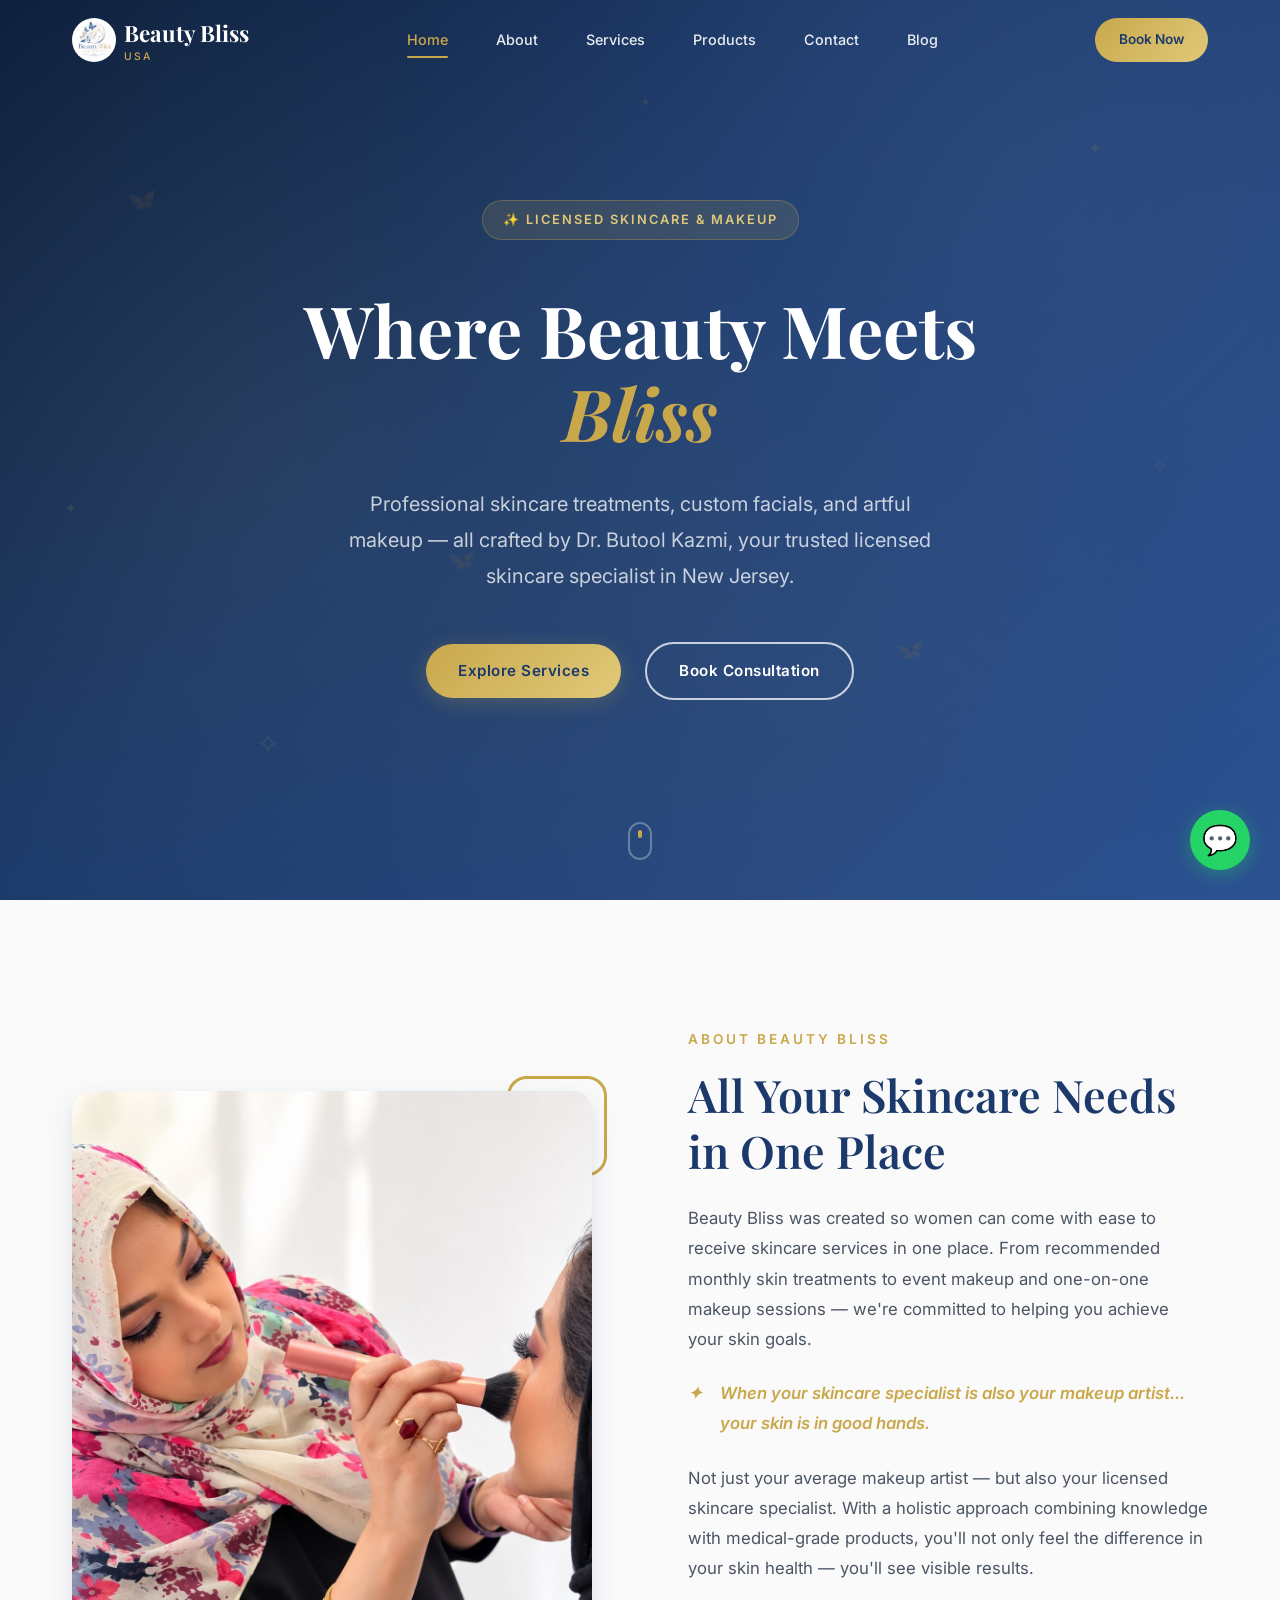
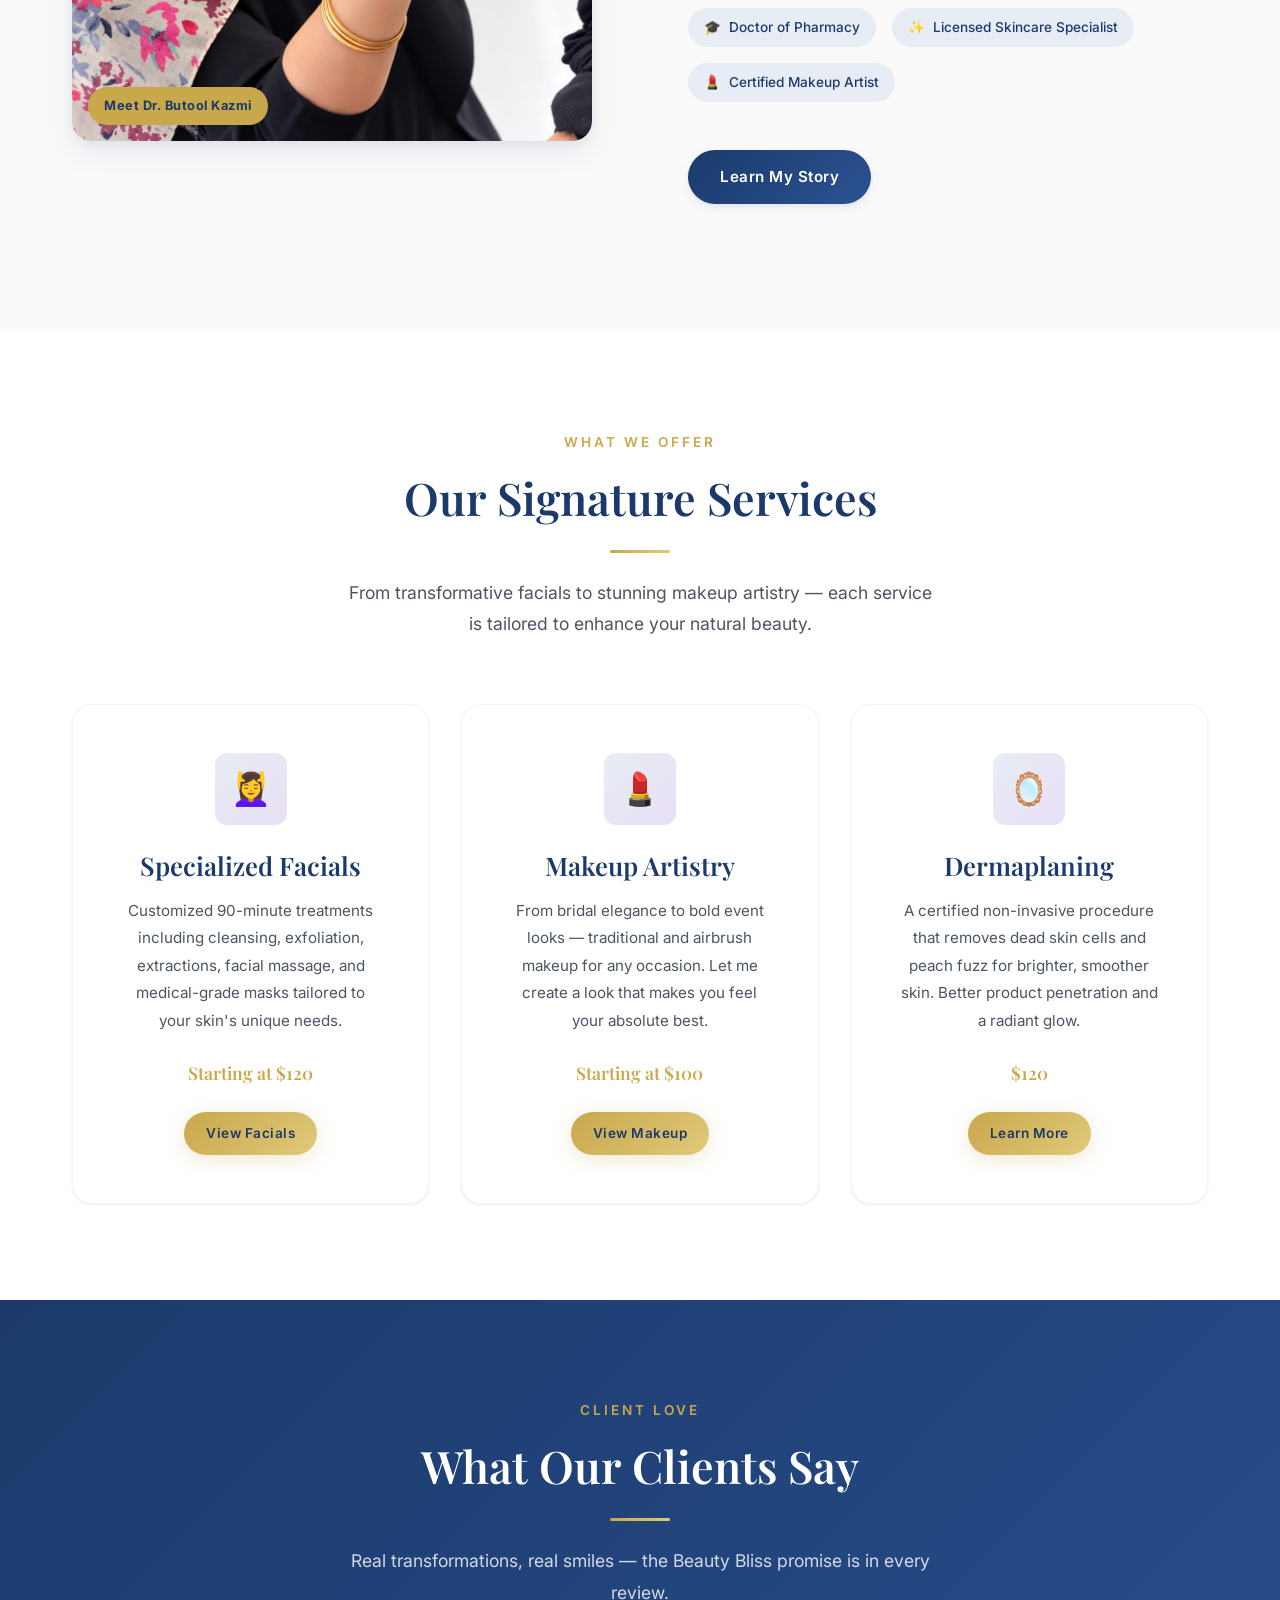
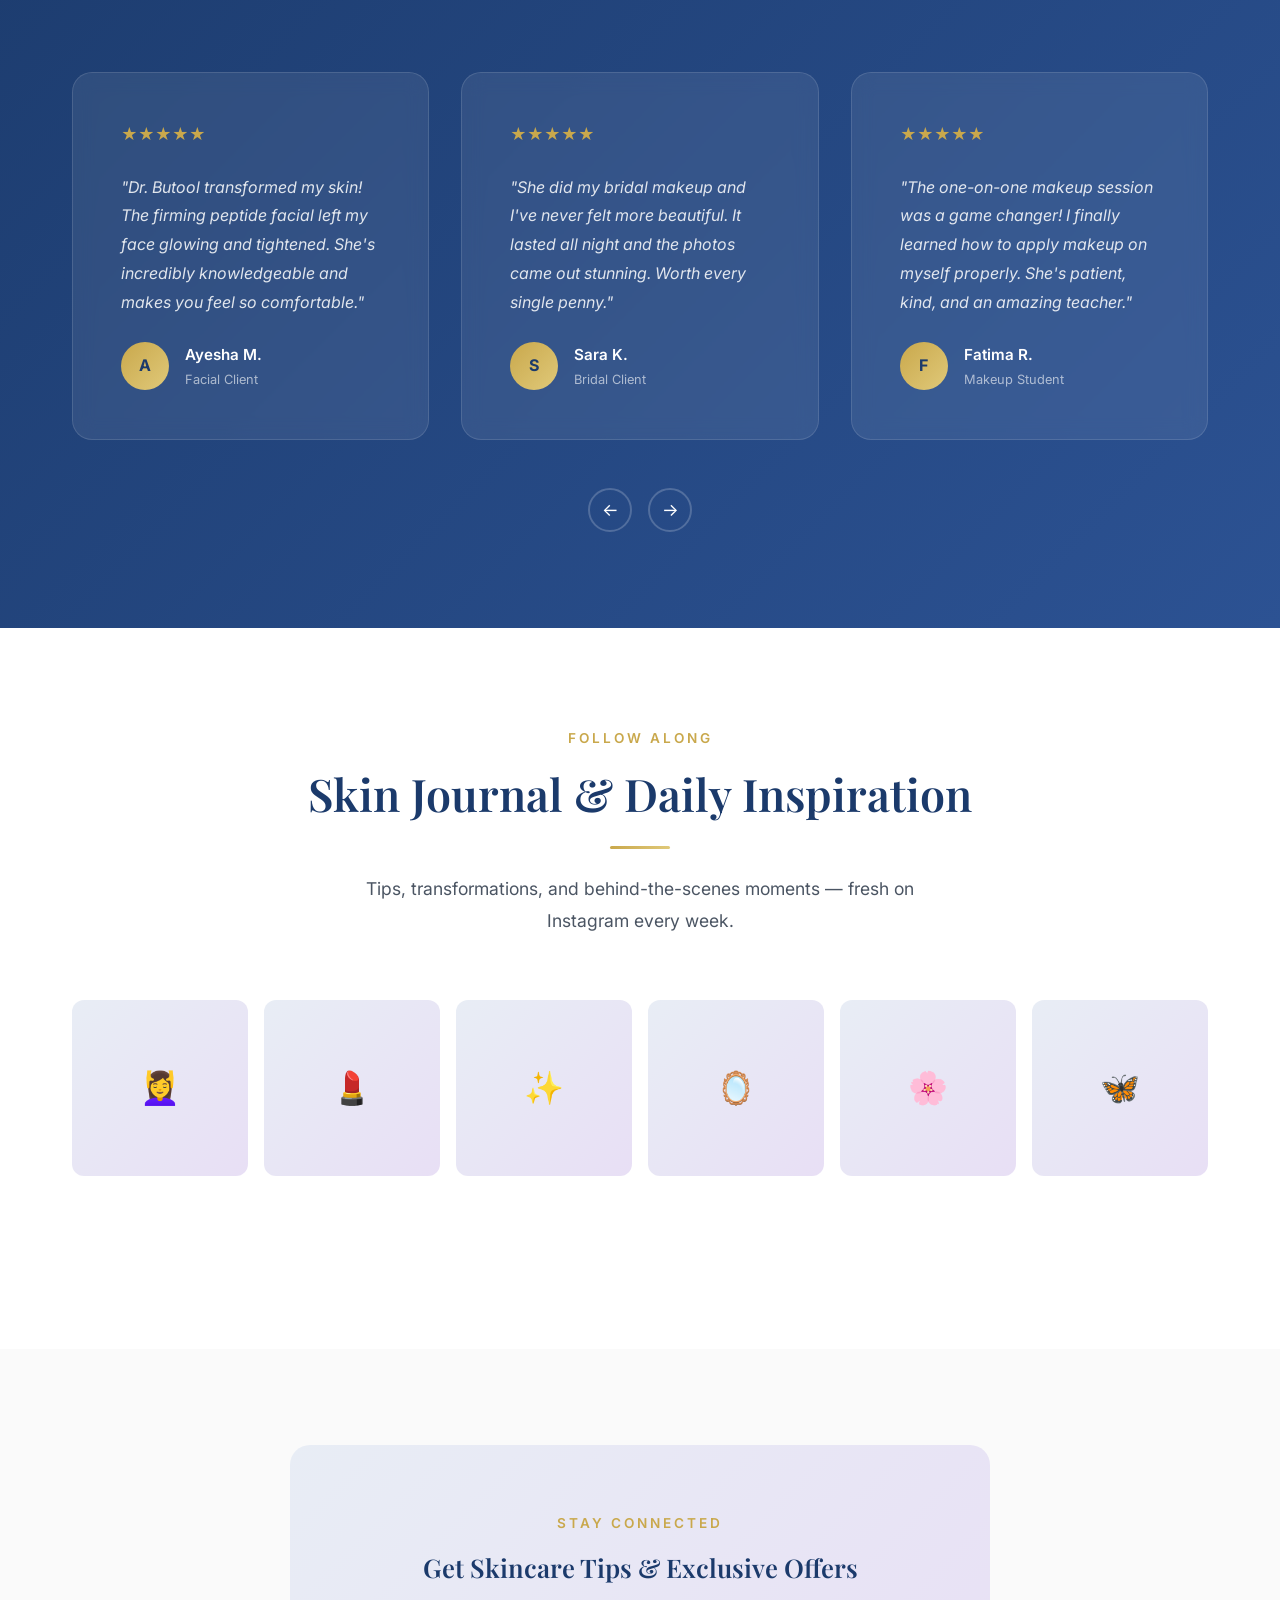
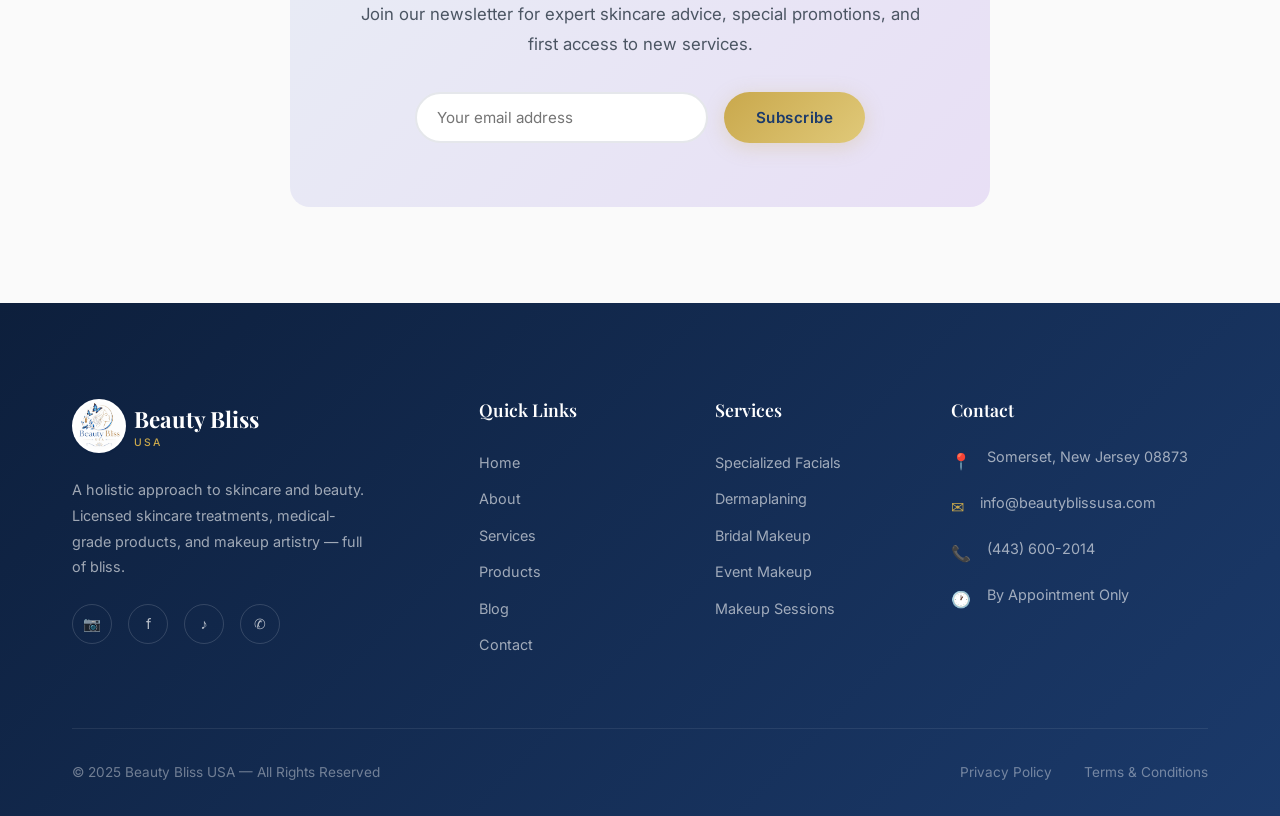
<file: index.html>
<!DOCTYPE html>
<html lang="en">
<head>
  <meta charset="UTF-8">
  <meta name="viewport" content="width=device-width, initial-scale=1.0">
  <title>Beauty Bliss USA — Skincare & Makeup Services in New Jersey</title>
  <meta name="description" content="Beauty Bliss USA offers professional skincare treatments, facials, dermaplaning, bridal makeup, and one-on-one makeup sessions in Somerset, New Jersey.">
  <link rel="stylesheet" href="css/style.css">
  <link rel="icon" href="images/logo.jpeg">
</head>
<body>

  <!-- ========== NAVIGATION ========== -->
  <nav class="nav" id="nav">
    <div class="nav__container">
      <a href="index.html" class="nav__logo">
        <img src="images/logo.jpeg" alt="Beauty Bliss USA logo" class="nav__logo-img">
        <div>
          <span class="nav__logo-text">Beauty Bliss</span>
          <span class="nav__logo-sub">USA</span>
        </div>
      </a>
      <div class="nav__links">
        <a href="index.html" class="nav__link active">Home</a>
        <a href="about.html" class="nav__link">About</a>
        <a href="services.html" class="nav__link">Services</a>
        <a href="products.html" class="nav__link">Products</a>
        <a href="contact.html" class="nav__link">Contact</a>
        <a href="blog.html" class="nav__link">Blog</a>
      </div>
      <a href="contact.html" class="nav__cta">Book Now</a>
      <button class="nav__toggle" aria-label="Menu">
        <span></span><span></span><span></span>
      </button>
    </div>
  </nav>

  <!-- Mobile Menu -->
  <div class="nav__mobile-menu">
    <a href="index.html" class="nav__mobile-link">Home</a>
    <a href="about.html" class="nav__mobile-link">About</a>
    <a href="services.html" class="nav__mobile-link">Services</a>
    <a href="products.html" class="nav__mobile-link">Products</a>
    <a href="contact.html" class="nav__mobile-link">Contact</a>
    <a href="blog.html" class="nav__mobile-link">Blog</a>
    <a href="contact.html" class="btn btn--primary">Book Now</a>
  </div>

  <!-- ========== HERO ========== -->
  <section class="hero" id="home">
    <div class="hero__bg-pattern"></div>
    <div class="hero__particles">
      <span class="hero__particle">🦋</span>
      <span class="hero__particle">✦</span>
      <span class="hero__particle">🦋</span>
      <span class="hero__particle">✧</span>
      <span class="hero__particle">✦</span>
      <span class="hero__particle">🦋</span>
      <span class="hero__particle">✧</span>
      <span class="hero__particle">✦</span>
    </div>
    <div class="hero__content">
      <div class="hero__badge">✨ Licensed Skincare & Makeup</div>
      <h1 class="hero__title">Where Beauty Meets <em>Bliss</em></h1>
      <p class="hero__subtitle">Professional skincare treatments, custom facials, and artful makeup — all crafted by Dr. Butool Kazmi, your trusted licensed skincare specialist in New Jersey.</p>
      <div class="hero__actions">
        <a href="services.html" class="btn btn--primary">Explore Services</a>
        <a href="contact.html" class="btn btn--outline">Book Consultation</a>
      </div>
    </div>
    <div class="hero__scroll-indicator"><span></span></div>
  </section>

  <!-- ========== ABOUT PREVIEW ========== -->
  <section class="section" id="about-preview">
    <div class="container">
      <div class="about-preview">
        <div class="about-preview__image-wrapper reveal reveal--left">
          <div class="about-preview__image">
            <img src="images/owner-makeup.jpeg" alt="Dr. Butool Kazmi, founder of Beauty Bliss USA, giving a client her signature glow">
            <span class="about-preview__image-badge">Meet Dr. Butool Kazmi</span>
          </div>
          <div class="about-preview__image-accent"></div>
        </div>
        <div class="about-preview__content reveal reveal--right">
          <div class="about-preview__label">About Beauty Bliss</div>
          <h2>All Your Skincare Needs in One Place</h2>
          <p>Beauty Bliss was created so women can come with ease to receive skincare services in one place. From recommended monthly skin treatments to event makeup and one-on-one makeup sessions — we're committed to helping you achieve your skin goals.</p>
          <p class="about-preview__tagline">When your skincare specialist is also your makeup artist... your skin is in good hands.</p>
          <p>Not just your average makeup artist — but also your licensed skincare specialist. With a holistic approach combining knowledge with medical-grade products, you'll not only feel the difference in your skin health — you'll see visible results.</p>
          <div class="about-preview__credentials">
            <span class="about-preview__credential"><span class="icon">🎓</span> Doctor of Pharmacy</span>
            <span class="about-preview__credential"><span class="icon">✨</span> Licensed Skincare Specialist</span>
            <span class="about-preview__credential"><span class="icon">💄</span> Certified Makeup Artist</span>
          </div>
          <a href="about.html" class="btn btn--blue">Learn My Story</a>
        </div>
      </div>
    </div>
  </section>

  <!-- ========== SERVICES PREVIEW ========== -->
  <section class="section section--alt" id="services-preview">
    <div class="container">
      <div class="section-header reveal">
        <span class="section-header__label">What We Offer</span>
        <h2>Our Signature Services</h2>
        <span class="accent-line"></span>
        <p>From transformative facials to stunning makeup artistry — each service is tailored to enhance your natural beauty.</p>
      </div>
      <div class="services-grid">
        <div class="service-card reveal delay-1">
          <div class="service-card__icon">💆‍♀️</div>
          <h3>Specialized Facials</h3>
          <p>Customized 90-minute treatments including cleansing, exfoliation, extractions, facial massage, and medical-grade masks tailored to your skin's unique needs.</p>
          <div class="service-card__price">Starting at $120</div>
          <a href="services.html" class="btn btn--primary btn--sm">View Facials</a>
        </div>
        <div class="service-card reveal delay-2">
          <div class="service-card__icon">💄</div>
          <h3>Makeup Artistry</h3>
          <p>From bridal elegance to bold event looks — traditional and airbrush makeup for any occasion. Let me create a look that makes you feel your absolute best.</p>
          <div class="service-card__price">Starting at $100</div>
          <a href="services.html" class="btn btn--primary btn--sm">View Makeup</a>
        </div>
        <div class="service-card reveal delay-3">
          <div class="service-card__icon">🪞</div>
          <h3>Dermaplaning</h3>
          <p>A certified non-invasive procedure that removes dead skin cells and peach fuzz for brighter, smoother skin. Better product penetration and a radiant glow.</p>
          <div class="service-card__price">$120</div>
          <a href="services.html" class="btn btn--primary btn--sm">Learn More</a>
        </div>
      </div>
    </div>
  </section>

  <!-- ========== TESTIMONIALS ========== -->
  <section class="section section--blue" id="testimonials">
    <div class="container">
      <div class="section-header reveal">
        <span class="section-header__label">Client Love</span>
        <h2>What Our Clients Say</h2>
        <span class="accent-line"></span>
        <p>Real transformations, real smiles — the Beauty Bliss promise is in every review.</p>
      </div>
      <div class="testimonials__wrapper reveal">
        <div class="testimonials__track">
          <div class="testimonial-card">
            <div class="testimonial-card__stars">★★★★★</div>
            <p class="testimonial-card__text">"Dr. Butool transformed my skin! The firming peptide facial left my face glowing and tightened. She's incredibly knowledgeable and makes you feel so comfortable."</p>
            <div class="testimonial-card__author">
              <div class="testimonial-card__avatar">A</div>
              <div>
                <p class="testimonial-card__name">Ayesha M.</p>
                <p class="testimonial-card__role">Facial Client</p>
              </div>
            </div>
          </div>
          <div class="testimonial-card">
            <div class="testimonial-card__stars">★★★★★</div>
            <p class="testimonial-card__text">"She did my bridal makeup and I've never felt more beautiful. It lasted all night and the photos came out stunning. Worth every single penny."</p>
            <div class="testimonial-card__author">
              <div class="testimonial-card__avatar">S</div>
              <div>
                <p class="testimonial-card__name">Sara K.</p>
                <p class="testimonial-card__role">Bridal Client</p>
              </div>
            </div>
          </div>
          <div class="testimonial-card">
            <div class="testimonial-card__stars">★★★★★</div>
            <p class="testimonial-card__text">"The one-on-one makeup session was a game changer! I finally learned how to apply makeup on myself properly. She's patient, kind, and an amazing teacher."</p>
            <div class="testimonial-card__author">
              <div class="testimonial-card__avatar">F</div>
              <div>
                <p class="testimonial-card__name">Fatima R.</p>
                <p class="testimonial-card__role">Makeup Student</p>
              </div>
            </div>
          </div>
          <div class="testimonial-card">
            <div class="testimonial-card__stars">★★★★★</div>
            <p class="testimonial-card__text">"I've struggled with acne-prone skin for years. Her oxygenated Rx facial is the only thing that's actually worked. My confidence is back!"</p>
            <div class="testimonial-card__author">
              <div class="testimonial-card__avatar">H</div>
              <div>
                <p class="testimonial-card__name">Hina B.</p>
                <p class="testimonial-card__role">Skincare Client</p>
              </div>
            </div>
          </div>
          <div class="testimonial-card">
            <div class="testimonial-card__stars">★★★★★</div>
            <p class="testimonial-card__text">"Absolute professional. From the consultation to the final look, everything was perfection. She listens to what you want and delivers beyond expectations."</p>
            <div class="testimonial-card__author">
              <div class="testimonial-card__avatar">N</div>
              <div>
                <p class="testimonial-card__name">Nadia T.</p>
                <p class="testimonial-card__role">Event Makeup Client</p>
              </div>
            </div>
          </div>
          <div class="testimonial-card">
            <div class="testimonial-card__stars">★★★★★</div>
            <p class="testimonial-card__text">"Dermaplaning was gentle and effective. My skin has never looked smoother and makeup applies like a dream now. Highly recommend!"</p>
            <div class="testimonial-card__author">
              <div class="testimonial-card__avatar">M</div>
              <div>
                <p class="testimonial-card__name">Mariam J.</p>
                <p class="testimonial-card__role">Dermaplaning Client</p>
              </div>
            </div>
          </div>
        </div>
      </div>
      <div class="testimonials__nav reveal">
        <button class="testimonials__nav-btn testimonials__prev" aria-label="Previous">←</button>
        <button class="testimonials__nav-btn testimonials__next" aria-label="Next">→</button>
      </div>
    </div>
  </section>
<!-- ========== INSTAGRAM FEED ========== -->
  <section class="section section--alt" id="instagram">
    <div class="container">
      <div class="section-header reveal">
        <span class="section-header__label">Follow Along</span>
        <h2>Skin Journal & Daily Inspiration</h2>
        <span class="accent-line"></span>
        <p>Tips, transformations, and behind-the-scenes moments — fresh on Instagram every week.</p>
      </div>
      <div class="instagram-grid">
        <a href="https://www.instagram.com/beauty_bliss_usa/" target="_blank" rel="noopener" class="instagram-item reveal delay-1">💆‍♀️</a>
        <a href="https://www.instagram.com/beauty_bliss_usa/" target="_blank" rel="noopener" class="instagram-item reveal delay-2">💄</a>
        <a href="https://www.instagram.com/beauty_bliss_usa/" target="_blank" rel="noopener" class="instagram-item reveal delay-3">✨</a>
        <a href="https://www.instagram.com/beauty_bliss_usa/" target="_blank" rel="noopener" class="instagram-item reveal delay-4">🪞</a>
        <a href="https://www.instagram.com/beauty_bliss_usa/" target="_blank" rel="noopener" class="instagram-item reveal delay-5">🌸</a>
        <a href="https://www.instagram.com/beauty_bliss_usa/" target="_blank" rel="noopener" class="instagram-item reveal delay-6">🦋</a>
      </div>
      <p class="instagram-handle reveal">Follow us on Instagram — <a href="https://www.instagram.com/beauty_bliss_usa/" target="_blank" rel="noopener">@beauty_bliss_usa</a></p>
    </div>
  </section>

  <!-- ========== NEWSLETTER ========== -->
  <section class="section" id="newsletter">
    <div class="container">
      <div class="newsletter reveal">
        <span class="section-header__label">Stay Connected</span>
        <h3>Get Skincare Tips & Exclusive Offers</h3>
        <p>Join our newsletter for expert skincare advice, special promotions, and first access to new services.</p>
        <form class="newsletter__form" action="#" method="post">
          <input type="email" class="newsletter__input" placeholder="Your email address" required aria-label="Email address">
          <button type="submit" class="btn btn--primary">Subscribe</button>
        </form>
      </div>
    </div>
  </section>

  <!-- ========== FOOTER ========== -->
  <footer class="footer">
    <div class="container">
      <div class="footer__grid">
        <div>
          <a href="index.html" class="nav__logo">
            <img src="images/logo.jpeg" alt="Beauty Bliss USA logo" class="nav__logo-img">
            <div>
              <span class="nav__logo-text">Beauty Bliss</span>
              <span class="nav__logo-sub">USA</span>
            </div>
          </a>
          <p class="footer__brand-text">A holistic approach to skincare and beauty. Licensed skincare treatments, medical-grade products, and makeup artistry — full of bliss.</p>
          <div class="footer__social">
            <a href="https://www.instagram.com/beauty_bliss_usa/" target="_blank" rel="noopener" class="footer__social-link" aria-label="Instagram">📷</a>
            <a href="https://www.facebook.com/" target="_blank" rel="noopener" class="footer__social-link" aria-label="Facebook">f</a>
            <a href="https://www.tiktok.com/" target="_blank" rel="noopener" class="footer__social-link" aria-label="TikTok">♪</a>
            <a href="https://wa.me/14436002014" target="_blank" rel="noopener" class="footer__social-link" aria-label="WhatsApp">✆</a>
          </div>
        </div>
        <div>
          <h4 class="footer__heading">Quick Links</h4>
          <a href="index.html" class="footer__link">Home</a>
          <a href="about.html" class="footer__link">About</a>
          <a href="services.html" class="footer__link">Services</a>
          <a href="products.html" class="footer__link">Products</a>
          <a href="blog.html" class="footer__link">Blog</a>
          <a href="contact.html" class="footer__link">Contact</a>
        </div>
        <div>
          <h4 class="footer__heading">Services</h4>
          <a href="services.html" class="footer__link">Specialized Facials</a>
          <a href="services.html" class="footer__link">Dermaplaning</a>
          <a href="services.html" class="footer__link">Bridal Makeup</a>
          <a href="services.html" class="footer__link">Event Makeup</a>
          <a href="services.html" class="footer__link">Makeup Sessions</a>
        </div>
        <div>
          <h4 class="footer__heading">Contact</h4>
          <div class="footer__contact-item">
            <span class="icon">📍</span>
            <span>Somerset, New Jersey 08873</span>
          </div>
          <div class="footer__contact-item">
            <span class="icon">✉</span>
            <span>info@beautyblissusa.com</span>
          </div>
          <div class="footer__contact-item">
            <span class="icon">📞</span>
            <span>(443) 600-2014</span>
          </div>
          <div class="footer__contact-item">
            <span class="icon">🕐</span>
            <span>By Appointment Only</span>
          </div>
        </div>
      </div>
      <div class="footer__bottom">
        <span>© 2025 Beauty Bliss USA — All Rights Reserved</span>
        <div class="footer__bottom-links">
          <a href="#">Privacy Policy</a>
          <a href="#">Terms & Conditions</a>
        </div>
      </div>
    </div>
  </footer>

  <!-- ========== WHATSAPP FLOAT ========== -->
  <a href="https://wa.me/14436002014" target="_blank" rel="noopener" class="whatsapp-float" aria-label="Chat on WhatsApp">💬</a>

  <script src="js/main.js"></script>
</body>
</html>
</file>
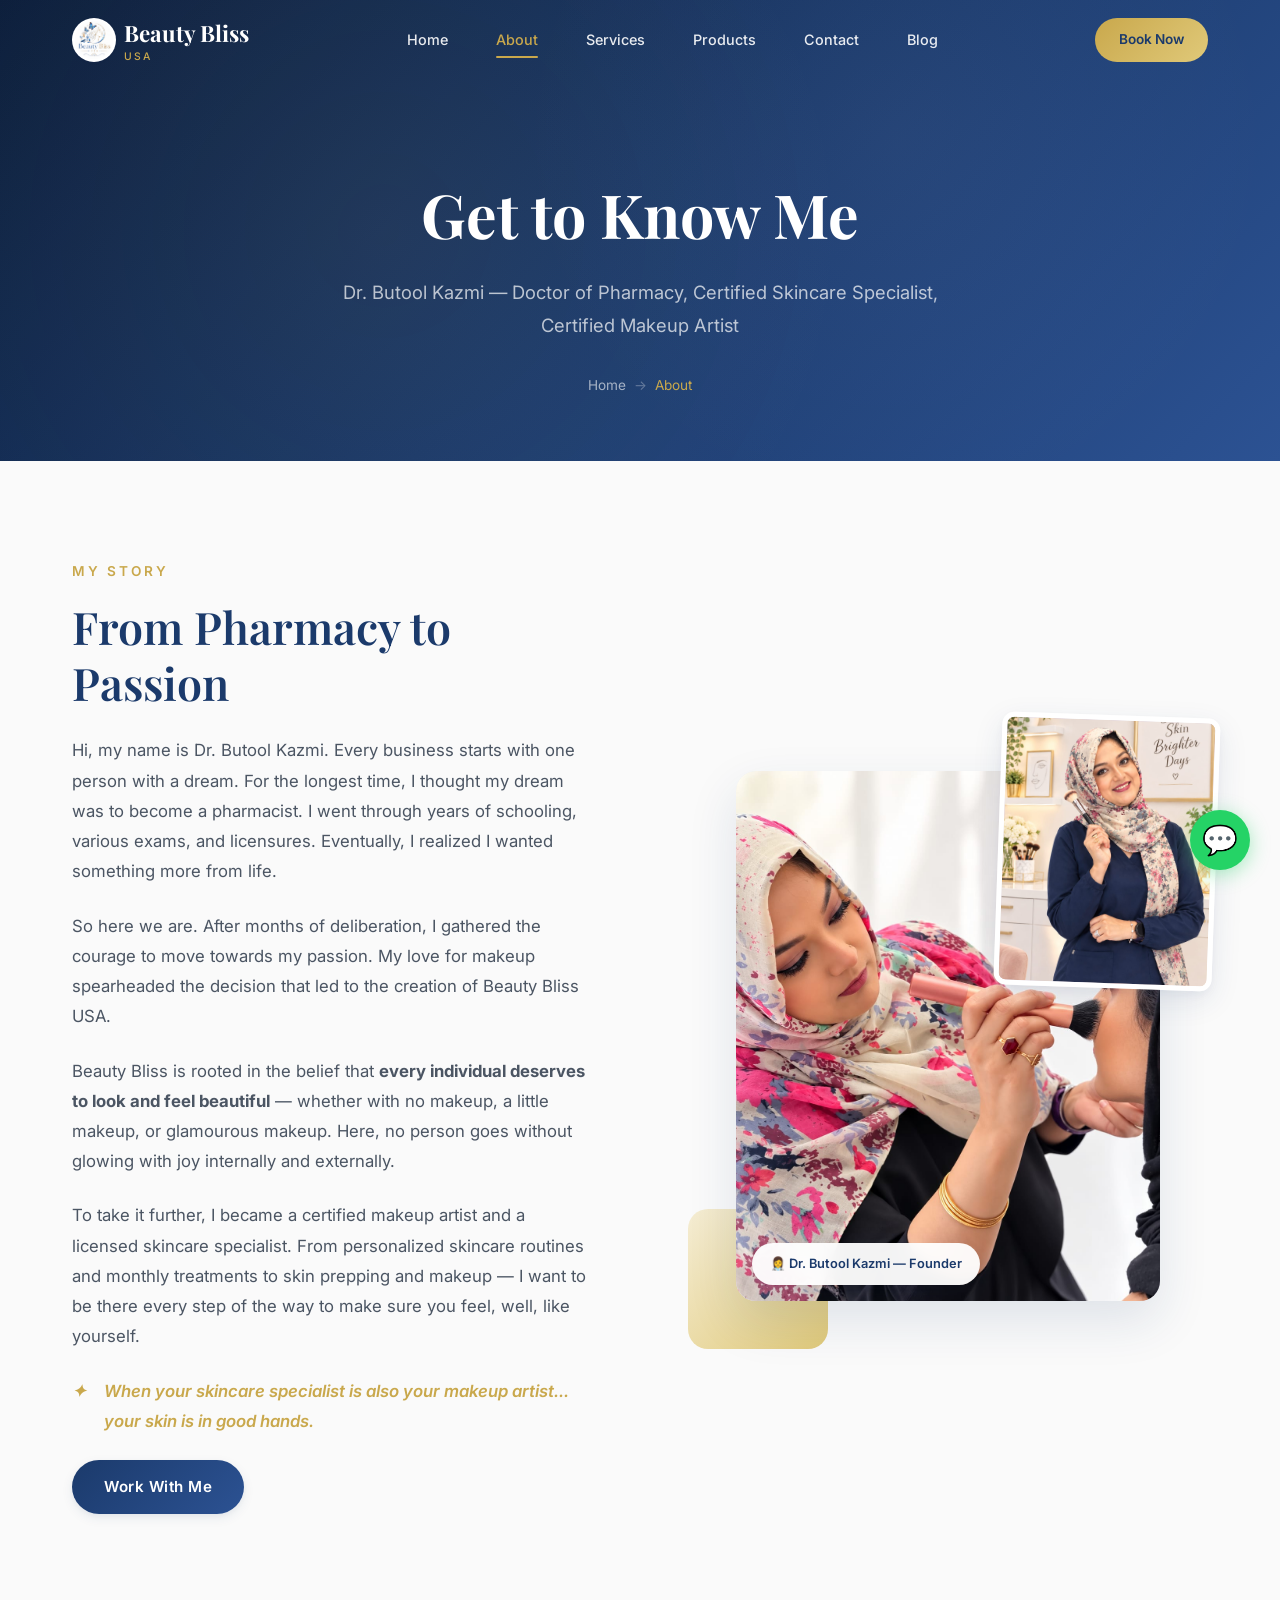
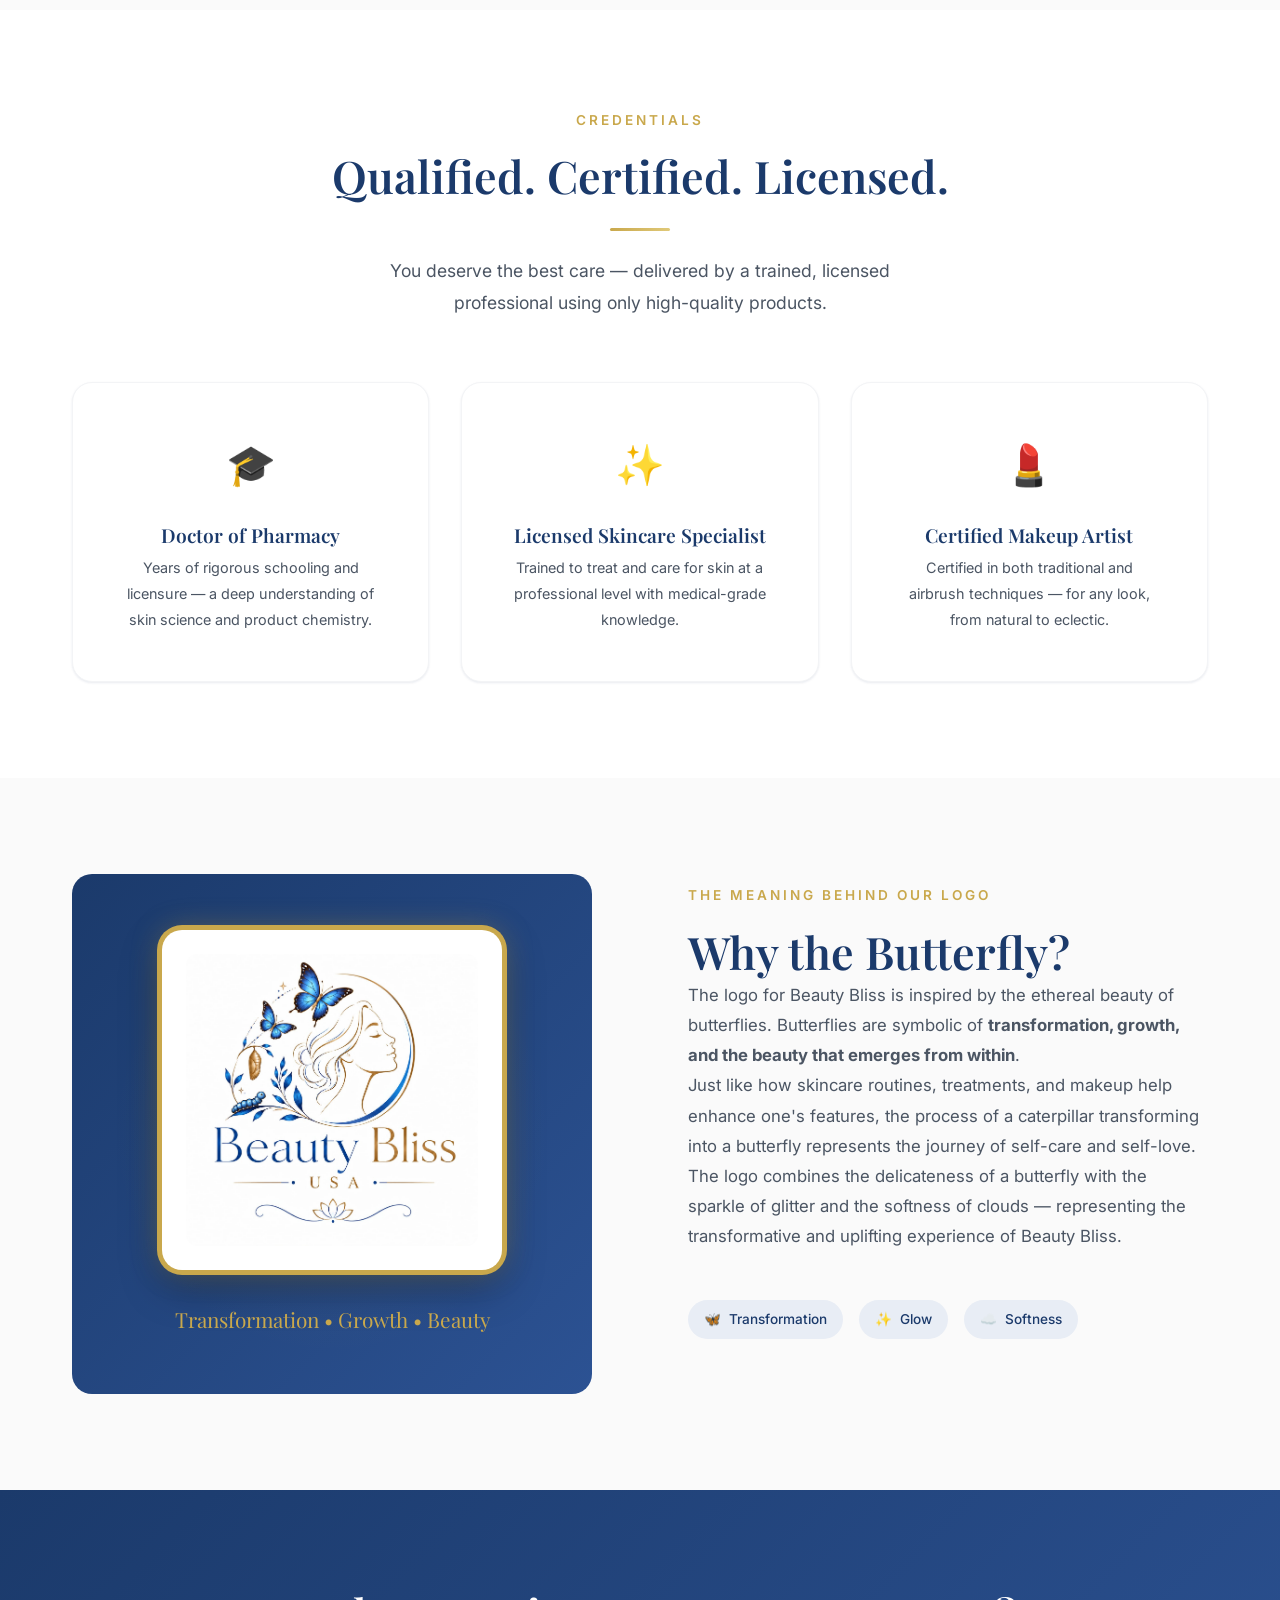
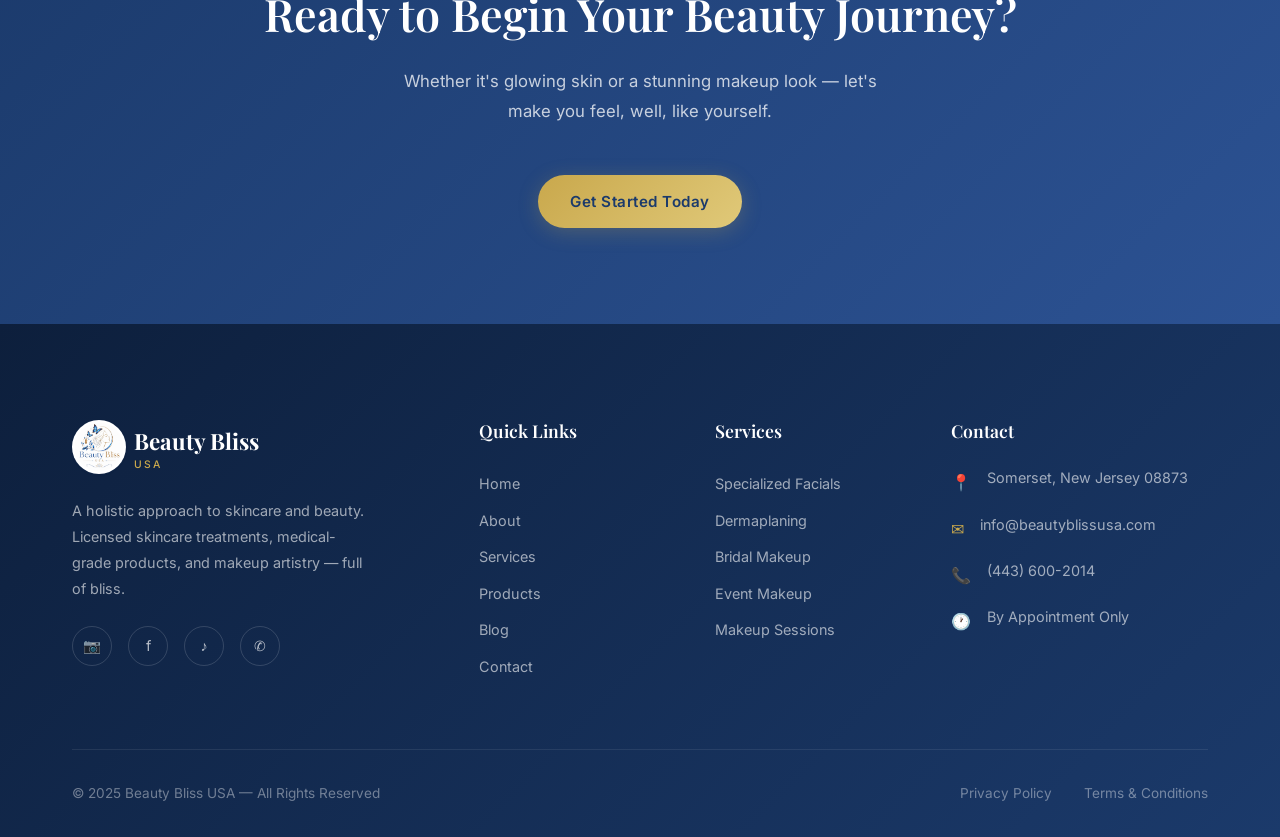
<file: about.html>
<!DOCTYPE html>
<html lang="en">
<head>
  <meta charset="UTF-8">
  <meta name="viewport" content="width=device-width, initial-scale=1.0">
  <title>About — Beauty Bliss USA | Dr. Butool Kazmi</title>
  <meta name="description" content="Meet Dr. Butool Kazmi, PharmD — licensed skincare specialist and certified makeup artist, founder of Beauty Bliss USA in Somerset, New Jersey.">
  <link rel="stylesheet" href="css/style.css">
  <link rel="icon" href="images/logo.jpeg">
</head>
<body>

  <!-- ========== NAVIGATION ========== -->
  <nav class="nav">
    <div class="nav__container">
      <a href="index.html" class="nav__logo">
        <img src="images/logo.jpeg" alt="Beauty Bliss USA logo" class="nav__logo-img">
        <div>
          <span class="nav__logo-text">Beauty Bliss</span>
          <span class="nav__logo-sub">USA</span>
        </div>
      </a>
      <div class="nav__links">
        <a href="index.html" class="nav__link">Home</a>
        <a href="about.html" class="nav__link active">About</a>
        <a href="services.html" class="nav__link">Services</a>
        <a href="products.html" class="nav__link">Products</a>
        <a href="contact.html" class="nav__link">Contact</a>
        <a href="blog.html" class="nav__link">Blog</a>
      </div>
      <a href="contact.html" class="nav__cta">Book Now</a>
      <button class="nav__toggle" aria-label="Menu">
        <span></span><span></span><span></span>
      </button>
    </div>
  </nav>

  <!-- Mobile Menu -->
  <div class="nav__mobile-menu">
    <a href="index.html" class="nav__mobile-link">Home</a>
    <a href="about.html" class="nav__mobile-link">About</a>
    <a href="services.html" class="nav__mobile-link">Services</a>
    <a href="products.html" class="nav__mobile-link">Products</a>
    <a href="contact.html" class="nav__mobile-link">Contact</a>
    <a href="blog.html" class="nav__mobile-link">Blog</a>
    <a href="contact.html" class="btn btn--primary">Book Now</a>
  </div>

  <!-- ========== PAGE HERO ========== -->
  <section class="page-hero">
    <div class="page-hero__bg"></div>
    <h1>Get to Know Me</h1>
    <p>Dr. Butool Kazmi — Doctor of Pharmacy, Certified Skincare Specialist, Certified Makeup Artist</p>
    <div class="breadcrumb">
      <a href="index.html">Home</a>
      <span class="sep">→</span>
      <span class="current">About</span>
    </div>
  </section>

  <!-- ========== ABOUT STORY ========== -->
  <section class="section" id="story">
    <div class="container">
      <div class="about-story">
        <div class="about-story__content reveal reveal--left">
          <div class="section-header__label">My Story</div>
          <h2>From Pharmacy to Passion</h2>
          <p>Hi, my name is Dr. Butool Kazmi. Every business starts with one person with a dream. For the longest time, I thought my dream was to become a pharmacist. I went through years of schooling, various exams, and licensures. Eventually, I realized I wanted something more from life.</p>
          <p>So here we are. After months of deliberation, I gathered the courage to move towards my passion. My love for makeup spearheaded the decision that led to the creation of Beauty Bliss USA.</p>
          <p>Beauty Bliss is rooted in the belief that <strong>every individual deserves to look and feel beautiful</strong> — whether with no makeup, a little makeup, or glamourous makeup. Here, no person goes without glowing with joy internally and externally.</p>
          <p>To take it further, I became a certified makeup artist and a licensed skincare specialist. From personalized skincare routines and monthly treatments to skin prepping and makeup — I want to be there every step of the way to make sure you feel, well, like yourself.</p>
          <p class="about-preview__tagline">When your skincare specialist is also your makeup artist... your skin is in good hands.</p>
          <a href="contact.html" class="btn btn--blue">Work With Me</a>
        </div>
        <div class="about-story__media reveal reveal--right">
          <div class="about-story__image-main">
            <img src="images/owner-makeup.jpeg" alt="Dr. Butool Kazmi, owner of Beauty Bliss USA, applying makeup to a client">
            <span class="about-story__badge">👩‍⚕️ Dr. Butool Kazmi — Founder</span>
          </div>
          <div class="about-story__image-second">
            <img src="images/owner-portrait.jpeg" alt="Dr. Butool Kazmi, founder of Beauty Bliss USA — a signature beauty look">
          </div>
        </div>
      </div>
    </div>
  </section>

  <!-- ========== CREDENTIALS ========== -->
  <section class="section section--alt" id="credentials">
    <div class="container">
      <div class="section-header reveal">
        <span class="section-header__label">Credentials</span>
        <h2>Qualified. Certified. Licensed.</h2>
        <span class="accent-line"></span>
        <p>You deserve the best care — delivered by a trained, licensed professional using only high-quality products.</p>
      </div>
      <div class="credentials-grid">
        <div class="credential-card reveal delay-1">
          <div class="credential-card__icon">🎓</div>
          <h4>Doctor of Pharmacy</h4>
          <p>Years of rigorous schooling and licensure — a deep understanding of skin science and product chemistry.</p>
        </div>
        <div class="credential-card reveal delay-2">
          <div class="credential-card__icon">✨</div>
          <h4>Licensed Skincare Specialist</h4>
          <p>Trained to treat and care for skin at a professional level with medical-grade knowledge.</p>
        </div>
        <div class="credential-card reveal delay-3">
          <div class="credential-card__icon">💄</div>
          <h4>Certified Makeup Artist</h4>
          <p>Certified in both traditional and airbrush techniques — for any look, from natural to eclectic.</p>
        </div>
      </div>
    </div>
  </section>

  <!-- ========== BRAND STORY ========== -->
  <section class="section" id="brand-story">
    <div class="container">
      <div class="brand-story">
        <div class="brand-story__visual reveal reveal--left">
          <div class="brand-story__logo">
            <img src="images/logo.jpeg" alt="Beauty Bliss USA butterfly logo">
          </div>
          <div class="brand-story__visual-text">Transformation • Growth • Beauty</div>
        </div>
        <div class="reveal reveal--right">
          <div class="section-header__label">The Meaning Behind Our Logo</div>
          <h2>Why the Butterfly?</h2>
          <p>The logo for Beauty Bliss is inspired by the ethereal beauty of butterflies. Butterflies are symbolic of <strong>transformation, growth, and the beauty that emerges from within</strong>.</p>
          <p>Just like how skincare routines, treatments, and makeup help enhance one's features, the process of a caterpillar transforming into a butterfly represents the journey of self-care and self-love.</p>
          <p>The logo combines the delicateness of a butterfly with the sparkle of glitter and the softness of clouds — representing the transformative and uplifting experience of Beauty Bliss.</p>
          <div class="about-preview__credentials" style="margin-top: var(--space-2xl);">
            <span class="about-preview__credential"><span class="icon">🦋</span> Transformation</span>
            <span class="about-preview__credential"><span class="icon">✨</span> Glow</span>
            <span class="about-preview__credential"><span class="icon">☁️</span> Softness</span>
          </div>
        </div>
      </div>
    </div>
  </section>

  <!-- ========== CTA BANNER ========== -->
  <section class="section section--blue">
    <div class="container text-center">
      <div class="reveal">
        <h2 style="color: var(--white); margin-bottom: var(--space-lg);">Ready to Begin Your Beauty Journey?</h2>
        <p style="color: rgba(255,255,255,0.75); max-width: 500px; margin: 0 auto var(--space-2xl);">Whether it's glowing skin or a stunning makeup look — let's make you feel, well, like yourself.</p>
        <a href="contact.html" class="btn btn--primary">Get Started Today</a>
      </div>
    </div>
  </section>

  <!-- ========== FOOTER ========== -->
  <footer class="footer">
    <div class="container">
      <div class="footer__grid">
        <div>
          <a href="index.html" class="nav__logo">
            <img src="images/logo.jpeg" alt="Beauty Bliss USA logo" class="nav__logo-img">
            <div>
              <span class="nav__logo-text">Beauty Bliss</span>
              <span class="nav__logo-sub">USA</span>
            </div>
          </a>
          <p class="footer__brand-text">A holistic approach to skincare and beauty. Licensed skincare treatments, medical-grade products, and makeup artistry — full of bliss.</p>
          <div class="footer__social">
            <a href="https://www.instagram.com/beauty_bliss_usa/" target="_blank" rel="noopener" class="footer__social-link" aria-label="Instagram">📷</a>
            <a href="https://www.facebook.com/" target="_blank" rel="noopener" class="footer__social-link" aria-label="Facebook">f</a>
            <a href="https://www.tiktok.com/" target="_blank" rel="noopener" class="footer__social-link" aria-label="TikTok">♪</a>
            <a href="https://wa.me/14436002014" target="_blank" rel="noopener" class="footer__social-link" aria-label="WhatsApp">✆</a>
          </div>
        </div>
        <div>
          <h4 class="footer__heading">Quick Links</h4>
          <a href="index.html" class="footer__link">Home</a>
          <a href="about.html" class="footer__link">About</a>
          <a href="services.html" class="footer__link">Services</a>
          <a href="products.html" class="footer__link">Products</a>
          <a href="blog.html" class="footer__link">Blog</a>
          <a href="contact.html" class="footer__link">Contact</a>
        </div>
        <div>
          <h4 class="footer__heading">Services</h4>
          <a href="services.html" class="footer__link">Specialized Facials</a>
          <a href="services.html" class="footer__link">Dermaplaning</a>
          <a href="services.html" class="footer__link">Bridal Makeup</a>
          <a href="services.html" class="footer__link">Event Makeup</a>
          <a href="services.html" class="footer__link">Makeup Sessions</a>
        </div>
        <div>
          <h4 class="footer__heading">Contact</h4>
          <div class="footer__contact-item">
            <span class="icon">📍</span>
            <span>Somerset, New Jersey 08873</span>
          </div>
          <div class="footer__contact-item">
            <span class="icon">✉</span>
            <span>info@beautyblissusa.com</span>
          </div>
          <div class="footer__contact-item">
            <span class="icon">📞</span>
            <span>(443) 600-2014</span>
          </div>
          <div class="footer__contact-item">
            <span class="icon">🕐</span>
            <span>By Appointment Only</span>
          </div>
        </div>
      </div>
      <div class="footer__bottom">
        <span>© 2025 Beauty Bliss USA — All Rights Reserved</span>
        <div class="footer__bottom-links">
          <a href="#">Privacy Policy</a>
          <a href="#">Terms & Conditions</a>
        </div>
      </div>
    </div>
  </footer>

  <!-- ========== WHATSAPP FLOAT ========== -->
  <a href="https://wa.me/14436002014" target="_blank" rel="noopener" class="whatsapp-float" aria-label="Chat on WhatsApp">💬</a>

  <script src="js/main.js"></script>
</body>
</html>
</file>
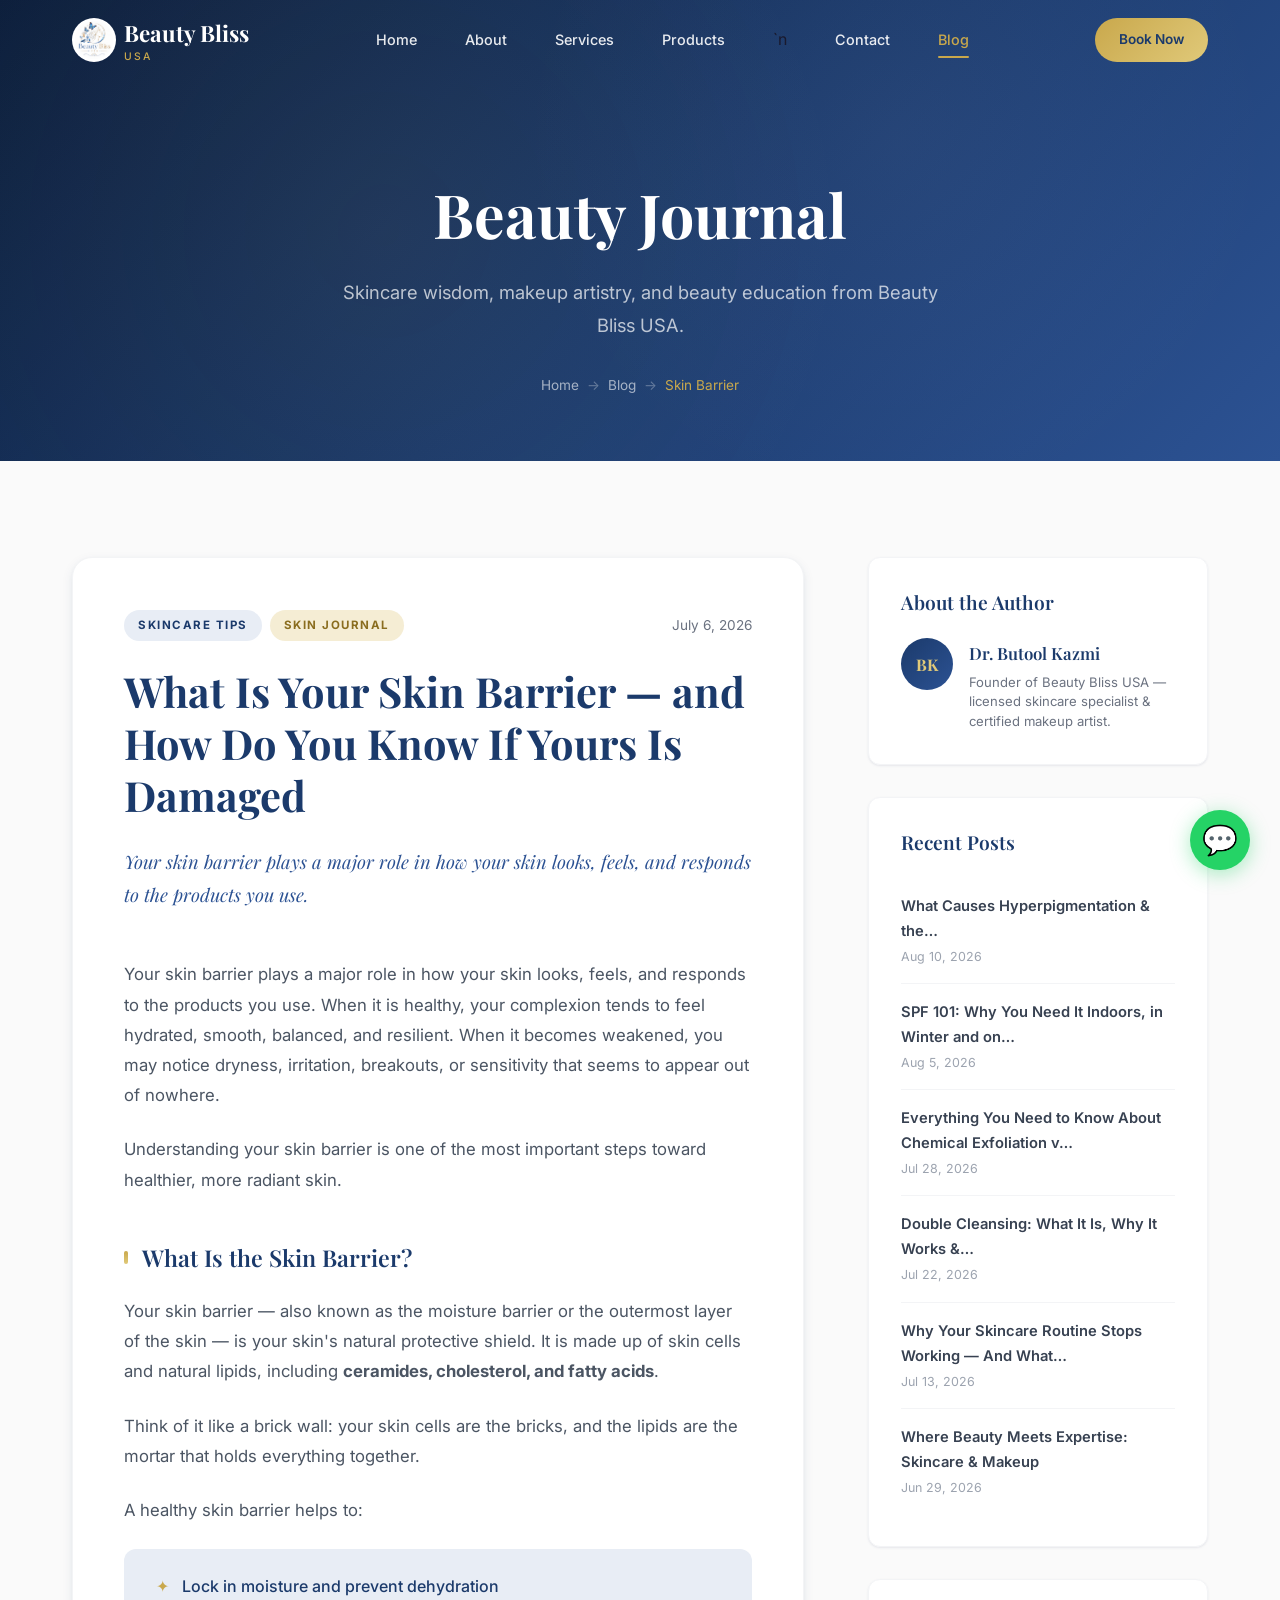
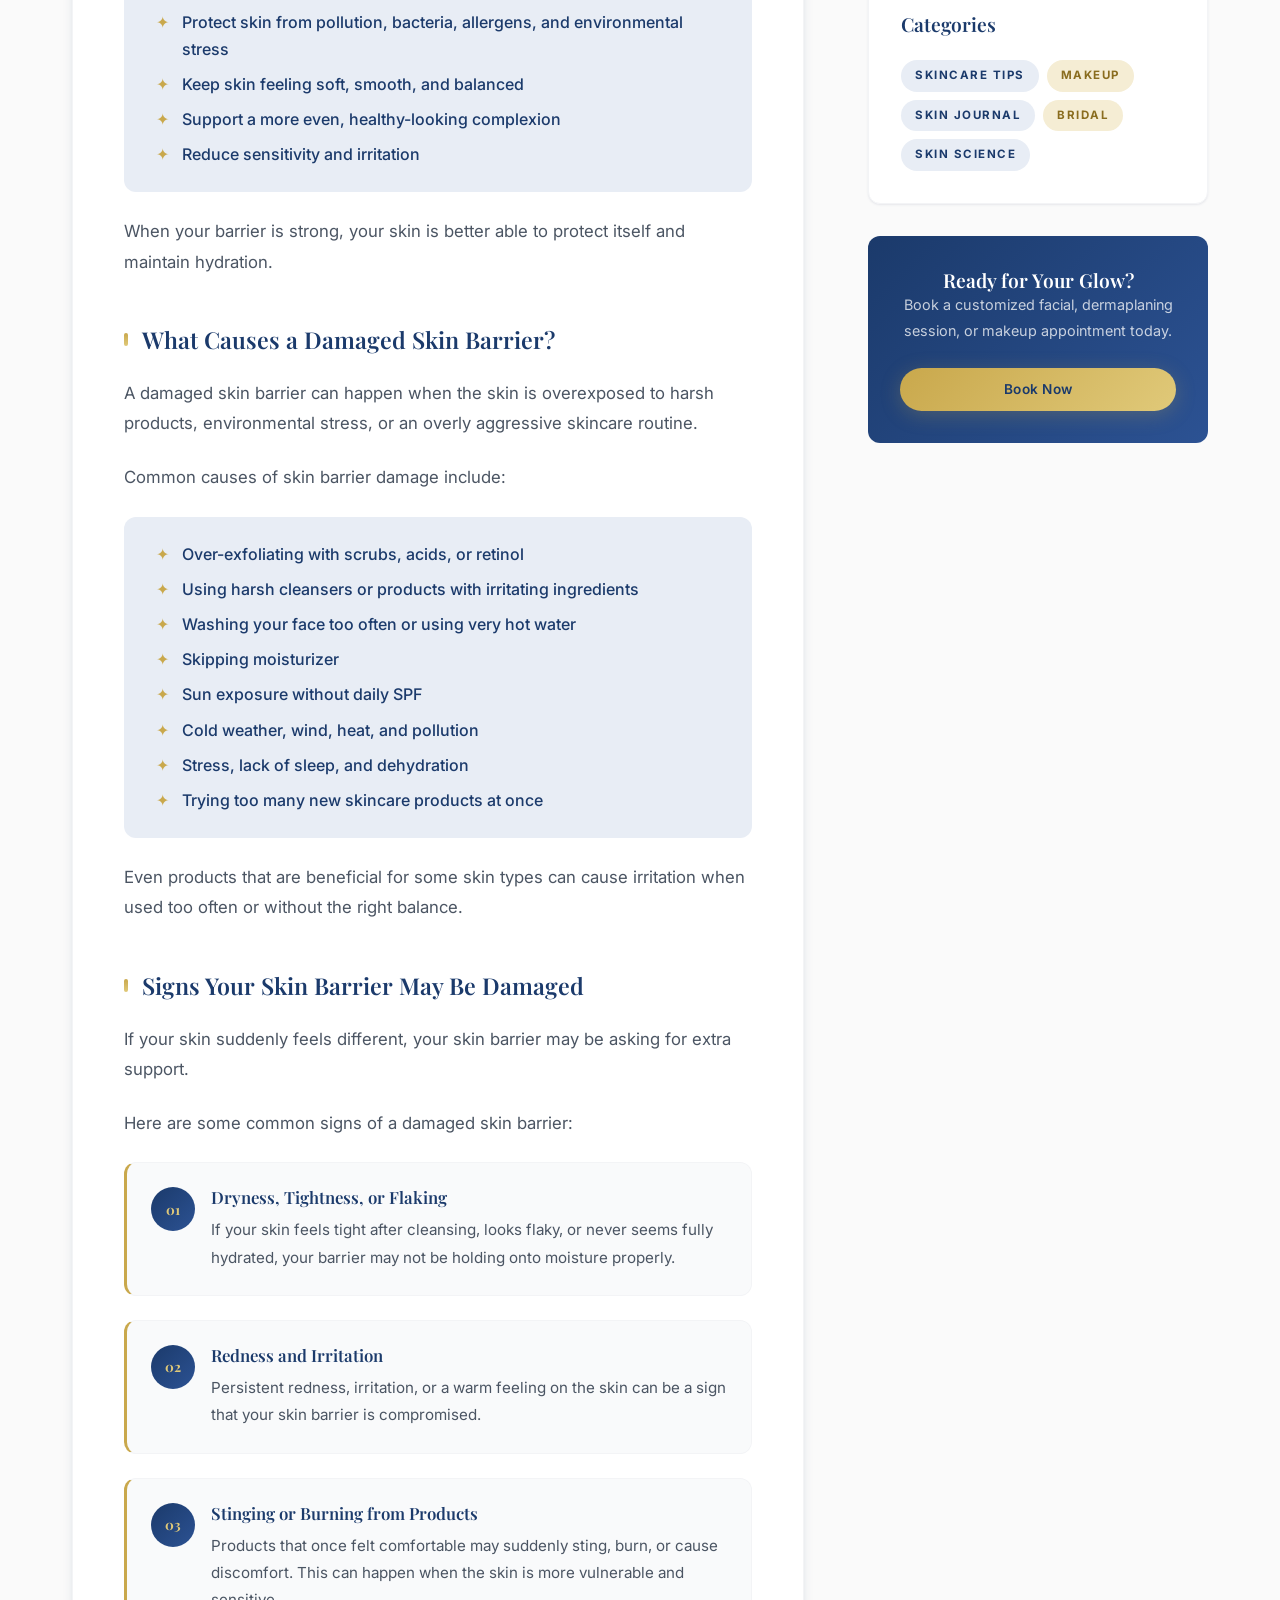
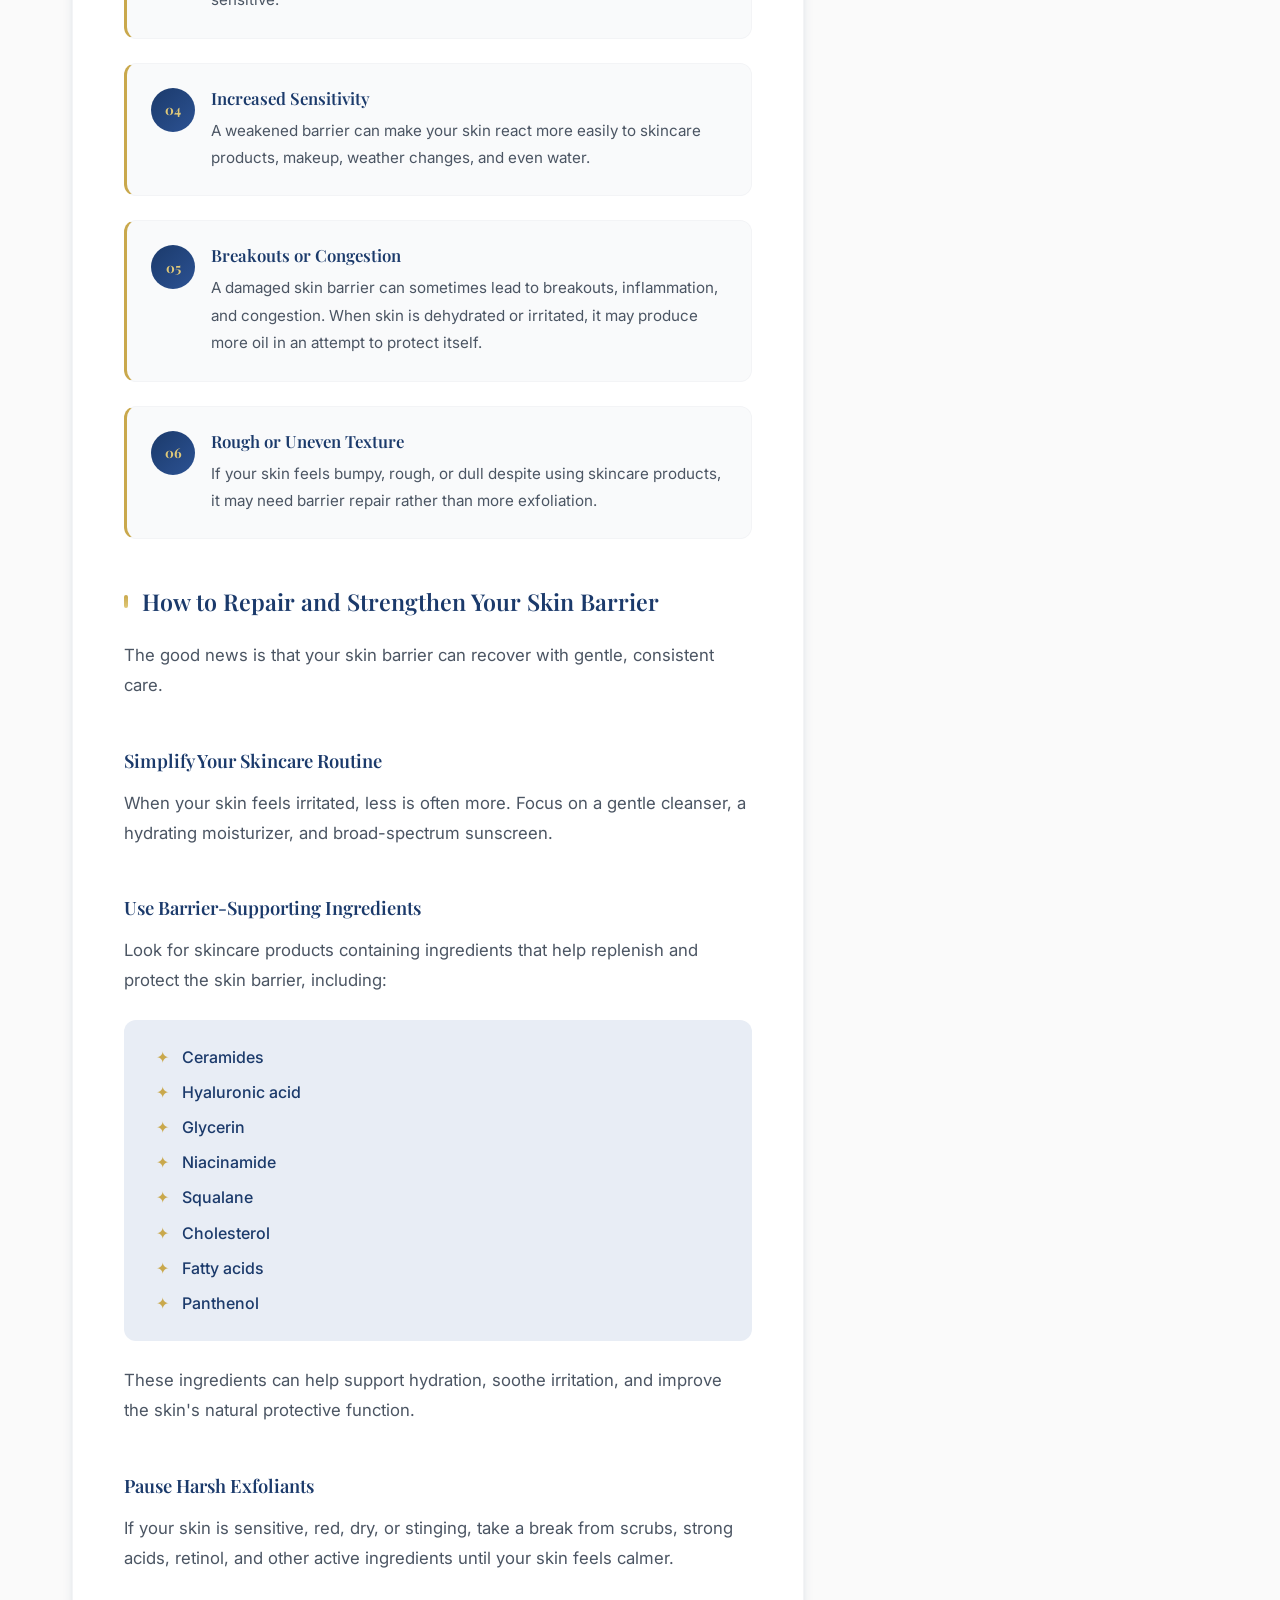
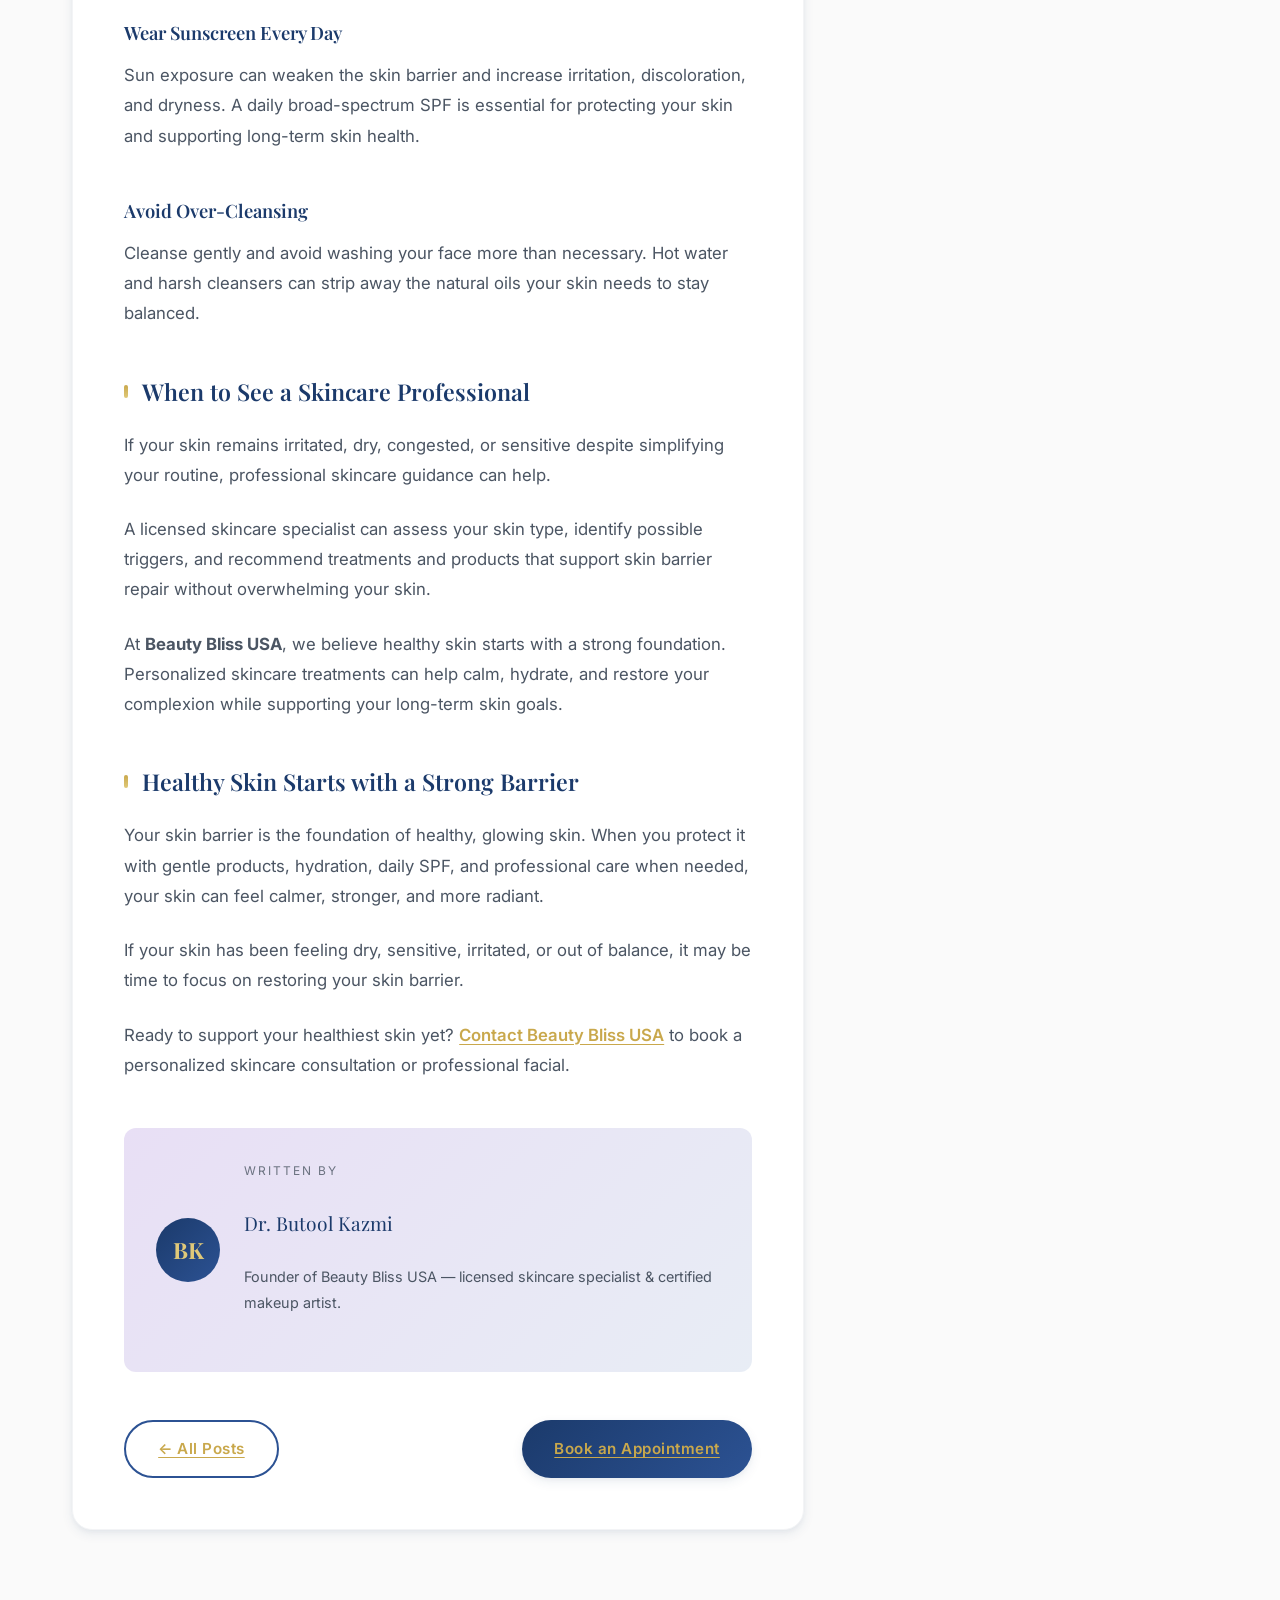
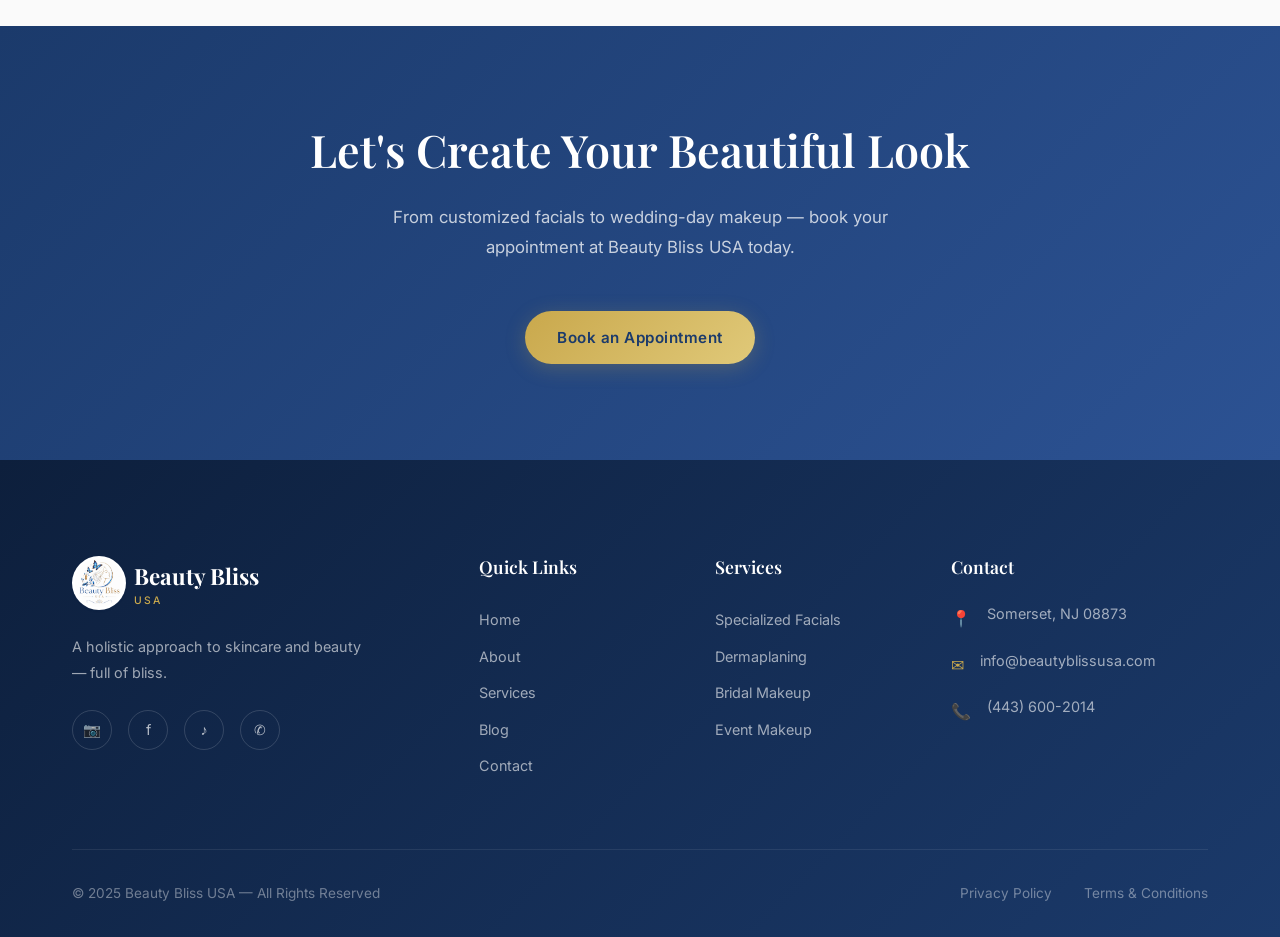
<file: blog-post-2.html>
<!DOCTYPE html>
<html lang="en">
<head>
  <meta charset="UTF-8">
  <meta name="viewport" content="width=device-width, initial-scale=1.0">
  <title>What Is Your Skin Barrier — and How Do You Know If Yours Is Damaged — Beauty Bliss USA Blog</title>
  <meta name="description" content="Your skin barrier plays a major role in how your skin looks, feels, and responds to the products you use. Learn what damages it, the warning signs, and how to repair it.">
  <link rel="stylesheet" href="css/style.css">
  <link rel="icon" href="images/logo.jpeg">
</head>
<body>

  <!-- NAVIGATION -->
  <nav class="nav">
    <div class="nav__container">
      <a href="index.html" class="nav__logo">
        <img src="images/logo.jpeg" alt="Beauty Bliss USA logo" class="nav__logo-img">
        <div>
          <span class="nav__logo-text">Beauty Bliss</span>
          <span class="nav__logo-sub">USA</span>
        </div>
      </a>
      <div class="nav__links">
        <a href="index.html" class="nav__link">Home</a>
        <a href="about.html" class="nav__link">About</a>
        <a href="services.html" class="nav__link">Services</a>
        <a href="products.html" class="nav__link">Products</a>`n        <a href="contact.html" class="nav__link">Contact</a>
        <a href="blog.html" class="nav__link active">Blog</a>
      </div>
      <a href="contact.html" class="nav__cta">Book Now</a>
      <button class="nav__toggle" aria-label="Menu"><span></span><span></span><span></span></button>
    </div>
  </nav>
  <div class="nav__mobile-menu">
    <a href="index.html" class="nav__mobile-link">Home</a>
    <a href="about.html" class="nav__mobile-link">About</a>
    <a href="services.html" class="nav__mobile-link">Services</a>`n        <a href="products.html" class="nav__mobile-link">Products</a>
    <a href="contact.html" class="nav__mobile-link">Contact</a>
    <a href="blog.html" class="nav__mobile-link">Blog</a>
    <a href="contact.html" class="btn btn--primary">Book Now</a>
  </div>

  <!-- PAGE HERO -->
  <section class="page-hero">
    <div class="page-hero__bg"></div>
    <h1>Beauty Journal</h1>
    <p>Skincare wisdom, makeup artistry, and beauty education from Beauty Bliss USA.</p>
    <div class="breadcrumb">
      <a href="index.html">Home</a>
      <span class="sep">→</span>
      <a href="blog.html">Blog</a>
      <span class="sep">→</span>
      <span class="current">Skin Barrier</span>
    </div>
  </section>

  <!-- ARTICLE -->
  <section class="section" id="article">
    <div class="container">
      <div class="blog-article-grid">
        <article class="blog-article reveal">
          <div class="blog-article__meta">
            <span class="blog-pill">Skincare Tips</span>
            <span class="blog-pill blog-pill--gold">Skin Journal</span>
            <span class="blog-article__date">July 6, 2026</span>
          </div>
          <h1 class="blog-article__title">What Is Your Skin Barrier — and How Do You Know If Yours Is Damaged</h1>
          <p class="blog-article__lead">Your skin barrier plays a major role in how your skin looks, feels, and responds to the products you use.</p>

          <div class="blog-article__body">
            <p>Your skin barrier plays a major role in how your skin looks, feels, and responds to the products you use. When it is healthy, your complexion tends to feel hydrated, smooth, balanced, and resilient. When it becomes weakened, you may notice dryness, irritation, breakouts, or sensitivity that seems to appear out of nowhere.</p>
            <p>Understanding your skin barrier is one of the most important steps toward healthier, more radiant skin.</p>

            <h2>What Is the Skin Barrier?</h2>
            <p>Your skin barrier — also known as the moisture barrier or the outermost layer of the skin — is your skin's natural protective shield. It is made up of skin cells and natural lipids, including <strong>ceramides, cholesterol, and fatty acids</strong>.</p>
            <p>Think of it like a brick wall: your skin cells are the bricks, and the lipids are the mortar that holds everything together.</p>
            <p>A healthy skin barrier helps to:</p>
            <ul class="article-list">
              <li>Lock in moisture and prevent dehydration</li>
              <li>Protect skin from pollution, bacteria, allergens, and environmental stress</li>
              <li>Keep skin feeling soft, smooth, and balanced</li>
              <li>Support a more even, healthy-looking complexion</li>
              <li>Reduce sensitivity and irritation</li>
            </ul>
            <p>When your barrier is strong, your skin is better able to protect itself and maintain hydration.</p>
            <h2>What Causes a Damaged Skin Barrier?</h2>
            <p>A damaged skin barrier can happen when the skin is overexposed to harsh products, environmental stress, or an overly aggressive skincare routine.</p>
            <p>Common causes of skin barrier damage include:</p>
            <ul class="article-list">
              <li>Over-exfoliating with scrubs, acids, or retinol</li>
              <li>Using harsh cleansers or products with irritating ingredients</li>
              <li>Washing your face too often or using very hot water</li>
              <li>Skipping moisturizer</li>
              <li>Sun exposure without daily SPF</li>
              <li>Cold weather, wind, heat, and pollution</li>
              <li>Stress, lack of sleep, and dehydration</li>
              <li>Trying too many new skincare products at once</li>
            </ul>
            <p>Even products that are beneficial for some skin types can cause irritation when used too often or without the right balance.</p>

            <h2>Signs Your Skin Barrier May Be Damaged</h2>
            <p>If your skin suddenly feels different, your skin barrier may be asking for extra support.</p>
            <p>Here are some common signs of a damaged skin barrier:</p>
            <ol class="sign-list">
              <li>
                <span class="sign-list__num" aria-hidden="true"></span>
                <div>
                  <h3>Dryness, Tightness, or Flaking</h3>
                  <p>If your skin feels tight after cleansing, looks flaky, or never seems fully hydrated, your barrier may not be holding onto moisture properly.</p>
                </div>
              </li>
              <li>
                <span class="sign-list__num" aria-hidden="true"></span>
                <div>
                  <h3>Redness and Irritation</h3>
                  <p>Persistent redness, irritation, or a warm feeling on the skin can be a sign that your skin barrier is compromised.</p>
                </div>
              </li>
              <li>
                <span class="sign-list__num" aria-hidden="true"></span>
                <div>
                  <h3>Stinging or Burning from Products</h3>
                  <p>Products that once felt comfortable may suddenly sting, burn, or cause discomfort. This can happen when the skin is more vulnerable and sensitive.</p>
                </div>
              </li>
              <li>
                <span class="sign-list__num" aria-hidden="true"></span>
                <div>
                  <h3>Increased Sensitivity</h3>
                  <p>A weakened barrier can make your skin react more easily to skincare products, makeup, weather changes, and even water.</p>
                </div>
              </li>
              <li>
                <span class="sign-list__num" aria-hidden="true"></span>
                <div>
                  <h3>Breakouts or Congestion</h3>
                  <p>A damaged skin barrier can sometimes lead to breakouts, inflammation, and congestion. When skin is dehydrated or irritated, it may produce more oil in an attempt to protect itself.</p>
                </div>
              </li>
              <li>
                <span class="sign-list__num" aria-hidden="true"></span>
                <div>
                  <h3>Rough or Uneven Texture</h3>
                  <p>If your skin feels bumpy, rough, or dull despite using skincare products, it may need barrier repair rather than more exfoliation.</p>
                </div>
              </li>
            </ol>
            <h2>How to Repair and Strengthen Your Skin Barrier</h2>
            <p>The good news is that your skin barrier can recover with gentle, consistent care.</p>

            <h3>Simplify Your Skincare Routine</h3>
            <p>When your skin feels irritated, less is often more. Focus on a gentle cleanser, a hydrating moisturizer, and broad-spectrum sunscreen.</p>

            <h3>Use Barrier-Supporting Ingredients</h3>
            <p>Look for skincare products containing ingredients that help replenish and protect the skin barrier, including:</p>
            <ul class="article-list">
              <li>Ceramides</li>
              <li>Hyaluronic acid</li>
              <li>Glycerin</li>
              <li>Niacinamide</li>
              <li>Squalane</li>
              <li>Cholesterol</li>
              <li>Fatty acids</li>
              <li>Panthenol</li>
            </ul>
            <p>These ingredients can help support hydration, soothe irritation, and improve the skin's natural protective function.</p>

            <h3>Pause Harsh Exfoliants</h3>
            <p>If your skin is sensitive, red, dry, or stinging, take a break from scrubs, strong acids, retinol, and other active ingredients until your skin feels calmer.</p>

            <h3>Wear Sunscreen Every Day</h3>
            <p>Sun exposure can weaken the skin barrier and increase irritation, discoloration, and dryness. A daily broad-spectrum SPF is essential for protecting your skin and supporting long-term skin health.</p>

            <h3>Avoid Over-Cleansing</h3>
            <p>Cleanse gently and avoid washing your face more than necessary. Hot water and harsh cleansers can strip away the natural oils your skin needs to stay balanced.</p>

            <h2>When to See a Skincare Professional</h2>
            <p>If your skin remains irritated, dry, congested, or sensitive despite simplifying your routine, professional skincare guidance can help.</p>
            <p>A licensed skincare specialist can assess your skin type, identify possible triggers, and recommend treatments and products that support skin barrier repair without overwhelming your skin.</p>
            <p>At <strong>Beauty Bliss USA</strong>, we believe healthy skin starts with a strong foundation. Personalized skincare treatments can help calm, hydrate, and restore your complexion while supporting your long-term skin goals.</p>

            <h2>Healthy Skin Starts with a Strong Barrier</h2>
            <p>Your skin barrier is the foundation of healthy, glowing skin. When you protect it with gentle products, hydration, daily SPF, and professional care when needed, your skin can feel calmer, stronger, and more radiant.</p>
            <p>If your skin has been feeling dry, sensitive, irritated, or out of balance, it may be time to focus on restoring your skin barrier.</p>
            <p>Ready to support your healthiest skin yet? <a href="contact.html">Contact Beauty Bliss USA</a> to book a personalized skincare consultation or professional facial.</p>

            <div class="author-box">
              <div class="author-box__avatar">BK</div>
              <div>
                <p class="author-box__label">Written by</p>
                <p class="author-box__name">Dr. Butool Kazmi</p>
                <p class="author-box__role">Founder of Beauty Bliss USA — licensed skincare specialist &amp; certified makeup artist.</p>
              </div>
            </div>

            <div class="article-nav">
              <a href="blog.html" class="btn btn--ghost">← All Posts</a>
              <a href="contact.html" class="btn btn--blue">Book an Appointment</a>
            </div>
          </div>
        </article>
        <aside class="blog-sidebar reveal reveal--right">
          <div class="sidebar-widget">
            <h4>About the Author</h4>
            <div class="author-mini">
              <div class="author-mini__avatar">BK</div>
              <div>
                <p class="author-mini__name">Dr. Butool Kazmi</p>
                <p class="author-mini__role">Founder of Beauty Bliss USA — licensed skincare specialist &amp; certified makeup artist.</p>
              </div>
            </div>
          </div>

          <div class="sidebar-widget">
            <h4>Recent Posts</h4>
            <a href="blog-post-7.html" class="recent-post">
              <span class="recent-post__title">What Causes Hyperpigmentation &amp; the…</span>
              <span class="recent-post__date">Aug 10, 2026</span>
            </a>
            <a href="blog-post-6.html" class="recent-post">
              <span class="recent-post__title">SPF 101: Why You Need It Indoors, in Winter and on…</span>
              <span class="recent-post__date">Aug 5, 2026</span>
            </a>
            <a href="blog-post-5.html" class="recent-post">
              <span class="recent-post__title">Everything You Need to Know About Chemical Exfoliation v…</span>
              <span class="recent-post__date">Jul 28, 2026</span>
            </a>
            <a href="blog-post-4.html" class="recent-post">
              <span class="recent-post__title">Double Cleansing: What It Is, Why It Works &amp;…</span>
              <span class="recent-post__date">Jul 22, 2026</span>
            </a>
            <a href="blog-post-3.html" class="recent-post">
              <span class="recent-post__title">Why Your Skincare Routine Stops Working — And What…</span>
              <span class="recent-post__date">Jul 13, 2026</span>
            </a>
            <a href="blog-post.html" class="recent-post">
              <span class="recent-post__title">Where Beauty Meets Expertise: Skincare &amp; Makeup</span>
              <span class="recent-post__date">Jun 29, 2026</span>
            </a>
          </div>

          <div class="sidebar-widget">
            <h4>Categories</h4>
            <div class="sidebar-tags">
              <a href="blog.html" class="blog-pill">Skincare Tips</a>
              <a href="blog.html" class="blog-pill blog-pill--gold">Makeup</a>
              <a href="blog.html" class="blog-pill">Skin Journal</a>
              <a href="blog.html" class="blog-pill blog-pill--gold">Bridal</a>
              <a href="blog.html" class="blog-pill">Skin Science</a>
            </div>
          </div>

          <div class="sidebar-cta">
            <h4>Ready for Your Glow?</h4>
            <p>Book a customized facial, dermaplaning session, or makeup appointment today.</p>
            <a href="contact.html" class="btn btn--primary btn--sm" style="width: 100%;">Book Now</a>
          </div>
        </aside>
      </div>
    </div>
  </section>
  <!-- CTA BANNER -->
  <section class="section section--blue">
    <div class="container text-center">
      <div class="reveal">
        <h2 style="color: var(--white); margin-bottom: var(--space-lg);">Let's Create Your Beautiful Look</h2>
        <p style="color: rgba(255,255,255,0.75); max-width: 520px; margin: 0 auto var(--space-2xl);">From customized facials to wedding-day makeup — book your appointment at Beauty Bliss USA today.</p>
        <a href="contact.html" class="btn btn--primary">Book an Appointment</a>
      </div>
    </div>
  </section>

  <!-- FOOTER -->
  <footer class="footer">
    <div class="container">
      <div class="footer__grid">
        <div>
          <a href="index.html" class="nav__logo">
            <img src="images/logo.jpeg" alt="Beauty Bliss USA logo" class="nav__logo-img">
            <div><span class="nav__logo-text">Beauty Bliss</span><span class="nav__logo-sub">USA</span></div>
          </a>
          <p class="footer__brand-text">A holistic approach to skincare and beauty — full of bliss.</p>
          <div class="footer__social">
            <a href="https://www.instagram.com/beauty_bliss_usa/" target="_blank" rel="noopener" class="footer__social-link">📷</a>
            <a href="https://www.facebook.com/" target="_blank" rel="noopener" class="footer__social-link">f</a>
            <a href="https://www.tiktok.com/" target="_blank" rel="noopener" class="footer__social-link">♪</a>
            <a href="https://wa.me/14436002014" target="_blank" rel="noopener" class="footer__social-link">✆</a>
          </div>
        </div>
        <div>
          <h4 class="footer__heading">Quick Links</h4>
          <a href="index.html" class="footer__link">Home</a>
          <a href="about.html" class="footer__link">About</a>
          <a href="services.html" class="footer__link">Services</a>
          <a href="blog.html" class="footer__link">Blog</a>
          <a href="contact.html" class="footer__link">Contact</a>
        </div>
        <div>
          <h4 class="footer__heading">Services</h4>
          <a href="services.html" class="footer__link">Specialized Facials</a>
          <a href="services.html" class="footer__link">Dermaplaning</a>
          <a href="services.html" class="footer__link">Bridal Makeup</a>
          <a href="services.html" class="footer__link">Event Makeup</a>
        </div>
        <div>
          <h4 class="footer__heading">Contact</h4>
          <div class="footer__contact-item"><span class="icon">📍</span><span>Somerset, NJ 08873</span></div>
          <div class="footer__contact-item"><span class="icon">✉</span><span>info@beautyblissusa.com</span></div>
          <div class="footer__contact-item"><span class="icon">📞</span><span>(443) 600-2014</span></div>
        </div>
      </div>
      <div class="footer__bottom">
        <span>© 2025 Beauty Bliss USA — All Rights Reserved</span>
        <div class="footer__bottom-links">
          <a href="#">Privacy Policy</a>
          <a href="#">Terms &amp; Conditions</a>
        </div>
      </div>
    </div>
  </footer>

  <a href="https://wa.me/14436002014" target="_blank" rel="noopener" class="whatsapp-float" aria-label="Chat on WhatsApp">💬</a>
  <script src="js/main.js"></script>
</body>
</html>
</file>
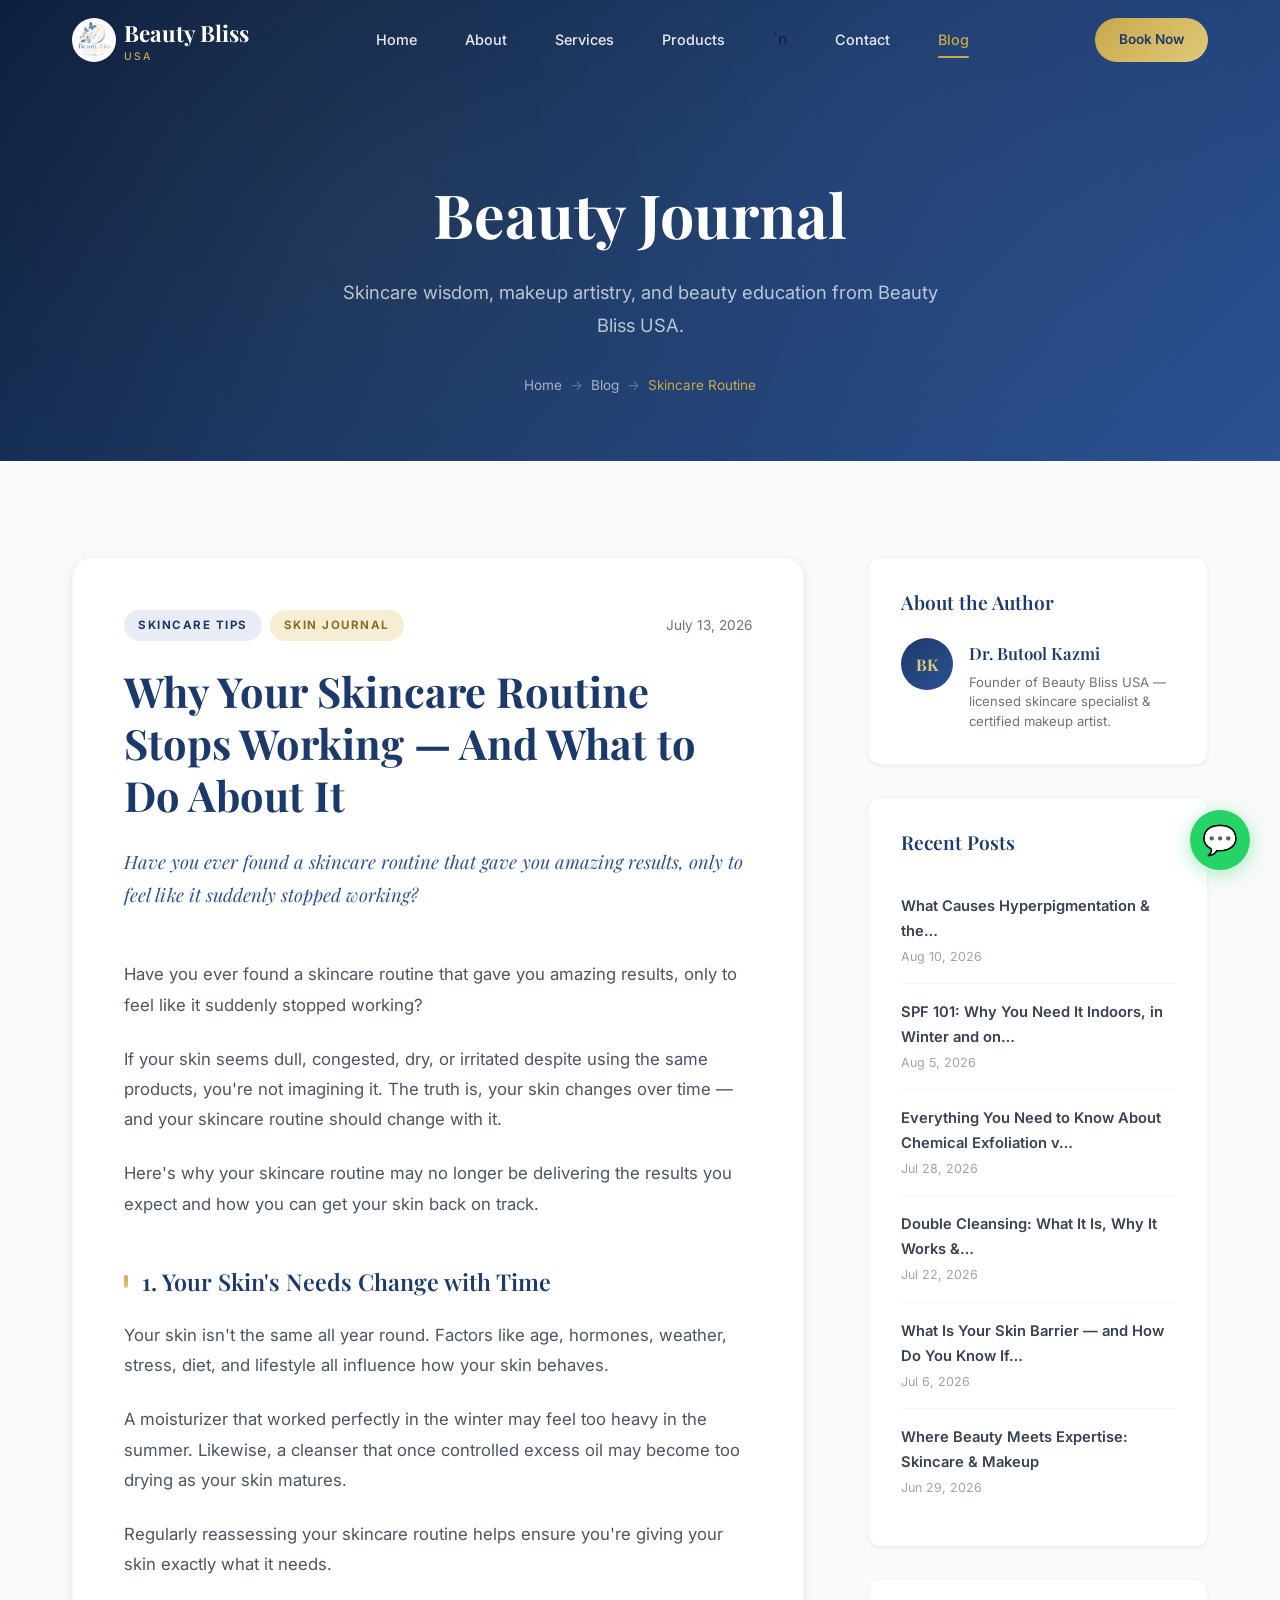
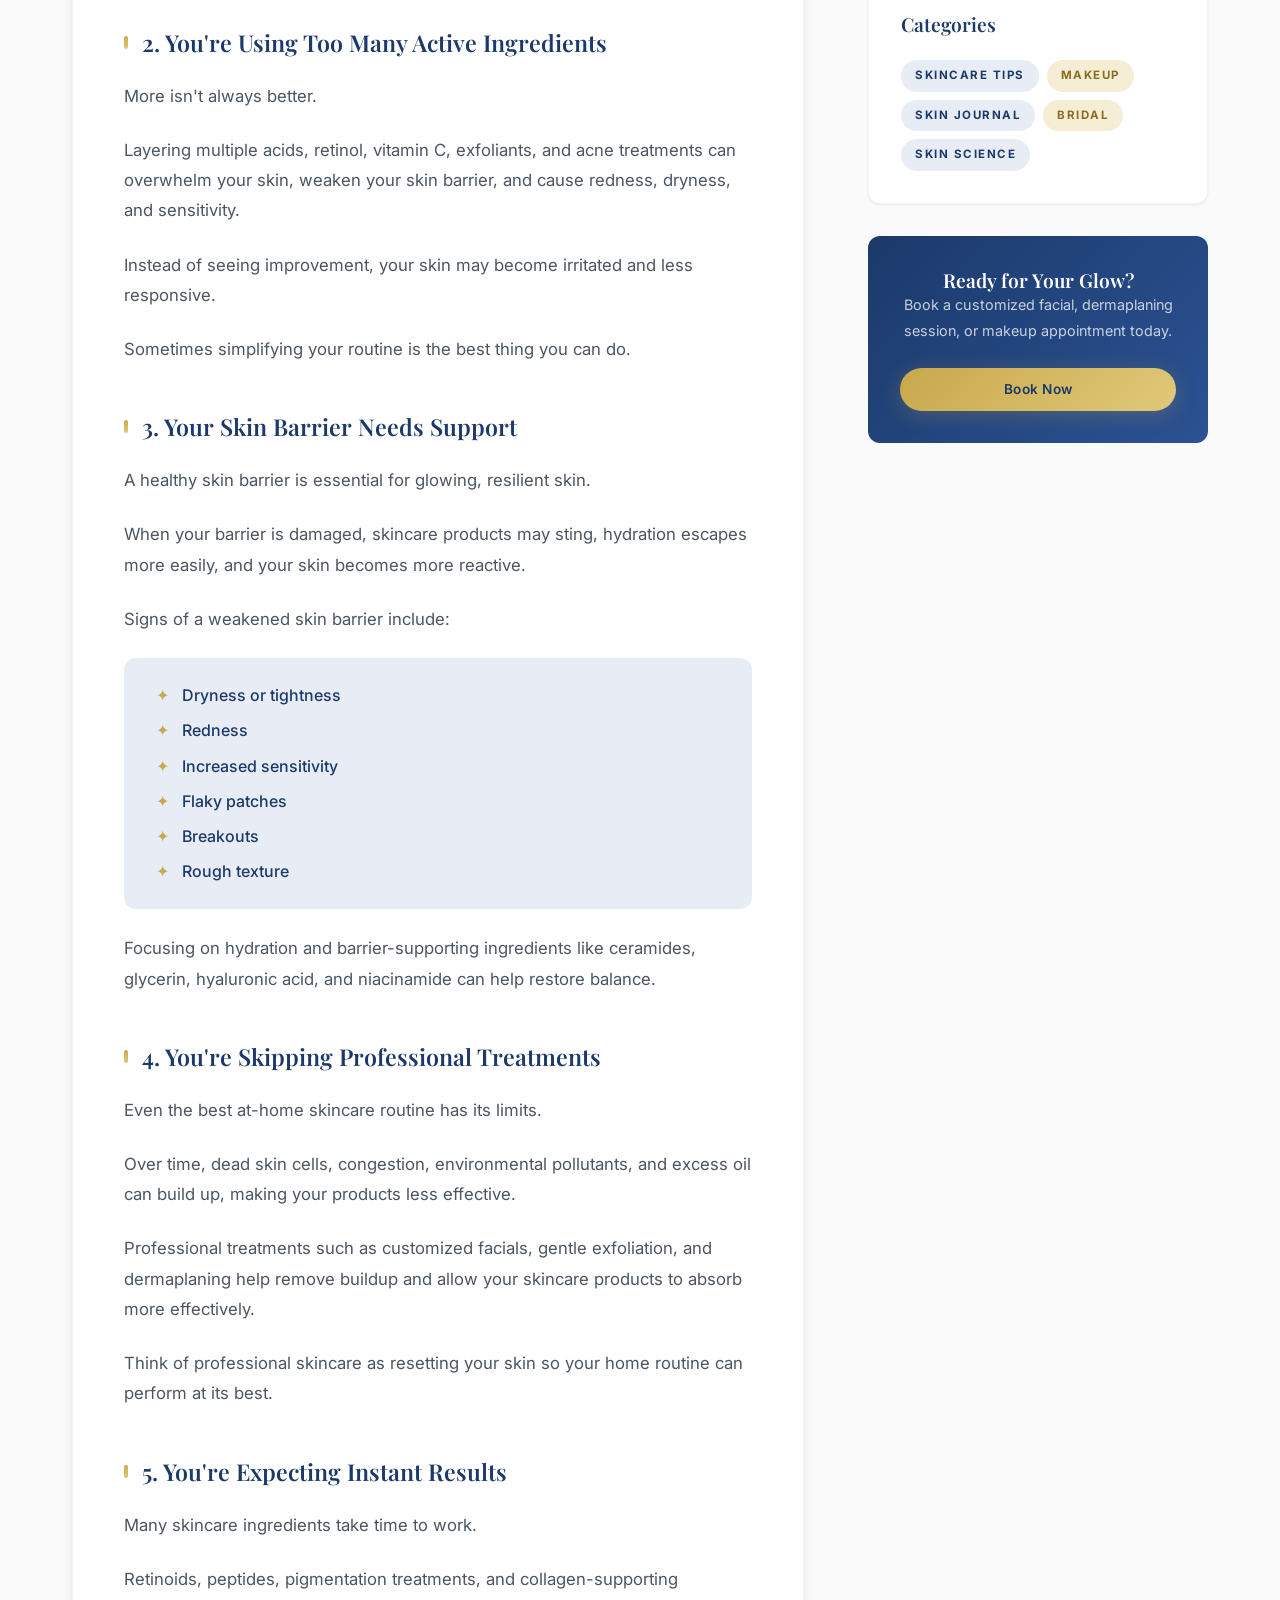
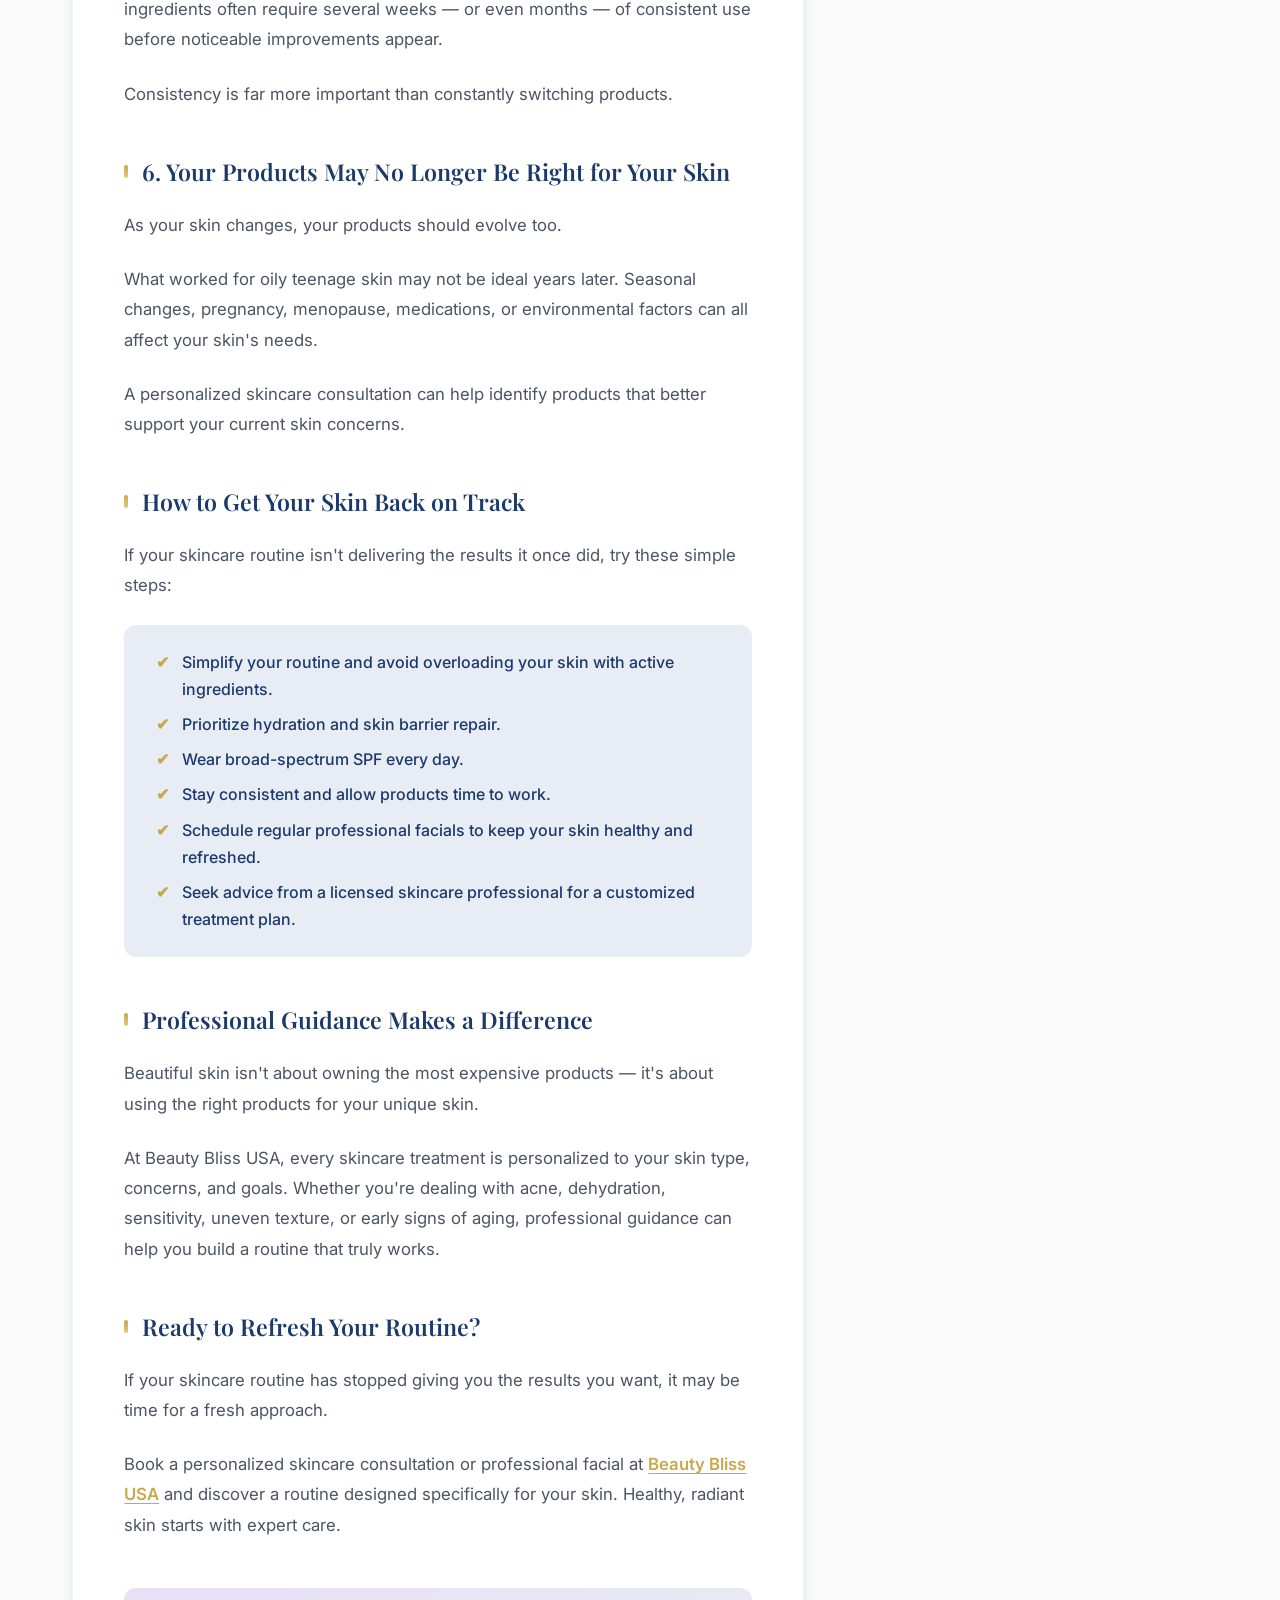
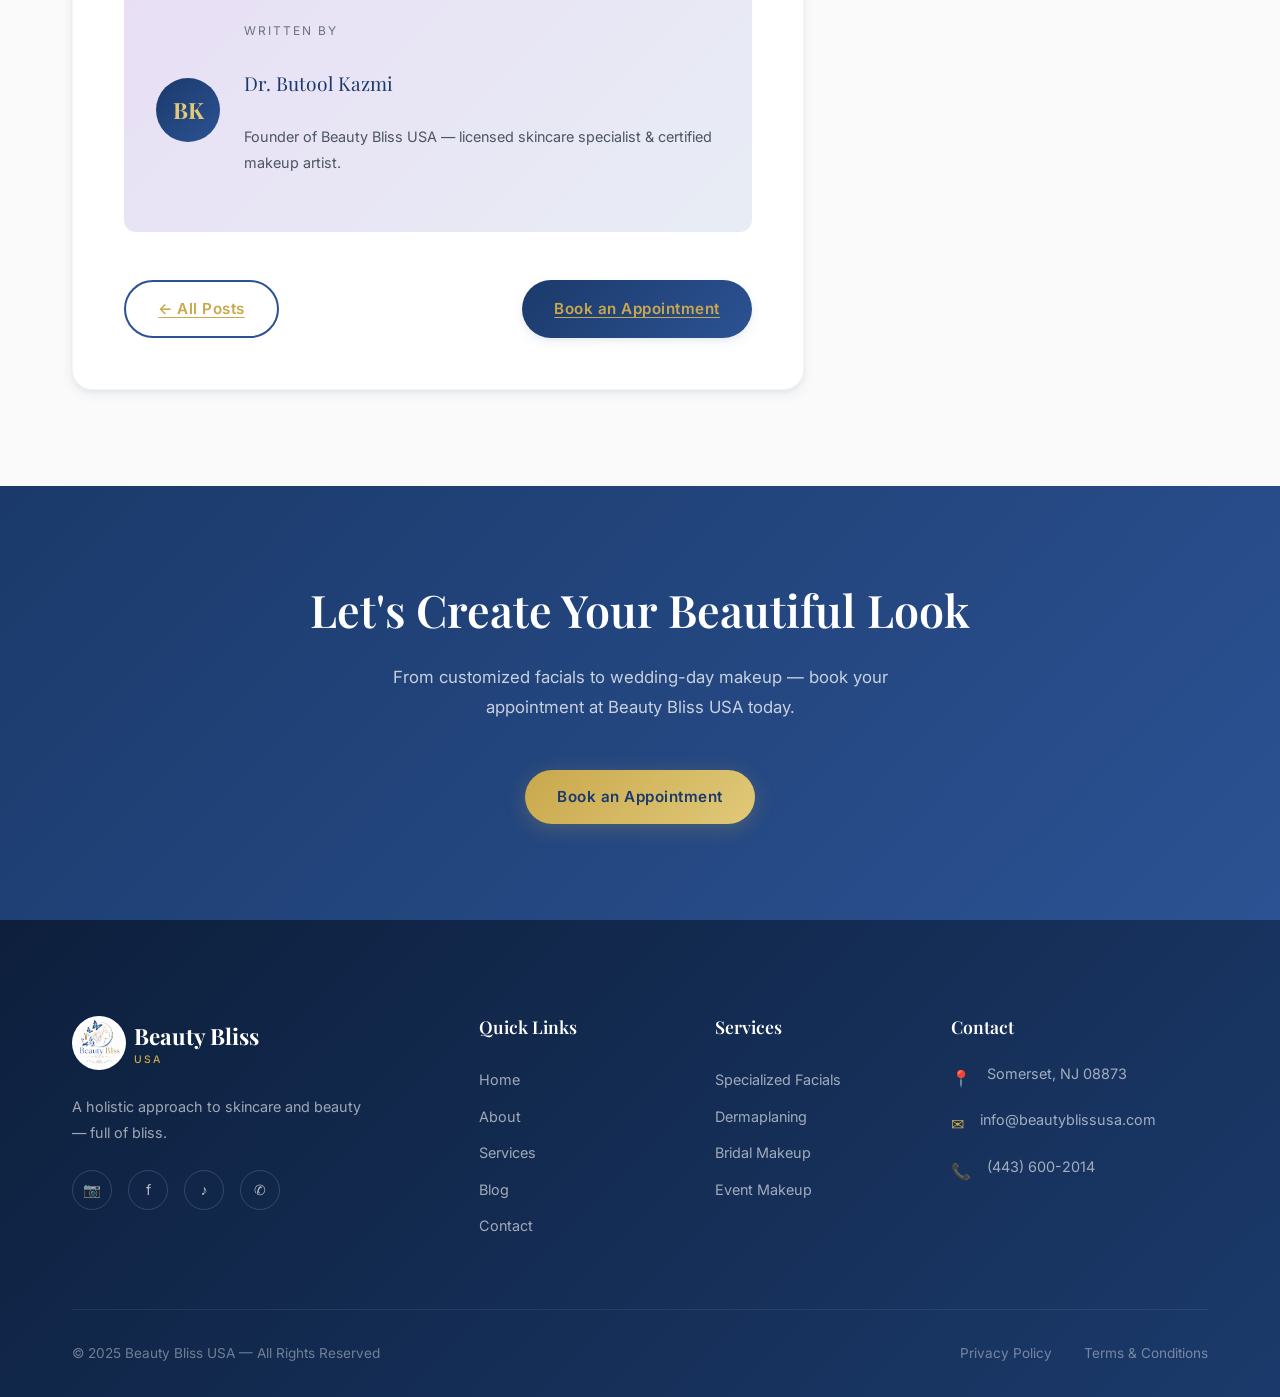
<file: blog-post-3.html>
<!DOCTYPE html>
<html lang="en">
<head>
  <meta charset="UTF-8">
  <meta name="viewport" content="width=device-width, initial-scale=1.0">
  <title>Why Your Skincare Routine Stops Working — And What to Do About It — Beauty Bliss USA Blog</title>
  <meta name="description" content="Your skin changes over time — and your skincare routine should change with it. Six reasons your products may have stopped working and how to get your skin back on track.">
  <link rel="stylesheet" href="css/style.css">
  <link rel="icon" href="images/logo.jpeg">
</head>
<body>

  <!-- NAVIGATION -->
  <nav class="nav">
    <div class="nav__container">
      <a href="index.html" class="nav__logo">
        <img src="images/logo.jpeg" alt="Beauty Bliss USA logo" class="nav__logo-img">
        <div>
          <span class="nav__logo-text">Beauty Bliss</span>
          <span class="nav__logo-sub">USA</span>
        </div>
      </a>
      <div class="nav__links">
        <a href="index.html" class="nav__link">Home</a>
        <a href="about.html" class="nav__link">About</a>
        <a href="services.html" class="nav__link">Services</a>
        <a href="products.html" class="nav__link">Products</a>`n        <a href="contact.html" class="nav__link">Contact</a>
        <a href="blog.html" class="nav__link active">Blog</a>
      </div>
      <a href="contact.html" class="nav__cta">Book Now</a>
      <button class="nav__toggle" aria-label="Menu"><span></span><span></span><span></span></button>
    </div>
  </nav>
  <div class="nav__mobile-menu">
    <a href="index.html" class="nav__mobile-link">Home</a>
    <a href="about.html" class="nav__mobile-link">About</a>
    <a href="services.html" class="nav__mobile-link">Services</a>`n        <a href="products.html" class="nav__mobile-link">Products</a>
    <a href="contact.html" class="nav__mobile-link">Contact</a>
    <a href="blog.html" class="nav__mobile-link">Blog</a>
    <a href="contact.html" class="btn btn--primary">Book Now</a>
  </div>

  <!-- PAGE HERO -->
  <section class="page-hero">
    <div class="page-hero__bg"></div>
    <h1>Beauty Journal</h1>
    <p>Skincare wisdom, makeup artistry, and beauty education from Beauty Bliss USA.</p>
    <div class="breadcrumb">
      <a href="index.html">Home</a>
      <span class="sep">→</span>
      <a href="blog.html">Blog</a>
      <span class="sep">→</span>
      <span class="current">Skincare Routine</span>
    </div>
  </section>

  <!-- ARTICLE -->
  <section class="section" id="article">
    <div class="container">
      <div class="blog-article-grid">
        <article class="blog-article reveal">
          <div class="blog-article__meta">
            <span class="blog-pill">Skincare Tips</span>
            <span class="blog-pill blog-pill--gold">Skin Journal</span>
            <span class="blog-article__date">July 13, 2026</span>
          </div>
          <h1 class="blog-article__title">Why Your Skincare Routine Stops Working — And What to Do About It</h1>
          <p class="blog-article__lead">Have you ever found a skincare routine that gave you amazing results, only to feel like it suddenly stopped working?</p>

          <div class="blog-article__body">
            <p>Have you ever found a skincare routine that gave you amazing results, only to feel like it suddenly stopped working?</p>
            <p>If your skin seems dull, congested, dry, or irritated despite using the same products, you're not imagining it. The truth is, your skin changes over time — and your skincare routine should change with it.</p>
            <p>Here's why your skincare routine may no longer be delivering the results you expect and how you can get your skin back on track.</p>

            <h2>1. Your Skin's Needs Change with Time</h2>
            <p>Your skin isn't the same all year round. Factors like age, hormones, weather, stress, diet, and lifestyle all influence how your skin behaves.</p>
            <p>A moisturizer that worked perfectly in the winter may feel too heavy in the summer. Likewise, a cleanser that once controlled excess oil may become too drying as your skin matures.</p>
            <p>Regularly reassessing your skincare routine helps ensure you're giving your skin exactly what it needs.</p>

            <h2>2. You're Using Too Many Active Ingredients</h2>
            <p>More isn't always better.</p>
            <p>Layering multiple acids, retinol, vitamin C, exfoliants, and acne treatments can overwhelm your skin, weaken your skin barrier, and cause redness, dryness, and sensitivity.</p>
            <p>Instead of seeing improvement, your skin may become irritated and less responsive.</p>
            <p>Sometimes simplifying your routine is the best thing you can do.</p>

            <h2>3. Your Skin Barrier Needs Support</h2>
            <p>A healthy skin barrier is essential for glowing, resilient skin.</p>
            <p>When your barrier is damaged, skincare products may sting, hydration escapes more easily, and your skin becomes more reactive.</p>
            <p>Signs of a weakened skin barrier include:</p>
            <ul class="article-list">
              <li>Dryness or tightness</li>
              <li>Redness</li>
              <li>Increased sensitivity</li>
              <li>Flaky patches</li>
              <li>Breakouts</li>
              <li>Rough texture</li>
            </ul>
            <p>Focusing on hydration and barrier-supporting ingredients like ceramides, glycerin, hyaluronic acid, and niacinamide can help restore balance.</p>

            <h2>4. You're Skipping Professional Treatments</h2>
            <p>Even the best at-home skincare routine has its limits.</p>
            <p>Over time, dead skin cells, congestion, environmental pollutants, and excess oil can build up, making your products less effective.</p>
            <p>Professional treatments such as customized facials, gentle exfoliation, and dermaplaning help remove buildup and allow your skincare products to absorb more effectively.</p>
            <p>Think of professional skincare as resetting your skin so your home routine can perform at its best.</p>

            <h2>5. You're Expecting Instant Results</h2>
            <p>Many skincare ingredients take time to work.</p>
            <p>Retinoids, peptides, pigmentation treatments, and collagen-supporting ingredients often require several weeks — or even months — of consistent use before noticeable improvements appear.</p>
            <p>Consistency is far more important than constantly switching products.</p>

            <h2>6. Your Products May No Longer Be Right for Your Skin</h2>
            <p>As your skin changes, your products should evolve too.</p>
            <p>What worked for oily teenage skin may not be ideal years later. Seasonal changes, pregnancy, menopause, medications, or environmental factors can all affect your skin's needs.</p>
            <p>A personalized skincare consultation can help identify products that better support your current skin concerns.</p>

            <h2>How to Get Your Skin Back on Track</h2>
            <p>If your skincare routine isn't delivering the results it once did, try these simple steps:</p>
            <ul class="article-list article-list--check">
              <li>Simplify your routine and avoid overloading your skin with active ingredients.</li>
              <li>Prioritize hydration and skin barrier repair.</li>
              <li>Wear broad-spectrum SPF every day.</li>
              <li>Stay consistent and allow products time to work.</li>
              <li>Schedule regular professional facials to keep your skin healthy and refreshed.</li>
              <li>Seek advice from a licensed skincare professional for a customized treatment plan.</li>
            </ul>

            <h2>Professional Guidance Makes a Difference</h2>
            <p>Beautiful skin isn't about owning the most expensive products — it's about using the right products for your unique skin.</p>
            <p>At Beauty Bliss USA, every skincare treatment is personalized to your skin type, concerns, and goals. Whether you're dealing with acne, dehydration, sensitivity, uneven texture, or early signs of aging, professional guidance can help you build a routine that truly works.</p>

            <h2>Ready to Refresh Your Routine?</h2>
            <p>If your skincare routine has stopped giving you the results you want, it may be time for a fresh approach.</p>
            <p>Book a personalized skincare consultation or professional facial at <a href="contact.html">Beauty Bliss USA</a> and discover a routine designed specifically for your skin. Healthy, radiant skin starts with expert care.</p>

            <div class="author-box">
              <div class="author-box__avatar">BK</div>
              <div>
                <p class="author-box__label">Written by</p>
                <p class="author-box__name">Dr. Butool Kazmi</p>
                <p class="author-box__role">Founder of Beauty Bliss USA — licensed skincare specialist &amp; certified makeup artist.</p>
              </div>
            </div>

            <div class="article-nav">
              <a href="blog.html" class="btn btn--ghost">← All Posts</a>
              <a href="contact.html" class="btn btn--blue">Book an Appointment</a>
            </div>
          </div>
        </article>
        <aside class="blog-sidebar reveal reveal--right">
          <div class="sidebar-widget">
            <h4>About the Author</h4>
            <div class="author-mini">
              <div class="author-mini__avatar">BK</div>
              <div>
                <p class="author-mini__name">Dr. Butool Kazmi</p>
                <p class="author-mini__role">Founder of Beauty Bliss USA — licensed skincare specialist &amp; certified makeup artist.</p>
              </div>
            </div>
          </div>

          <div class="sidebar-widget">
            <h4>Recent Posts</h4>
            <a href="blog-post-7.html" class="recent-post">
              <span class="recent-post__title">What Causes Hyperpigmentation &amp; the…</span>
              <span class="recent-post__date">Aug 10, 2026</span>
            </a>
            <a href="blog-post-6.html" class="recent-post">
              <span class="recent-post__title">SPF 101: Why You Need It Indoors, in Winter and on…</span>
              <span class="recent-post__date">Aug 5, 2026</span>
            </a>
            <a href="blog-post-5.html" class="recent-post">
              <span class="recent-post__title">Everything You Need to Know About Chemical Exfoliation v…</span>
              <span class="recent-post__date">Jul 28, 2026</span>
            </a>
            <a href="blog-post-4.html" class="recent-post">
              <span class="recent-post__title">Double Cleansing: What It Is, Why It Works &amp;…</span>
              <span class="recent-post__date">Jul 22, 2026</span>
            </a>
            <a href="blog-post-2.html" class="recent-post">
              <span class="recent-post__title">What Is Your Skin Barrier — and How Do You Know If…</span>
              <span class="recent-post__date">Jul 6, 2026</span>
            </a>
            <a href="blog-post.html" class="recent-post">
              <span class="recent-post__title">Where Beauty Meets Expertise: Skincare &amp; Makeup</span>
              <span class="recent-post__date">Jun 29, 2026</span>
            </a>
          </div>

          <div class="sidebar-widget">
            <h4>Categories</h4>
            <div class="sidebar-tags">
              <a href="blog.html" class="blog-pill">Skincare Tips</a>
              <a href="blog.html" class="blog-pill blog-pill--gold">Makeup</a>
              <a href="blog.html" class="blog-pill">Skin Journal</a>
              <a href="blog.html" class="blog-pill blog-pill--gold">Bridal</a>
              <a href="blog.html" class="blog-pill">Skin Science</a>
            </div>
          </div>

          <div class="sidebar-cta">
            <h4>Ready for Your Glow?</h4>
            <p>Book a customized facial, dermaplaning session, or makeup appointment today.</p>
            <a href="contact.html" class="btn btn--primary btn--sm" style="width: 100%;">Book Now</a>
          </div>
        </aside>
      </div>
    </div>
  </section>
  <!-- CTA BANNER -->
  <section class="section section--blue">
    <div class="container text-center">
      <div class="reveal">
        <h2 style="color: var(--white); margin-bottom: var(--space-lg);">Let's Create Your Beautiful Look</h2>
        <p style="color: rgba(255,255,255,0.75); max-width: 520px; margin: 0 auto var(--space-2xl);">From customized facials to wedding-day makeup — book your appointment at Beauty Bliss USA today.</p>
        <a href="contact.html" class="btn btn--primary">Book an Appointment</a>
      </div>
    </div>
  </section>

  <!-- FOOTER -->
  <footer class="footer">
    <div class="container">
      <div class="footer__grid">
        <div>
          <a href="index.html" class="nav__logo">
            <img src="images/logo.jpeg" alt="Beauty Bliss USA logo" class="nav__logo-img">
            <div><span class="nav__logo-text">Beauty Bliss</span><span class="nav__logo-sub">USA</span></div>
          </a>
          <p class="footer__brand-text">A holistic approach to skincare and beauty — full of bliss.</p>
          <div class="footer__social">
            <a href="https://www.instagram.com/beauty_bliss_usa/" target="_blank" rel="noopener" class="footer__social-link">📷</a>
            <a href="https://www.facebook.com/" target="_blank" rel="noopener" class="footer__social-link">f</a>
            <a href="https://www.tiktok.com/" target="_blank" rel="noopener" class="footer__social-link">♪</a>
            <a href="https://wa.me/14436002014" target="_blank" rel="noopener" class="footer__social-link">✆</a>
          </div>
        </div>
        <div>
          <h4 class="footer__heading">Quick Links</h4>
          <a href="index.html" class="footer__link">Home</a>
          <a href="about.html" class="footer__link">About</a>
          <a href="services.html" class="footer__link">Services</a>
          <a href="blog.html" class="footer__link">Blog</a>
          <a href="contact.html" class="footer__link">Contact</a>
        </div>
        <div>
          <h4 class="footer__heading">Services</h4>
          <a href="services.html" class="footer__link">Specialized Facials</a>
          <a href="services.html" class="footer__link">Dermaplaning</a>
          <a href="services.html" class="footer__link">Bridal Makeup</a>
          <a href="services.html" class="footer__link">Event Makeup</a>
        </div>
        <div>
          <h4 class="footer__heading">Contact</h4>
          <div class="footer__contact-item"><span class="icon">📍</span><span>Somerset, NJ 08873</span></div>
          <div class="footer__contact-item"><span class="icon">✉</span><span>info@beautyblissusa.com</span></div>
          <div class="footer__contact-item"><span class="icon">📞</span><span>(443) 600-2014</span></div>
        </div>
      </div>
      <div class="footer__bottom">
        <span>© 2025 Beauty Bliss USA — All Rights Reserved</span>
        <div class="footer__bottom-links">
          <a href="#">Privacy Policy</a>
          <a href="#">Terms &amp; Conditions</a>
        </div>
      </div>
    </div>
  </footer>

  <a href="https://wa.me/14436002014" target="_blank" rel="noopener" class="whatsapp-float" aria-label="Chat on WhatsApp">💬</a>

  <script src="js/main.js"></script>
</body>
</html>
</file>
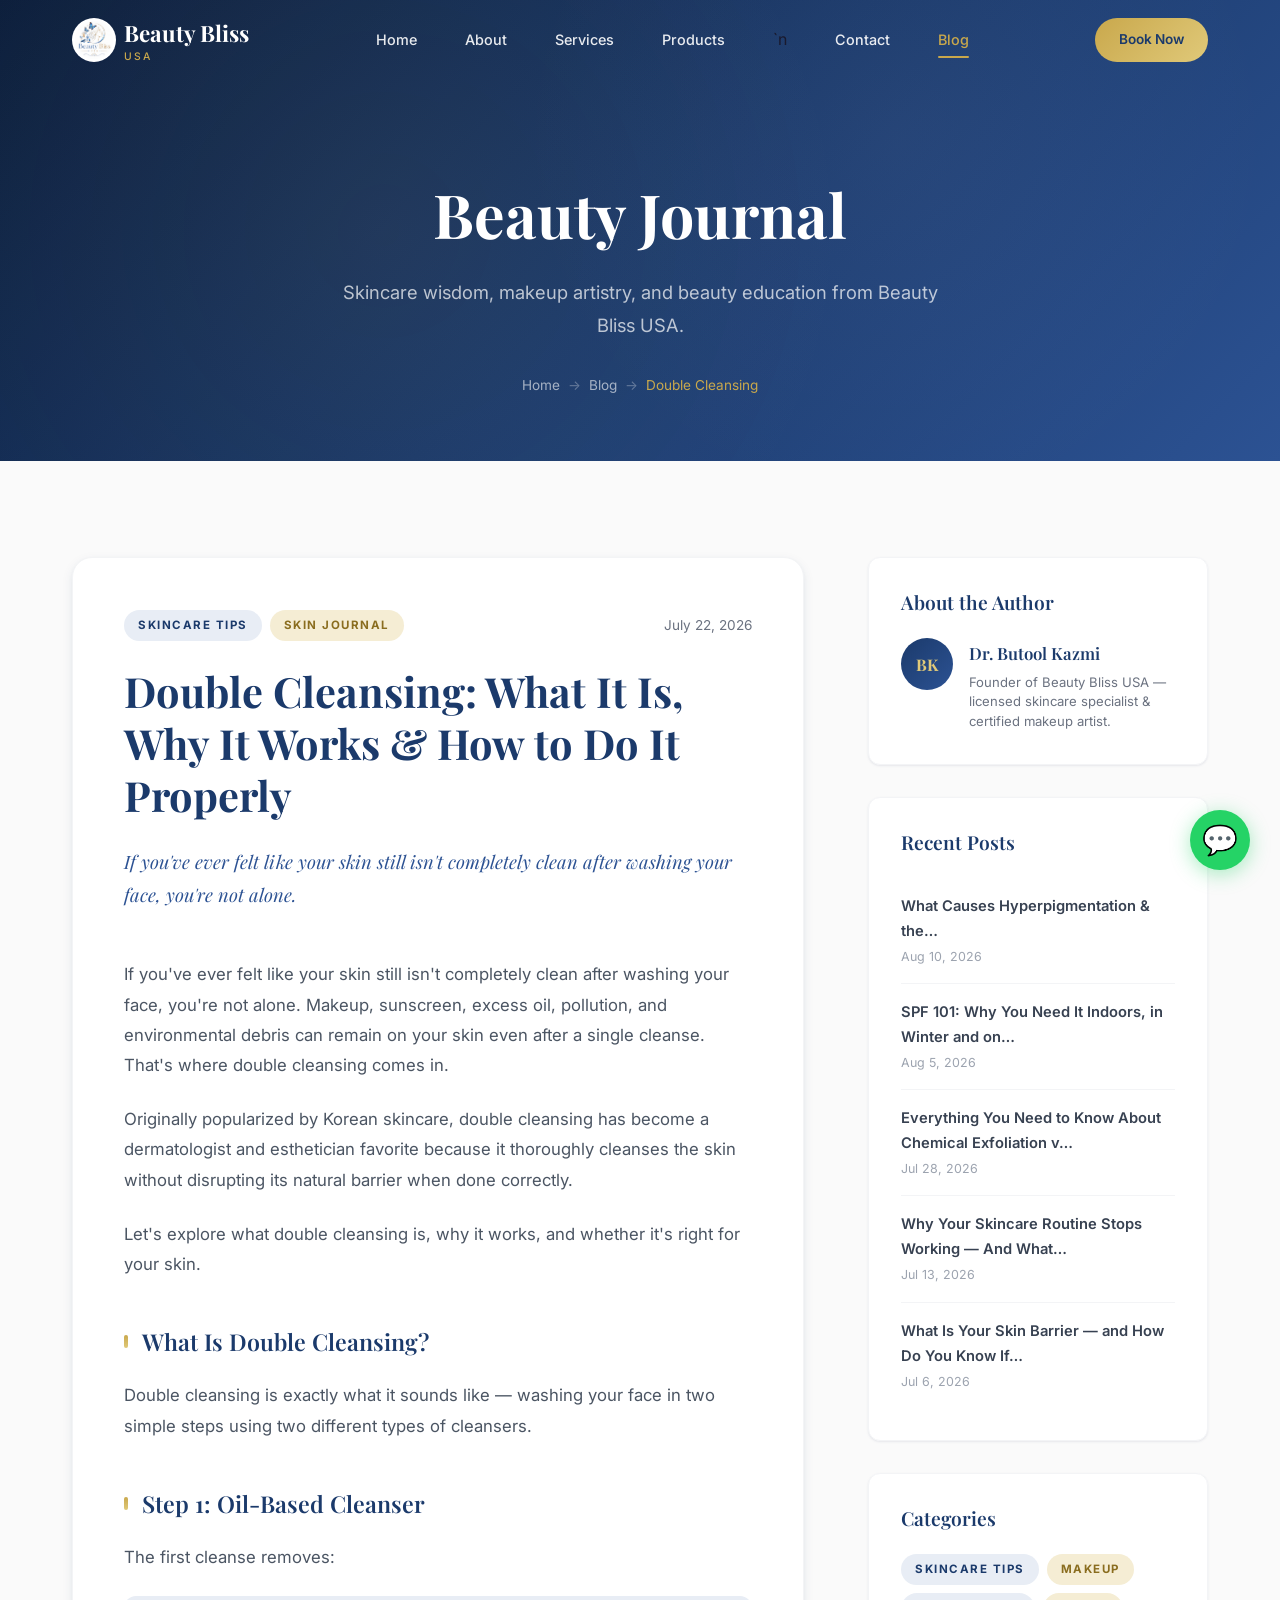
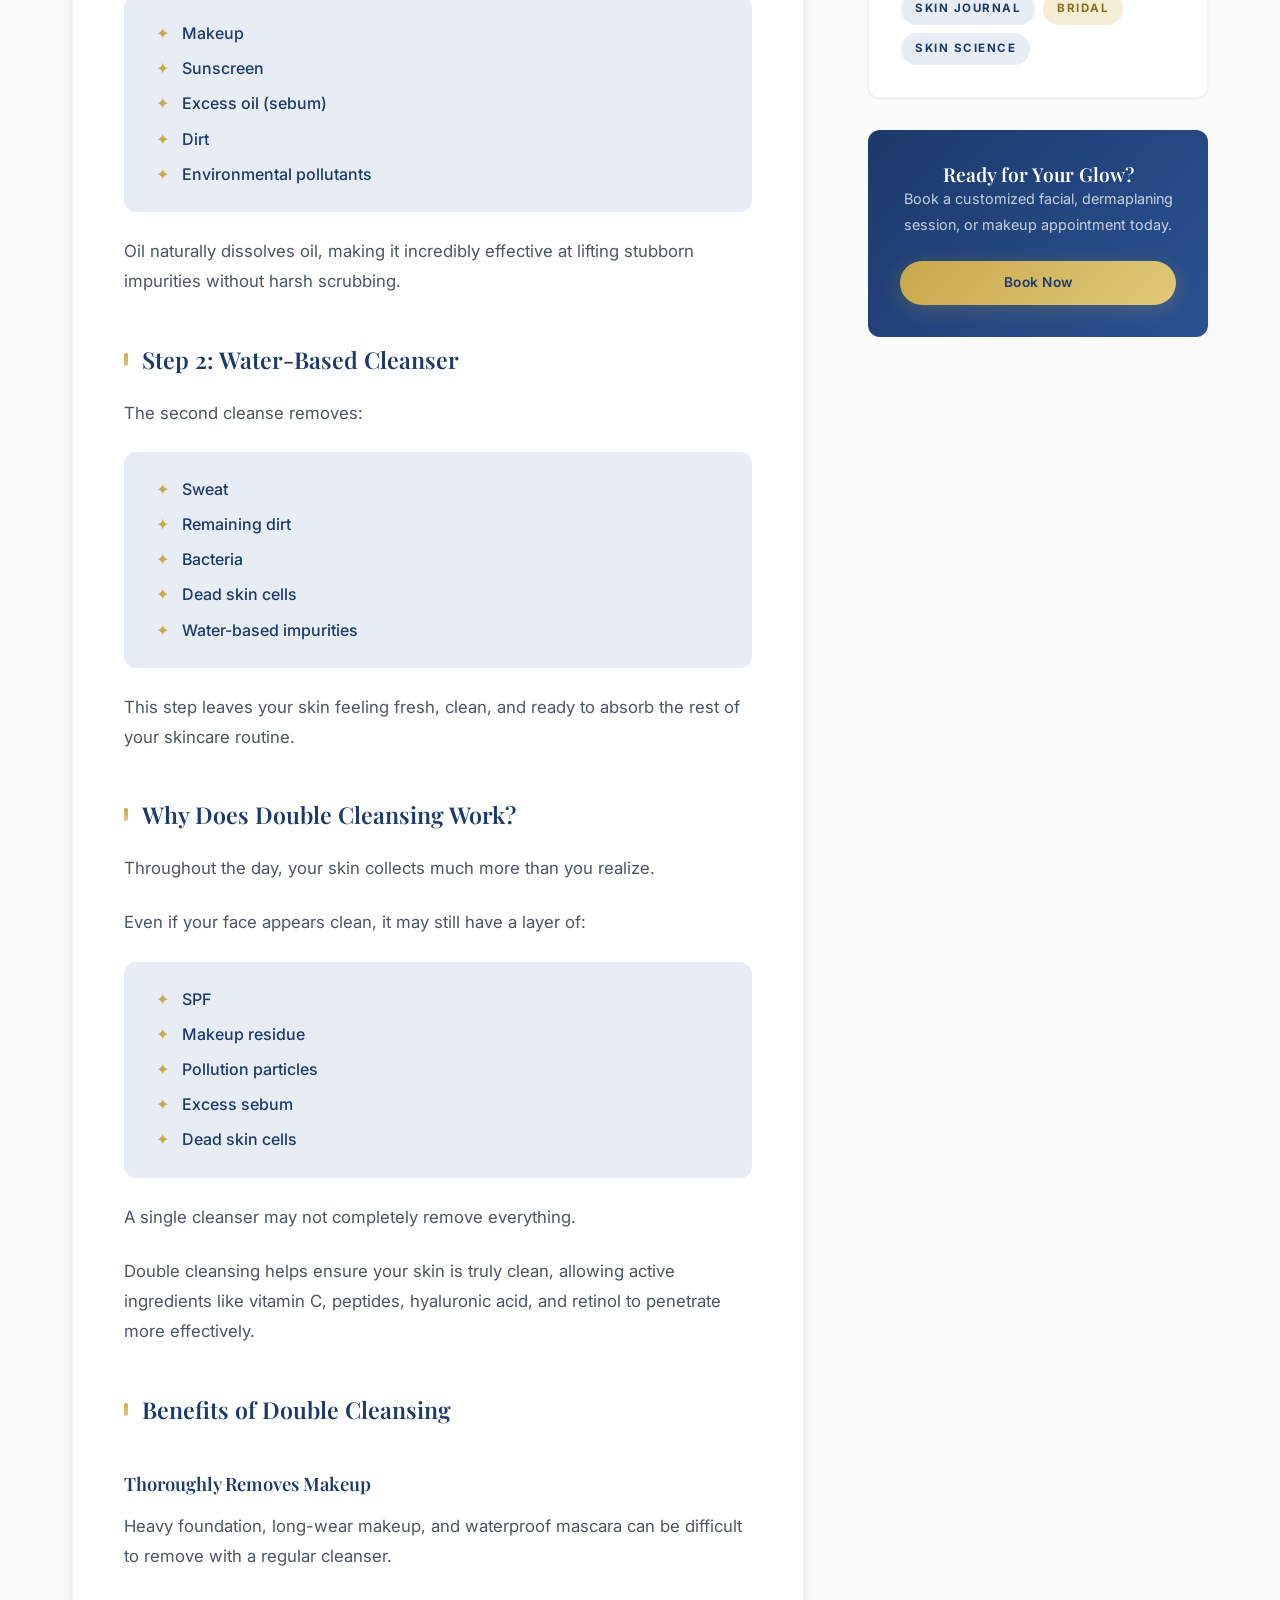
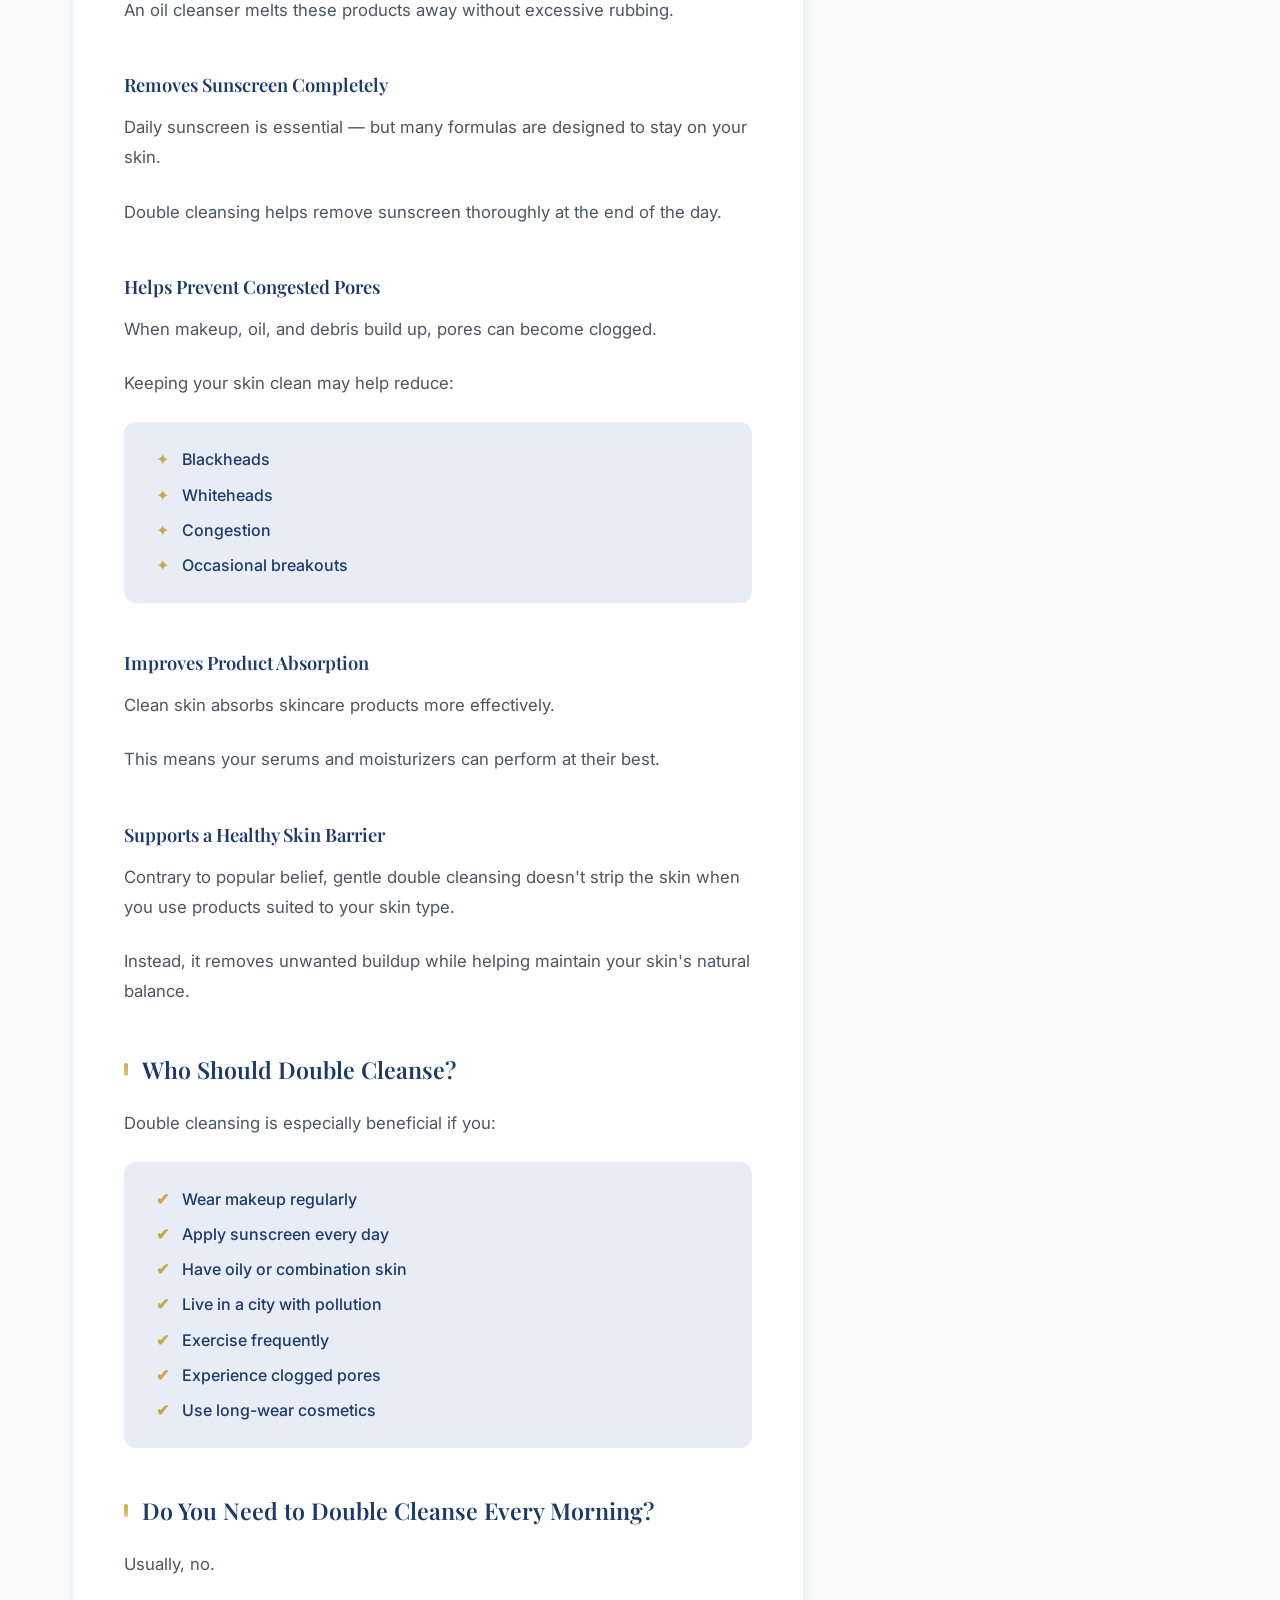
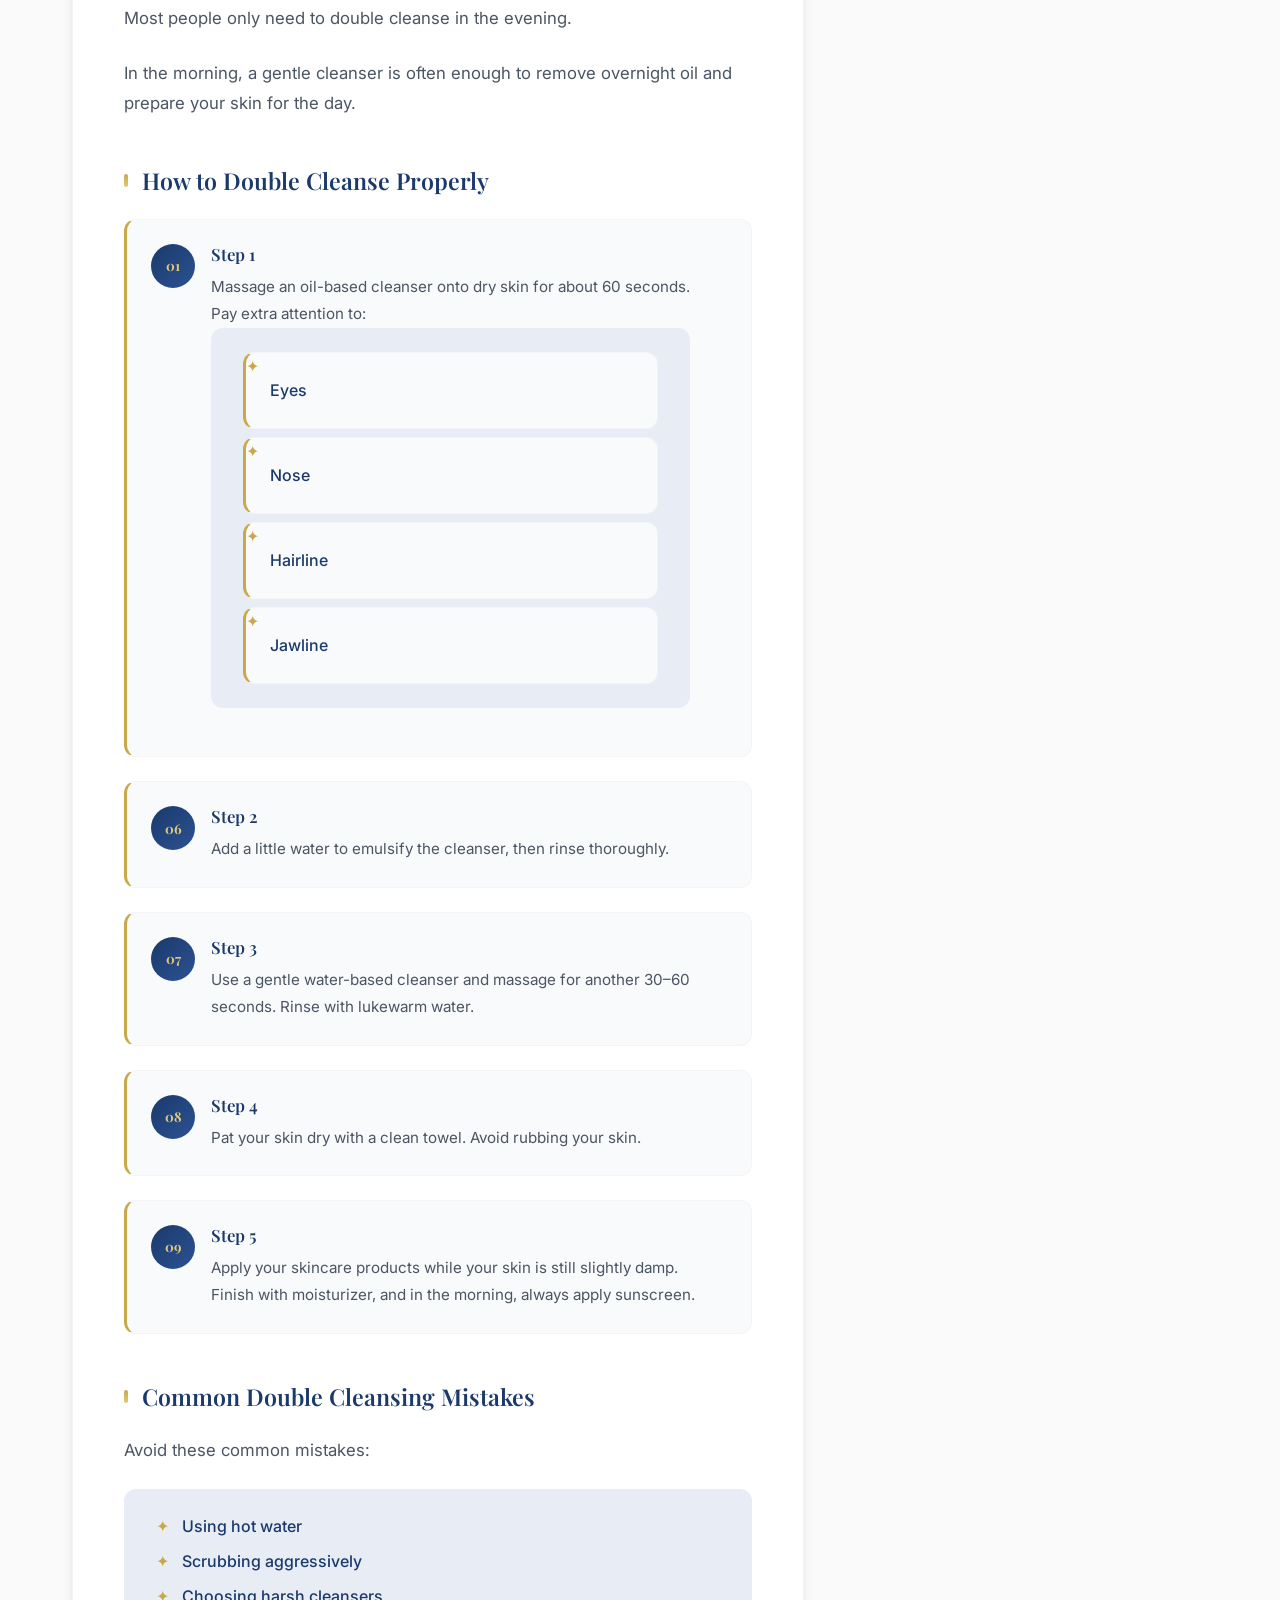
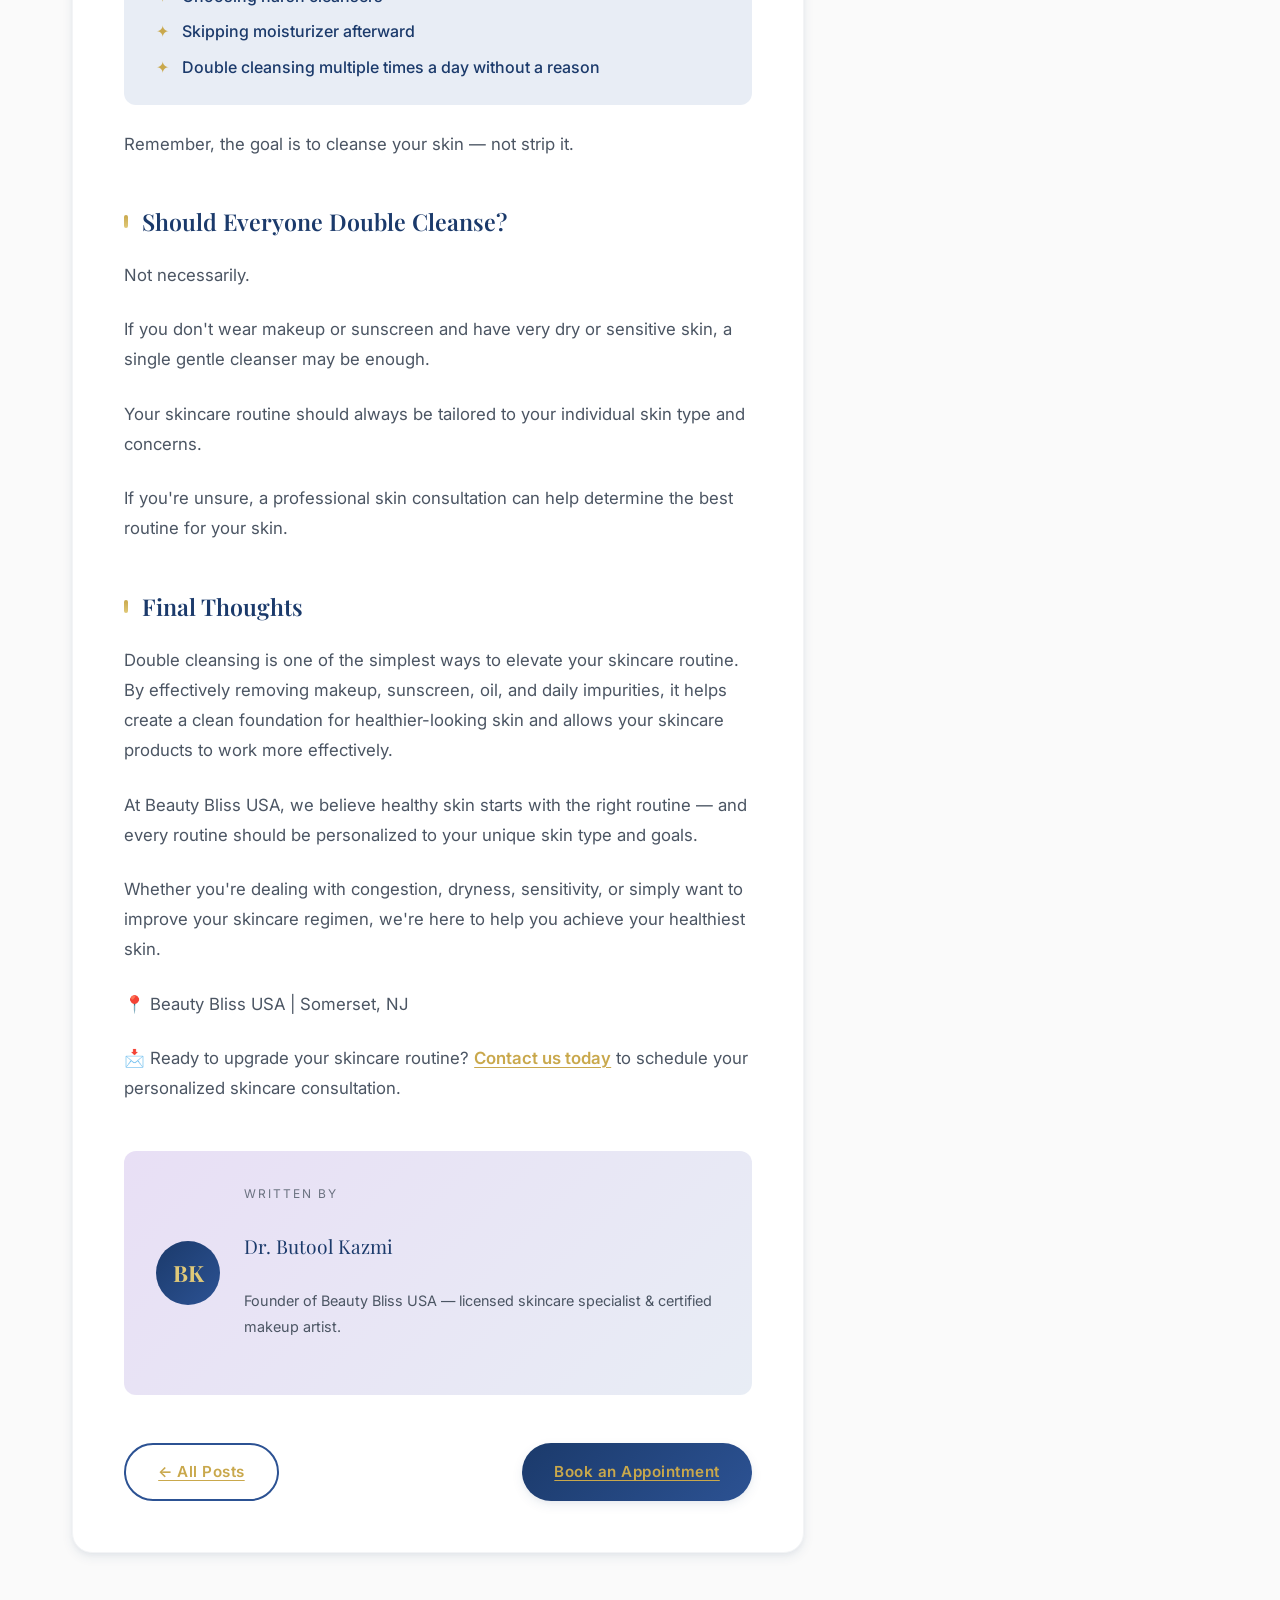
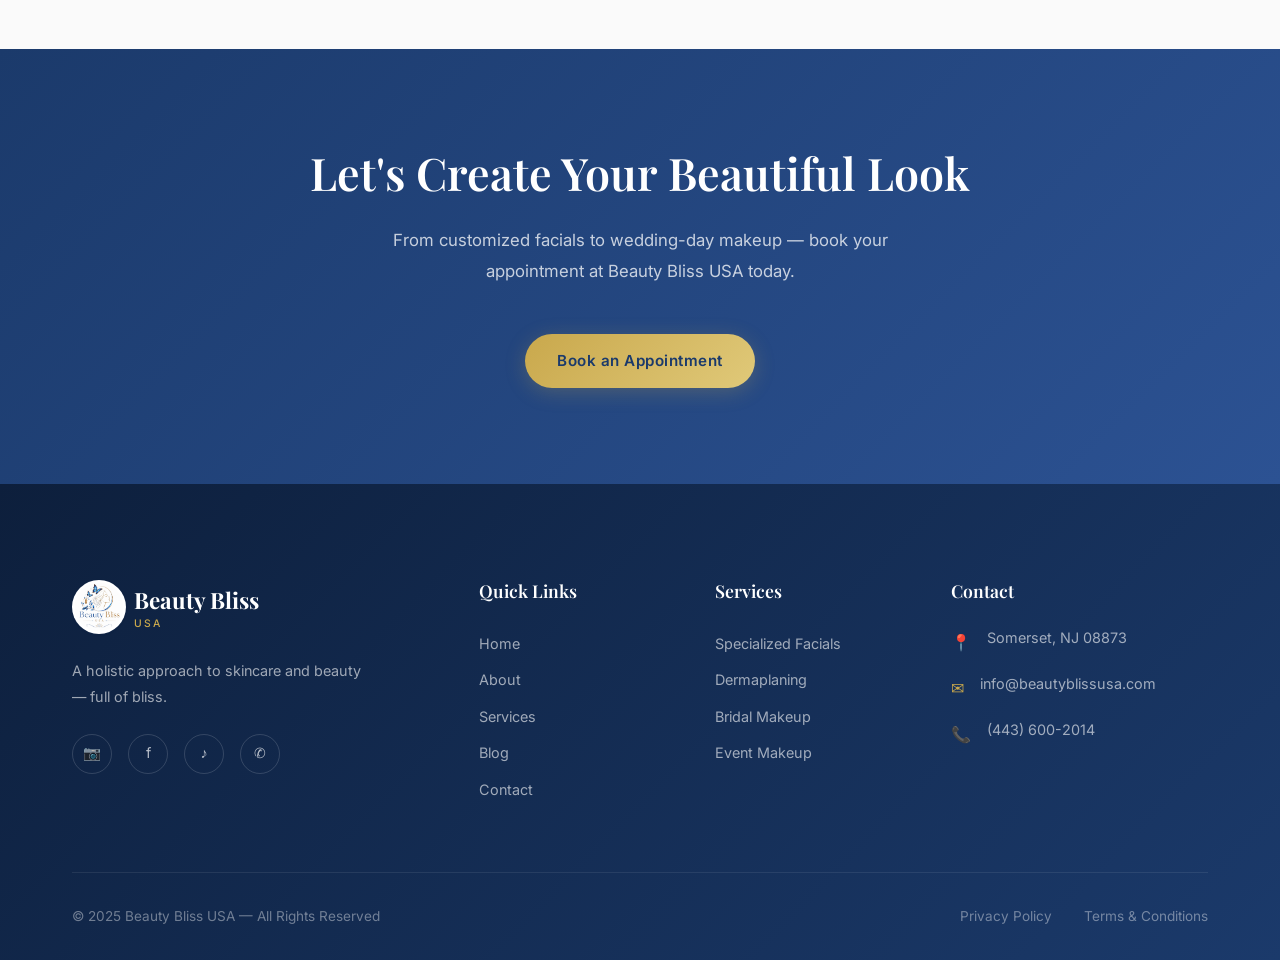
<file: blog-post-4.html>
<!DOCTYPE html>
<html lang="en">
<head>
  <meta charset="UTF-8">
  <meta name="viewport" content="width=device-width, initial-scale=1.0">
  <title>Double Cleansing: What It Is, Why It Works &amp; How to Do It Properly — Beauty Bliss USA Blog</title>
  <meta name="description" content="Makeup, sunscreen, oil, and pollution can remain on your skin even after a single cleanse. Learn what double cleansing is, why it works, and how to do it properly.">
  <link rel="stylesheet" href="css/style.css">
  <link rel="icon" href="images/logo.jpeg">
</head>
<body>

  <!-- NAVIGATION -->
  <nav class="nav">
    <div class="nav__container">
      <a href="index.html" class="nav__logo">
        <img src="images/logo.jpeg" alt="Beauty Bliss USA logo" class="nav__logo-img">
        <div>
          <span class="nav__logo-text">Beauty Bliss</span>
          <span class="nav__logo-sub">USA</span>
        </div>
      </a>
      <div class="nav__links">
        <a href="index.html" class="nav__link">Home</a>
        <a href="about.html" class="nav__link">About</a>
        <a href="services.html" class="nav__link">Services</a>
        <a href="products.html" class="nav__link">Products</a>`n        <a href="contact.html" class="nav__link">Contact</a>
        <a href="blog.html" class="nav__link active">Blog</a>
      </div>
      <a href="contact.html" class="nav__cta">Book Now</a>
      <button class="nav__toggle" aria-label="Menu"><span></span><span></span><span></span></button>
    </div>
  </nav>
  <div class="nav__mobile-menu">
    <a href="index.html" class="nav__mobile-link">Home</a>
    <a href="about.html" class="nav__mobile-link">About</a>
    <a href="services.html" class="nav__mobile-link">Services</a>`n        <a href="products.html" class="nav__mobile-link">Products</a>
    <a href="contact.html" class="nav__mobile-link">Contact</a>
    <a href="blog.html" class="nav__mobile-link">Blog</a>
    <a href="contact.html" class="btn btn--primary">Book Now</a>
  </div>

  <!-- PAGE HERO -->
  <section class="page-hero">
    <div class="page-hero__bg"></div>
    <h1>Beauty Journal</h1>
    <p>Skincare wisdom, makeup artistry, and beauty education from Beauty Bliss USA.</p>
    <div class="breadcrumb">
      <a href="index.html">Home</a>
      <span class="sep">→</span>
      <a href="blog.html">Blog</a>
      <span class="sep">→</span>
      <span class="current">Double Cleansing</span>
    </div>
  </section>

  <!-- ARTICLE -->
  <section class="section" id="article">
    <div class="container">
      <div class="blog-article-grid">
        <article class="blog-article reveal">
          <div class="blog-article__meta">
            <span class="blog-pill">Skincare Tips</span>
            <span class="blog-pill blog-pill--gold">Skin Journal</span>
            <span class="blog-article__date">July 22, 2026</span>
          </div>
          <h1 class="blog-article__title">Double Cleansing: What It Is, Why It Works &amp; How to Do It Properly</h1>
          <p class="blog-article__lead">If you've ever felt like your skin still isn't completely clean after washing your face, you're not alone.</p>

          <div class="blog-article__body">
            <p>If you've ever felt like your skin still isn't completely clean after washing your face, you're not alone. Makeup, sunscreen, excess oil, pollution, and environmental debris can remain on your skin even after a single cleanse. That's where double cleansing comes in.</p>
            <p>Originally popularized by Korean skincare, double cleansing has become a dermatologist and esthetician favorite because it thoroughly cleanses the skin without disrupting its natural barrier when done correctly.</p>
            <p>Let's explore what double cleansing is, why it works, and whether it's right for your skin.</p>

            <h2>What Is Double Cleansing?</h2>
            <p>Double cleansing is exactly what it sounds like — washing your face in two simple steps using two different types of cleansers.</p>

            <h2>Step 1: Oil-Based Cleanser</h2>
            <p>The first cleanse removes:</p>
            <ul class="article-list">
              <li>Makeup</li>
              <li>Sunscreen</li>
              <li>Excess oil (sebum)</li>
              <li>Dirt</li>
              <li>Environmental pollutants</li>
            </ul>
            <p>Oil naturally dissolves oil, making it incredibly effective at lifting stubborn impurities without harsh scrubbing.</p>

            <h2>Step 2: Water-Based Cleanser</h2>
            <p>The second cleanse removes:</p>
            <ul class="article-list">
              <li>Sweat</li>
              <li>Remaining dirt</li>
              <li>Bacteria</li>
              <li>Dead skin cells</li>
              <li>Water-based impurities</li>
            </ul>
            <p>This step leaves your skin feeling fresh, clean, and ready to absorb the rest of your skincare routine.</p>

            <h2>Why Does Double Cleansing Work?</h2>
            <p>Throughout the day, your skin collects much more than you realize.</p>
            <p>Even if your face appears clean, it may still have a layer of:</p>
            <ul class="article-list">
              <li>SPF</li>
              <li>Makeup residue</li>
              <li>Pollution particles</li>
              <li>Excess sebum</li>
              <li>Dead skin cells</li>
            </ul>
            <p>A single cleanser may not completely remove everything.</p>
            <p>Double cleansing helps ensure your skin is truly clean, allowing active ingredients like vitamin C, peptides, hyaluronic acid, and retinol to penetrate more effectively.</p>

            <h2>Benefits of Double Cleansing</h2>

            <h3>Thoroughly Removes Makeup</h3>
            <p>Heavy foundation, long-wear makeup, and waterproof mascara can be difficult to remove with a regular cleanser.</p>
            <p>An oil cleanser melts these products away without excessive rubbing.</p>

            <h3>Removes Sunscreen Completely</h3>
            <p>Daily sunscreen is essential — but many formulas are designed to stay on your skin.</p>
            <p>Double cleansing helps remove sunscreen thoroughly at the end of the day.</p>

            <h3>Helps Prevent Congested Pores</h3>
            <p>When makeup, oil, and debris build up, pores can become clogged.</p>
            <p>Keeping your skin clean may help reduce:</p>
            <ul class="article-list">
              <li>Blackheads</li>
              <li>Whiteheads</li>
              <li>Congestion</li>
              <li>Occasional breakouts</li>
            </ul>

            <h3>Improves Product Absorption</h3>
            <p>Clean skin absorbs skincare products more effectively.</p>
            <p>This means your serums and moisturizers can perform at their best.</p>

            <h3>Supports a Healthy Skin Barrier</h3>
            <p>Contrary to popular belief, gentle double cleansing doesn't strip the skin when you use products suited to your skin type.</p>
            <p>Instead, it removes unwanted buildup while helping maintain your skin's natural balance.</p>

            <h2>Who Should Double Cleanse?</h2>
            <p>Double cleansing is especially beneficial if you:</p>
            <ul class="article-list article-list--check">
              <li>Wear makeup regularly</li>
              <li>Apply sunscreen every day</li>
              <li>Have oily or combination skin</li>
              <li>Live in a city with pollution</li>
              <li>Exercise frequently</li>
              <li>Experience clogged pores</li>
              <li>Use long-wear cosmetics</li>
            </ul>

            <h2>Do You Need to Double Cleanse Every Morning?</h2>
            <p>Usually, no.</p>
            <p>Most people only need to double cleanse in the evening.</p>
            <p>In the morning, a gentle cleanser is often enough to remove overnight oil and prepare your skin for the day.</p>

            <h2>How to Double Cleanse Properly</h2>
            <ol class="sign-list">
              <li>
                <span class="sign-list__num" aria-hidden="true"></span>
                <div>
                  <h3>Step 1</h3>
                  <p>Massage an oil-based cleanser onto dry skin for about 60 seconds.</p>
                  <p>Pay extra attention to:</p>
                  <ul class="article-list">
                    <li>Eyes</li>
                    <li>Nose</li>
                    <li>Hairline</li>
                    <li>Jawline</li>
                  </ul>
                </div>
              </li>
              <li>
                <span class="sign-list__num" aria-hidden="true"></span>
                <div>
                  <h3>Step 2</h3>
                  <p>Add a little water to emulsify the cleanser, then rinse thoroughly.</p>
                </div>
              </li>
              <li>
                <span class="sign-list__num" aria-hidden="true"></span>
                <div>
                  <h3>Step 3</h3>
                  <p>Use a gentle water-based cleanser and massage for another 30–60 seconds. Rinse with lukewarm water.</p>
                </div>
              </li>
              <li>
                <span class="sign-list__num" aria-hidden="true"></span>
                <div>
                  <h3>Step 4</h3>
                  <p>Pat your skin dry with a clean towel. Avoid rubbing your skin.</p>
                </div>
              </li>
              <li>
                <span class="sign-list__num" aria-hidden="true"></span>
                <div>
                  <h3>Step 5</h3>
                  <p>Apply your skincare products while your skin is still slightly damp.</p>
                  <p>Finish with moisturizer, and in the morning, always apply sunscreen.</p>
                </div>
              </li>
            </ol>

            <h2>Common Double Cleansing Mistakes</h2>
            <p>Avoid these common mistakes:</p>
            <ul class="article-list">
              <li>Using hot water</li>
              <li>Scrubbing aggressively</li>
              <li>Choosing harsh cleansers</li>
              <li>Skipping moisturizer afterward</li>
              <li>Double cleansing multiple times a day without a reason</li>
            </ul>
            <p>Remember, the goal is to cleanse your skin — not strip it.</p>

            <h2>Should Everyone Double Cleanse?</h2>
            <p>Not necessarily.</p>
            <p>If you don't wear makeup or sunscreen and have very dry or sensitive skin, a single gentle cleanser may be enough.</p>
            <p>Your skincare routine should always be tailored to your individual skin type and concerns.</p>
            <p>If you're unsure, a professional skin consultation can help determine the best routine for your skin.</p>

            <h2>Final Thoughts</h2>
            <p>Double cleansing is one of the simplest ways to elevate your skincare routine. By effectively removing makeup, sunscreen, oil, and daily impurities, it helps create a clean foundation for healthier-looking skin and allows your skincare products to work more effectively.</p>
            <p>At Beauty Bliss USA, we believe healthy skin starts with the right routine — and every routine should be personalized to your unique skin type and goals.</p>
            <p>Whether you're dealing with congestion, dryness, sensitivity, or simply want to improve your skincare regimen, we're here to help you achieve your healthiest skin.</p>
            <p>📍 Beauty Bliss USA | Somerset, NJ</p>
            <p>📩 Ready to upgrade your skincare routine? <a href="contact.html">Contact us today</a> to schedule your personalized skincare consultation.</p>

            <div class="author-box">
              <div class="author-box__avatar">BK</div>
              <div>
                <p class="author-box__label">Written by</p>
                <p class="author-box__name">Dr. Butool Kazmi</p>
                <p class="author-box__role">Founder of Beauty Bliss USA — licensed skincare specialist &amp; certified makeup artist.</p>
              </div>
            </div>

            <div class="article-nav">
              <a href="blog.html" class="btn btn--ghost">← All Posts</a>
              <a href="contact.html" class="btn btn--blue">Book an Appointment</a>
            </div>
          </div>
        </article>
        <aside class="blog-sidebar reveal reveal--right">
          <div class="sidebar-widget">
            <h4>About the Author</h4>
            <div class="author-mini">
              <div class="author-mini__avatar">BK</div>
              <div>
                <p class="author-mini__name">Dr. Butool Kazmi</p>
                <p class="author-mini__role">Founder of Beauty Bliss USA — licensed skincare specialist &amp; certified makeup artist.</p>
              </div>
            </div>
          </div>

          <div class="sidebar-widget">
            <h4>Recent Posts</h4>
            <a href="blog-post-7.html" class="recent-post">
              <span class="recent-post__title">What Causes Hyperpigmentation &amp; the…</span>
              <span class="recent-post__date">Aug 10, 2026</span>
            </a>
            <a href="blog-post-6.html" class="recent-post">
              <span class="recent-post__title">SPF 101: Why You Need It Indoors, in Winter and on…</span>
              <span class="recent-post__date">Aug 5, 2026</span>
            </a>
            <a href="blog-post-5.html" class="recent-post">
              <span class="recent-post__title">Everything You Need to Know About Chemical Exfoliation v…</span>
              <span class="recent-post__date">Jul 28, 2026</span>
            </a>
            <a href="blog-post-3.html" class="recent-post">
              <span class="recent-post__title">Why Your Skincare Routine Stops Working — And What…</span>
              <span class="recent-post__date">Jul 13, 2026</span>
            </a>
            <a href="blog-post-2.html" class="recent-post">
              <span class="recent-post__title">What Is Your Skin Barrier — and How Do You Know If…</span>
              <span class="recent-post__date">Jul 6, 2026</span>
            </a>
          </div>

          <div class="sidebar-widget">
            <h4>Categories</h4>
            <div class="sidebar-tags">
              <a href="blog.html" class="blog-pill">Skincare Tips</a>
              <a href="blog.html" class="blog-pill blog-pill--gold">Makeup</a>
              <a href="blog.html" class="blog-pill">Skin Journal</a>
              <a href="blog.html" class="blog-pill blog-pill--gold">Bridal</a>
              <a href="blog.html" class="blog-pill">Skin Science</a>
            </div>
          </div>

          <div class="sidebar-cta">
            <h4>Ready for Your Glow?</h4>
            <p>Book a customized facial, dermaplaning session, or makeup appointment today.</p>
            <a href="contact.html" class="btn btn--primary btn--sm" style="width: 100%;">Book Now</a>
          </div>
        </aside>
      </div>
    </div>
  </section>
  <!-- CTA BANNER -->
  <section class="section section--blue">
    <div class="container text-center">
      <div class="reveal">
        <h2 style="color: var(--white); margin-bottom: var(--space-lg);">Let's Create Your Beautiful Look</h2>
        <p style="color: rgba(255,255,255,0.75); max-width: 520px; margin: 0 auto var(--space-2xl);">From customized facials to wedding-day makeup — book your appointment at Beauty Bliss USA today.</p>
        <a href="contact.html" class="btn btn--primary">Book an Appointment</a>
      </div>
    </div>
  </section>

  <!-- FOOTER -->
  <footer class="footer">
    <div class="container">
      <div class="footer__grid">
        <div>
          <a href="index.html" class="nav__logo">
            <img src="images/logo.jpeg" alt="Beauty Bliss USA logo" class="nav__logo-img">
            <div><span class="nav__logo-text">Beauty Bliss</span><span class="nav__logo-sub">USA</span></div>
          </a>
          <p class="footer__brand-text">A holistic approach to skincare and beauty — full of bliss.</p>
          <div class="footer__social">
            <a href="https://www.instagram.com/beauty_bliss_usa/" target="_blank" rel="noopener" class="footer__social-link">📷</a>
            <a href="https://www.facebook.com/" target="_blank" rel="noopener" class="footer__social-link">f</a>
            <a href="https://www.tiktok.com/" target="_blank" rel="noopener" class="footer__social-link">♪</a>
            <a href="https://wa.me/14436002014" target="_blank" rel="noopener" class="footer__social-link">✆</a>
          </div>
        </div>
        <div>
          <h4 class="footer__heading">Quick Links</h4>
          <a href="index.html" class="footer__link">Home</a>
          <a href="about.html" class="footer__link">About</a>
          <a href="services.html" class="footer__link">Services</a>
          <a href="blog.html" class="footer__link">Blog</a>
          <a href="contact.html" class="footer__link">Contact</a>
        </div>
        <div>
          <h4 class="footer__heading">Services</h4>
          <a href="services.html" class="footer__link">Specialized Facials</a>
          <a href="services.html" class="footer__link">Dermaplaning</a>
          <a href="services.html" class="footer__link">Bridal Makeup</a>
          <a href="services.html" class="footer__link">Event Makeup</a>
        </div>
        <div>
          <h4 class="footer__heading">Contact</h4>
          <div class="footer__contact-item"><span class="icon">📍</span><span>Somerset, NJ 08873</span></div>
          <div class="footer__contact-item"><span class="icon">✉</span><span>info@beautyblissusa.com</span></div>
          <div class="footer__contact-item"><span class="icon">📞</span><span>(443) 600-2014</span></div>
        </div>
      </div>
      <div class="footer__bottom">
        <span>© 2025 Beauty Bliss USA — All Rights Reserved</span>
        <div class="footer__bottom-links">
          <a href="#">Privacy Policy</a>
          <a href="#">Terms &amp; Conditions</a>
        </div>
      </div>
    </div>
  </footer>

  <a href="https://wa.me/14436002014" target="_blank" rel="noopener" class="whatsapp-float" aria-label="Chat on WhatsApp">💬</a>

  <script src="js/main.js"></script>
</body>
</html>
</file>
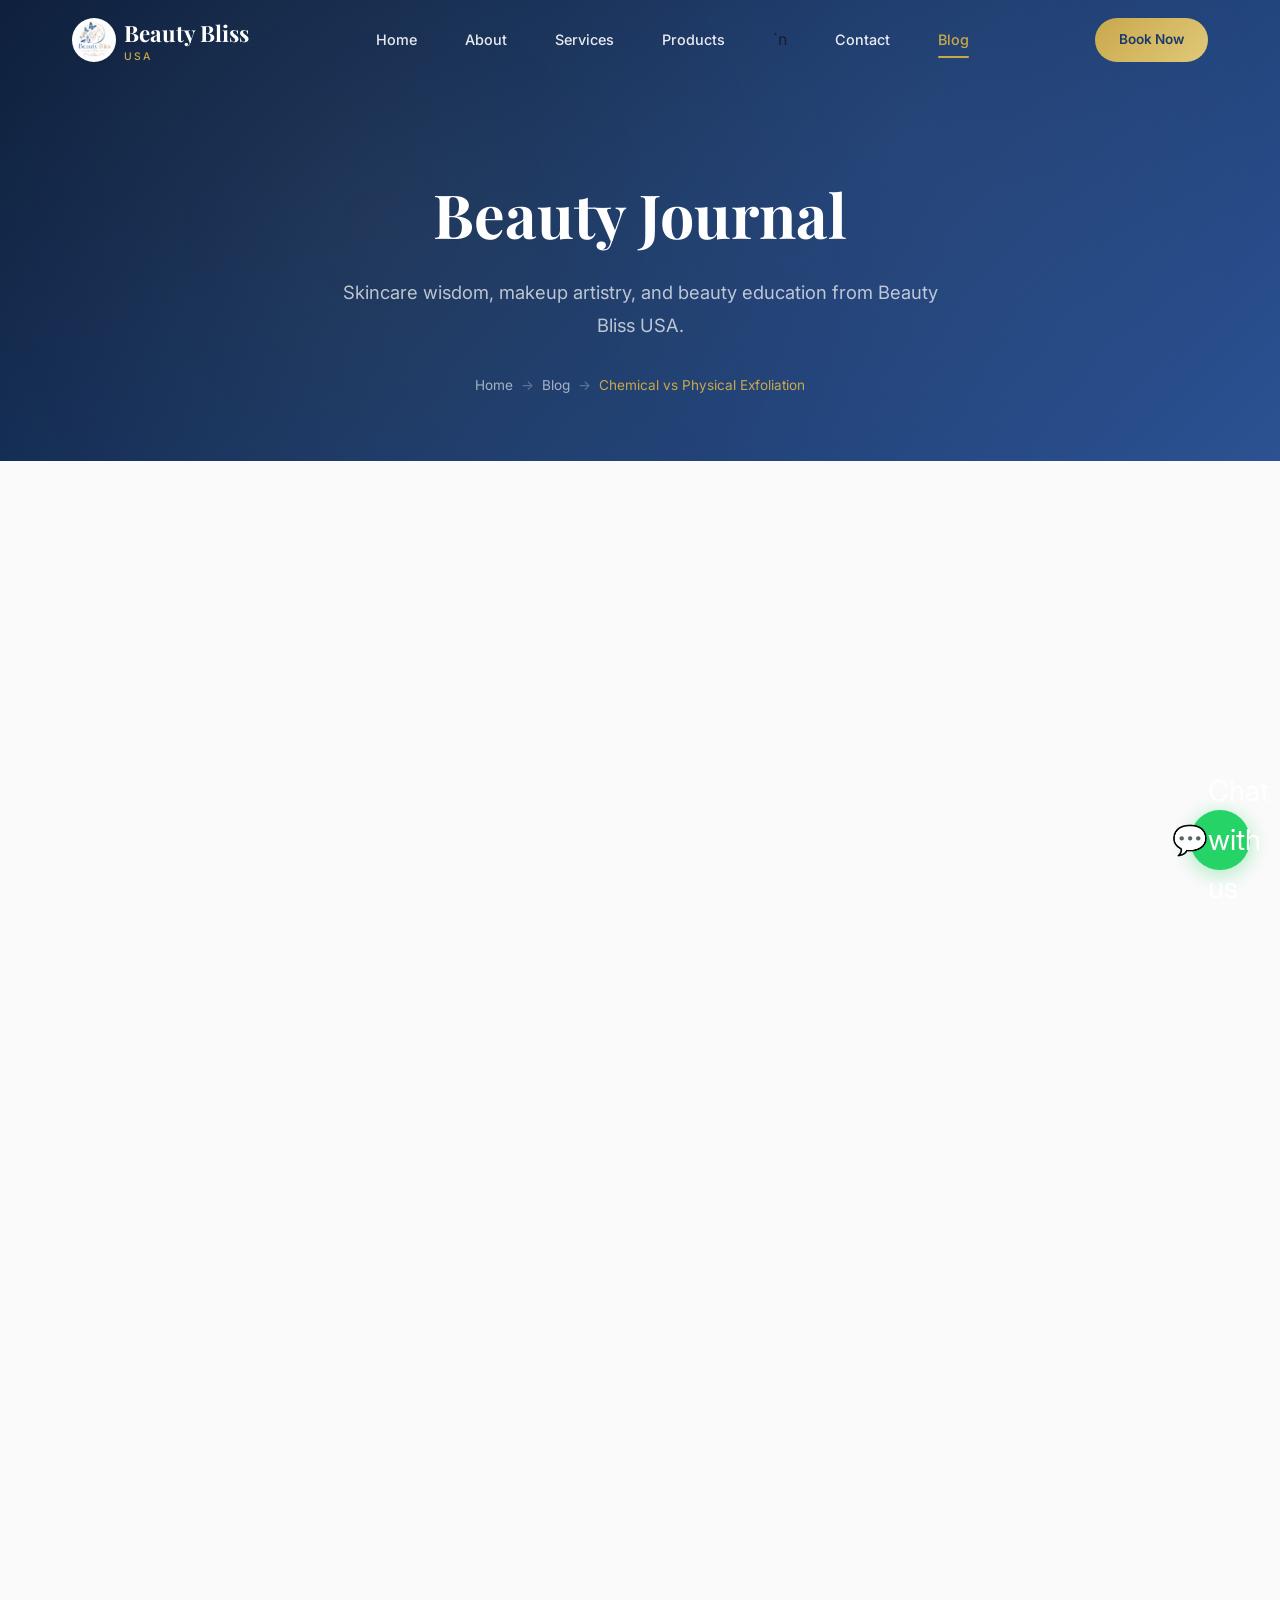
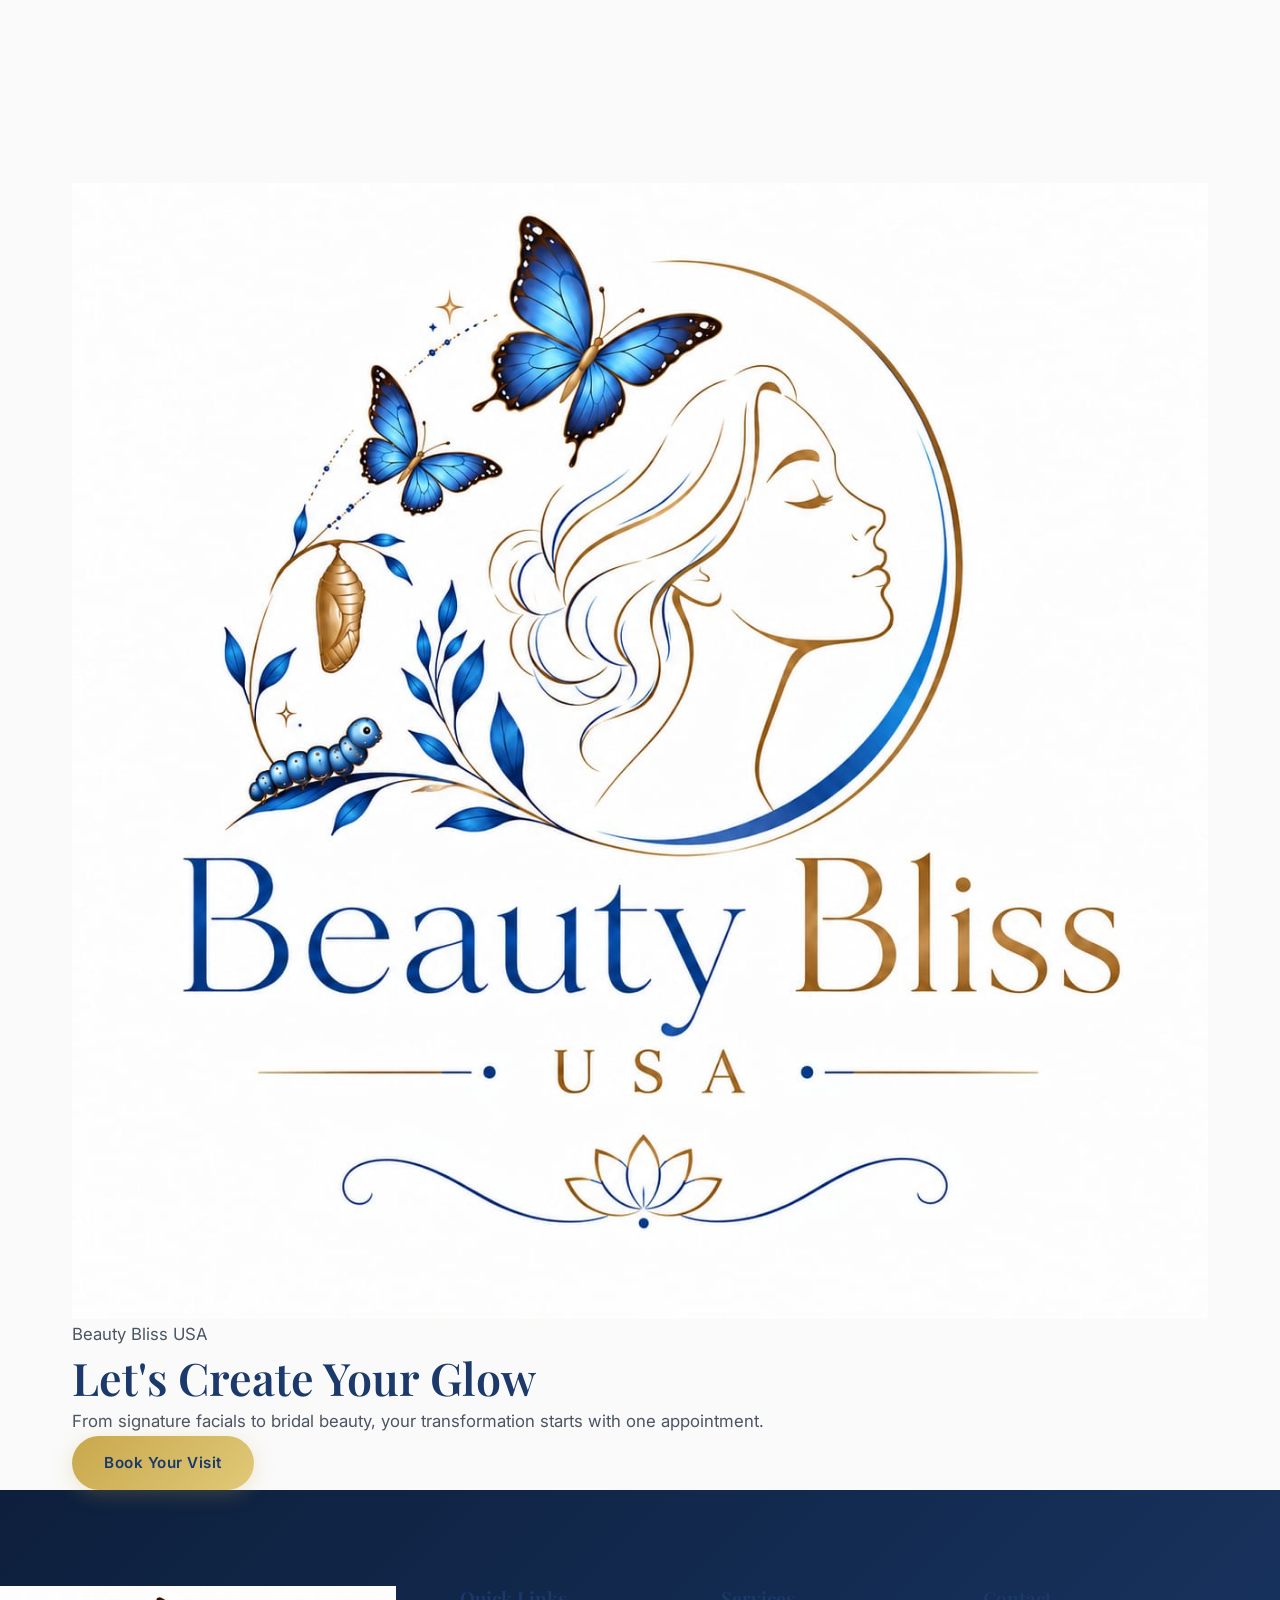
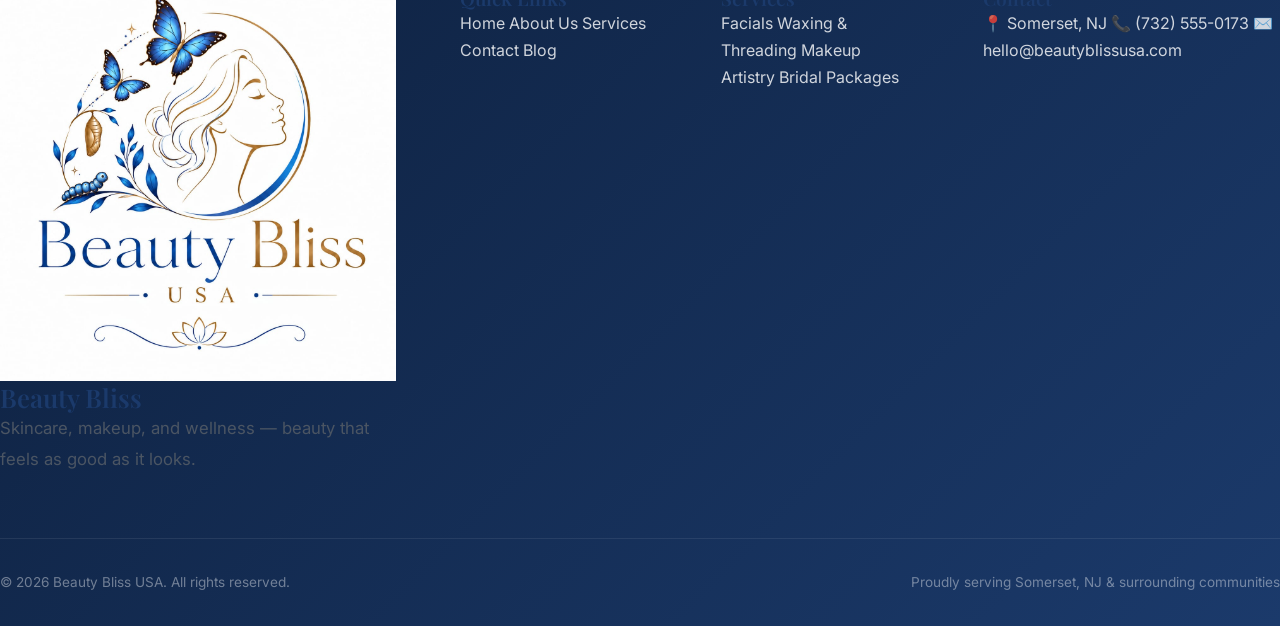
<file: blog-post-5.html>
<!DOCTYPE html>
<html lang="en">
<head>
  <meta charset="UTF-8">
  <meta name="viewport" content="width=device-width, initial-scale=1.0">
  <title>Everything You Need to Know About Chemical Exfoliation vs Physical — Beauty Bliss USA Blog</title>
  <meta name="description" content="Chemical or physical exfoliation? Learn how each method works, the AHAs, BHAs, and PHAs to know, and how to choose the right exfoliation for your skin type.">
  <link rel="stylesheet" href="css/style.css">
  <link rel="icon" href="images/logo.jpeg">
</head>
<body>

  <!-- NAVIGATION -->
  <nav class="nav">
    <div class="nav__container">
      <a href="index.html" class="nav__logo">
        <img src="images/logo.jpeg" alt="Beauty Bliss USA logo" class="nav__logo-img">
        <div>
          <span class="nav__logo-text">Beauty Bliss</span>
          <span class="nav__logo-sub">USA</span>
        </div>
      </a>
      <div class="nav__links">
        <a href="index.html" class="nav__link">Home</a>
        <a href="about.html" class="nav__link">About</a>
        <a href="services.html" class="nav__link">Services</a>
        <a href="products.html" class="nav__link">Products</a>`n        <a href="contact.html" class="nav__link">Contact</a>
        <a href="blog.html" class="nav__link active">Blog</a>
      </div>
      <a href="contact.html" class="nav__cta">Book Now</a>
      <button class="nav__toggle" aria-label="Menu"><span></span><span></span><span></span></button>
    </div>
  </nav>
  <div class="nav__mobile-menu">
    <a href="index.html" class="nav__mobile-link">Home</a>
    <a href="about.html" class="nav__mobile-link">About</a>
    <a href="services.html" class="nav__mobile-link">Services</a>`n        <a href="products.html" class="nav__mobile-link">Products</a>
    <a href="contact.html" class="nav__mobile-link">Contact</a>
    <a href="blog.html" class="nav__mobile-link">Blog</a>
    <a href="contact.html" class="btn btn--primary">Book Now</a>
  </div>

  <!-- PAGE HERO -->
  <section class="page-hero">
    <div class="page-hero__bg"></div>
    <h1>Beauty Journal</h1>
    <p>Skincare wisdom, makeup artistry, and beauty education from Beauty Bliss USA.</p>
    <div class="breadcrumb">
      <a href="index.html">Home</a>
      <span class="sep">→</span>
      <a href="blog.html">Blog</a>
      <span class="sep">→</span>
      <span class="current">Chemical vs Physical Exfoliation</span>
    </div>
  </section>

  <!-- ARTICLE -->
  <section class="section" id="article">
    <div class="container">
      <div class="blog-article-grid">
        <article class="blog-article reveal">
          <div class="blog-article__meta">
            <span class="blog-pill">Skin Science</span>
            <span class="blog-pill blog-pill--gold">Skin Journal</span>
            <span class="blog-article__date">July 28, 2026</span>
          </div>
          <h1 class="blog-article__title">Everything You Need to Know About Chemical Exfoliation vs Physical</h1>
          <p class="blog-article__lead">Exfoliation is one of the most effective ways to maintain healthy, radiant-looking skin.</p>

          <div class="blog-article__body">
            <p>Exfoliation is one of the most effective ways to maintain healthy, radiant-looking skin. It helps remove dead skin cells, unclogs pores, smooths texture, and promotes a brighter complexion. But with so many products available, one question comes up often:</p>
            <p>Should you choose chemical exfoliation or physical exfoliation?</p>
            <p>The answer depends on your skin type, concerns, and how your skin responds to exfoliating ingredients.</p>
            <p>Let's explore the differences, benefits, and how to choose the best option for your skincare routine.</p>

            <h2>What Is Exfoliation?</h2>
            <p>Your skin naturally sheds dead skin cells every 28–40 days. As we age, this process slows down, allowing dead cells to build up on the surface.</p>
            <p>This buildup can lead to:</p>
            <ul class="article-list">
              <li>Dull-looking skin</li>
              <li>Clogged pores</li>
              <li>Uneven texture</li>
              <li>Breakouts</li>
              <li>Fine lines appearing more noticeable</li>
              <li>Reduced absorption of skincare products</li>
            </ul>
            <p>Exfoliation helps remove these dead cells, revealing fresher, healthier skin underneath.</p>

            <h2>What Is Physical Exfoliation?</h2>
            <p>Physical exfoliation uses a tool or textured product to manually remove dead skin cells from the surface of the skin.</p>
            <p>Examples include:</p>
            <ul class="article-list">
              <li>Facial scrubs</li>
              <li>Cleansing brushes</li>
              <li>Silicone cleansing tools</li>
              <li>Microfiber cloths</li>
              <li>Dermaplaning</li>
              <li>Professional microdermabrasion</li>
            </ul>

            <h3>Benefits of Physical Exfoliation</h3>
            <ul class="article-list article-list--check">
              <li>Instantly smooths skin texture</li>
              <li>Removes surface buildup</li>
              <li>Leaves skin feeling softer</li>
              <li>Creates a smoother makeup application</li>
              <li>Provides immediate visible results</li>
            </ul>

            <h3>Who Is It Best For?</h3>
            <p>Physical exfoliation may work well for:</p>
            <ul class="article-list">
              <li>Normal skin</li>
              <li>Combination skin</li>
              <li>Oily skin</li>
              <li>Skin with rough texture</li>
            </ul>
            <p>However, it should be used gently to avoid irritation.</p>

            <h2>What Is Chemical Exfoliation?</h2>
            <p>Despite the name, chemical exfoliation isn't harsh or damaging when used correctly.</p>
            <p>Instead of scrubbing the skin, it uses carefully formulated acids or enzymes to dissolve the bonds holding dead skin cells together.</p>
            <p>This allows them to shed naturally without friction.</p>

            <h3>Common Chemical Exfoliants</h3>
            <div class="info-grid info-grid--3">
              <div class="info-card">
                <h4>AHAs (Alpha Hydroxy Acids)</h4>
                <p>Examples:</p>
                <ul class="article-list">
                  <li>Glycolic Acid</li>
                  <li>Lactic Acid</li>
                  <li>Mandelic Acid</li>
                </ul>
                <p>Best for:</p>
                <ul class="article-list">
                  <li>Dry skin</li>
                  <li>Sun damage</li>
                  <li>Fine lines</li>
                  <li>Uneven skin tone</li>
                  <li>Hyperpigmentation</li>
                </ul>
              </div>
              <div class="info-card">
                <h4>BHAs (Beta Hydroxy Acids)</h4>
                <p>Most common:</p>
                <ul class="article-list">
                  <li>Salicylic Acid</li>
                </ul>
                <p>Best for:</p>
                <ul class="article-list">
                  <li>Oily skin</li>
                  <li>Acne-prone skin</li>
                  <li>Blackheads</li>
                  <li>Enlarged pores</li>
                </ul>
                <p>Because BHAs are oil-soluble, they can penetrate inside the pores to dissolve excess oil and congestion.</p>
              </div>
              <div class="info-card">
                <h4>PHAs (Polyhydroxy Acids)</h4>
                <p>Examples:</p>
                <ul class="article-list">
                  <li>Gluconolactone</li>
                  <li>Lactobionic Acid</li>
                </ul>
                <p>Best for:</p>
                <ul class="article-list">
                  <li>Sensitive skin</li>
                  <li>Rosacea-prone skin</li>
                  <li>Dry skin</li>
                </ul>
                <p>PHAs provide gentle exfoliation while helping support hydration.</p>
              </div>
            </div>

            <h2>Benefits of Chemical Exfoliation</h2>
            <p>Chemical exfoliation can help improve:</p>
            <ul class="article-list article-list--check">
              <li>Uneven skin tone</li>
              <li>Fine lines</li>
              <li>Acne</li>
              <li>Congested pores</li>
              <li>Hyperpigmentation</li>
              <li>Rough texture</li>
              <li>Overall skin brightness</li>
            </ul>
            <p>Unlike scrubs, chemical exfoliants work evenly across the skin without mechanical friction.</p>

            <h2>Key Differences</h2>
            <div class="info-grid">
              <div class="info-card">
                <h4>Physical Exfoliation</h4>
                <ul class="article-list">
                  <li>Removes dead skin manually</li>
                  <li>Immediate smoothing effect</li>
                  <li>Can irritate if overused</li>
                  <li>Best for rough texture</li>
                </ul>
              </div>
              <div class="info-card">
                <h4>Chemical Exfoliation</h4>
                <ul class="article-list">
                  <li>Dissolves dead skin cells</li>
                  <li>Gradual, long-term improvement</li>
                  <li>More even exfoliation when used correctly</li>
                  <li>Best for pigmentation, acne, and aging concerns</li>
                </ul>
              </div>
            </div>

            <h2>Which One Is Better?</h2>
            <p>There isn't one "best" option for everyone.</p>
            <p>It depends on your skin goals.</p>
            <div class="info-grid">
              <div class="info-card">
                <h4>Choose Physical Exfoliation If You Want</h4>
                <ul class="article-list">
                  <li>Instant smoothness</li>
                  <li>Better makeup application</li>
                  <li>Quick removal of surface buildup</li>
                </ul>
              </div>
              <div class="info-card">
                <h4>Choose Chemical Exfoliation If You Want</h4>
                <ul class="article-list">
                  <li>Brighter skin</li>
                  <li>Improved texture</li>
                  <li>Fewer breakouts</li>
                  <li>Reduced pigmentation</li>
                  <li>Anti-aging benefits</li>
                </ul>
              </div>
            </div>

            <h2>Can You Use Both?</h2>
            <p>Yes — but not at the same time.</p>
            <p>Over-exfoliating can damage your skin barrier and lead to:</p>
            <ul class="article-list">
              <li>Redness</li>
              <li>Dryness</li>
              <li>Sensitivity</li>
              <li>Tightness</li>
              <li>Irritation</li>
              <li>Breakouts</li>
            </ul>
            <p>If you use both methods, alternate them throughout the week and always monitor how your skin responds.</p>

            <h2>Common Exfoliation Mistakes</h2>
            <p>Avoid these common habits:</p>
            <ul class="article-list article-list--cross">
              <li>Exfoliating every day</li>
              <li>Using harsh scrubs</li>
              <li>Applying multiple exfoliating acids together</li>
              <li>Skipping moisturizer afterward</li>
              <li>Forgetting sunscreen</li>
            </ul>
            <p>Freshly exfoliated skin is more sensitive to UV damage, making daily SPF essential.</p>

            <h2>Professional Exfoliation Treatments</h2>
            <p>Professional treatments can safely provide deeper exfoliation while targeting specific concerns.</p>
            <p>At Beauty Bliss USA, we offer personalized treatments such as:</p>
            <ul class="article-list">
              <li>Dermaplaning</li>
              <li>Professional facials</li>
              <li>Customized exfoliating treatments tailored to your skin type and goals</li>
            </ul>
            <p>Every treatment begins with a skin assessment to ensure the best approach for your unique needs.</p>

            <h2>Final Thoughts</h2>
            <p>Both chemical and physical exfoliation have valuable benefits when used correctly. The key is choosing the method that suits your skin type and concerns rather than following trends.</p>
            <p>Healthy skin isn't about exfoliating more — it's about exfoliating smarter.</p>
            <p>If you're unsure which approach is right for you, our skincare specialists can help you build a personalized routine that supports long-term skin health.</p>

            <h2>Ready to Reveal Healthier-Looking Skin?</h2>
            <p>Whether you're looking to improve texture, brighten your complexion, or address congestion, we're here to help.</p>
            <p>📍 Beauty Bliss USA | Somerset, NJ</p>
            <p>📩 <a href="contact.html">Book your skincare consultation today</a> and let us create a routine tailored just for you.</p>
          </div>

          <div class="blog-author">
            <div class="blog-author__avatar">BK</div>
            <div class="blog-author__info">
              <span class="blog-author__label">Written by</span>
              <strong class="blog-author__name">Dr. Butool Kazmi</strong>
              <span class="blog-author__role">Chief Aesthetics &amp; Beauty Educator, Beauty Bliss USA</span>
            </div>
          </div>

          <div class="blog-post-nav">
            <a href="blog-post-4.html">
              <span class="blog-post-nav__label">← Previous</span>
              <span class="blog-post-nav__title">Double Cleansing: What It Is, Why It Works &amp; How to Do It Properly</span>
            </a>
            <a href="blog-post-6.html" class="blog-post-nav--next">
              <span class="blog-post-nav__label">Next →</span>
              <span class="blog-post-nav__title">SPF 101: Why You Need It Indoors, in Winter and on Dark Skin Tones</span>
            </a>
          </div>
        </article>
        <aside class="blog-sidebar reveal">
          <div class="sidebar-widget sidebar-widget--follow">
            <h4>Follow Us</h4>
            <div class="sidebar-follow">
              <a href="#" class="sidebar-follow__link" aria-label="Instagram">IG</a>
              <a href="#" class="sidebar-follow__link" aria-label="Facebook">FB</a>
              <a href="#" class="sidebar-follow__link" aria-label="TikTok">TT</a>
            </div>
          </div>

          <div class="sidebar-widget sidebar-widget--cta">
            <h4>Ready for Clear, Glowing Skin?</h4>
            <p>Our specialists create personalized skincare routines tailored to you.</p>
            <a href="contact.html" class="btn btn--primary btn--block">Book a Consultation</a>
          </div>

          <div class="sidebar-widget sidebar-widget--recent">
            <h4>Recent Posts</h4>
            <a href="blog-post-7.html" class="recent-post">
              <span class="recent-post__title">What Causes Hyperpigmentation &amp; the Treatments That Actually Work</span>
              <span class="recent-post__date">Aug 10, 2026</span>
            </a>
            <a href="blog-post-6.html" class="recent-post">
              <span class="recent-post__title">SPF 101: Why You Need It Indoors, in Winter and on Dark Skin Tones</span>
              <span class="recent-post__date">Aug 5, 2026</span>
            </a>
            <a href="blog-post-4.html" class="recent-post">
              <span class="recent-post__title">Double Cleansing: What It Is, Why It Works &amp; How to Do It Properly</span>
              <span class="recent-post__date">Jul 22, 2026</span>
            </a>
            <a href="blog-post-3.html" class="recent-post">
              <span class="recent-post__title">Why Your Skincare Routine Stops Working — And What to Do About It</span>
              <span class="recent-post__date">Jul 13, 2026</span>
            </a>
            <a href="blog-post-2.html" class="recent-post">
              <span class="recent-post__title">Your Skin Barrier: What It Is, Why It Matters, and How to Keep It Strong</span>
              <span class="recent-post__date">Jul 6, 2026</span>
            </a>
          </div>
</aside>
      </div>
    </div>
  </section>
  <!-- CTA -->
  <section class="cta">
    <div class="container cta__content">
      <img src="images/logo.jpeg" alt="Beauty Bliss USA logo" class="cta__logo">
      <p class="cta__tag">Beauty Bliss USA</p>
      <h2 class="cta__title">Let's Create Your Glow</h2>
      <p class="cta__text">From signature facials to bridal beauty, your transformation starts with one appointment.</p>
      <a href="contact.html" class="btn btn--primary">Book Your Visit</a>
    </div>
  </section>

  <!-- FOOTER -->
  <footer class="footer">
    <div class="footer__grid">
      <div class="footer__brand">
        <img src="images/logo.jpeg" alt="Beauty Bliss USA logo" class="footer__logo">
        <h3>Beauty Bliss</h3>
        <p>Skincare, makeup, and wellness — beauty that feels as good as it looks.</p>
      </div>
      <div class="footer__col">
        <h4>Quick Links</h4>
        <a href="index.html">Home</a>
        <a href="about.html">About Us</a>
        <a href="services.html">Services</a>
        <a href="contact.html">Contact</a>
        <a href="blog.html">Blog</a>
      </div>
      <div class="footer__col">
        <h4>Services</h4>
        <a href="services.html">Facials</a>
        <a href="services.html">Waxing &amp; Threading</a>
        <a href="services.html">Makeup Artistry</a>
        <a href="services.html">Bridal Packages</a>
      </div>
      <div class="footer__col">
        <h4>Contact</h4>
        <a href="contact.html">📍 Somerset, NJ</a>
        <a href="contact.html">📞 (732) 555-0173</a>
        <a href="contact.html">✉️ hello@beautyblissusa.com</a>
      </div>
    </div>
    <div class="footer__bottom">
      <span>© 2026 Beauty Bliss USA. All rights reserved.</span>
      <span class="footer__location">Proudly serving Somerset, NJ &amp; surrounding communities</span>
    </div>
  </footer>

  <!-- WHATSAPP FLOATING BUTTON -->
  <a href="https://wa.me/17325550173" class="whatsapp-float" target="_blank" rel="noopener" aria-label="Chat on WhatsApp">
    <span class="whatsapp-float__icon">💬</span>
    <span class="whatsapp-float__tooltip">Chat with us</span>
  </a>

  <script>
    const mobileToggle = document.querySelector('.nav__toggle');
    const mobileMenu = document.querySelector('.nav__mobile-menu');
    if (mobileToggle && mobileMenu) {
      mobileToggle.addEventListener('click', () => {
        mobileMenu.classList.toggle('open');
      });
    }

    const revealEls = document.querySelectorAll('.reveal');
    if ('IntersectionObserver' in window) {
      const observer = new IntersectionObserver((entries) => {
        entries.forEach((entry) => {
          if (entry.isIntersecting) {
            entry.target.classList.add('visible');
            observer.unobserve(entry.target);
          }
        });
      }, { threshold: 0.1 });
      revealEls.forEach((el) => observer.observe(el));
    } else {
      revealEls.forEach((el) => el.classList.add('visible'));
    }
  </script>
</body>
</html>
</file>
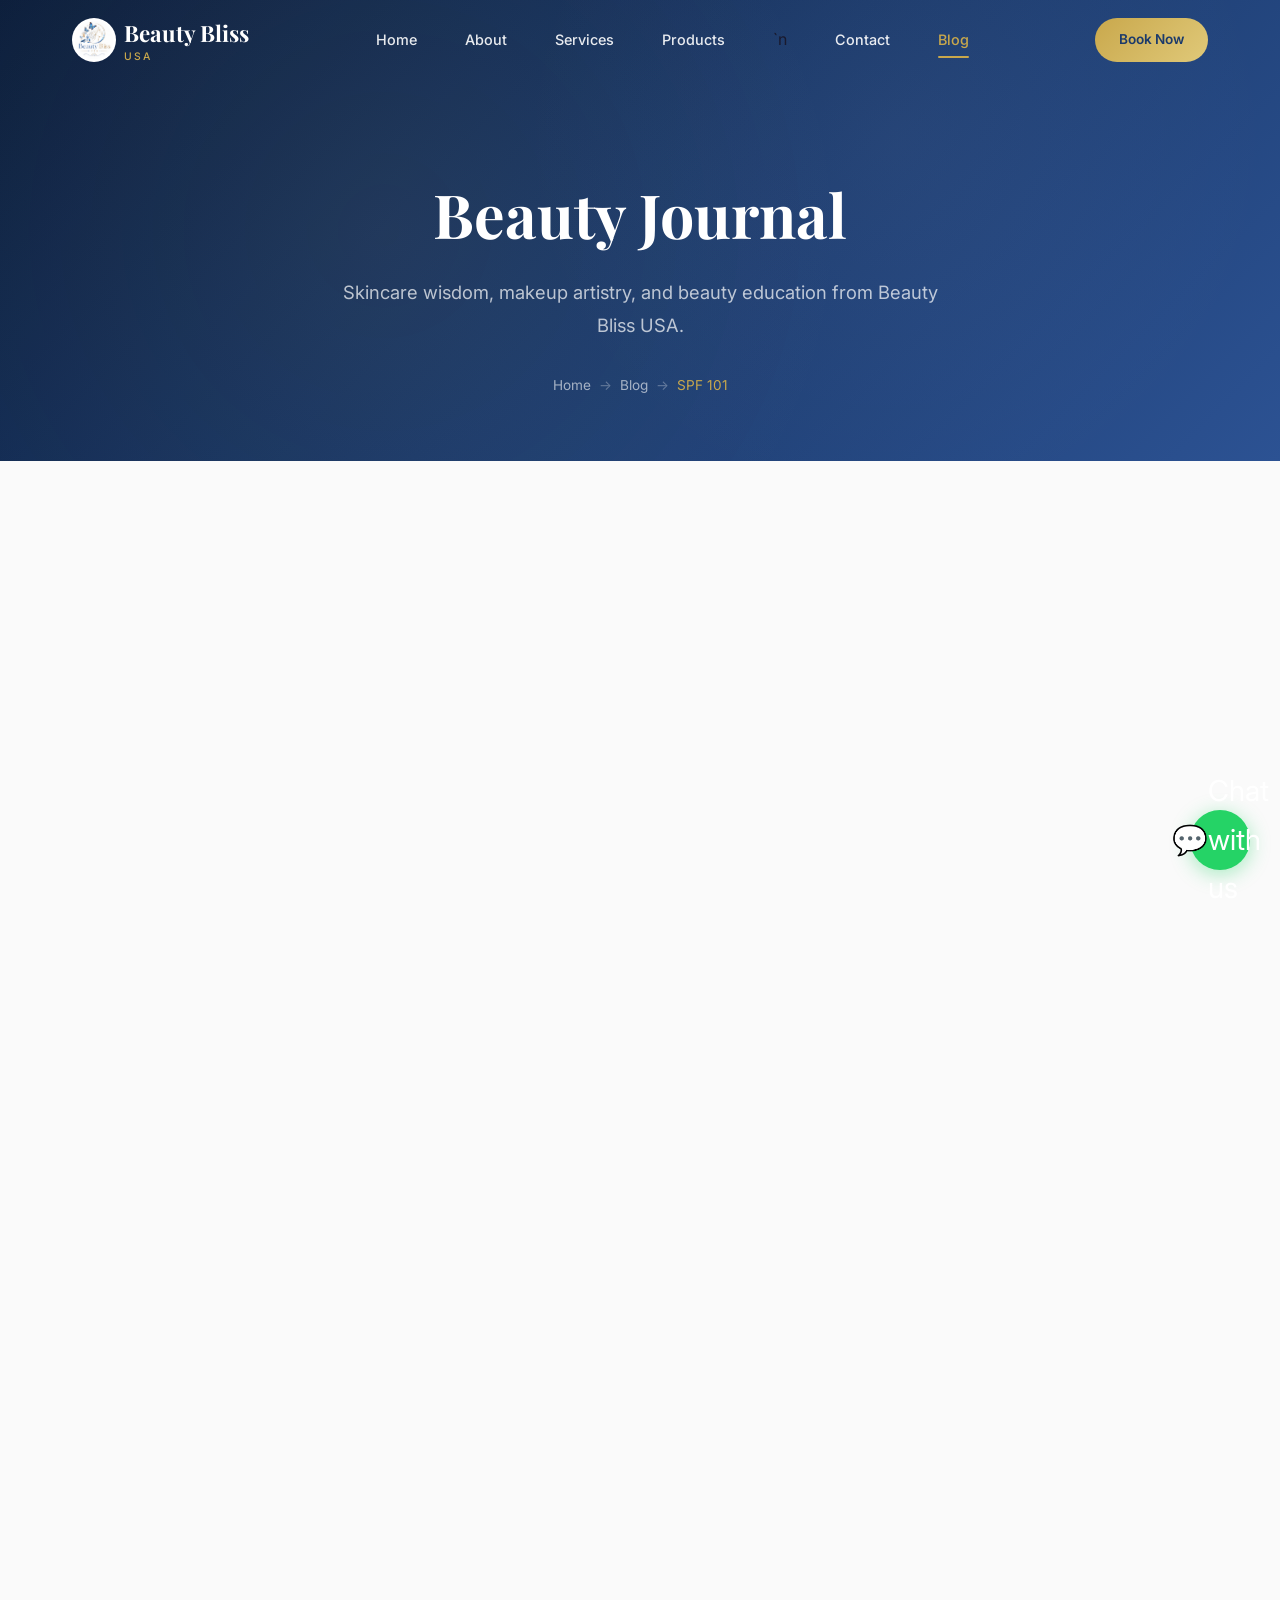
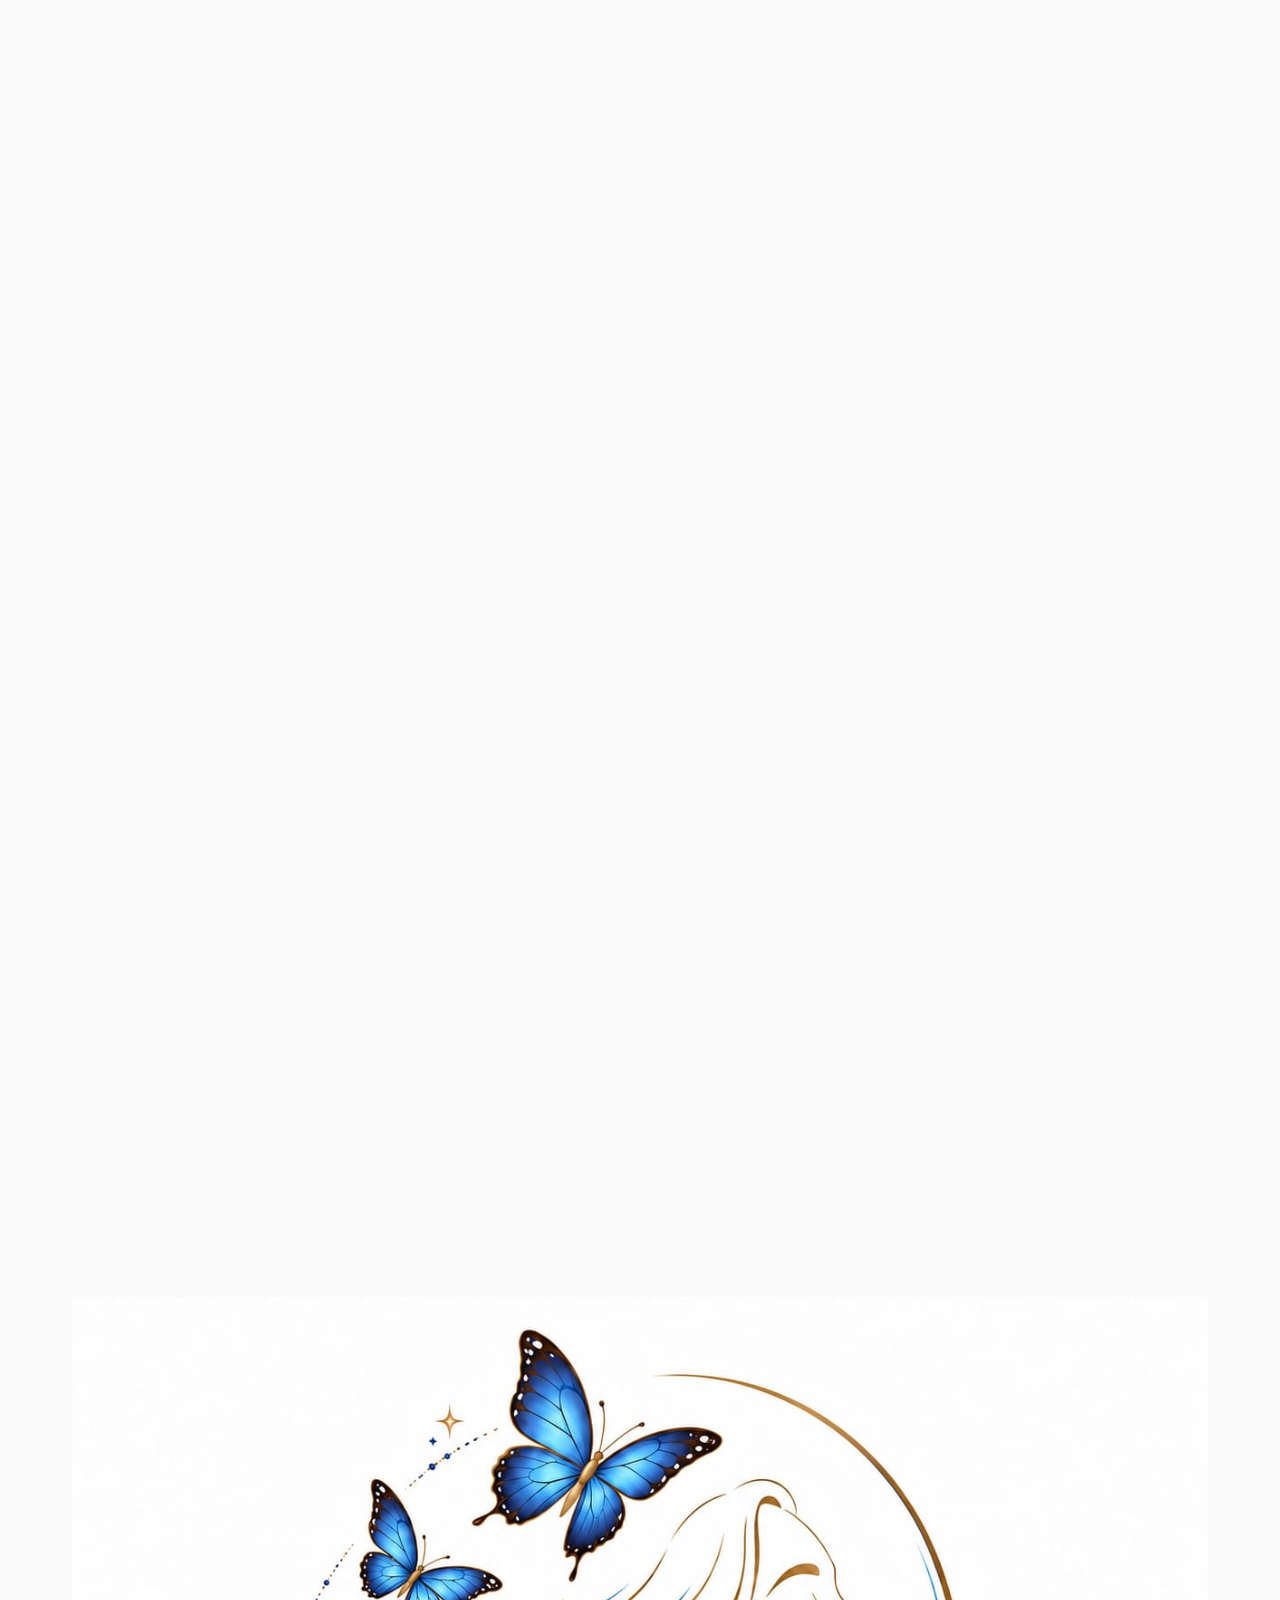
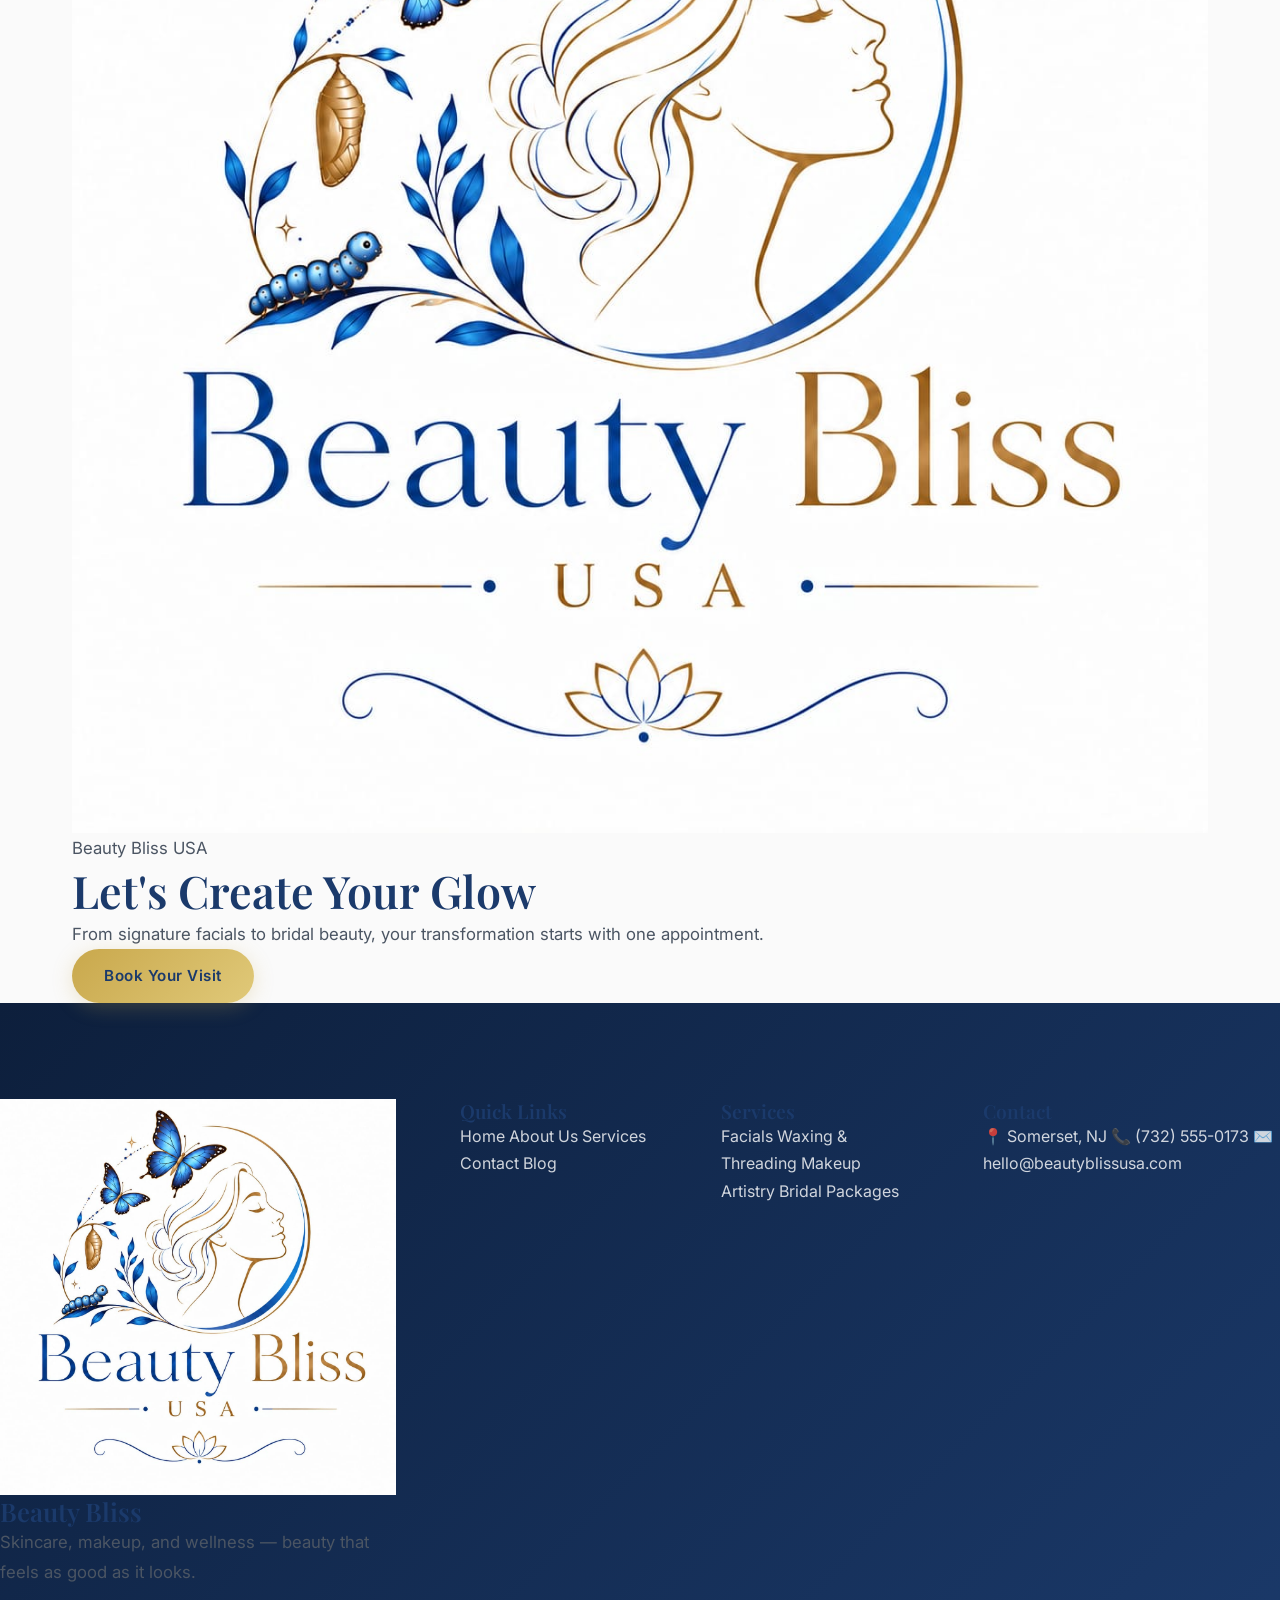
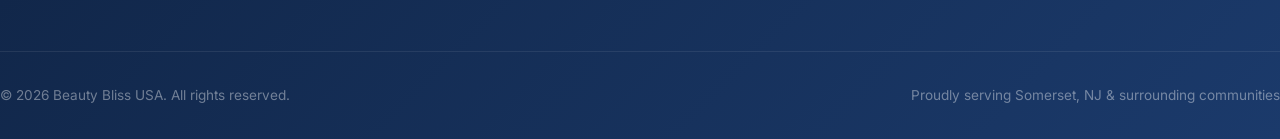
<file: blog-post-6.html>
<!DOCTYPE html>
<html lang="en">
<head>
  <meta charset="UTF-8">
  <meta name="viewport" content="width=device-width, initial-scale=1.0">
  <title>SPF 101: Why You Need It Indoors, in Winter and on Dark Skin Tones — Beauty Bliss USA Blog</title>
  <meta name="description" content="Sunscreen isn't just for the beach. Learn why daily SPF matters indoors, in winter, and on dark skin tones — plus how much to use and which formula to choose.">
  <link rel="stylesheet" href="css/style.css">
  <link rel="icon" href="images/logo.jpeg">
</head>
<body>

  <!-- NAVIGATION -->
  <nav class="nav">
    <div class="nav__container">
      <a href="index.html" class="nav__logo">
        <img src="images/logo.jpeg" alt="Beauty Bliss USA logo" class="nav__logo-img">
        <div>
          <span class="nav__logo-text">Beauty Bliss</span>
          <span class="nav__logo-sub">USA</span>
        </div>
      </a>
      <div class="nav__links">
        <a href="index.html" class="nav__link">Home</a>
        <a href="about.html" class="nav__link">About</a>
        <a href="services.html" class="nav__link">Services</a>
        <a href="products.html" class="nav__link">Products</a>`n        <a href="contact.html" class="nav__link">Contact</a>
        <a href="blog.html" class="nav__link active">Blog</a>
      </div>
      <a href="contact.html" class="nav__cta">Book Now</a>
      <button class="nav__toggle" aria-label="Menu"><span></span><span></span><span></span></button>
    </div>
  </nav>
  <div class="nav__mobile-menu">
    <a href="index.html" class="nav__mobile-link">Home</a>
    <a href="about.html" class="nav__mobile-link">About</a>
    <a href="services.html" class="nav__mobile-link">Services</a>`n        <a href="products.html" class="nav__mobile-link">Products</a>
    <a href="contact.html" class="nav__mobile-link">Contact</a>
    <a href="blog.html" class="nav__mobile-link">Blog</a>
    <a href="contact.html" class="btn btn--primary">Book Now</a>
  </div>

  <!-- PAGE HERO -->
  <section class="page-hero">
    <div class="page-hero__bg"></div>
    <h1>Beauty Journal</h1>
    <p>Skincare wisdom, makeup artistry, and beauty education from Beauty Bliss USA.</p>
    <div class="breadcrumb">
      <a href="index.html">Home</a>
      <span class="sep">→</span>
      <a href="blog.html">Blog</a>
      <span class="sep">→</span>
      <span class="current">SPF 101</span>
    </div>
  </section>

  <!-- ARTICLE -->
  <section class="section" id="article">
    <div class="container">
      <div class="blog-article-grid">
        <article class="blog-article reveal">
          <div class="blog-article__meta">
            <span class="blog-pill">Skincare Tips</span>
            <span class="blog-pill blog-pill--gold">Skin Journal</span>
            <span class="blog-article__date">August 5, 2026</span>
          </div>
          <h1 class="blog-article__title">SPF 101: Why You Need It Indoors, in Winter and on Dark Skin Tones</h1>
          <p class="blog-article__lead">When most people think about sunscreen, they picture a sunny day at the beach.</p>

          <div class="blog-article__body">
            <p>When most people think about sunscreen, they picture a sunny day at the beach. But the truth is, SPF isn't just for summer vacations — it's an everyday essential.</p>
            <p>Whether you're working from home, driving to work, or enjoying a snowy winter day, your skin is still exposed to ultraviolet (UV) rays that can cause long-term damage.</p>
            <p>In this guide, we'll explain why sunscreen should be a non-negotiable part of your daily skincare routine — regardless of the season, location, or your skin tone.</p>

            <h2>What Is SPF?</h2>
            <p>SPF (Sun Protection Factor) measures how well a sunscreen protects your skin from UVB rays, the rays primarily responsible for sunburn.</p>
            <p>However, many modern broad-spectrum sunscreens also protect against UVA rays, which penetrate deeper into the skin and contribute to:</p>
            <ul class="article-list">
              <li>Premature aging</li>
              <li>Fine lines and wrinkles</li>
              <li>Hyperpigmentation</li>
              <li>Loss of collagen</li>
              <li>Uneven skin tone</li>
              <li>Increased risk of skin cancer</li>
            </ul>
            <p>Daily protection against both UVA and UVB rays is essential for maintaining healthy skin.</p>

            <h2>Do You Need SPF Indoors?</h2>
            <p>Yes.</p>
            <p>Many people assume they're protected once they step inside, but UVA rays can pass through standard glass windows.</p>
            <p>If you spend time:</p>
            <ul class="article-list">
              <li>Working near a window</li>
              <li>Driving</li>
              <li>Sitting in a bright office</li>
              <li>Relaxing at home with natural sunlight</li>
            </ul>
            <p>…your skin is still exposed to UVA rays throughout the day.</p>
            <p>Over time, this exposure contributes to:</p>
            <ul class="article-list">
              <li>Fine lines</li>
              <li>Dark spots</li>
              <li>Uneven pigmentation</li>
              <li>Loss of skin firmness</li>
            </ul>
            <p>Even on days spent mostly indoors, applying SPF in the morning helps protect your skin from cumulative sun exposure.</p>

            <h2>Do You Need SPF in Winter?</h2>
            <p>Absolutely.</p>
            <p>UV rays don't disappear when temperatures drop.</p>
            <p>In fact:</p>
            <ul class="article-list">
              <li>UVA rays remain relatively consistent throughout the year.</li>
              <li>Snow can reflect up to 80% of UV radiation, increasing your exposure.</li>
              <li>Cold weather may make the sun feel less intense, but your skin is still vulnerable to damage.</li>
            </ul>
            <p>Whether you're running errands or enjoying outdoor winter activities, sunscreen remains just as important as it is during summer.</p>

            <h2>Do People with Dark Skin Need Sunscreen?</h2>
            <p>Yes — every skin tone benefits from daily SPF.</p>
            <p>Melanin does provide some natural protection against UV radiation, but it does not eliminate the risk of sun damage.</p>
            <p>People with deeper skin tones can still experience:</p>
            <ul class="article-list">
              <li>Hyperpigmentation</li>
              <li>Uneven skin tone</li>
              <li>Sun-induced aging</li>
              <li>Skin cancer (which is often diagnosed at later stages)</li>
            </ul>
            <p>One of the most common concerns for darker skin tones is post-inflammatory hyperpigmentation (PIH), where acne or skin irritation leaves behind dark marks.</p>
            <p>Daily sunscreen helps reduce the risk of these marks becoming darker and lasting longer.</p>
            <p>Healthy skin is protected skin — regardless of your complexion.</p>

            <h2>Benefits of Wearing SPF Every Day</h2>
            <p>Daily sunscreen is one of the simplest and most effective ways to care for your skin.</p>
            <p>Benefits include:</p>
            <ul class="article-list article-list--check">
              <li>Helping prevent premature aging</li>
              <li>Reducing the appearance of dark spots</li>
              <li>Protecting collagen and elastin</li>
              <li>Supporting an even skin tone</li>
              <li>Lowering the risk of sun-related skin damage</li>
              <li>Helping professional skincare treatments deliver longer-lasting results</li>
            </ul>

            <h2>What SPF Should You Use?</h2>
            <p>For daily wear, most skincare professionals recommend:</p>
            <ul class="article-list">
              <li>SPF 30 or higher</li>
              <li>Broad-spectrum protection (UVA + UVB)</li>
              <li>A formula suited to your skin type</li>
            </ul>
            <p>For example:</p>
            <div class="info-grid">
              <div class="info-card">
                <h4>Oily Skin</h4>
                <p>Lightweight gel or oil-free sunscreen</p>
              </div>
              <div class="info-card">
                <h4>Dry Skin</h4>
                <p>Hydrating cream with moisturizing ingredients</p>
              </div>
              <div class="info-card">
                <h4>Sensitive Skin</h4>
                <p>Mineral sunscreen containing zinc oxide or titanium dioxide</p>
              </div>
              <div class="info-card">
                <h4>Combination Skin</h4>
                <p>Lightweight lotion with a non-greasy finish</p>
              </div>
            </div>

            <h2>How Much Sunscreen Should You Apply?</h2>
            <p>Many people simply don't use enough sunscreen.</p>
            <p>A good rule of thumb is:</p>
            <ul class="article-list">
              <li>About two finger lengths of sunscreen for your face and neck.</li>
              <li>Apply it 15 minutes before sun exposure.</li>
              <li>Reapply every two hours when outdoors, especially if you're swimming or sweating.</li>
            </ul>

            <h2>Common SPF Mistakes</h2>
            <p>Avoid these common sunscreen mistakes:</p>
            <ul class="article-list article-list--cross">
              <li>Only wearing SPF at the beach</li>
              <li>Skipping sunscreen on cloudy days</li>
              <li>Forgetting the neck, ears, and hands</li>
              <li>Applying too little product</li>
              <li>Not reapplying when outdoors</li>
              <li>Assuming makeup with SPF provides enough protection</li>
            </ul>
            <p>SPF in foundation or moisturizer can be a helpful bonus, but it should not replace a dedicated sunscreen.</p>

            <h2>SPF and Professional Skincare Treatments</h2>
            <p>If you've recently had treatments such as:</p>
            <ul class="article-list">
              <li>Dermaplaning</li>
              <li>Chemical peels</li>
              <li>Professional facials</li>
              <li>Microneedling</li>
            </ul>
            <p>…your skin may be more sensitive to UV exposure.</p>
            <p>Daily sunscreen is essential to protect your results and support proper skin recovery.</p>
            <p>At Beauty Bliss USA, we recommend sunscreen as a key part of every personalized skincare routine.</p>

            <h2>Final Thoughts</h2>
            <p>Healthy skin starts with consistency, and one of the most powerful habits you can build is applying sunscreen every day.</p>
            <p>Whether you're indoors, enjoying the winter season, or have a deeper skin tone, daily SPF helps protect your skin from premature aging, pigmentation, and long-term sun damage.</p>
            <p>A few moments spent applying sunscreen each morning can make a lasting difference in your skin's health and appearance.</p>

            <h2>Protect Your Skin Every Day</h2>
            <p>Not sure which sunscreen is right for your skin type? Our skincare professionals can help you choose products and treatments that support your unique skincare goals.</p>
            <p>📍 Beauty Bliss USA | Somerset, NJ</p>
            <p>💌 <a href="contact.html">Book your personalized skincare consultation today</a> and let us help you build a routine that keeps your skin healthy year-round.</p>
          </div>

          <div class="blog-author">
            <div class="blog-author__avatar">BK</div>
            <div class="blog-author__info">
              <span class="blog-author__label">Written by</span>
              <strong class="blog-author__name">Dr. Butool Kazmi</strong>
              <span class="blog-author__role">Chief Aesthetics &amp; Beauty Educator, Beauty Bliss USA</span>
            </div>
          </div>

          <div class="blog-post-nav">
            <a href="blog-post-5.html">
              <span class="blog-post-nav__label">← Previous</span>
              <span class="blog-post-nav__title">Everything You Need to Know About Chemical Exfoliation vs Physical</span>
            </a>
            <a href="blog-post-7.html" class="blog-post-nav--next">
              <span class="blog-post-nav__label">Next →</span>
              <span class="blog-post-nav__title">What Causes Hyperpigmentation &amp; the Treatments That Actually Work</span>
            </a>
          </div>
        </article>
        <aside class="blog-sidebar reveal">
          <div class="sidebar-widget sidebar-widget--follow">
            <h4>Follow Us</h4>
            <div class="sidebar-follow">
              <a href="#" class="sidebar-follow__link" aria-label="Instagram">IG</a>
              <a href="#" class="sidebar-follow__link" aria-label="Facebook">FB</a>
              <a href="#" class="sidebar-follow__link" aria-label="TikTok">TT</a>
            </div>
          </div>

          <div class="sidebar-widget sidebar-widget--cta">
            <h4>Ready for Clear, Glowing Skin?</h4>
            <p>Our specialists create personalized skincare routines tailored to you.</p>
            <a href="contact.html" class="btn btn--primary btn--block">Book a Consultation</a>
          </div>

          <div class="sidebar-widget sidebar-widget--recent">
            <h4>Recent Posts</h4>
            <a href="blog-post-7.html" class="recent-post">
              <span class="recent-post__title">What Causes Hyperpigmentation &amp; the Treatments That Actually Work</span>
              <span class="recent-post__date">Aug 10, 2026</span>
            </a>
            <a href="blog-post-5.html" class="recent-post">
              <span class="recent-post__title">Everything You Need to Know About Chemical Exfoliation vs Physical</span>
              <span class="recent-post__date">Jul 28, 2026</span>
            </a>
            <a href="blog-post-4.html" class="recent-post">
              <span class="recent-post__title">Double Cleansing: What It Is, Why It Works &amp; How to Do It Properly</span>
              <span class="recent-post__date">Jul 22, 2026</span>
            </a>
            <a href="blog-post-3.html" class="recent-post">
              <span class="recent-post__title">Why Your Skincare Routine Stops Working — And What to Do About It</span>
              <span class="recent-post__date">Jul 13, 2026</span>
            </a>
            <a href="blog-post-2.html" class="recent-post">
              <span class="recent-post__title">Your Skin Barrier: What It Is, Why It Matters, and How to Keep It Strong</span>
              <span class="recent-post__date">Jul 6, 2026</span>
            </a>
          </div>
</aside>
      </div>
    </div>
  </section>
  <!-- CTA -->
  <section class="cta">
    <div class="container cta__content">
      <img src="images/logo.jpeg" alt="Beauty Bliss USA logo" class="cta__logo">
      <p class="cta__tag">Beauty Bliss USA</p>
      <h2 class="cta__title">Let's Create Your Glow</h2>
      <p class="cta__text">From signature facials to bridal beauty, your transformation starts with one appointment.</p>
      <a href="contact.html" class="btn btn--primary">Book Your Visit</a>
    </div>
  </section>

  <!-- FOOTER -->
  <footer class="footer">
    <div class="footer__grid">
      <div class="footer__brand">
        <img src="images/logo.jpeg" alt="Beauty Bliss USA logo" class="footer__logo">
        <h3>Beauty Bliss</h3>
        <p>Skincare, makeup, and wellness — beauty that feels as good as it looks.</p>
      </div>
      <div class="footer__col">
        <h4>Quick Links</h4>
        <a href="index.html">Home</a>
        <a href="about.html">About Us</a>
        <a href="services.html">Services</a>
        <a href="contact.html">Contact</a>
        <a href="blog.html">Blog</a>
      </div>
      <div class="footer__col">
        <h4>Services</h4>
        <a href="services.html">Facials</a>
        <a href="services.html">Waxing &amp; Threading</a>
        <a href="services.html">Makeup Artistry</a>
        <a href="services.html">Bridal Packages</a>
      </div>
      <div class="footer__col">
        <h4>Contact</h4>
        <a href="contact.html">📍 Somerset, NJ</a>
        <a href="contact.html">📞 (732) 555-0173</a>
        <a href="contact.html">✉️ hello@beautyblissusa.com</a>
      </div>
    </div>
    <div class="footer__bottom">
      <span>© 2026 Beauty Bliss USA. All rights reserved.</span>
      <span class="footer__location">Proudly serving Somerset, NJ &amp; surrounding communities</span>
    </div>
  </footer>

  <!-- WHATSAPP FLOATING BUTTON -->
  <a href="https://wa.me/17325550173" class="whatsapp-float" target="_blank" rel="noopener" aria-label="Chat on WhatsApp">
    <span class="whatsapp-float__icon">💬</span>
    <span class="whatsapp-float__tooltip">Chat with us</span>
  </a>

  <script>
    const mobileToggle = document.querySelector('.nav__toggle');
    const mobileMenu = document.querySelector('.nav__mobile-menu');
    if (mobileToggle && mobileMenu) {
      mobileToggle.addEventListener('click', () => {
        mobileMenu.classList.toggle('open');
      });
    }

    const revealEls = document.querySelectorAll('.reveal');
    if ('IntersectionObserver' in window) {
      const observer = new IntersectionObserver((entries) => {
        entries.forEach((entry) => {
          if (entry.isIntersecting) {
            entry.target.classList.add('visible');
            observer.unobserve(entry.target);
          }
        });
      }, { threshold: 0.1 });
      revealEls.forEach((el) => observer.observe(el));
    } else {
      revealEls.forEach((el) => el.classList.add('visible'));
    }
  </script>
</body>
</html>
</file>
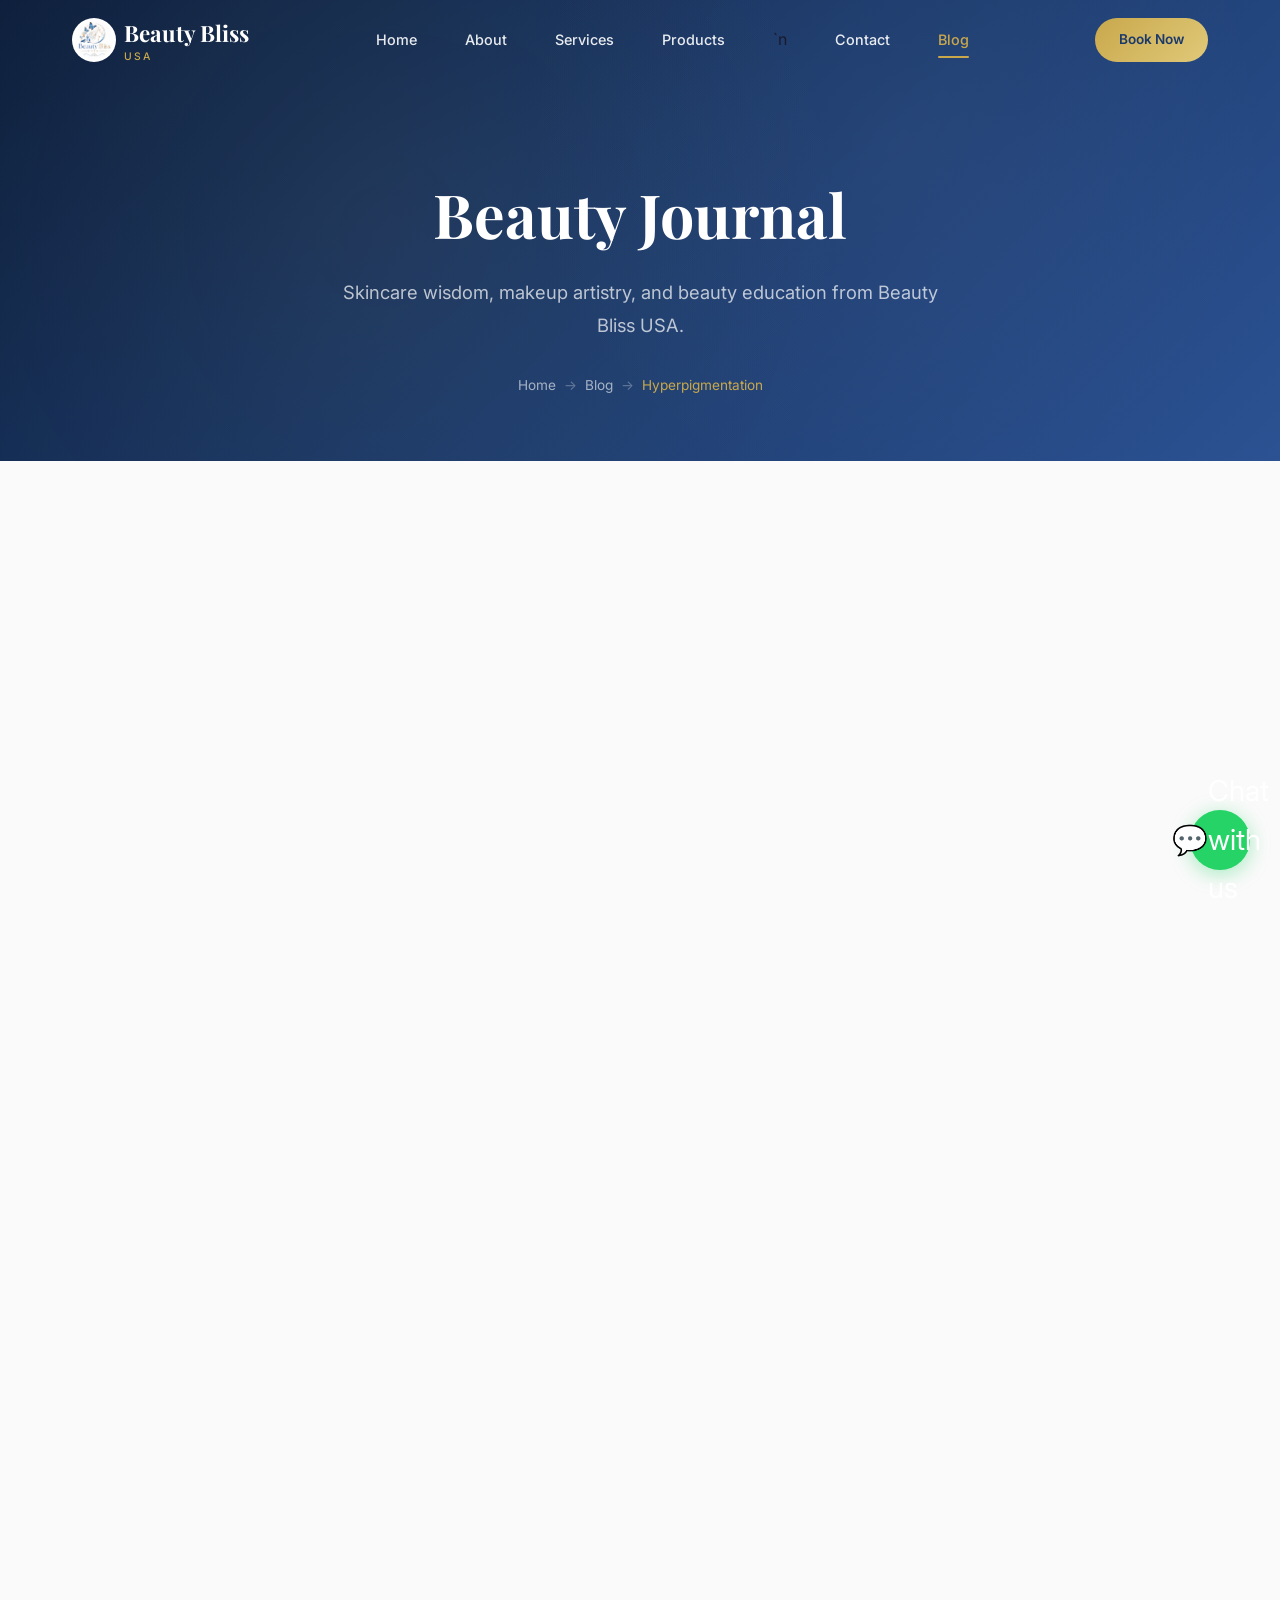
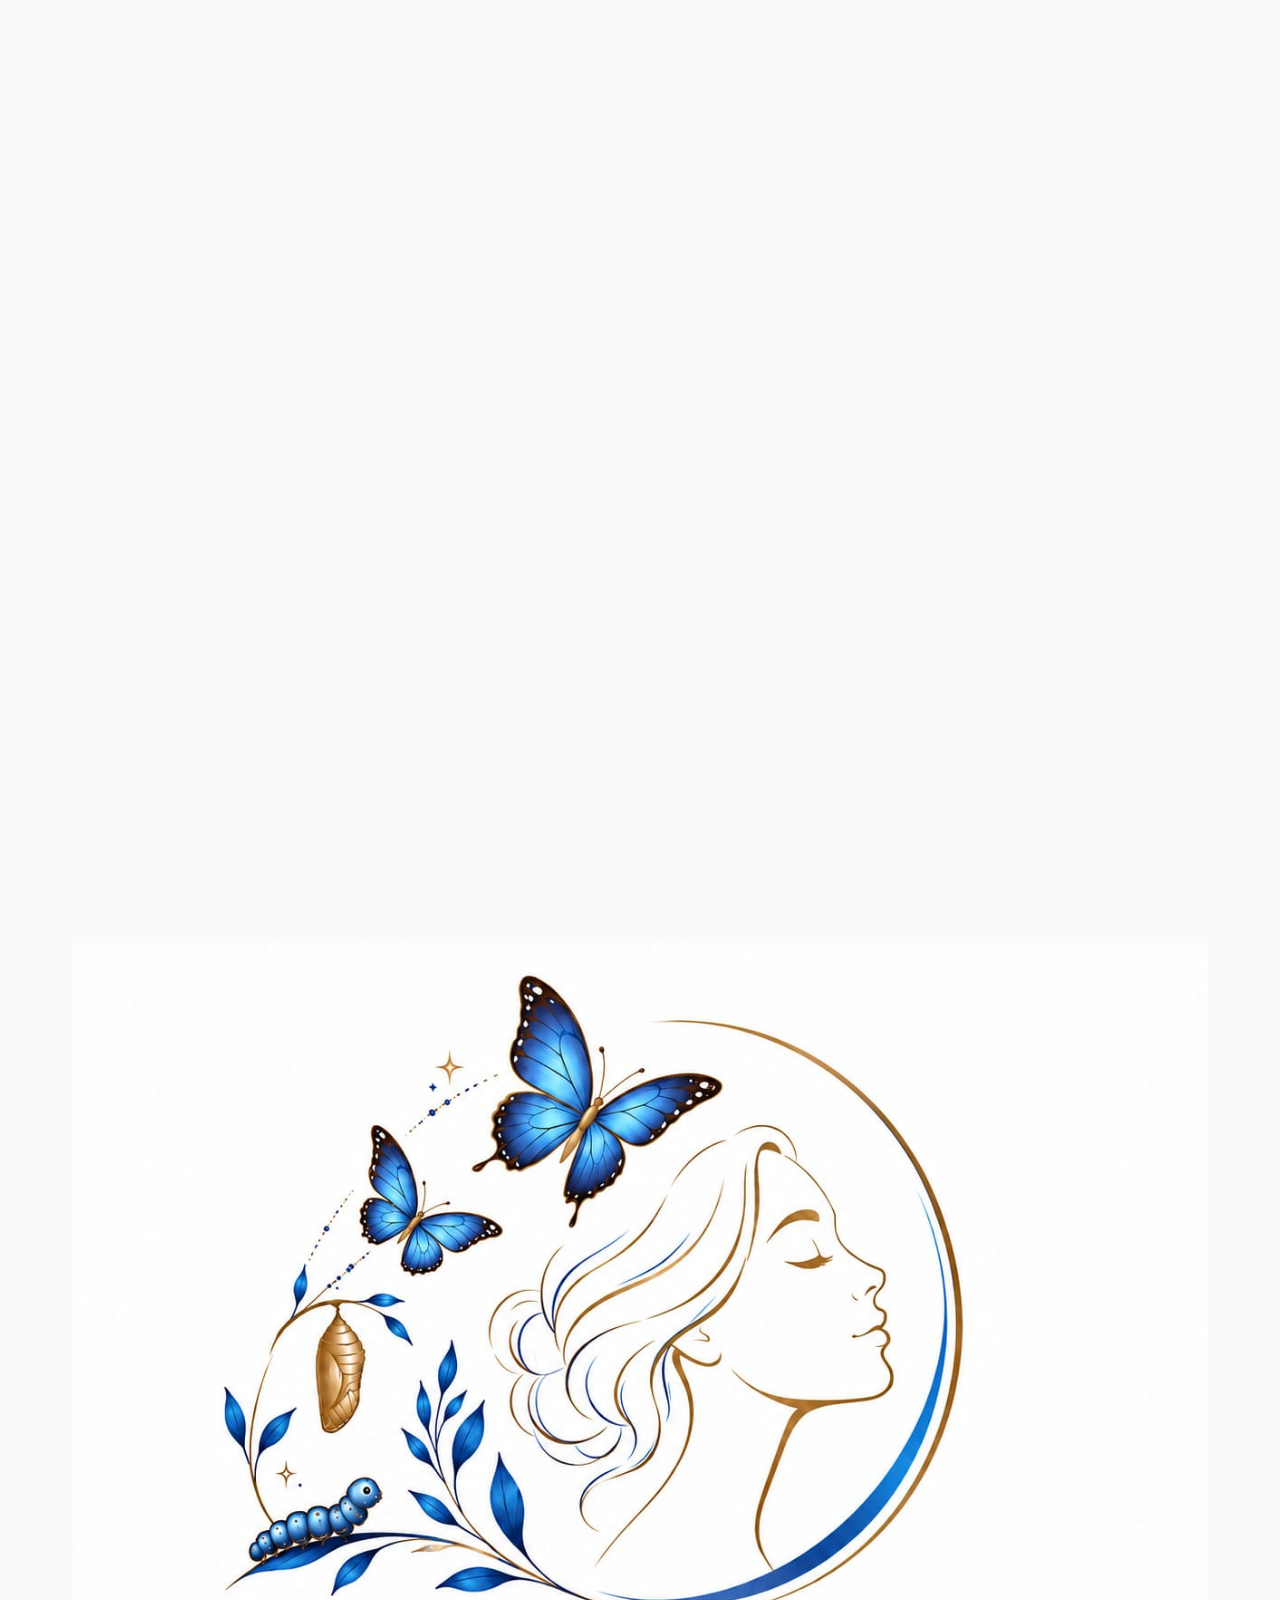
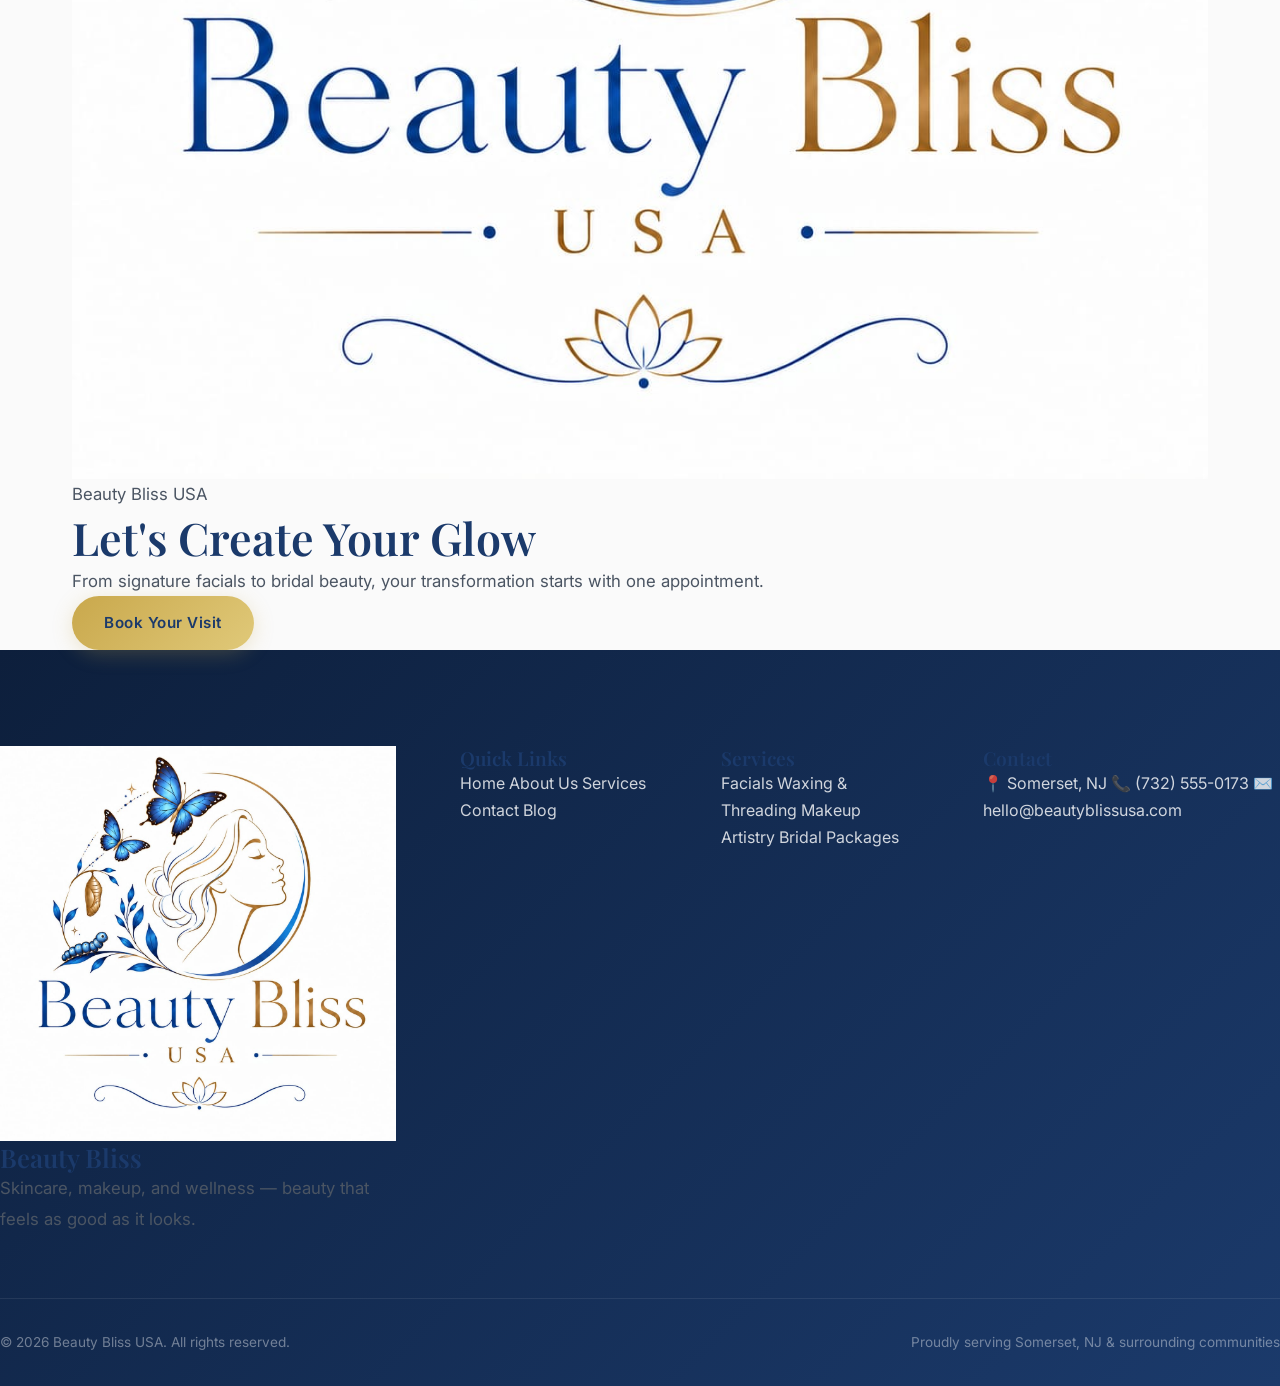
<file: blog-post-7.html>
<!DOCTYPE html>
<html lang="en">
<head>
  <meta charset="UTF-8">
  <meta name="viewport" content="width=device-width, initial-scale=1.0">
  <title>What Causes Hyperpigmentation &amp; the Treatments That Actually Work — Beauty Bliss USA Blog</title>
  <meta name="description" content="Dark spots, melasma, and post-acne marks explained. Learn what causes hyperpigmentation and which treatments — SPF, vitamin C, retinoids, peels — actually work.">
  <link rel="stylesheet" href="css/style.css">
  <link rel="icon" href="images/logo.jpeg">
</head>
<body>

  <!-- NAVIGATION -->
  <nav class="nav">
    <div class="nav__container">
      <a href="index.html" class="nav__logo">
        <img src="images/logo.jpeg" alt="Beauty Bliss USA logo" class="nav__logo-img">
        <div>
          <span class="nav__logo-text">Beauty Bliss</span>
          <span class="nav__logo-sub">USA</span>
        </div>
      </a>
      <div class="nav__links">
        <a href="index.html" class="nav__link">Home</a>
        <a href="about.html" class="nav__link">About</a>
        <a href="services.html" class="nav__link">Services</a>
        <a href="products.html" class="nav__link">Products</a>`n        <a href="contact.html" class="nav__link">Contact</a>
        <a href="blog.html" class="nav__link active">Blog</a>
      </div>
      <a href="contact.html" class="nav__cta">Book Now</a>
      <button class="nav__toggle" aria-label="Menu"><span></span><span></span><span></span></button>
    </div>
  </nav>
  <div class="nav__mobile-menu">
    <a href="index.html" class="nav__mobile-link">Home</a>
    <a href="about.html" class="nav__mobile-link">About</a>
    <a href="services.html" class="nav__mobile-link">Services</a>`n        <a href="products.html" class="nav__mobile-link">Products</a>
    <a href="contact.html" class="nav__mobile-link">Contact</a>
    <a href="blog.html" class="nav__mobile-link">Blog</a>
    <a href="contact.html" class="btn btn--primary">Book Now</a>
  </div>

  <!-- PAGE HERO -->
  <section class="page-hero">
    <div class="page-hero__bg"></div>
    <h1>Beauty Journal</h1>
    <p>Skincare wisdom, makeup artistry, and beauty education from Beauty Bliss USA.</p>
    <div class="breadcrumb">
      <a href="index.html">Home</a>
      <span class="sep">→</span>
      <a href="blog.html">Blog</a>
      <span class="sep">→</span>
      <span class="current">Hyperpigmentation</span>
    </div>
  </section>

  <!-- ARTICLE -->
  <section class="section" id="article">
    <div class="container">
      <div class="blog-article-grid">
        <article class="blog-article reveal">
          <div class="blog-article__meta">
            <span class="blog-pill">Skincare Concerns</span>
            <span class="blog-pill blog-pill--gold">Skin Journal</span>
            <span class="blog-article__date">August 10, 2026</span>
          </div>
          <h1 class="blog-article__title">What Causes Hyperpigmentation &amp; the Treatments That Actually Work</h1>
          <p class="blog-article__lead">Hyperpigmentation is one of the most common skin concerns — and one of the most frustrating.</p>

          <div class="blog-article__body">
            <p>Hyperpigmentation is one of the most common skin concerns — and one of the most frustrating. Those dark spots can appear after a breakout, sun exposure, hormonal changes, or even minor skin irritation.</p>
            <p>The good news? Hyperpigmentation can often be improved with the right combination of skincare, sun protection, and professional treatments.</p>
            <p>But the key is understanding why the pigmentation developed in the first place.</p>

            <h2>What Is Hyperpigmentation?</h2>
            <p>Hyperpigmentation occurs when the skin produces more melanin than usual, causing certain areas to appear darker than the surrounding skin.</p>
            <p>It can appear as:</p>
            <ul class="article-list">
              <li>Dark spots</li>
              <li>Brown patches</li>
              <li>Post-acne marks</li>
              <li>Uneven skin tone</li>
              <li>Sun spots</li>
              <li>Melasma</li>
            </ul>
            <p>Hyperpigmentation can affect any skin tone, but it can be particularly noticeable and persistent in deeper skin tones.</p>

            <h2>What Causes Hyperpigmentation?</h2>
            <h3>1. ☀️ Sun Exposure</h3>
            <p>One of the biggest contributors to hyperpigmentation is UV exposure.</p>
            <p>Sunlight stimulates melanin production, which is your skin's natural defense mechanism against UV radiation. Repeated exposure can make existing dark spots darker and encourage new pigmentation to develop.</p>
            <p>This is why SPF is essential when treating hyperpigmentation.</p>
            <p>Without consistent sun protection, even an excellent pigmentation treatment may have limited results.</p>

            <h3>2. Acne and Inflammation</h3>
            <p>Have you ever noticed a dark mark where a pimple used to be?</p>
            <p>That's often post-inflammatory hyperpigmentation (PIH).</p>
            <p>When the skin becomes inflamed from acne, irritation, picking, or injury, it can respond by producing excess pigment.</p>
            <p>The breakout may disappear — but the mark can remain for weeks or months.</p>

            <h3>3. Hormonal Changes</h3>
            <p>Hormonal fluctuations can trigger a type of pigmentation called melasma.</p>
            <p>Melasma often appears as symmetrical brown or grayish patches on areas such as:</p>
            <ul class="article-list">
              <li>Cheeks</li>
              <li>Forehead</li>
              <li>Upper lip</li>
              <li>Nose</li>
            </ul>
            <p>Hormonal changes, sun exposure, and visible light can all play a role.</p>
            <p>Melasma can be particularly stubborn and usually requires a consistent, long-term approach.</p>

            <h3>4. Skin Irritation</h3>
            <p>Sometimes, trying to fix pigmentation too aggressively can actually make it worse.</p>
            <p>Over-exfoliating, using irritating products, or damaging the skin barrier can trigger inflammation — and inflammation can lead to additional pigmentation.</p>
            <p>More treatment doesn't always mean better results.</p>
            <p>The goal is controlled, consistent skincare.</p>

            <h2>What Treatments Actually Work?</h2>
            <p>There's no single treatment that works for every type of hyperpigmentation.</p>
            <p>The best approach depends on the cause, depth, type of pigmentation, and your individual skin.</p>
            <p>Here are some evidence-based options commonly used to improve uneven pigmentation.</p>

            <h3>1. Daily Broad-Spectrum SPF</h3>
            <p>This is the foundation of any pigmentation routine.</p>
            <p>Look for a broad-spectrum SPF 30 or higher and apply it every morning.</p>
            <p>If you're outdoors, sweating, or swimming, reapplication is important.</p>
            <p>Think of SPF as part of your pigmentation treatment — not simply an extra skincare step.</p>

            <h3>2. Vitamin C</h3>
            <p>Vitamin C is an antioxidant that can help support a more even-looking complexion and protect skin from oxidative stress caused by environmental exposure.</p>
            <p>It's often used in morning routines alongside sunscreen.</p>

            <h3>3. Retinoids</h3>
            <p>Retinoids can encourage skin cell turnover and are commonly used to address:</p>
            <ul class="article-list">
              <li>Uneven texture</li>
              <li>Acne</li>
              <li>Fine lines</li>
              <li>Post-acne pigmentation</li>
            </ul>
            <p>They can be effective, but they may also cause irritation when introduced too quickly.</p>
            <p>Start gradually and follow professional guidance when needed.</p>

            <h3>4. Alpha Hydroxy Acids (AHAs)</h3>
            <p>Ingredients such as:</p>
            <ul class="article-list">
              <li>Glycolic acid</li>
              <li>Lactic acid</li>
              <li>Mandelic acid</li>
            </ul>
            <p>…can help exfoliate the surface of the skin and improve the appearance of uneven tone and texture.</p>
            <p>Mandelic acid is often considered a gentler option for some individuals, but the right exfoliant depends on your skin.</p>

            <h3>5. Azelaic Acid</h3>
            <p>Azelaic acid is another versatile ingredient frequently used for pigmentation and acne-prone skin.</p>
            <p>It can be particularly useful when acne and post-inflammatory pigmentation occur together.</p>

            <h3>6. Professional Chemical Peels</h3>
            <p>Professional chemical peels use carefully selected exfoliating ingredients at controlled strengths to address specific skin concerns.</p>
            <p>Depending on the formulation, peels may help improve:</p>
            <ul class="article-list">
              <li>Uneven pigmentation</li>
              <li>Post-acne marks</li>
              <li>Dullness</li>
              <li>Uneven texture</li>
            </ul>
            <p>A professional should determine whether a peel is appropriate for your skin type and current condition.</p>

            <h3>7. Microneedling and Other Professional Treatments</h3>
            <p>Certain professional procedures may be considered for stubborn pigmentation or associated texture concerns.</p>
            <p>However, not every procedure is appropriate for every type of pigmentation.</p>
            <p>Some treatments can actually worsen pigmentation if the skin becomes excessively inflamed.</p>
            <p>That's why proper skin assessment is so important before choosing a treatment.</p>

            <h2>What About Dark Spots From Acne?</h2>
            <p>If you're treating post-acne marks, don't focus only on the pigmentation.</p>
            <p>You also need to control the acne and inflammation causing new marks.</p>
            <p>A good strategy often combines:</p>
            <div class="info-grid info-grid--3">
              <div class="info-card">
                <h4>Acne Management + Pigmentation Treatment + Daily SPF</h4>
                <p>Control the source of new marks while treating the existing ones — with daily sun protection doing both jobs.</p>
              </div>
            </div>
            <p>Otherwise, you may continuously develop new marks while treating the old ones.</p>

            <h2>How Long Does Hyperpigmentation Take to Improve?</h2>
            <p>This is where patience matters.</p>
            <p>Hyperpigmentation usually doesn't disappear overnight.</p>
            <p>Depending on its cause, depth, and your skin's response to treatment, improvement may take several weeks to several months.</p>
            <p>Consistency is much more important than constantly switching products.</p>

            <h2>What NOT to Do</h2>
            <p>Avoid trying to remove dark spots by aggressively scrubbing your skin.</p>
            <p>Also avoid:</p>
            <ul class="article-list article-list--cross">
              <li>Over-exfoliating</li>
              <li>Picking at acne</li>
              <li>Using too many active ingredients at once</li>
              <li>Skipping sunscreen</li>
              <li>Expecting overnight results</li>
              <li>Copying someone else's treatment routine</li>
            </ul>
            <p>If your skin becomes red, burning, unusually tight, or irritated, it's a sign to reassess your routine.</p>

            <h2>The Bottom Line</h2>
            <p>Hyperpigmentation isn't simply a cosmetic issue — it's often a sign of what your skin has experienced.</p>
            <p>Sun exposure, acne, inflammation, hormones, and irritation can all contribute.</p>
            <p>The most effective approach is usually a combination of:</p>
            <ul class="article-list">
              <li>☀️ Consistent SPF</li>
              <li>🧴 Targeted skincare ingredients</li>
              <li>✨ Appropriate professional treatments</li>
              <li>💙 Patience + consistency</li>
            </ul>
            <p>And most importantly, your treatment should be based on why you have pigmentation, not simply what product is trending.</p>

            <h2>Ready to Address Uneven Skin Tone?</h2>
            <p>At Beauty Bliss USA, skincare treatments are customized based on your individual skin type, concerns, and goals.</p>
            <p>Whether you're dealing with post-acne marks, sun-related pigmentation, uneven tone, or persistent discoloration, a personalized approach can help you determine the most appropriate next step.</p>
            <p>📍 Beauty Bliss USA | Somerset, NJ</p>
            <p>📩 <a href="https://www.instagram.com/beauty_bliss_usa/" target="_blank" rel="noopener">DM us</a> to learn more or <a href="contact.html">schedule a personalized skincare consultation</a>.</p>
          </div>

          <div class="blog-author">
            <div class="blog-author__avatar">BK</div>
            <div class="blog-author__info">
              <span class="blog-author__label">Written by</span>
              <strong class="blog-author__name">Dr. Butool Kazmi</strong>
              <span class="blog-author__role">Chief Aesthetics &amp; Beauty Educator, Beauty Bliss USA</span>
            </div>
          </div>

          <div class="blog-post-nav">
            <a href="blog-post-6.html">
              <span class="blog-post-nav__label">← Previous</span>
              <span class="blog-post-nav__title">SPF 101: Why You Need It Indoors, in Winter and on Dark Skin Tones</span>
            </a>
            <span class="blog-post-nav__spacer"></span>
          </div>
        </article>
        <aside class="blog-sidebar reveal">
          <div class="sidebar-widget sidebar-widget--follow">
            <h4>Follow Us</h4>
            <div class="sidebar-follow">
              <a href="#" class="sidebar-follow__link" aria-label="Instagram">IG</a>
              <a href="#" class="sidebar-follow__link" aria-label="Facebook">FB</a>
              <a href="#" class="sidebar-follow__link" aria-label="TikTok">TT</a>
            </div>
          </div>

          <div class="sidebar-widget sidebar-widget--cta">
            <h4>Ready for Clear, Glowing Skin?</h4>
            <p>Our specialists create personalized skincare routines tailored to you.</p>
            <a href="contact.html" class="btn btn--primary btn--block">Book a Consultation</a>
          </div>

          <div class="sidebar-widget sidebar-widget--recent">
            <h4>Recent Posts</h4>
            <a href="blog-post-6.html" class="recent-post">
              <span class="recent-post__title">SPF 101: Why You Need It Indoors, in Winter and on Dark Skin Tones</span>
              <span class="recent-post__date">Aug 5, 2026</span>
            </a>
            <a href="blog-post-5.html" class="recent-post">
              <span class="recent-post__title">Everything You Need to Know About Chemical Exfoliation vs Physical</span>
              <span class="recent-post__date">Jul 28, 2026</span>
            </a>
            <a href="blog-post-4.html" class="recent-post">
              <span class="recent-post__title">Double Cleansing: What It Is, Why It Works &amp; How to Do It Properly</span>
              <span class="recent-post__date">Jul 22, 2026</span>
            </a>
            <a href="blog-post-3.html" class="recent-post">
              <span class="recent-post__title">Why Your Skincare Routine Stops Working — And What to Do About It</span>
              <span class="recent-post__date">Jul 13, 2026</span>
            </a>
            <a href="blog-post-2.html" class="recent-post">
              <span class="recent-post__title">Your Skin Barrier: What It Is, Why It Matters, and How to Keep It Strong</span>
              <span class="recent-post__date">Jul 6, 2026</span>
            </a>
          </div>
</aside>
      </div>
    </div>
  </section>
  <!-- CTA -->
  <section class="cta">
    <div class="container cta__content">
      <img src="images/logo.jpeg" alt="Beauty Bliss USA logo" class="cta__logo">
      <p class="cta__tag">Beauty Bliss USA</p>
      <h2 class="cta__title">Let's Create Your Glow</h2>
      <p class="cta__text">From signature facials to bridal beauty, your transformation starts with one appointment.</p>
      <a href="contact.html" class="btn btn--primary">Book Your Visit</a>
    </div>
  </section>

  <!-- FOOTER -->
  <footer class="footer">
    <div class="footer__grid">
      <div class="footer__brand">
        <img src="images/logo.jpeg" alt="Beauty Bliss USA logo" class="footer__logo">
        <h3>Beauty Bliss</h3>
        <p>Skincare, makeup, and wellness — beauty that feels as good as it looks.</p>
      </div>
      <div class="footer__col">
        <h4>Quick Links</h4>
        <a href="index.html">Home</a>
        <a href="about.html">About Us</a>
        <a href="services.html">Services</a>
        <a href="contact.html">Contact</a>
        <a href="blog.html">Blog</a>
      </div>
      <div class="footer__col">
        <h4>Services</h4>
        <a href="services.html">Facials</a>
        <a href="services.html">Waxing &amp; Threading</a>
        <a href="services.html">Makeup Artistry</a>
        <a href="services.html">Bridal Packages</a>
      </div>
      <div class="footer__col">
        <h4>Contact</h4>
        <a href="contact.html">📍 Somerset, NJ</a>
        <a href="contact.html">📞 (732) 555-0173</a>
        <a href="contact.html">✉️ hello@beautyblissusa.com</a>
      </div>
    </div>
    <div class="footer__bottom">
      <span>© 2026 Beauty Bliss USA. All rights reserved.</span>
      <span class="footer__location">Proudly serving Somerset, NJ &amp; surrounding communities</span>
    </div>
  </footer>

  <!-- WHATSAPP FLOATING BUTTON -->
  <a href="https://wa.me/17325550173" class="whatsapp-float" target="_blank" rel="noopener" aria-label="Chat on WhatsApp">
    <span class="whatsapp-float__icon">💬</span>
    <span class="whatsapp-float__tooltip">Chat with us</span>
  </a>

  <script>
    const mobileToggle = document.querySelector('.nav__toggle');
    const mobileMenu = document.querySelector('.nav__mobile-menu');
    if (mobileToggle && mobileMenu) {
      mobileToggle.addEventListener('click', () => {
        mobileMenu.classList.toggle('open');
      });
    }

    const revealEls = document.querySelectorAll('.reveal');
    if ('IntersectionObserver' in window) {
      const observer = new IntersectionObserver((entries) => {
        entries.forEach((entry) => {
          if (entry.isIntersecting) {
            entry.target.classList.add('visible');
            observer.unobserve(entry.target);
          }
        });
      }, { threshold: 0.1 });
      revealEls.forEach((el) => observer.observe(el));
    } else {
      revealEls.forEach((el) => el.classList.add('visible'));
    }
  </script>
</body>
</html>
</file>
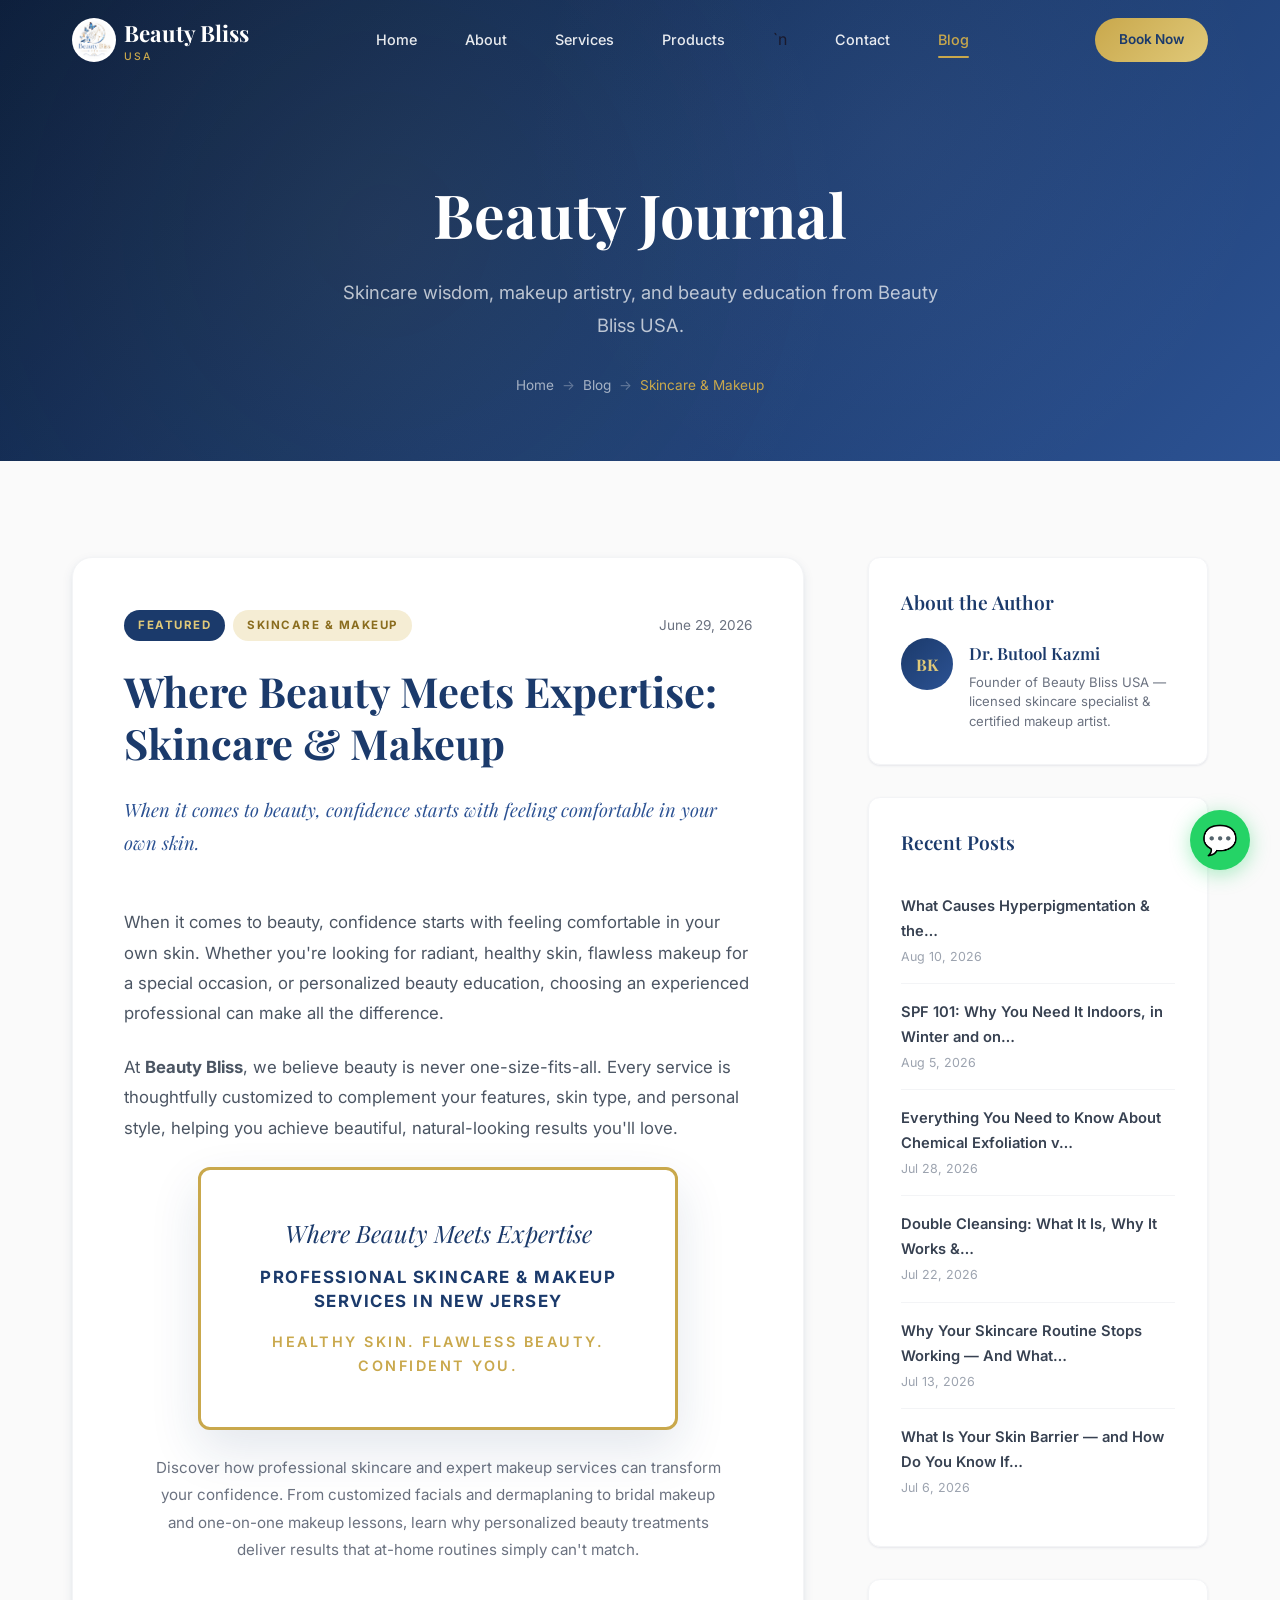
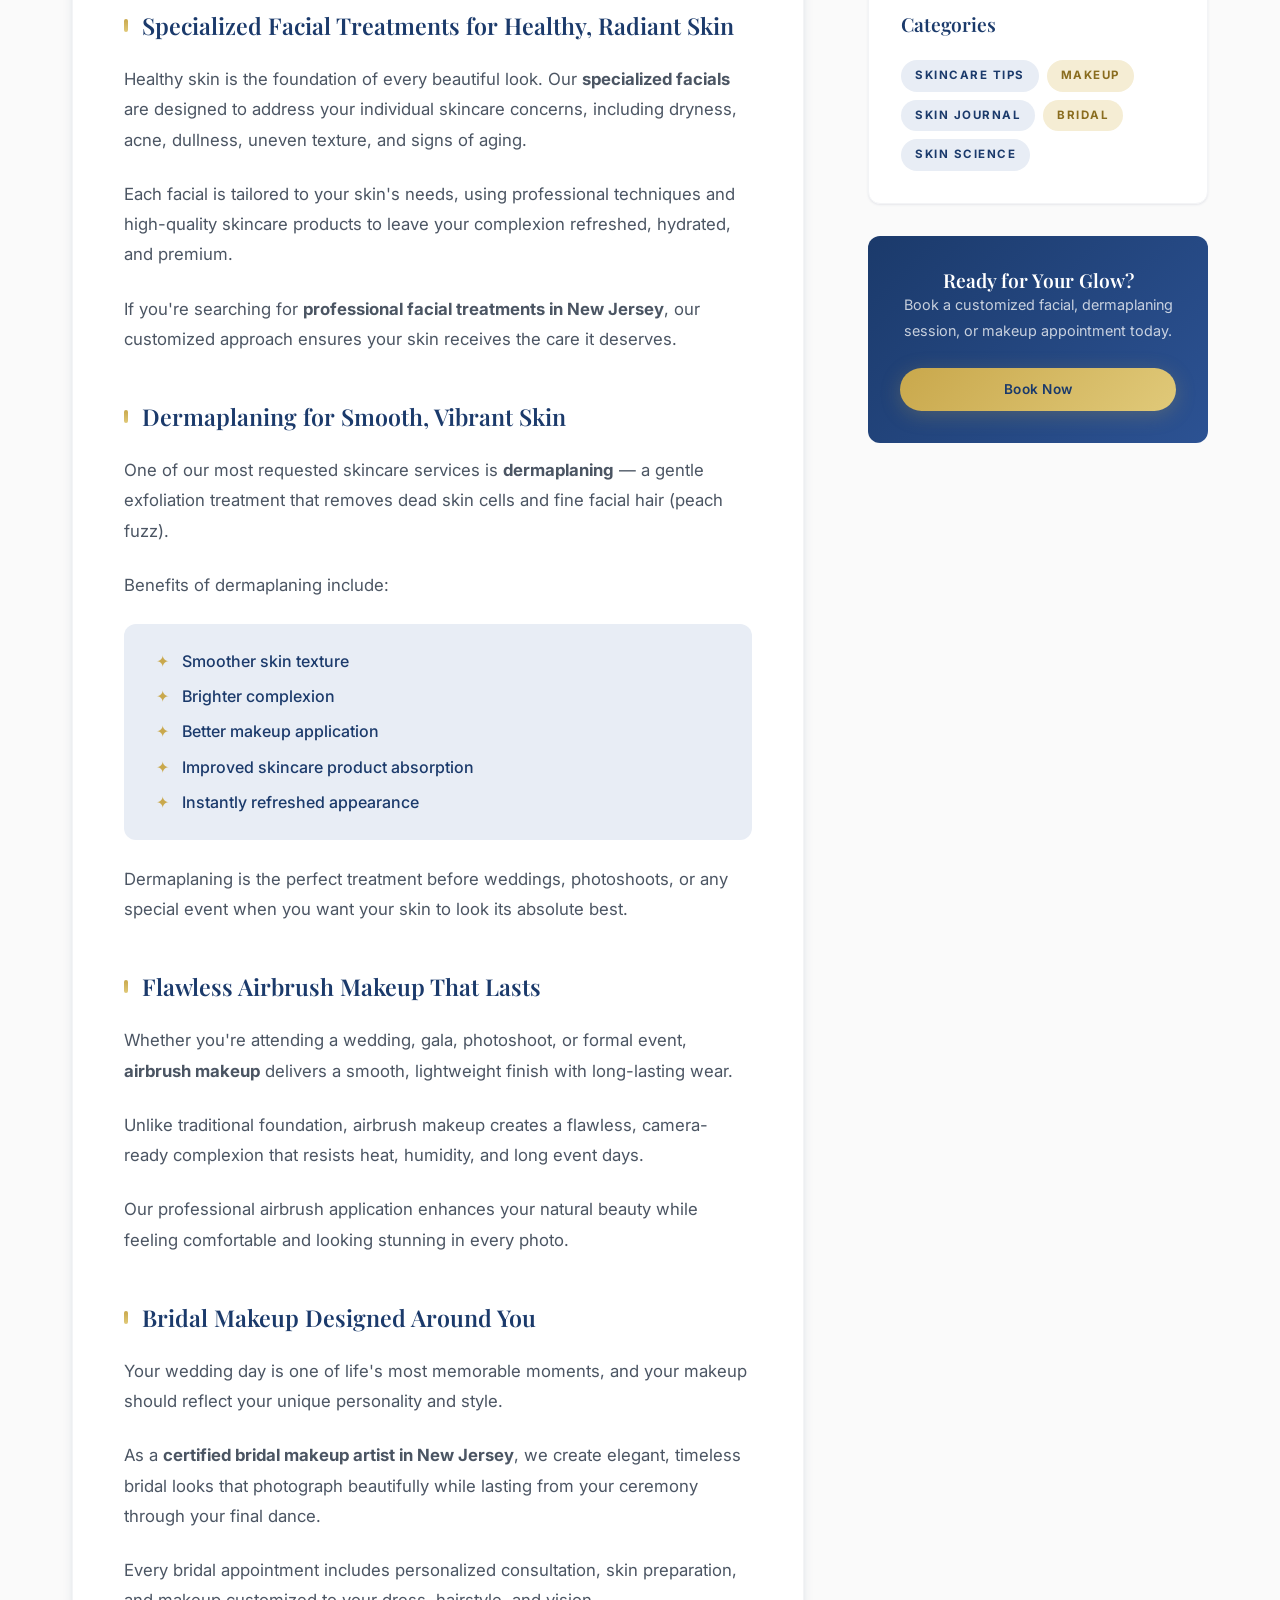
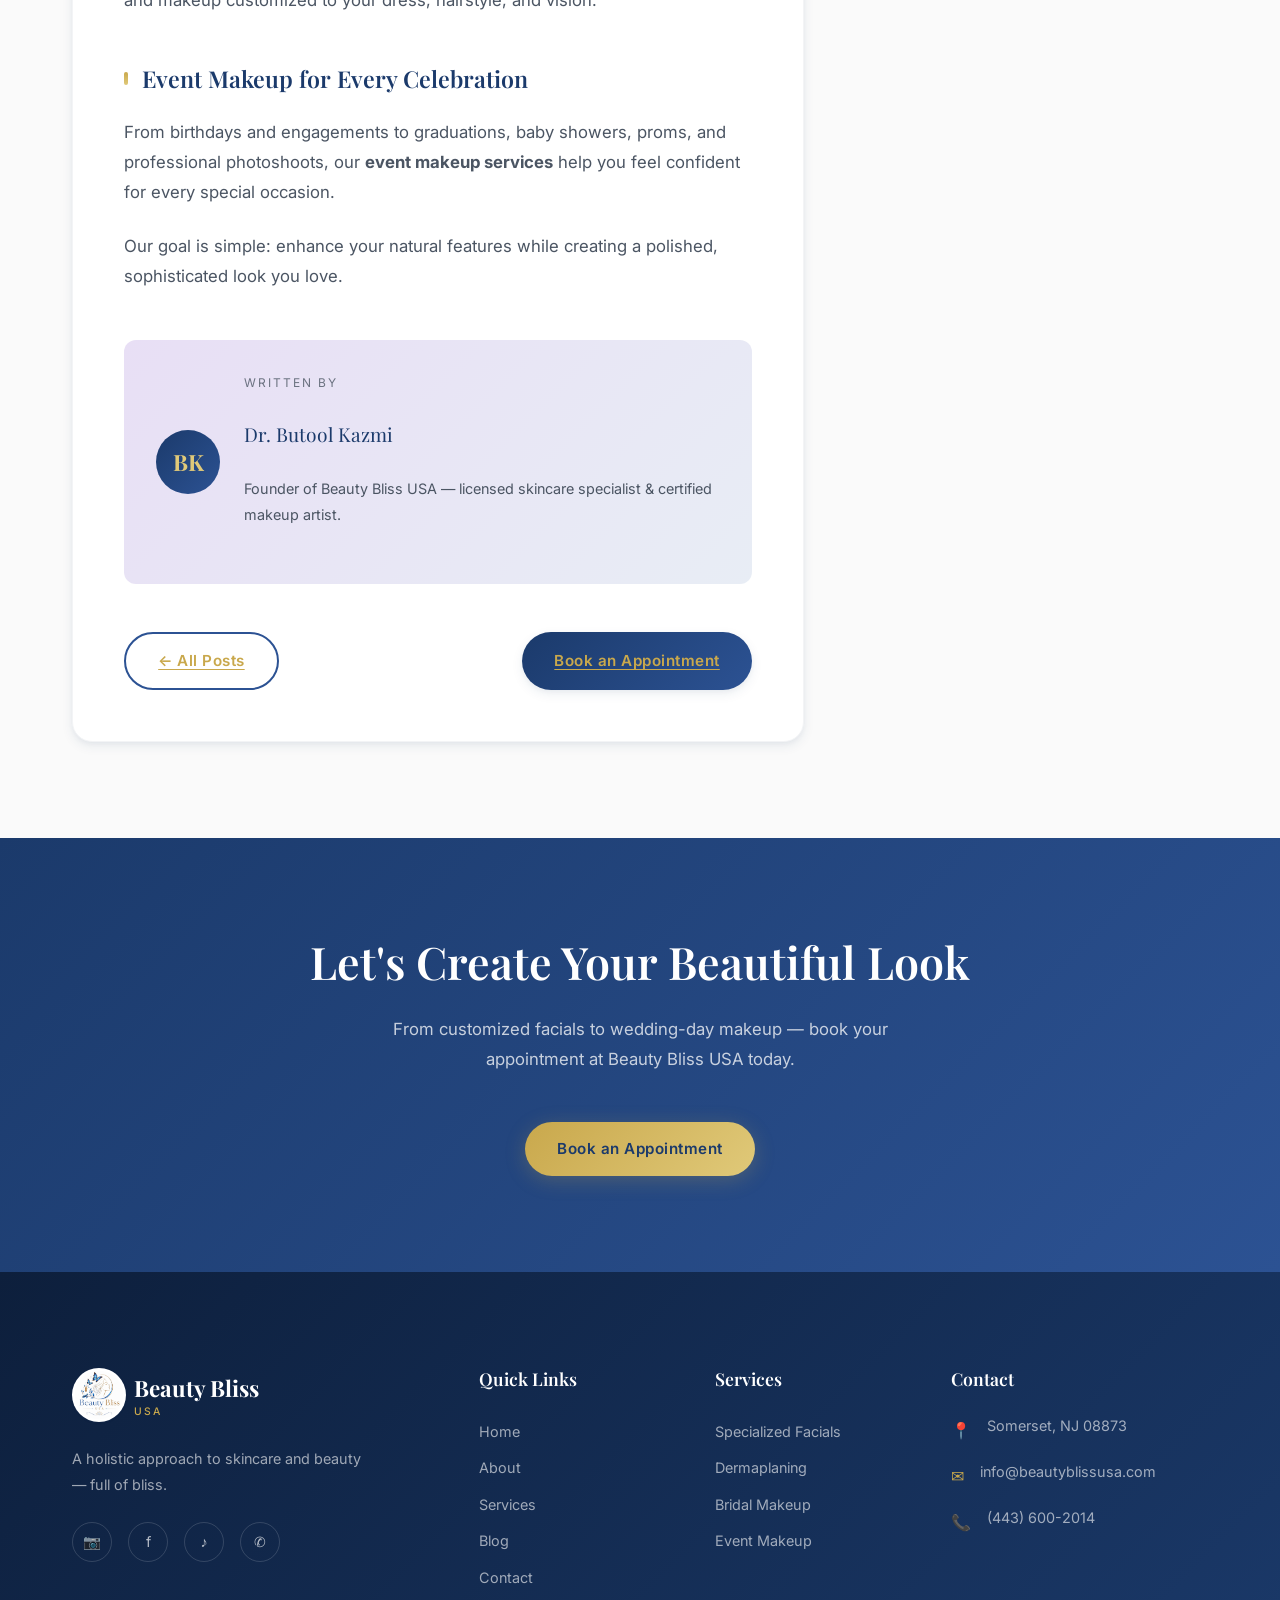
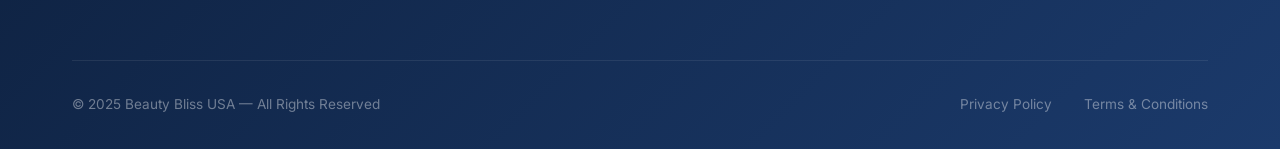
<file: blog-post.html>
<!DOCTYPE html>
<html lang="en">
<head>
  <meta charset="UTF-8">
  <meta name="viewport" content="width=device-width, initial-scale=1.0">
  <title>Where Beauty Meets Expertise: Skincare & Makeup — Beauty Bliss USA Blog</title>
  <meta name="description" content="Our beauty journal: how professional skincare and expert makeup services transform your confidence. Specialized facials, dermaplaning, airbrush, bridal and event makeup in Somerset, NJ.">
  <link rel="stylesheet" href="css/style.css">
  <link rel="icon" href="images/logo.jpeg">
</head>
<body>

  <!-- NAVIGATION -->
  <nav class="nav">
    <div class="nav__container">
      <a href="index.html" class="nav__logo">
        <img src="images/logo.jpeg" alt="Beauty Bliss USA logo" class="nav__logo-img">
        <div>
          <span class="nav__logo-text">Beauty Bliss</span>
          <span class="nav__logo-sub">USA</span>
        </div>
      </a>
      <div class="nav__links">
        <a href="index.html" class="nav__link">Home</a>
        <a href="about.html" class="nav__link">About</a>
        <a href="services.html" class="nav__link">Services</a>
        <a href="products.html" class="nav__link">Products</a>`n        <a href="contact.html" class="nav__link">Contact</a>
        <a href="blog.html" class="nav__link active">Blog</a>
      </div>
      <a href="contact.html" class="nav__cta">Book Now</a>
      <button class="nav__toggle" aria-label="Menu"><span></span><span></span><span></span></button>
    </div>
  </nav>
  <div class="nav__mobile-menu">
    <a href="index.html" class="nav__mobile-link">Home</a>
    <a href="about.html" class="nav__mobile-link">About</a>
    <a href="services.html" class="nav__mobile-link">Services</a>`n        <a href="products.html" class="nav__mobile-link">Products</a>
    <a href="contact.html" class="nav__mobile-link">Contact</a>
    <a href="blog.html" class="nav__mobile-link">Blog</a>
    <a href="contact.html" class="btn btn--primary">Book Now</a>
  </div>

  <!-- PAGE HERO -->
  <section class="page-hero">
    <div class="page-hero__bg"></div>
    <h1>Beauty Journal</h1>
    <p>Skincare wisdom, makeup artistry, and beauty education from Beauty Bliss USA.</p>
    <div class="breadcrumb">
      <a href="index.html">Home</a>
      <span class="sep">→</span>
      <a href="blog.html">Blog</a>
      <span class="sep">→</span>
      <span class="current">Skincare &amp; Makeup</span>
    </div>
  </section>

  <!-- ARTICLE -->
  <section class="section" id="article">
    <div class="container">
      <div class="blog-article-grid">
        <article class="blog-article reveal">
          <div class="blog-article__meta">
            <span class="blog-pill blog-pill--featured">Featured</span>
            <span class="blog-pill blog-pill--gold">Skincare &amp; Makeup</span>
            <span class="blog-article__date">June 29, 2026</span>
          </div>
          <h1 class="blog-article__title">Where Beauty Meets Expertise: Skincare &amp; Makeup</h1>
          <p class="blog-article__lead">When it comes to beauty, confidence starts with feeling comfortable in your own skin.</p>

          <div class="blog-article__body">
            <p>When it comes to beauty, confidence starts with feeling comfortable in your own skin. Whether you're looking for radiant, healthy skin, flawless makeup for a special occasion, or personalized beauty education, choosing an experienced professional can make all the difference.</p>
            <p>At <strong>Beauty Bliss</strong>, we believe beauty is never one-size-fits-all. Every service is thoughtfully customized to complement your features, skin type, and personal style, helping you achieve beautiful, natural-looking results you'll love.</p>

            <div class="flyer reveal">
              <span class="flyer__kicker">Where Beauty Meets Expertise</span>
              <strong class="flyer__title">Professional Skincare &amp; Makeup Services in New Jersey</strong>
              <span class="flyer__tagline">Healthy Skin. Flawless Beauty. Confident You.</span>
            </div>
            <p class="flyer__caption">Discover how professional skincare and expert makeup services can transform your confidence. From customized facials and dermaplaning to bridal makeup and one-on-one makeup lessons, learn why personalized beauty treatments deliver results that at-home routines simply can't match.</p>

            <h2>Specialized Facial Treatments for Healthy, Radiant Skin</h2>
            <p>Healthy skin is the foundation of every beautiful look. Our <strong>specialized facials</strong> are designed to address your individual skincare concerns, including dryness, acne, dullness, uneven texture, and signs of aging.</p>
            <p>Each facial is tailored to your skin's needs, using professional techniques and high-quality skincare products to leave your complexion refreshed, hydrated, and premium.</p>
            <p>If you're searching for <strong>professional facial treatments in New Jersey</strong>, our customized approach ensures your skin receives the care it deserves.</p>

            <h2>Dermaplaning for Smooth, Vibrant Skin</h2>
            <p>One of our most requested skincare services is <strong>dermaplaning</strong> — a gentle exfoliation treatment that removes dead skin cells and fine facial hair (peach fuzz).</p>
            <p>Benefits of dermaplaning include:</p>
            <ul class="article-list">
              <li>Smoother skin texture</li>
              <li>Brighter complexion</li>
              <li>Better makeup application</li>
              <li>Improved skincare product absorption</li>
              <li>Instantly refreshed appearance</li>
            </ul>
            <p>Dermaplaning is the perfect treatment before weddings, photoshoots, or any special event when you want your skin to look its absolute best.</p>

            <h2>Flawless Airbrush Makeup That Lasts</h2>
            <p>Whether you're attending a wedding, gala, photoshoot, or formal event, <strong>airbrush makeup</strong> delivers a smooth, lightweight finish with long-lasting wear.</p>
            <p>Unlike traditional foundation, airbrush makeup creates a flawless, camera-ready complexion that resists heat, humidity, and long event days.</p>
            <p>Our professional airbrush application enhances your natural beauty while feeling comfortable and looking stunning in every photo.</p>

            <h2>Bridal Makeup Designed Around You</h2>
            <p>Your wedding day is one of life's most memorable moments, and your makeup should reflect your unique personality and style.</p>
            <p>As a <strong>certified bridal makeup artist in New Jersey</strong>, we create elegant, timeless bridal looks that photograph beautifully while lasting from your ceremony through your final dance.</p>
            <p>Every bridal appointment includes personalized consultation, skin preparation, and makeup customized to your dress, hairstyle, and vision.</p>

            <h2>Event Makeup for Every Celebration</h2>
            <p>From birthdays and engagements to graduations, baby showers, proms, and professional photoshoots, our <strong>event makeup services</strong> help you feel confident for every special occasion.</p>
            <p>Our goal is simple: enhance your natural features while creating a polished, sophisticated look you love.</p>

            <div class="author-box">
              <div class="author-box__avatar">BK</div>
              <div>
                <p class="author-box__label">Written by</p>
                <p class="author-box__name">Dr. Butool Kazmi</p>
                <p class="author-box__role">Founder of Beauty Bliss USA — licensed skincare specialist &amp; certified makeup artist.</p>
              </div>
            </div>

            <div class="article-nav">
              <a href="blog.html" class="btn btn--ghost">← All Posts</a>
              <a href="contact.html" class="btn btn--blue">Book an Appointment</a>
            </div>
          </div>
        </article>
        <aside class="blog-sidebar reveal reveal--right">
          <div class="sidebar-widget">
            <h4>About the Author</h4>
            <div class="author-mini">
              <div class="author-mini__avatar">BK</div>
              <div>
                <p class="author-mini__name">Dr. Butool Kazmi</p>
                <p class="author-mini__role">Founder of Beauty Bliss USA — licensed skincare specialist &amp; certified makeup artist.</p>
              </div>
            </div>
          </div>

          <div class="sidebar-widget">
            <h4>Recent Posts</h4>
            <a href="blog-post-7.html" class="recent-post">
              <span class="recent-post__title">What Causes Hyperpigmentation &amp; the…</span>
              <span class="recent-post__date">Aug 10, 2026</span>
            </a>
            <a href="blog-post-6.html" class="recent-post">
              <span class="recent-post__title">SPF 101: Why You Need It Indoors, in Winter and on…</span>
              <span class="recent-post__date">Aug 5, 2026</span>
            </a>
            <a href="blog-post-5.html" class="recent-post">
              <span class="recent-post__title">Everything You Need to Know About Chemical Exfoliation v…</span>
              <span class="recent-post__date">Jul 28, 2026</span>
            </a>
            <a href="blog-post-4.html" class="recent-post">
              <span class="recent-post__title">Double Cleansing: What It Is, Why It Works &amp;…</span>
              <span class="recent-post__date">Jul 22, 2026</span>
            </a>
            <a href="blog-post-3.html" class="recent-post">
              <span class="recent-post__title">Why Your Skincare Routine Stops Working — And What…</span>
              <span class="recent-post__date">Jul 13, 2026</span>
            </a>
            <a href="blog-post-2.html" class="recent-post">
              <span class="recent-post__title">What Is Your Skin Barrier — and How Do You Know If…</span>
              <span class="recent-post__date">Jul 6, 2026</span>
            </a>
          </div>

          <div class="sidebar-widget">
            <h4>Categories</h4>
            <div class="sidebar-tags">
              <a href="blog.html" class="blog-pill">Skincare Tips</a>
              <a href="blog.html" class="blog-pill blog-pill--gold">Makeup</a>
              <a href="blog.html" class="blog-pill">Skin Journal</a>
              <a href="blog.html" class="blog-pill blog-pill--gold">Bridal</a>
              <a href="blog.html" class="blog-pill">Skin Science</a>
            </div>
          </div>

          <div class="sidebar-cta">
            <h4>Ready for Your Glow?</h4>
            <p>Book a customized facial, dermaplaning session, or makeup appointment today.</p>
            <a href="contact.html" class="btn btn--primary btn--sm" style="width: 100%;">Book Now</a>
          </div>
        </aside>
      </div>
    </div>
  </section>
  <!-- CTA BANNER -->
  <section class="section section--blue">
    <div class="container text-center">
      <div class="reveal">
        <h2 style="color: var(--white); margin-bottom: var(--space-lg);">Let's Create Your Beautiful Look</h2>
        <p style="color: rgba(255,255,255,0.75); max-width: 520px; margin: 0 auto var(--space-2xl);">From customized facials to wedding-day makeup — book your appointment at Beauty Bliss USA today.</p>
        <a href="contact.html" class="btn btn--primary">Book an Appointment</a>
      </div>
    </div>
  </section>

  <!-- FOOTER -->
  <footer class="footer">
    <div class="container">
      <div class="footer__grid">
        <div>
          <a href="index.html" class="nav__logo">
            <img src="images/logo.jpeg" alt="Beauty Bliss USA logo" class="nav__logo-img">
            <div><span class="nav__logo-text">Beauty Bliss</span><span class="nav__logo-sub">USA</span></div>
          </a>
          <p class="footer__brand-text">A holistic approach to skincare and beauty — full of bliss.</p>
          <div class="footer__social">
            <a href="https://www.instagram.com/beauty_bliss_usa/" target="_blank" rel="noopener" class="footer__social-link">📷</a>
            <a href="https://www.facebook.com/" target="_blank" rel="noopener" class="footer__social-link">f</a>
            <a href="https://www.tiktok.com/" target="_blank" rel="noopener" class="footer__social-link">♪</a>
            <a href="https://wa.me/14436002014" target="_blank" rel="noopener" class="footer__social-link">✆</a>
          </div>
        </div>
        <div>
          <h4 class="footer__heading">Quick Links</h4>
          <a href="index.html" class="footer__link">Home</a>
          <a href="about.html" class="footer__link">About</a>
          <a href="services.html" class="footer__link">Services</a>
          <a href="blog.html" class="footer__link">Blog</a>
          <a href="contact.html" class="footer__link">Contact</a>
        </div>
        <div>
          <h4 class="footer__heading">Services</h4>
          <a href="services.html" class="footer__link">Specialized Facials</a>
          <a href="services.html" class="footer__link">Dermaplaning</a>
          <a href="services.html" class="footer__link">Bridal Makeup</a>
          <a href="services.html" class="footer__link">Event Makeup</a>
        </div>
        <div>
          <h4 class="footer__heading">Contact</h4>
          <div class="footer__contact-item"><span class="icon">📍</span><span>Somerset, NJ 08873</span></div>
          <div class="footer__contact-item"><span class="icon">✉</span><span>info@beautyblissusa.com</span></div>
          <div class="footer__contact-item"><span class="icon">📞</span><span>(443) 600-2014</span></div>
        </div>
      </div>
      <div class="footer__bottom">
        <span>© 2025 Beauty Bliss USA — All Rights Reserved</span>
        <div class="footer__bottom-links">
          <a href="#">Privacy Policy</a>
          <a href="#">Terms &amp; Conditions</a>
        </div>
      </div>
    </div>
  </footer>

  <a href="https://wa.me/14436002014" target="_blank" rel="noopener" class="whatsapp-float" aria-label="Chat on WhatsApp">💬</a>
  <script src="js/main.js"></script>
</body>
</html>
</file>
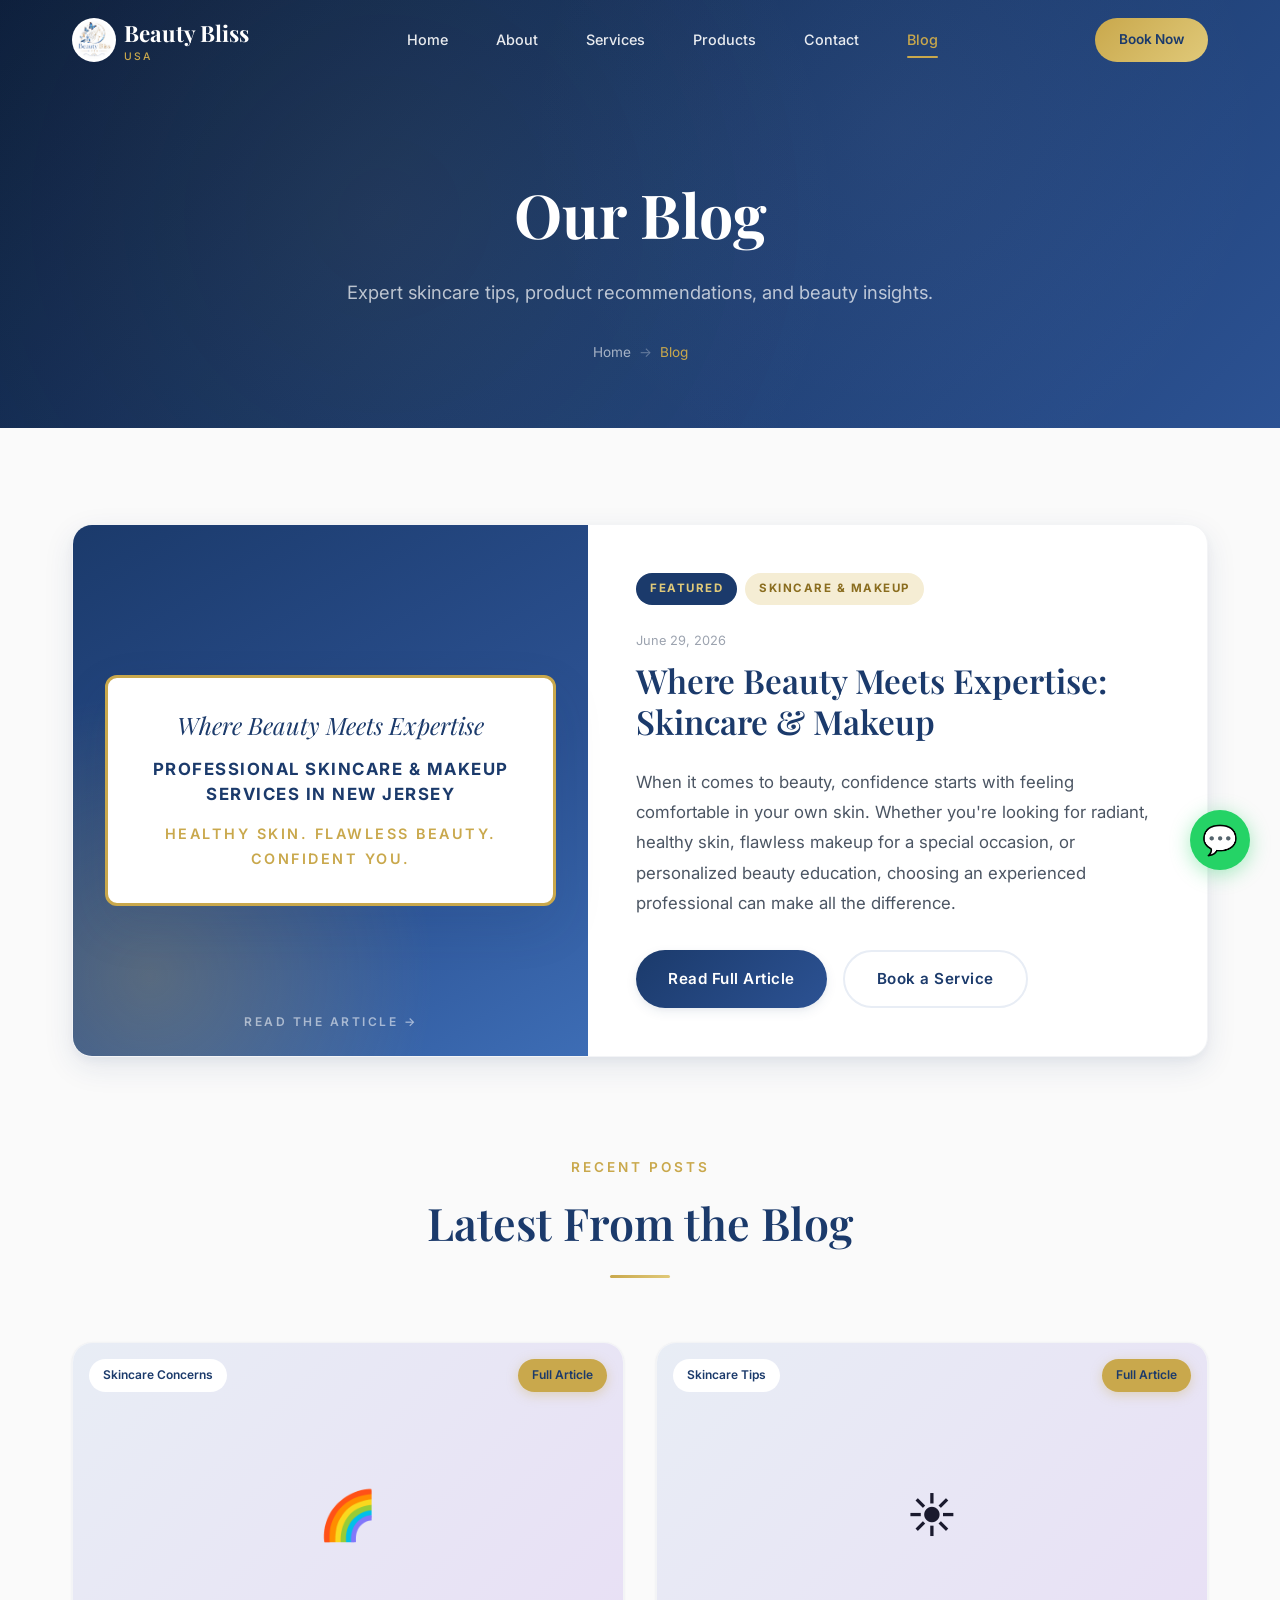
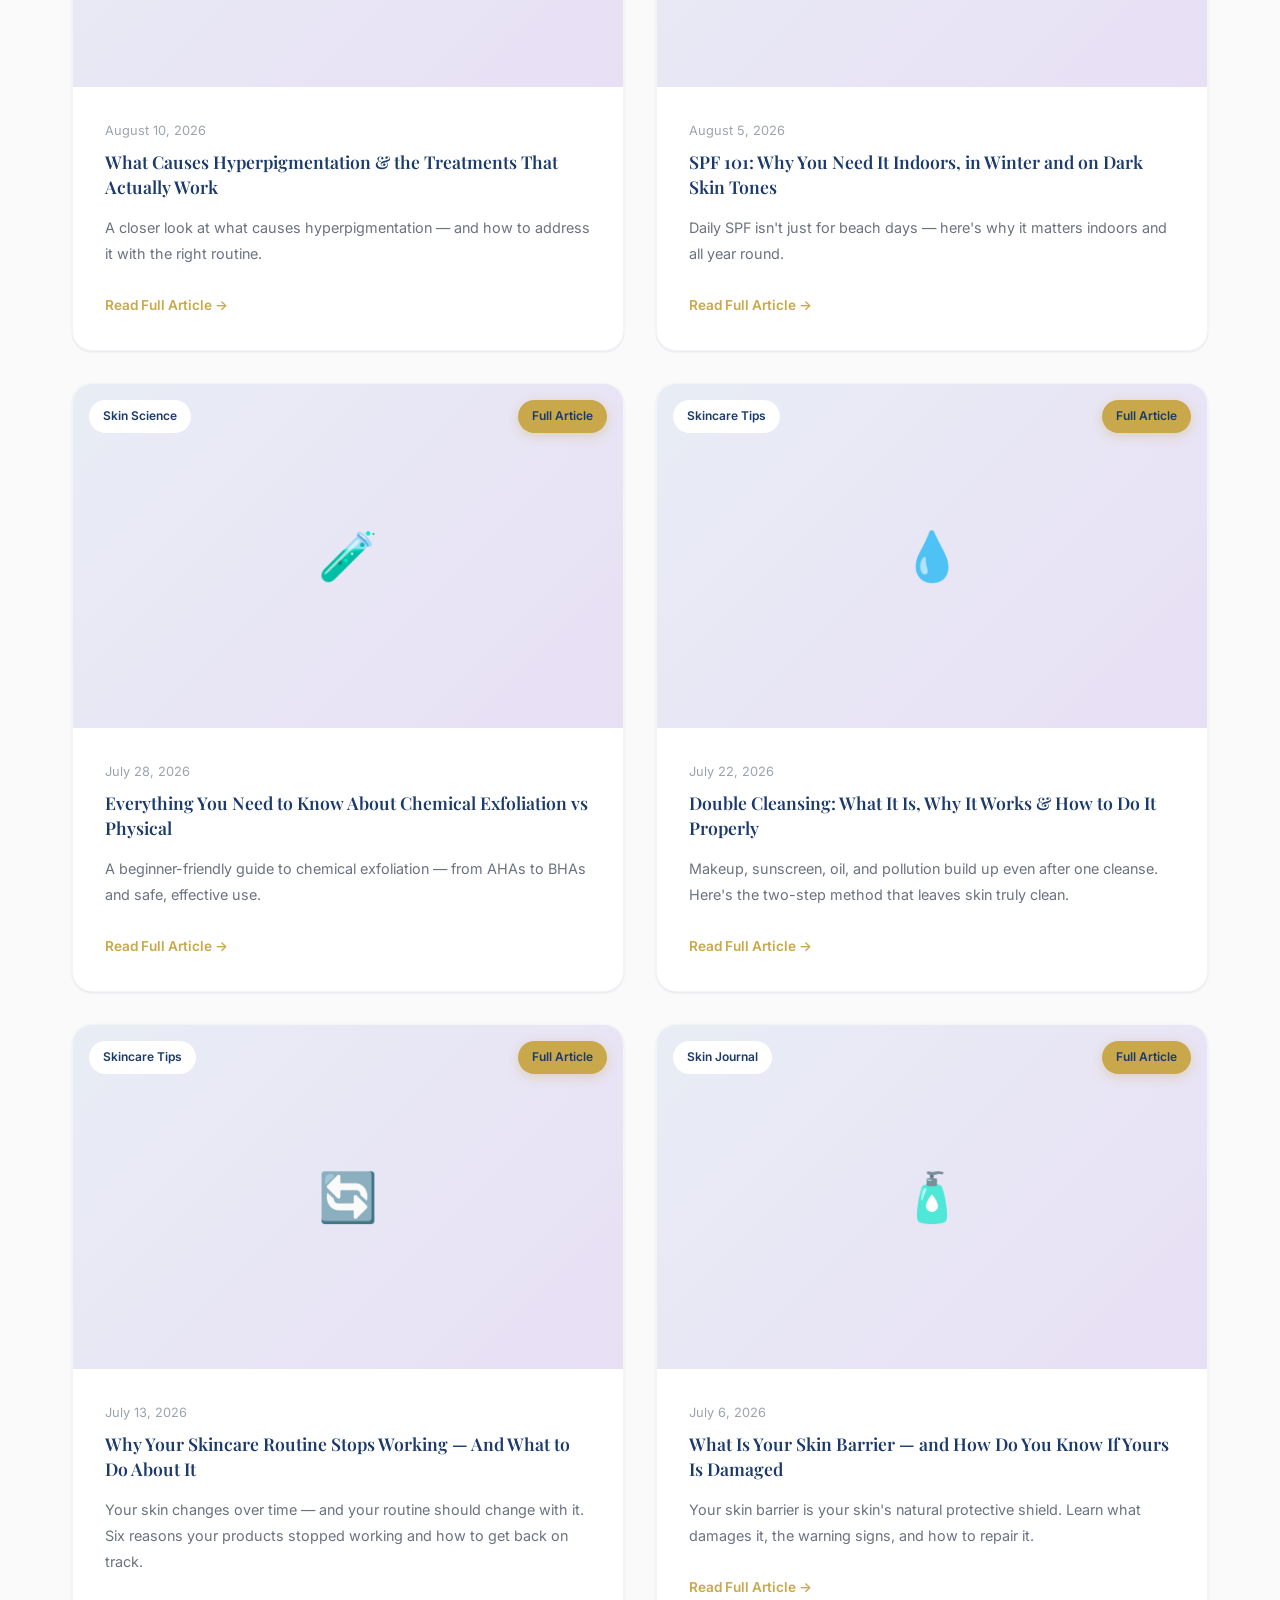
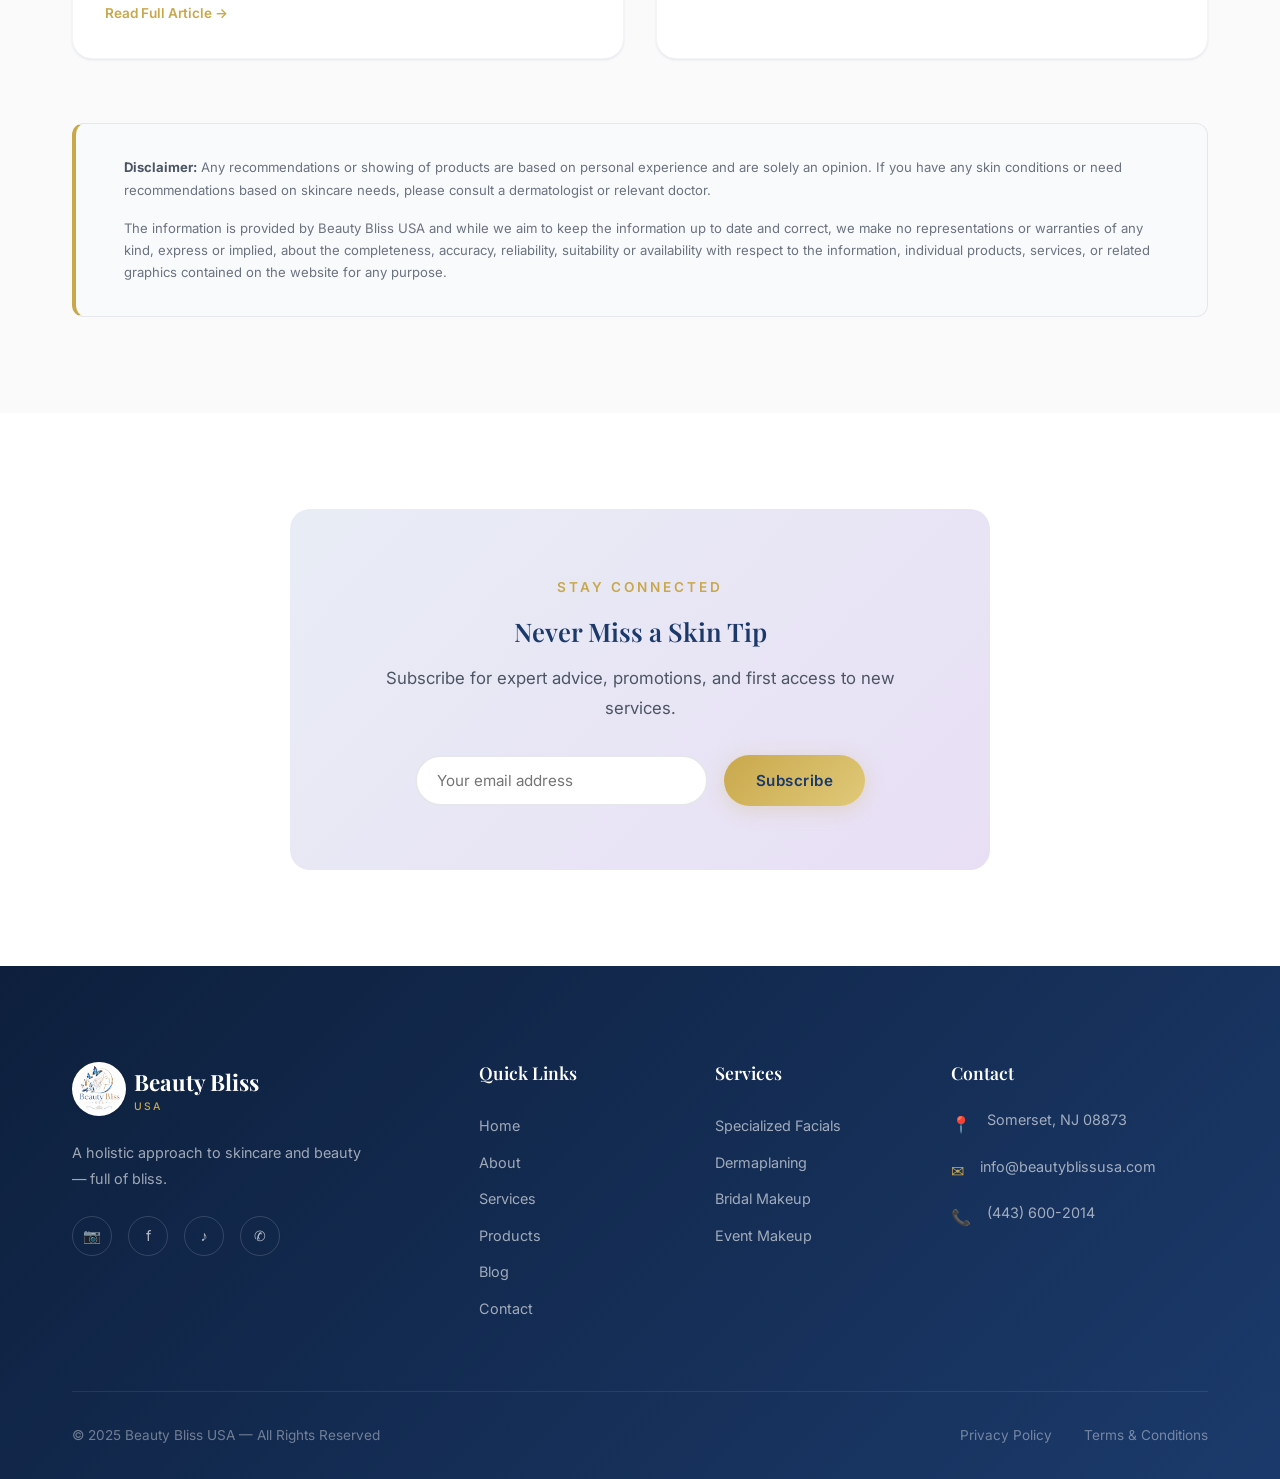
<file: blog.html>
<!DOCTYPE html>
<html lang="en">
<head>
  <meta charset="UTF-8">
  <meta name="viewport" content="width=device-width, initial-scale=1.0">
  <title>Blog — Beauty Bliss USA</title>
  <meta name="description" content="Skincare tips, product reviews, and beauty insights from Dr. Butool Kazmi.">
  <link rel="stylesheet" href="css/style.css">
  <link rel="icon" href="images/logo.jpeg">
</head>
<body>

  <!-- NAVIGATION -->
  <nav class="nav">
    <div class="nav__container">
      <a href="index.html" class="nav__logo">
        <img src="images/logo.jpeg" alt="Beauty Bliss USA logo" class="nav__logo-img">
        <div><span class="nav__logo-text">Beauty Bliss</span><span class="nav__logo-sub">USA</span></div>
      </a>
      <div class="nav__links">
        <a href="index.html" class="nav__link">Home</a>
        <a href="about.html" class="nav__link">About</a>
        <a href="services.html" class="nav__link">Services</a>
        <a href="products.html" class="nav__link">Products</a>
        <a href="contact.html" class="nav__link">Contact</a>
        <a href="blog.html" class="nav__link active">Blog</a>
      </div>
      <a href="contact.html" class="nav__cta">Book Now</a>
      <button class="nav__toggle" aria-label="Menu"><span></span><span></span><span></span></button>
    </div>
  </nav>
  <div class="nav__mobile-menu">
    <a href="index.html" class="nav__mobile-link">Home</a>
    <a href="about.html" class="nav__mobile-link">About</a>
    <a href="services.html" class="nav__mobile-link">Services</a>
        <a href="products.html" class="nav__mobile-link">Products</a>
    <a href="contact.html" class="nav__mobile-link">Contact</a>
    <a href="blog.html" class="nav__mobile-link">Blog</a>
    <a href="contact.html" class="btn btn--primary">Book Now</a>
  </div>

  <!-- PAGE HERO -->
  <section class="page-hero">
    <div class="page-hero__bg"></div>
    <h1>Our Blog</h1>
    <p>Expert skincare tips, product recommendations, and beauty insights.</p>
    <div class="breadcrumb">
      <a href="index.html">Home</a>
      <span class="sep">→</span>
      <span class="current">Blog</span>
    </div>
  </section>

  <!-- BLOG SECTION -->
  <section class="section" id="blog">
    <div class="container">
      <!-- ====== FEATURED ARTICLE ====== -->
      <article class="blog-featured reveal">
        <a href="blog-post.html" class="blog-featured__media" aria-label="Read the featured article">
          <div class="blog-featured__thumb">
            <div class="flyer flyer--mini">
              <span class="flyer__kicker">Where Beauty Meets Expertise</span>
              <strong class="flyer__title">Professional Skincare &amp; Makeup Services in New Jersey</strong>
              <span class="flyer__tagline">Healthy Skin. Flawless Beauty. Confident You.</span>
            </div>
          </div>
        </a>
        <div class="blog-featured__content">
          <div class="blog-featured__tags">
            <span class="blog-pill blog-pill--featured">Featured</span>
            <span class="blog-pill blog-pill--gold">Skincare &amp; Makeup</span>
          </div>
          <p class="blog-card__date">June 29, 2026</p>
          <h2 class="blog-featured__title">Where Beauty Meets Expertise: Skincare & Makeup</h2>
          <p class="blog-featured__excerpt">When it comes to beauty, confidence starts with feeling comfortable in your own skin. Whether you're looking for radiant, healthy skin, flawless makeup for a special occasion, or personalized beauty education, choosing an experienced professional can make all the difference.</p>
          <div class="blog-featured__actions">
            <a href="blog-post.html" class="btn btn--blue">Read Full Article</a>
            <a href="contact.html" class="btn btn--ghost">Book a Service</a>
          </div>
        </div>
      </article>

      <!-- ====== LATEST ARTICLES ====== -->
      <div class="section-header reveal" style="margin-top: var(--space-4xl);">
        <span class="section-header__label">Recent Posts</span>
        <h2>Latest From the Blog</h2>
        <span class="accent-line"></span>
      </div>

      <div class="blog-grid">
        <article class="blog-card reveal delay-1">
          <div class="blog-card__image">
            🌈
            <span class="blog-card__category">Skincare Concerns</span>
            <span class="blog-card__category blog-card__category--gold">Full Article</span>
          </div>
          <div class="blog-card__content">
            <p class="blog-card__date">August 10, 2026</p>
            <h3 class="blog-card__title">What Causes Hyperpigmentation &amp; the Treatments That Actually Work</h3>
            <p class="blog-card__excerpt">A closer look at what causes hyperpigmentation — and how to address it with the right routine.</p>
            <a href="blog-post-7.html" class="blog-card__link">Read Full Article →</a>
          </div>
        </article>

        <article class="blog-card reveal delay-2">
          <div class="blog-card__image">
            ☀️
            <span class="blog-card__category">Skincare Tips</span>
            <span class="blog-card__category blog-card__category--gold">Full Article</span>
          </div>
          <div class="blog-card__content">
            <p class="blog-card__date">August 5, 2026</p>
            <h3 class="blog-card__title">SPF 101: Why You Need It Indoors, in Winter and on Dark Skin Tones</h3>
            <p class="blog-card__excerpt">Daily SPF isn't just for beach days — here's why it matters indoors and all year round.</p>
            <a href="blog-post-6.html" class="blog-card__link">Read Full Article →</a>
          </div>
        </article>

        <article class="blog-card reveal delay-3">
          <div class="blog-card__image">
            🧪
            <span class="blog-card__category">Skin Science</span>
            <span class="blog-card__category blog-card__category--gold">Full Article</span>
          </div>
          <div class="blog-card__content">
            <p class="blog-card__date">July 28, 2026</p>
            <h3 class="blog-card__title">Everything You Need to Know About Chemical Exfoliation vs Physical</h3>
            <p class="blog-card__excerpt">A beginner-friendly guide to chemical exfoliation — from AHAs to BHAs and safe, effective use.</p>
            <a href="blog-post-5.html" class="blog-card__link">Read Full Article →</a>
          </div>
        </article>

        <article class="blog-card reveal delay-4">
          <div class="blog-card__image">
            💧
            <span class="blog-card__category">Skincare Tips</span>
            <span class="blog-card__category blog-card__category--gold">Full Article</span>
          </div>
          <div class="blog-card__content">
            <p class="blog-card__date">July 22, 2026</p>
            <h3 class="blog-card__title">Double Cleansing: What It Is, Why It Works &amp; How to Do It Properly</h3>
            <p class="blog-card__excerpt">Makeup, sunscreen, oil, and pollution build up even after one cleanse. Here's the two-step method that leaves skin truly clean.</p>
            <a href="blog-post-4.html" class="blog-card__link">Read Full Article →</a>
          </div>
        </article>

        <article class="blog-card reveal delay-5">
          <div class="blog-card__image">
            🔄
            <span class="blog-card__category">Skincare Tips</span>
            <span class="blog-card__category blog-card__category--gold">Full Article</span>
          </div>
          <div class="blog-card__content">
            <p class="blog-card__date">July 13, 2026</p>
            <h3 class="blog-card__title">Why Your Skincare Routine Stops Working — And What to Do About It</h3>
            <p class="blog-card__excerpt">Your skin changes over time — and your routine should change with it. Six reasons your products stopped working and how to get back on track.</p>
            <a href="blog-post-3.html" class="blog-card__link">Read Full Article →</a>
          </div>
        </article>

        <article class="blog-card reveal delay-6">
          <div class="blog-card__image">
            🧴
            <span class="blog-card__category">Skin Journal</span>
            <span class="blog-card__category blog-card__category--gold">Full Article</span>
          </div>
          <div class="blog-card__content">
            <p class="blog-card__date">July 6, 2026</p>
            <h3 class="blog-card__title">What Is Your Skin Barrier — and How Do You Know If Yours Is Damaged</h3>
            <p class="blog-card__excerpt">Your skin barrier is your skin's natural protective shield. Learn what damages it, the warning signs, and how to repair it.</p>
            <a href="blog-post-2.html" class="blog-card__link">Read Full Article →</a>
          </div>
        </article>

        </div>

      <!-- Disclaimer (copied from beautyblissusa.com/blog) -->
      <div class="blog-disclaimer reveal">
        <p><strong>Disclaimer:</strong> Any recommendations or showing of products are based on personal experience and are solely an opinion. If you have any skin conditions or need recommendations based on skincare needs, please consult a dermatologist or relevant doctor.</p>
        <p>The information is provided by Beauty Bliss USA and while we aim to keep the information up to date and correct, we make no representations or warranties of any kind, express or implied, about the completeness, accuracy, reliability, suitability or availability with respect to the information, individual products, services, or related graphics contained on the website for any purpose.</p>
      </div>
    </div>
  </section>

  <!-- NEWSLETTER -->
  <section class="section section--alt">
    <div class="container">
      <div class="newsletter reveal">
        <span class="section-header__label">Stay Connected</span>
        <h3>Never Miss a Skin Tip</h3>
        <p>Subscribe for expert advice, promotions, and first access to new services.</p>
        <form class="newsletter__form" action="#" method="post">
          <input type="email" class="newsletter__input" placeholder="Your email address" required aria-label="Email">
          <button type="submit" class="btn btn--primary">Subscribe</button>
        </form>
      </div>
    </div>
  </section>

  <!-- FOOTER -->
  <footer class="footer">
    <div class="container">
      <div class="footer__grid">
        <div>
          <a href="index.html" class="nav__logo">
            <img src="images/logo.jpeg" alt="Beauty Bliss USA logo" class="nav__logo-img">
            <div><span class="nav__logo-text">Beauty Bliss</span><span class="nav__logo-sub">USA</span></div>
          </a>
          <p class="footer__brand-text">A holistic approach to skincare and beauty — full of bliss.</p>
          <div class="footer__social">
            <a href="https://www.instagram.com/beauty_bliss_usa/" target="_blank" rel="noopener" class="footer__social-link">📷</a>
            <a href="https://www.facebook.com/" target="_blank" rel="noopener" class="footer__social-link">f</a>
            <a href="https://www.tiktok.com/" target="_blank" rel="noopener" class="footer__social-link">♪</a>
            <a href="https://wa.me/14436002014" target="_blank" rel="noopener" class="footer__social-link">✆</a>
          </div>
        </div>
        <div>
          <h4 class="footer__heading">Quick Links</h4>
          <a href="index.html" class="footer__link">Home</a>
          <a href="about.html" class="footer__link">About</a>
          <a href="services.html" class="footer__link">Services</a>
          <a href="products.html" class="footer__link">Products</a>
          <a href="blog.html" class="footer__link">Blog</a>
          <a href="contact.html" class="footer__link">Contact</a>
        </div>
        <div>
          <h4 class="footer__heading">Services</h4>
          <a href="services.html" class="footer__link">Specialized Facials</a>
          <a href="services.html" class="footer__link">Dermaplaning</a>
          <a href="services.html" class="footer__link">Bridal Makeup</a>
          <a href="services.html" class="footer__link">Event Makeup</a>
        </div>
        <div>
          <h4 class="footer__heading">Contact</h4>
          <div class="footer__contact-item"><span class="icon">📍</span><span>Somerset, NJ 08873</span></div>
          <div class="footer__contact-item"><span class="icon">✉</span><span>info@beautyblissusa.com</span></div>
          <div class="footer__contact-item"><span class="icon">📞</span><span>(443) 600-2014</span></div>
        </div>
      </div>
      <div class="footer__bottom">
        <span>© 2025 Beauty Bliss USA — All Rights Reserved</span>
        <div class="footer__bottom-links">
          <a href="#">Privacy Policy</a>
          <a href="#">Terms & Conditions</a>
        </div>
      </div>
    </div>
  </footer>

  <a href="https://wa.me/14436002014" target="_blank" rel="noopener" class="whatsapp-float" aria-label="Chat on WhatsApp">💬</a>
  <script src="js/main.js"></script>
</body>
</html>
</file>
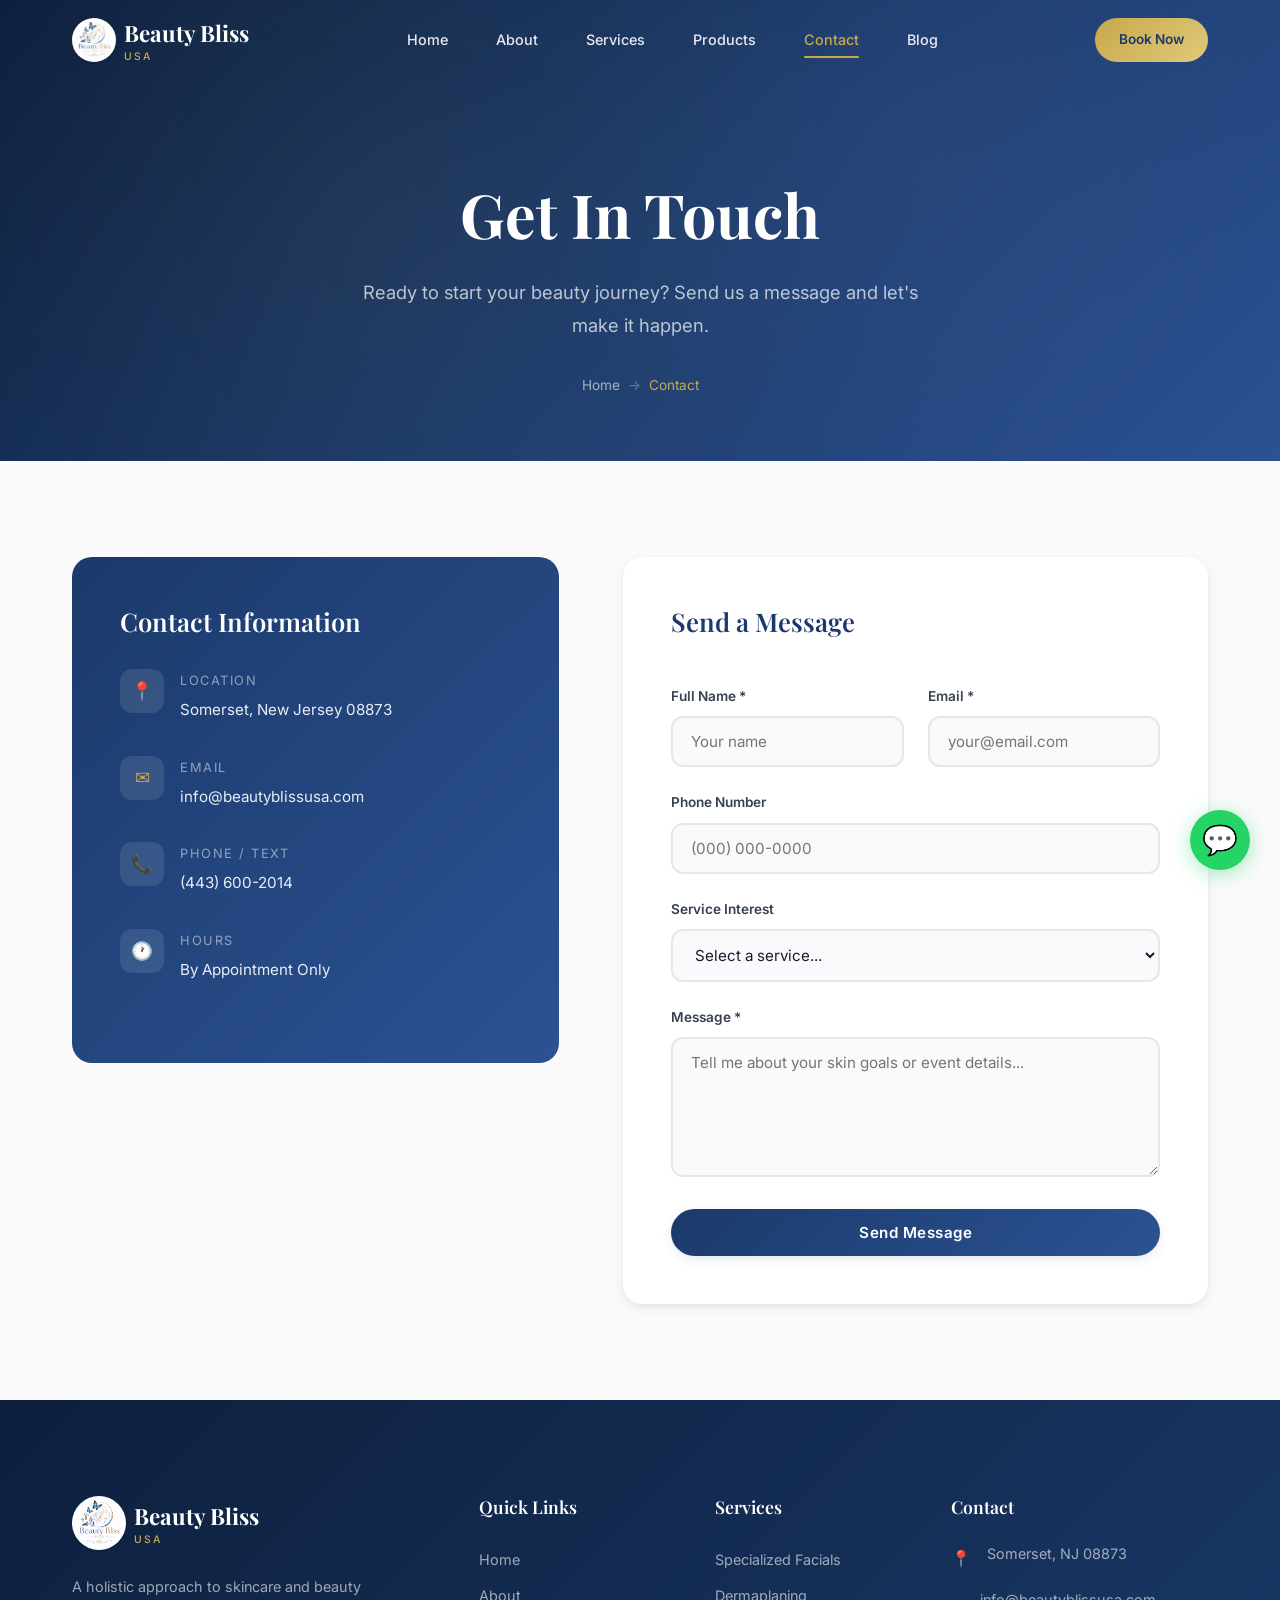
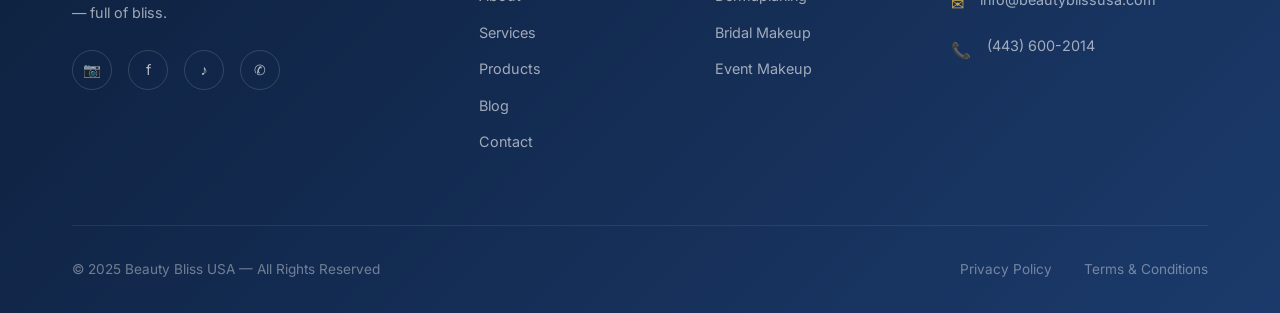
<file: contact.html>
<!DOCTYPE html>
<html lang="en">
<head>
  <meta charset="UTF-8">
  <meta name="viewport" content="width=device-width, initial-scale=1.0">
  <title>Contact — Beauty Bliss USA | Book Your Appointment</title>
  <meta name="description" content="Get in touch with Beauty Bliss USA. Book a skincare treatment or makeup appointment in Somerset, New Jersey.">
  <link rel="stylesheet" href="css/style.css">
  <link rel="icon" href="images/logo.jpeg">
</head>
<body>

  <!-- NAVIGATION -->
  <nav class="nav">
    <div class="nav__container">
      <a href="index.html" class="nav__logo">
        <img src="images/logo.jpeg" alt="Beauty Bliss USA logo" class="nav__logo-img">
        <div>
          <span class="nav__logo-text">Beauty Bliss</span>
          <span class="nav__logo-sub">USA</span>
        </div>
      </a>
      <div class="nav__links">
        <a href="index.html" class="nav__link">Home</a>
        <a href="about.html" class="nav__link">About</a>
        <a href="services.html" class="nav__link">Services</a>
        <a href="products.html" class="nav__link">Products</a>
        <a href="contact.html" class="nav__link active">Contact</a>
        <a href="blog.html" class="nav__link">Blog</a>
      </div>
      <a href="contact.html" class="nav__cta">Book Now</a>
      <button class="nav__toggle" aria-label="Menu"><span></span><span></span><span></span></button>
    </div>
  </nav>
  <div class="nav__mobile-menu">
    <a href="index.html" class="nav__mobile-link">Home</a>
    <a href="about.html" class="nav__mobile-link">About</a>
    <a href="services.html" class="nav__mobile-link">Services</a>
    <a href="products.html" class="nav__mobile-link">Products</a>
    <a href="contact.html" class="nav__mobile-link">Contact</a>
    <a href="blog.html" class="nav__mobile-link">Blog</a>
    <a href="contact.html" class="btn btn--primary">Book Now</a>
  </div>

  <!-- PAGE HERO -->
  <section class="page-hero">
    <div class="page-hero__bg"></div>
    <h1>Get In Touch</h1>
    <p>Ready to start your beauty journey? Send us a message and let's make it happen.</p>
    <div class="breadcrumb">
      <a href="index.html">Home</a>
      <span class="sep">→</span>
      <span class="current">Contact</span>
    </div>
  </section>

  <!-- CONTACT SECTION -->
  <section class="section" id="contact">
    <div class="container">
      <div class="contact-grid">
        <div class="contact-info reveal reveal--left">
          <h3>Contact Information</h3>
          <div class="contact-info__item">
            <div class="contact-info__icon">📍</div>
            <div>
              <p class="contact-info__label">Location</p>
              <p class="contact-info__value">Somerset, New Jersey 08873</p>
            </div>
          </div>
          <div class="contact-info__item">
            <div class="contact-info__icon">✉</div>
            <div>
              <p class="contact-info__label">Email</p>
              <p class="contact-info__value">info@beautyblissusa.com</p>
            </div>
          </div>
          <div class="contact-info__item">
            <div class="contact-info__icon">📞</div>
            <div>
              <p class="contact-info__label">Phone / Text</p>
              <p class="contact-info__value">(443) 600-2014</p>
            </div>
          </div>
          <div class="contact-info__item">
            <div class="contact-info__icon">🕐</div>
            <div>
              <p class="contact-info__label">Hours</p>
              <p class="contact-info__value">By Appointment Only</p>
            </div>
          </div>
        </div>

        <!-- Contact Form -->
        <div class="contact-form-card reveal reveal--right">
          <h3>Send a Message</h3>
          <form id="contactForm" action="#" method="post">
            <div class="form-row">
              <div class="form-group">
                <label for="name">Full Name *</label>
                <input type="text" id="name" name="name" placeholder="Your name" required>
              </div>
              <div class="form-group">
                <label for="email">Email *</label>
                <input type="email" id="email" name="email" placeholder="your@email.com" required>
              </div>
            </div>
            <div class="form-group">
              <label for="phone">Phone Number</label>
              <input type="tel" id="phone" name="phone" placeholder="(000) 000-0000">
            </div>
            <div class="form-group">
              <label for="service">Service Interest</label>
              <select id="service" name="service">
                <option value="">Select a service...</option>
                <option value="facial">Specialized Facial</option>
                <option value="dermaplaning">Certified Dermaplaning</option>
                <option value="bridal">Bridal Makeup — From $300</option>
                <option value="event-makeup">Event Makeup — From $100</option>
                <option value="makeup-session">One-on-One Makeup Session — $80</option>
                <option value="consultation">Free Consultation</option>
                <option value="other">Other / General Inquiry</option>
              </select>
            </div>
            <div class="form-group">
              <label for="message">Message *</label>
              <textarea id="message" name="message" placeholder="Tell me about your skin goals or event details..." required></textarea>
            </div>
            <button type="submit" class="btn btn--blue" style="width: 100%;">Send Message</button>
          </form>
        </div>
      </div>
    </div>
  </section>

  <!-- FOOTER -->
  <footer class="footer">
    <div class="container">
      <div class="footer__grid">
        <div>
          <a href="index.html" class="nav__logo">
            <img src="images/logo.jpeg" alt="Beauty Bliss USA logo" class="nav__logo-img">
            <div><span class="nav__logo-text">Beauty Bliss</span><span class="nav__logo-sub">USA</span></div>
          </a>
          <p class="footer__brand-text">A holistic approach to skincare and beauty — full of bliss.</p>
          <div class="footer__social">
            <a href="https://www.instagram.com/beauty_bliss_usa/" target="_blank" rel="noopener" class="footer__social-link">📷</a>
            <a href="https://www.facebook.com/" target="_blank" rel="noopener" class="footer__social-link">f</a>
            <a href="https://www.tiktok.com/" target="_blank" rel="noopener" class="footer__social-link">♪</a>
            <a href="https://wa.me/14436002014" target="_blank" rel="noopener" class="footer__social-link">✆</a>
          </div>
        </div>
        <div>
          <h4 class="footer__heading">Quick Links</h4>
          <a href="index.html" class="footer__link">Home</a>
          <a href="about.html" class="footer__link">About</a>
          <a href="services.html" class="footer__link">Services</a>
          <a href="products.html" class="footer__link">Products</a>
          <a href="blog.html" class="footer__link">Blog</a>
          <a href="contact.html" class="footer__link">Contact</a>
        </div>
        <div>
          <h4 class="footer__heading">Services</h4>
          <a href="services.html" class="footer__link">Specialized Facials</a>
          <a href="services.html" class="footer__link">Dermaplaning</a>
          <a href="services.html" class="footer__link">Bridal Makeup</a>
          <a href="services.html" class="footer__link">Event Makeup</a>
        </div>
        <div>
          <h4 class="footer__heading">Contact</h4>
          <div class="footer__contact-item"><span class="icon">📍</span><span>Somerset, NJ 08873</span></div>
          <div class="footer__contact-item"><span class="icon">✉</span><span>info@beautyblissusa.com</span></div>
          <div class="footer__contact-item"><span class="icon">📞</span><span>(443) 600-2014</span></div>
        </div>
      </div>
      <div class="footer__bottom">
        <span>© 2025 Beauty Bliss USA — All Rights Reserved</span>
        <div class="footer__bottom-links">
          <a href="#">Privacy Policy</a>
          <a href="#">Terms & Conditions</a>
        </div>
      </div>
    </div>
  </footer>

  <a href="https://wa.me/14436002014" target="_blank" rel="noopener" class="whatsapp-float" aria-label="Chat on WhatsApp">💬</a>
  <script src="js/main.js"></script>
</body>
</html>
</file>
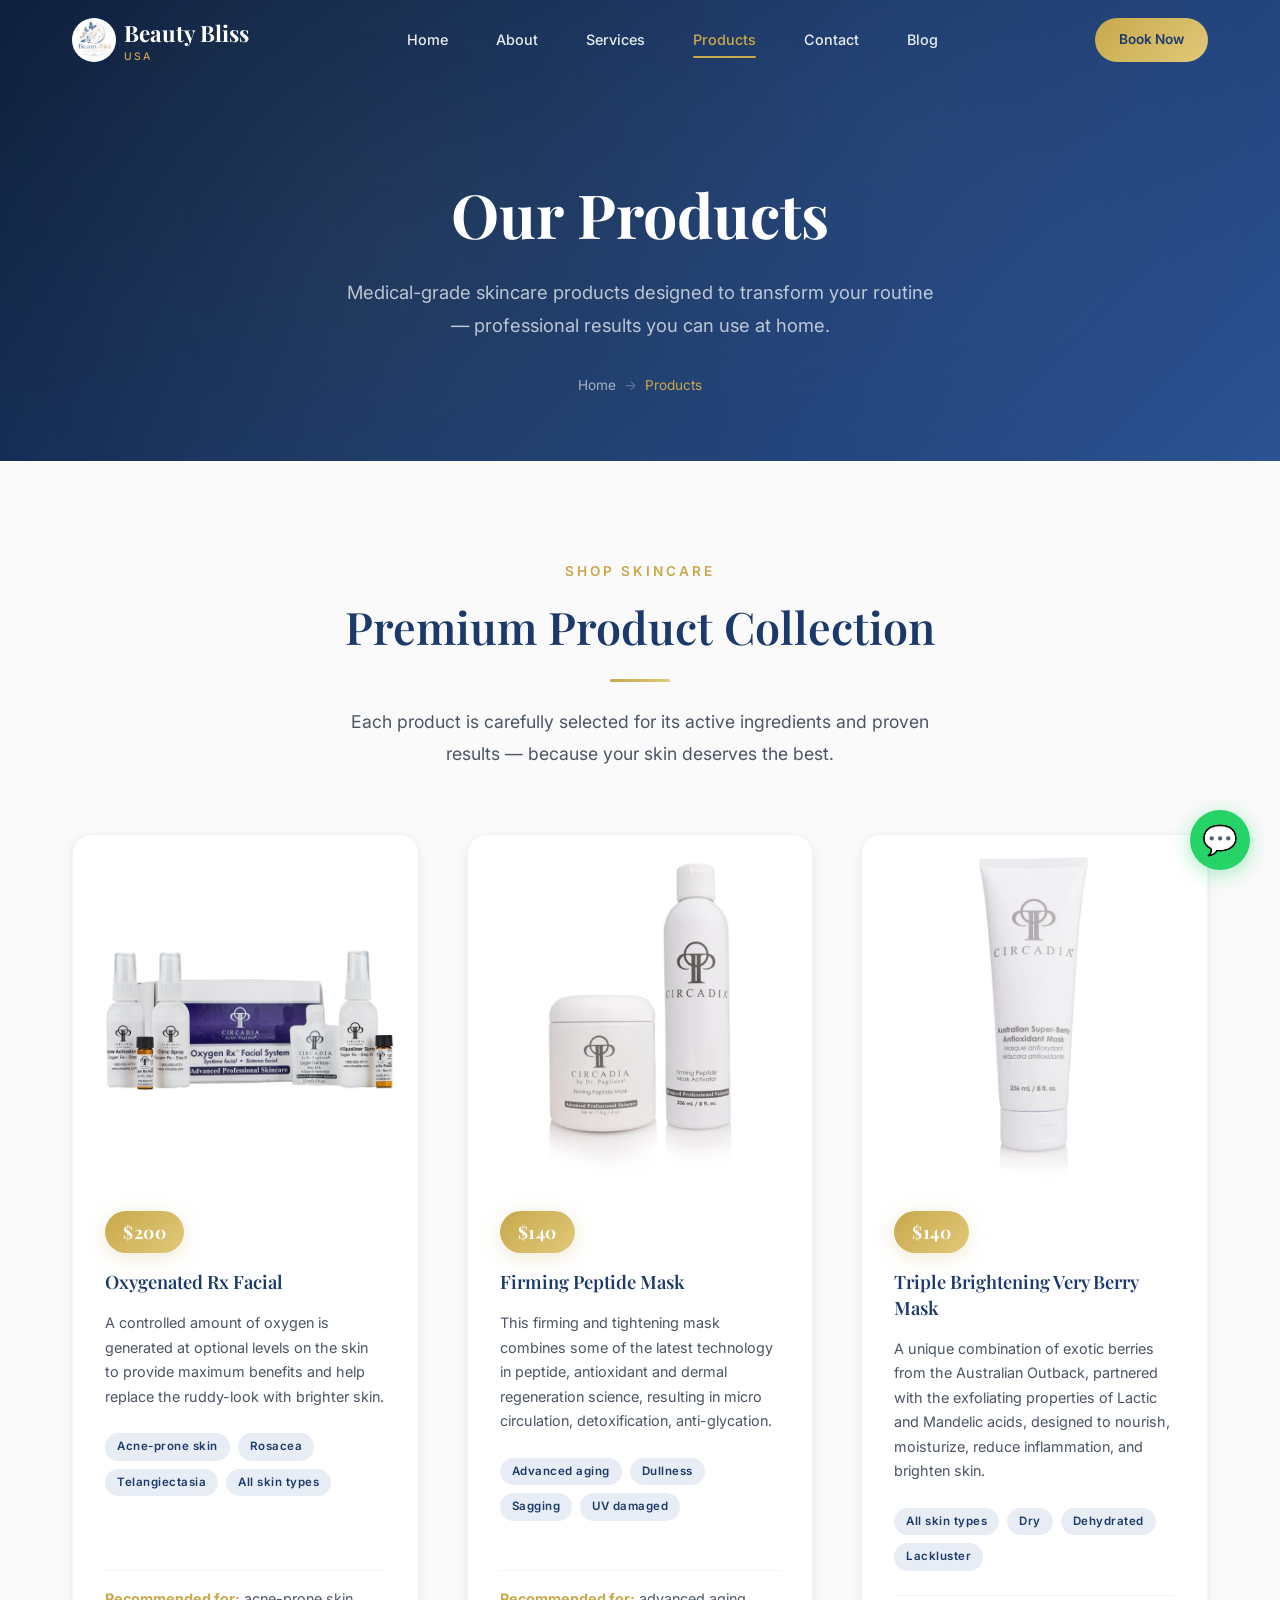
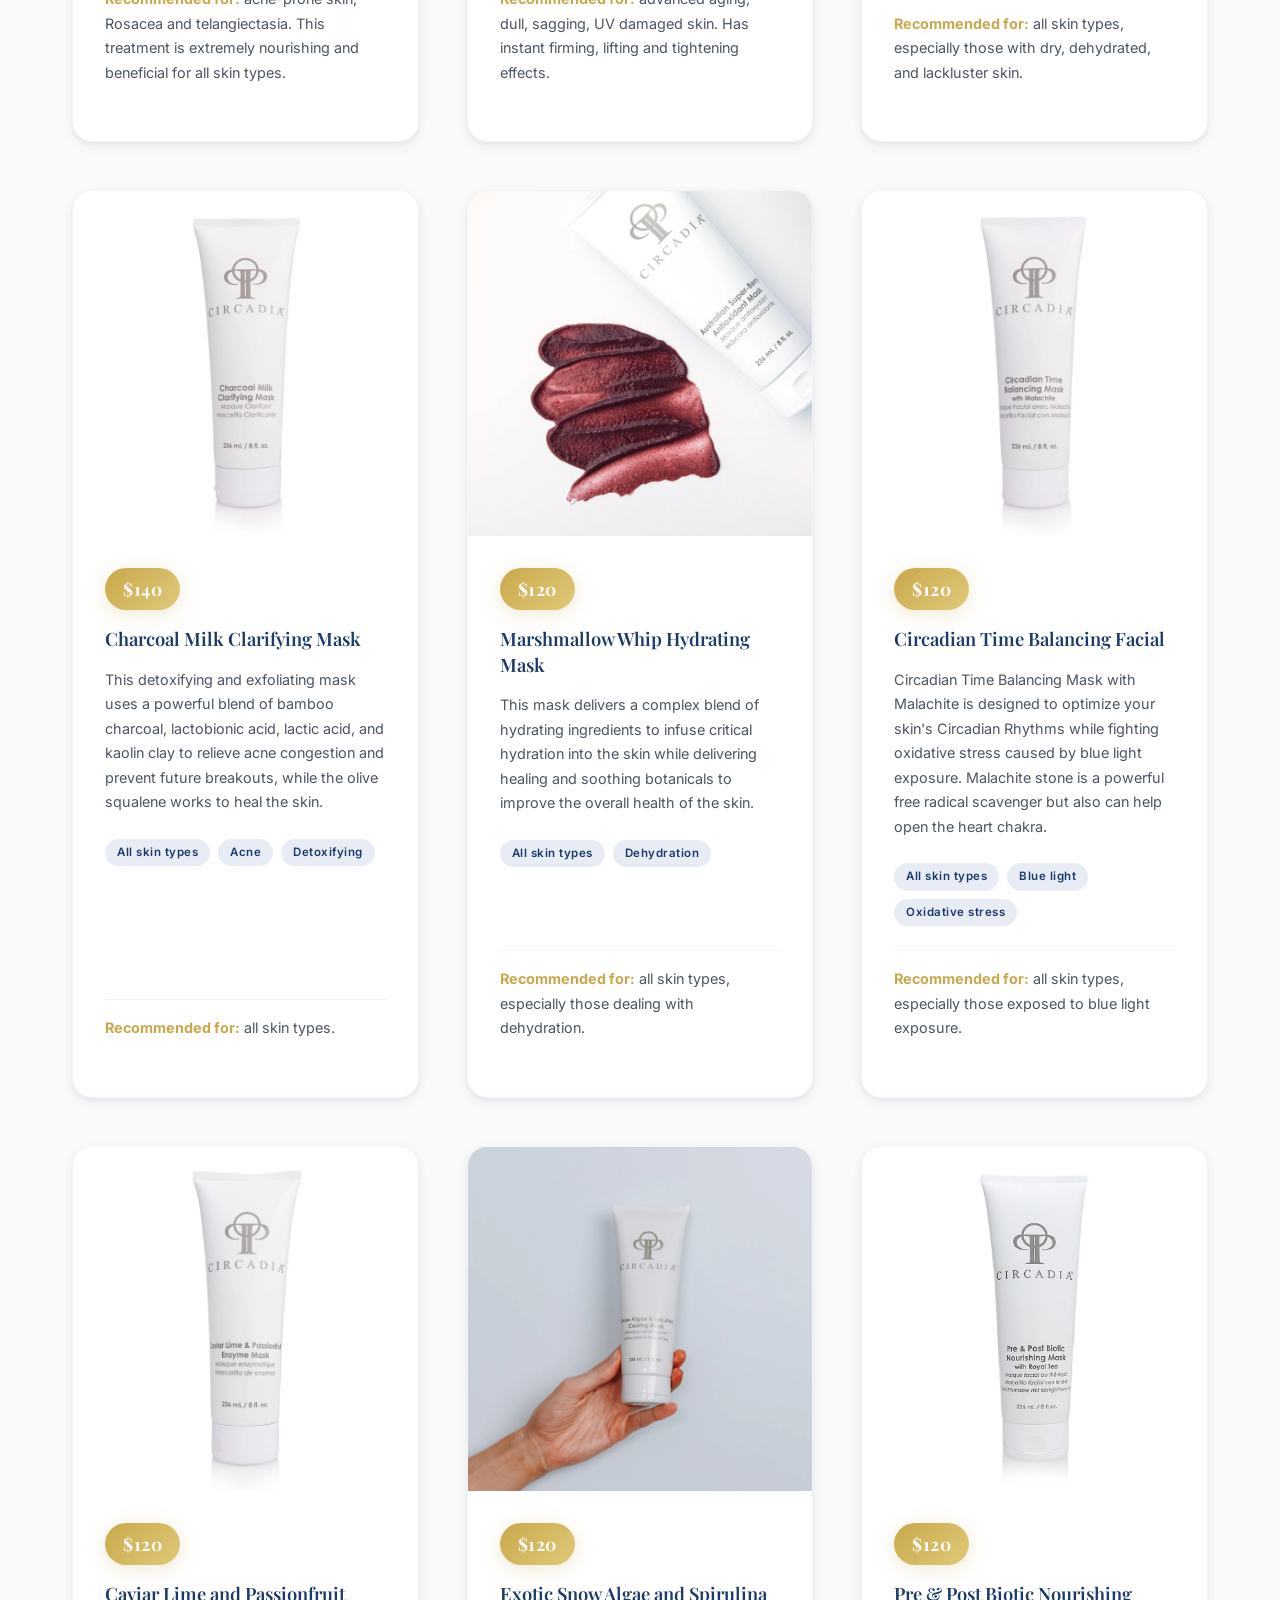
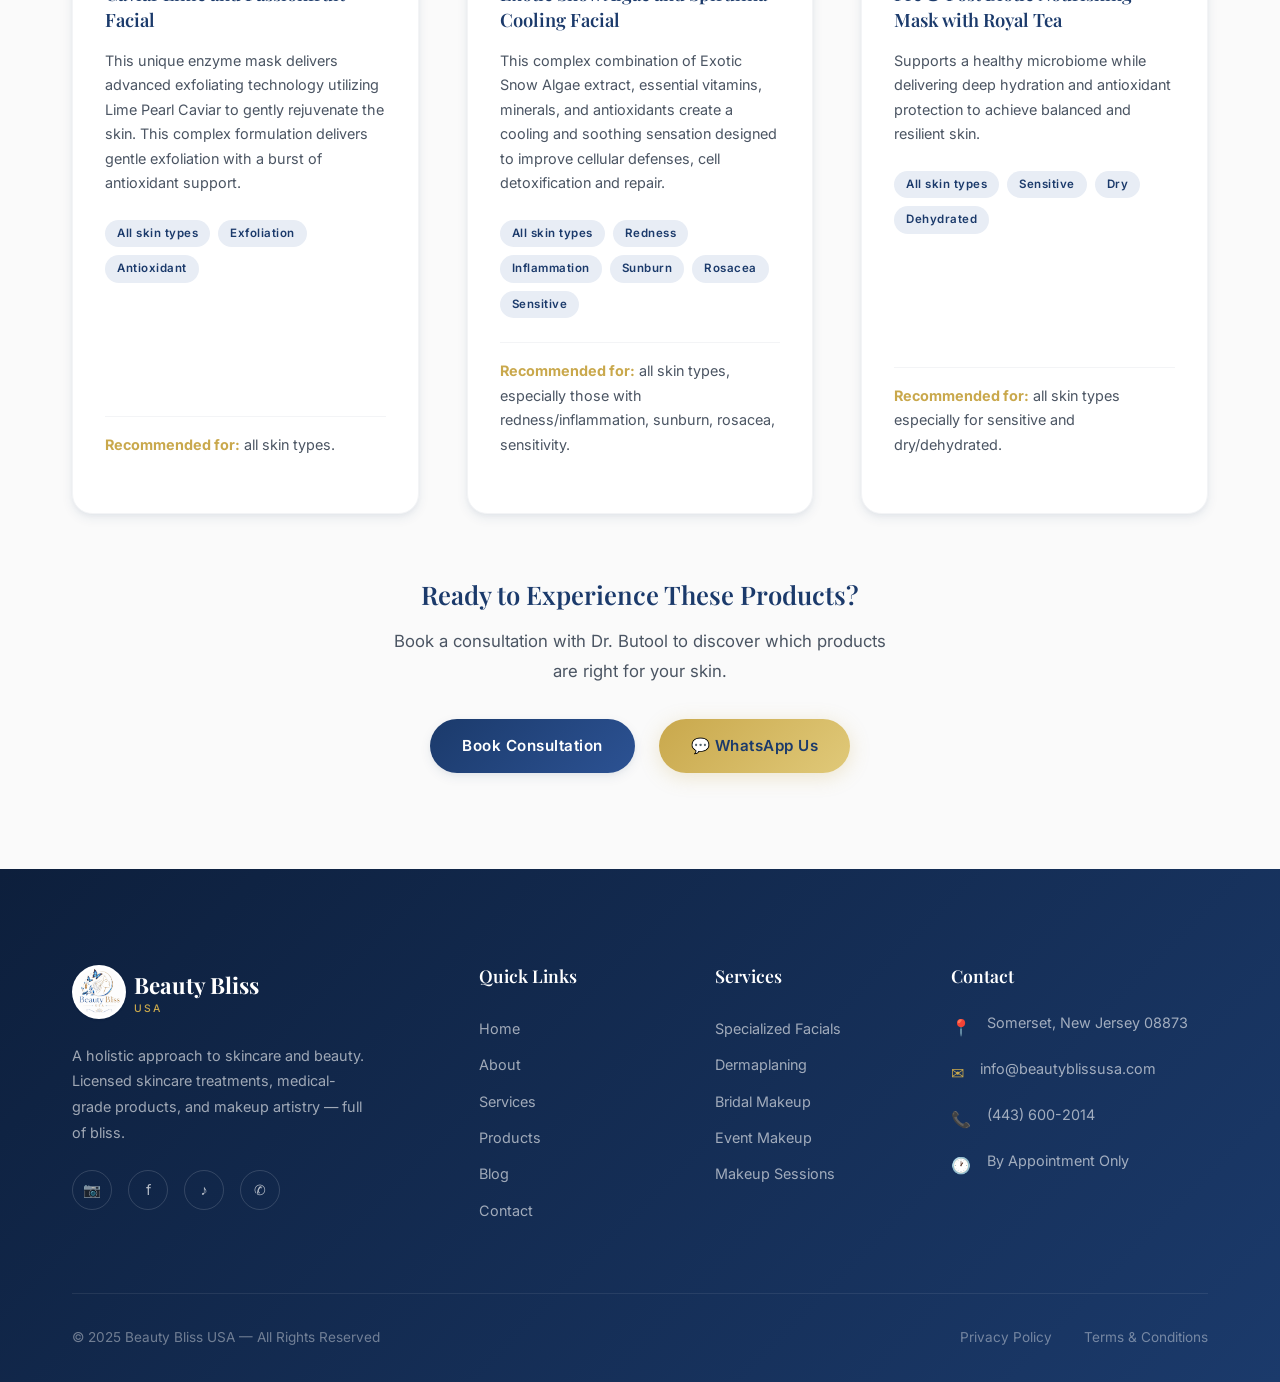
<file: products.html>
<!DOCTYPE html>
<html lang="en">
<head>
  <meta charset="UTF-8">
  <meta name="viewport" content="width=device-width, initial-scale=1.0">
  <title>Products — Beauty Bliss USA</title>
  <meta name="description" content="Explore Beauty Bliss USA skincare products — Oxygenated Rx, Firming Peptide Mask, Triple Brightening Berry Mask, Charcoal Milk Clarifying Mask, and more.">
  <link rel="stylesheet" href="css/style.css">
  <link rel="icon" href="images/logo.jpeg">
</head>
<body>

  <!-- ========== NAVIGATION ========== -->
  <nav class="nav" id="nav">
    <div class="nav__container">
      <a href="index.html" class="nav__logo">
        <img src="images/logo.jpeg" alt="Beauty Bliss USA logo" class="nav__logo-img">
        <div>
          <span class="nav__logo-text">Beauty Bliss</span>
          <span class="nav__logo-sub">USA</span>
        </div>
      </a>
      <div class="nav__links">
        <a href="index.html" class="nav__link">Home</a>
        <a href="about.html" class="nav__link">About</a>
        <a href="services.html" class="nav__link">Services</a>
        <a href="products.html" class="nav__link active">Products</a>
        <a href="contact.html" class="nav__link">Contact</a>
        <a href="blog.html" class="nav__link">Blog</a>
      </div>
      <a href="contact.html" class="nav__cta">Book Now</a>
      <button class="nav__toggle" aria-label="Menu">
        <span></span><span></span><span></span>
      </button>
    </div>
  </nav>

  <!-- Mobile Menu -->
  <div class="nav__mobile-menu">
    <a href="index.html" class="nav__mobile-link">Home</a>
    <a href="about.html" class="nav__mobile-link">About</a>
    <a href="services.html" class="nav__mobile-link">Services</a>
    <a href="products.html" class="nav__mobile-link">Products</a>
    <a href="contact.html" class="nav__mobile-link">Contact</a>
    <a href="blog.html" class="nav__mobile-link">Blog</a>
    <a href="contact.html" class="btn btn--primary">Book Now</a>
  </div>

  <!-- ========== PAGE HERO ========== -->
  <section class="page-hero">
    <div class="page-hero__bg"></div>
    <h1>Our Products</h1>
    <p>Medical-grade skincare products designed to transform your routine — professional results you can use at home.</p>
    <div class="breadcrumb">
      <a href="index.html">Home</a>
      <span class="sep">→</span>
      <span class="current">Products</span>
    </div>
  </section>

  <!-- ========== PRODUCTS ========== -->
  <section class="section" id="products">
    <div class="container">
      <div class="section-header reveal">
        <span class="section-header__label">Shop Skincare</span>
        <h2>Premium Product Collection</h2>
        <span class="accent-line"></span>
        <p>Each product is carefully selected for its active ingredients and proven results — because your skin deserves the best.</p>
      </div>

      <div class="products-grid">

        <!-- 01 Oxygenated Rx Facial -->
        <div class="product-card reveal delay-1">
          <div class="product-card__image">
            <img src="images/oxygen-rx-facial-system-circadia-3.jpeg" alt="Oxygenated Rx Facial system by Circadia" loading="lazy">
          </div>
          <div class="product-card__content">
            <div class="product-card__price">$200</div>
            <h3>Oxygenated Rx Facial</h3>
            <p>A controlled amount of oxygen is generated at optional levels on the skin to provide maximum benefits and help replace the ruddy-look with brighter skin.</p>
            <div class="product-card__tags">
              <span class="product-card__tag">Acne-prone skin</span>
              <span class="product-card__tag">Rosacea</span>
              <span class="product-card__tag">Telangiectasia</span>
              <span class="product-card__tag">All skin types</span>
            </div>
            <p class="product-card__recommended"><strong>Recommended for:</strong> acne-prone skin, Rosacea and telangiectasia. This treatment is extremely nourishing and beneficial for all skin types.</p>
          </div>
        </div>

        <!-- 02 Firming Peptide Mask -->
        <div class="product-card reveal delay-2">
          <div class="product-card__image">
            <img src="images/Firming Peptide 1.jpeg" alt="Firming Peptide Mask" loading="lazy">
          </div>
          <div class="product-card__content">
            <div class="product-card__price">$140</div>
            <h3>Firming Peptide Mask</h3>
            <p>This firming and tightening mask combines some of the latest technology in peptide, antioxidant and dermal regeneration science, resulting in micro circulation, detoxification, anti-glycation.</p>
            <div class="product-card__tags">
              <span class="product-card__tag">Advanced aging</span>
              <span class="product-card__tag">Dullness</span>
              <span class="product-card__tag">Sagging</span>
              <span class="product-card__tag">UV damaged</span>
            </div>
            <p class="product-card__recommended"><strong>Recommended for:</strong> advanced aging, dull, sagging, UV damaged skin. Has instant firming, lifting and tightening effects.</p>
          </div>
        </div>

        <!-- 03 Triple Brightening Very Berry Mask -->
        <div class="product-card reveal delay-3">
          <div class="product-card__image">
            <img src="images/australian-super-berry-antioxidant-mask-circadia-1.jpeg" alt="Triple Brightening Very Berry Mask" loading="lazy">
          </div>
          <div class="product-card__content">
            <div class="product-card__price">$140</div>
            <h3>Triple Brightening Very Berry Mask</h3>
            <p>A unique combination of exotic berries from the Australian Outback, partnered with the exfoliating properties of Lactic and Mandelic acids, designed to nourish, moisturize, reduce inflammation, and brighten skin.</p>
            <div class="product-card__tags">
              <span class="product-card__tag">All skin types</span>
              <span class="product-card__tag">Dry</span>
              <span class="product-card__tag">Dehydrated</span>
              <span class="product-card__tag">Lackluster</span>
            </div>
            <p class="product-card__recommended"><strong>Recommended for:</strong> all skin types, especially those with dry, dehydrated, and lackluster skin.</p>
          </div>
        </div>

        <!-- 04 Charcoal Milk Clarifying Mask -->
        <div class="product-card reveal delay-1">
          <div class="product-card__image">
            <img src="images/charcoal-milk-clarifying-mask-circadia-1.jpeg" alt="Charcoal Milk Clarifying Mask" loading="lazy">
          </div>
          <div class="product-card__content">
            <div class="product-card__price">$140</div>
            <h3>Charcoal Milk Clarifying Mask</h3>
            <p>This detoxifying and exfoliating mask uses a powerful blend of bamboo charcoal, lactobionic acid, lactic acid, and kaolin clay to relieve acne congestion and prevent future breakouts, while the olive squalene works to heal the skin.</p>
            <div class="product-card__tags">
              <span class="product-card__tag">All skin types</span>
              <span class="product-card__tag">Acne</span>
              <span class="product-card__tag">Detoxifying</span>
            </div>
            <p class="product-card__recommended"><strong>Recommended for:</strong> all skin types.</p>
          </div>
        </div>

        <!-- 05 Marshmallow Whip Hydrating Mask -->
        <div class="product-card reveal delay-2">
          <div class="product-card__image">
            <img src="images/australian-super-berry-antioxidant-mask-circadia-2.jpeg" alt="Marshmallow Whip Hydrating Mask" loading="lazy">
          </div>
          <div class="product-card__content">
            <div class="product-card__price">$120</div>
            <h3>Marshmallow Whip Hydrating Mask</h3>
            <p>This mask delivers a complex blend of hydrating ingredients to infuse critical hydration into the skin while delivering healing and soothing botanicals to improve the overall health of the skin.</p>
            <div class="product-card__tags">
              <span class="product-card__tag">All skin types</span>
              <span class="product-card__tag">Dehydration</span>
            </div>
            <p class="product-card__recommended"><strong>Recommended for:</strong> all skin types, especially those dealing with dehydration.</p>
          </div>
        </div>

        <!-- 06 Circadian Time Balancing Mask -->
        <div class="product-card reveal delay-3">
          <div class="product-card__image">
            <img src="images/circadian-time-balancing-mask-with-malachite-circadia-1.jpeg" alt="Circadian Time Balancing Mask with Malachite" loading="lazy">
          </div>
          <div class="product-card__content">
            <div class="product-card__price">$120</div>
            <h3>Circadian Time Balancing Facial</h3>
            <p>Circadian Time Balancing Mask with Malachite is designed to optimize your skin's Circadian Rhythms while fighting oxidative stress caused by blue light exposure. Malachite stone is a powerful free radical scavenger but also can help open the heart chakra.</p>
            <div class="product-card__tags">
              <span class="product-card__tag">All skin types</span>
              <span class="product-card__tag">Blue light</span>
              <span class="product-card__tag">Oxidative stress</span>
            </div>
            <p class="product-card__recommended"><strong>Recommended for:</strong> all skin types, especially those exposed to blue light exposure.</p>
          </div>
        </div>

        <!-- 07 Caviar Lime and Passionfruit Facial -->
        <div class="product-card reveal delay-1">
          <div class="product-card__image">
            <img src="images/caviar-lime-and-passionfruit-mask-circadia-1.jpeg" alt="Caviar Lime and Passionfruit Facial" loading="lazy">
          </div>
          <div class="product-card__content">
            <div class="product-card__price">$120</div>
            <h3>Caviar Lime and Passionfruit Facial</h3>
            <p>This unique enzyme mask delivers advanced exfoliating technology utilizing Lime Pearl Caviar to gently rejuvenate the skin. This complex formulation delivers gentle exfoliation with a burst of antioxidant support.</p>
            <div class="product-card__tags">
              <span class="product-card__tag">All skin types</span>
              <span class="product-card__tag">Exfoliation</span>
              <span class="product-card__tag">Antioxidant</span>
            </div>
            <p class="product-card__recommended"><strong>Recommended for:</strong> all skin types.</p>
          </div>
        </div>

        <!-- 08 Exotic Snow Algae and Spirulina Cooling Facial -->
        <div class="product-card reveal delay-2">
          <div class="product-card__image">
            <img src="images/snow-algae-and-spirulina-cooling-mask-circadia-2.jpeg" alt="Exotic Snow Algae and Spirulina Cooling Facial" loading="lazy">
          </div>
          <div class="product-card__content">
            <div class="product-card__price">$120</div>
            <h3>Exotic Snow Algae and Spirulina Cooling Facial</h3>
            <p>This complex combination of Exotic Snow Algae extract, essential vitamins, minerals, and antioxidants create a cooling and soothing sensation designed to improve cellular defenses, cell detoxification and repair.</p>
            <div class="product-card__tags">
              <span class="product-card__tag">All skin types</span>
              <span class="product-card__tag">Redness</span>
              <span class="product-card__tag">Inflammation</span>
              <span class="product-card__tag">Sunburn</span>
              <span class="product-card__tag">Rosacea</span>
              <span class="product-card__tag">Sensitive</span>
            </div>
            <p class="product-card__recommended"><strong>Recommended for:</strong> all skin types, especially those with redness/inflammation, sunburn, rosacea, sensitivity.</p>
          </div>
        </div>

        <!-- 09 Pre & Post Biotic Nourishing Mask -->
        <div class="product-card reveal delay-3">
          <div class="product-card__image">
            <img src="images/1-Pre_PostBioticMask.jpeg" alt="Pre & Post Biotic Nourishing Mask with Royal Tea" loading="lazy">
          </div>
          <div class="product-card__content">
            <div class="product-card__price">$120</div>
            <h3>Pre & Post Biotic Nourishing Mask with Royal Tea</h3>
            <p>Supports a healthy microbiome while delivering deep hydration and antioxidant protection to achieve balanced and resilient skin.</p>
            <div class="product-card__tags">
              <span class="product-card__tag">All skin types</span>
              <span class="product-card__tag">Sensitive</span>
              <span class="product-card__tag">Dry</span>
              <span class="product-card__tag">Dehydrated</span>
            </div>
            <p class="product-card__recommended"><strong>Recommended for:</strong> all skin types especially for sensitive and dry/dehydrated.</p>
          </div>
        </div>

      </div>

      <!-- CTA -->
      <div class="text-center" style="margin-top: var(--space-3xl);">
        <div class="reveal">
          <h3 style="margin-bottom: var(--space-md);">Ready to Experience These Products?</h3>
          <p style="max-width: 500px; margin: 0 auto var(--space-xl);">Book a consultation with Dr. Butool to discover which products are right for your skin.</p>
          <div style="display: flex; justify-content: center; gap: var(--space-lg); flex-wrap: wrap;">
            <a href="contact.html" class="btn btn--blue">Book Consultation</a>
            <a href="https://wa.me/14436002014" target="_blank" rel="noopener" class="btn btn--primary">💬 WhatsApp Us</a>
          </div>
        </div>
      </div>
    </div>
  </section>

  <!-- ========== FOOTER ========== -->
  <footer class="footer">
    <div class="container">
      <div class="footer__grid">
        <div>
          <a href="index.html" class="nav__logo">
            <img src="images/logo.jpeg" alt="Beauty Bliss USA logo" class="nav__logo-img">
            <div>
              <span class="nav__logo-text">Beauty Bliss</span>
              <span class="nav__logo-sub">USA</span>
            </div>
          </a>
          <p class="footer__brand-text">A holistic approach to skincare and beauty. Licensed skincare treatments, medical-grade products, and makeup artistry — full of bliss.</p>
          <div class="footer__social">
            <a href="https://www.instagram.com/beauty_bliss_usa/" target="_blank" rel="noopener" class="footer__social-link" aria-label="Instagram">📷</a>
            <a href="https://www.facebook.com/" target="_blank" rel="noopener" class="footer__social-link" aria-label="Facebook">f</a>
            <a href="https://www.tiktok.com/" target="_blank" rel="noopener" class="footer__social-link" aria-label="TikTok">♪</a>
            <a href="https://wa.me/14436002014" target="_blank" rel="noopener" class="footer__social-link" aria-label="WhatsApp">✆</a>
          </div>
        </div>
        <div>
          <h4 class="footer__heading">Quick Links</h4>
          <a href="index.html" class="footer__link">Home</a>
          <a href="about.html" class="footer__link">About</a>
          <a href="services.html" class="footer__link">Services</a>
          <a href="products.html" class="footer__link">Products</a>
          <a href="blog.html" class="footer__link">Blog</a>
          <a href="contact.html" class="footer__link">Contact</a>
        </div>
        <div>
          <h4 class="footer__heading">Services</h4>
          <a href="services.html" class="footer__link">Specialized Facials</a>
          <a href="services.html" class="footer__link">Dermaplaning</a>
          <a href="services.html" class="footer__link">Bridal Makeup</a>
          <a href="services.html" class="footer__link">Event Makeup</a>
          <a href="services.html" class="footer__link">Makeup Sessions</a>
        </div>
        <div>
          <h4 class="footer__heading">Contact</h4>
          <div class="footer__contact-item">
            <span class="icon">📍</span>
            <span>Somerset, New Jersey 08873</span>
          </div>
          <div class="footer__contact-item">
            <span class="icon">✉</span>
            <span>info@beautyblissusa.com</span>
          </div>
          <div class="footer__contact-item">
            <span class="icon">📞</span>
            <span>(443) 600-2014</span>
          </div>
          <div class="footer__contact-item">
            <span class="icon">🕐</span>
            <span>By Appointment Only</span>
          </div>
        </div>
      </div>
      <div class="footer__bottom">
        <span>© 2025 Beauty Bliss USA — All Rights Reserved</span>
        <div class="footer__bottom-links">
          <a href="#">Privacy Policy</a>
          <a href="#">Terms & Conditions</a>
        </div>
      </div>
    </div>
  </footer>

  <!-- ========== WHATSAPP FLOAT ========== -->
  <a href="https://wa.me/14436002014" target="_blank" rel="noopener" class="whatsapp-float" aria-label="Chat on WhatsApp">💬</a>

  <script src="js/main.js"></script>
</body>
</html>
</file>
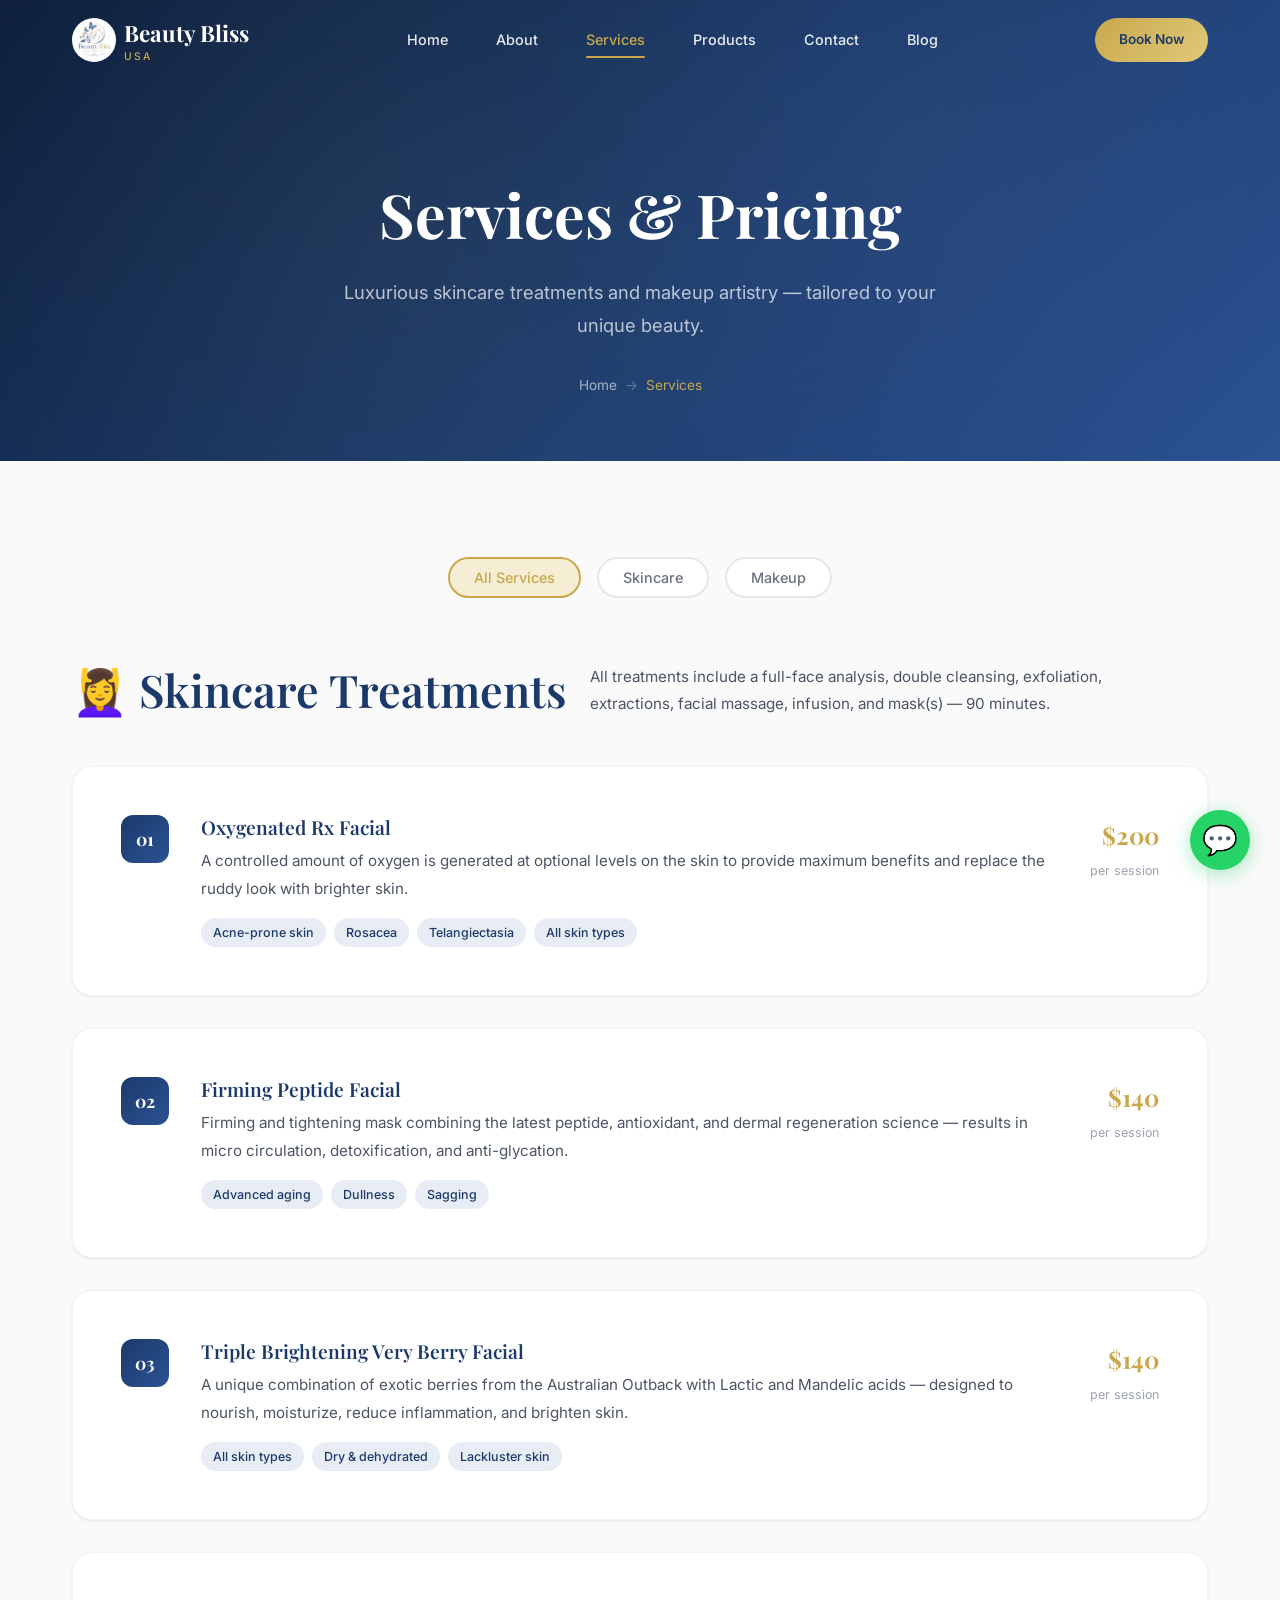
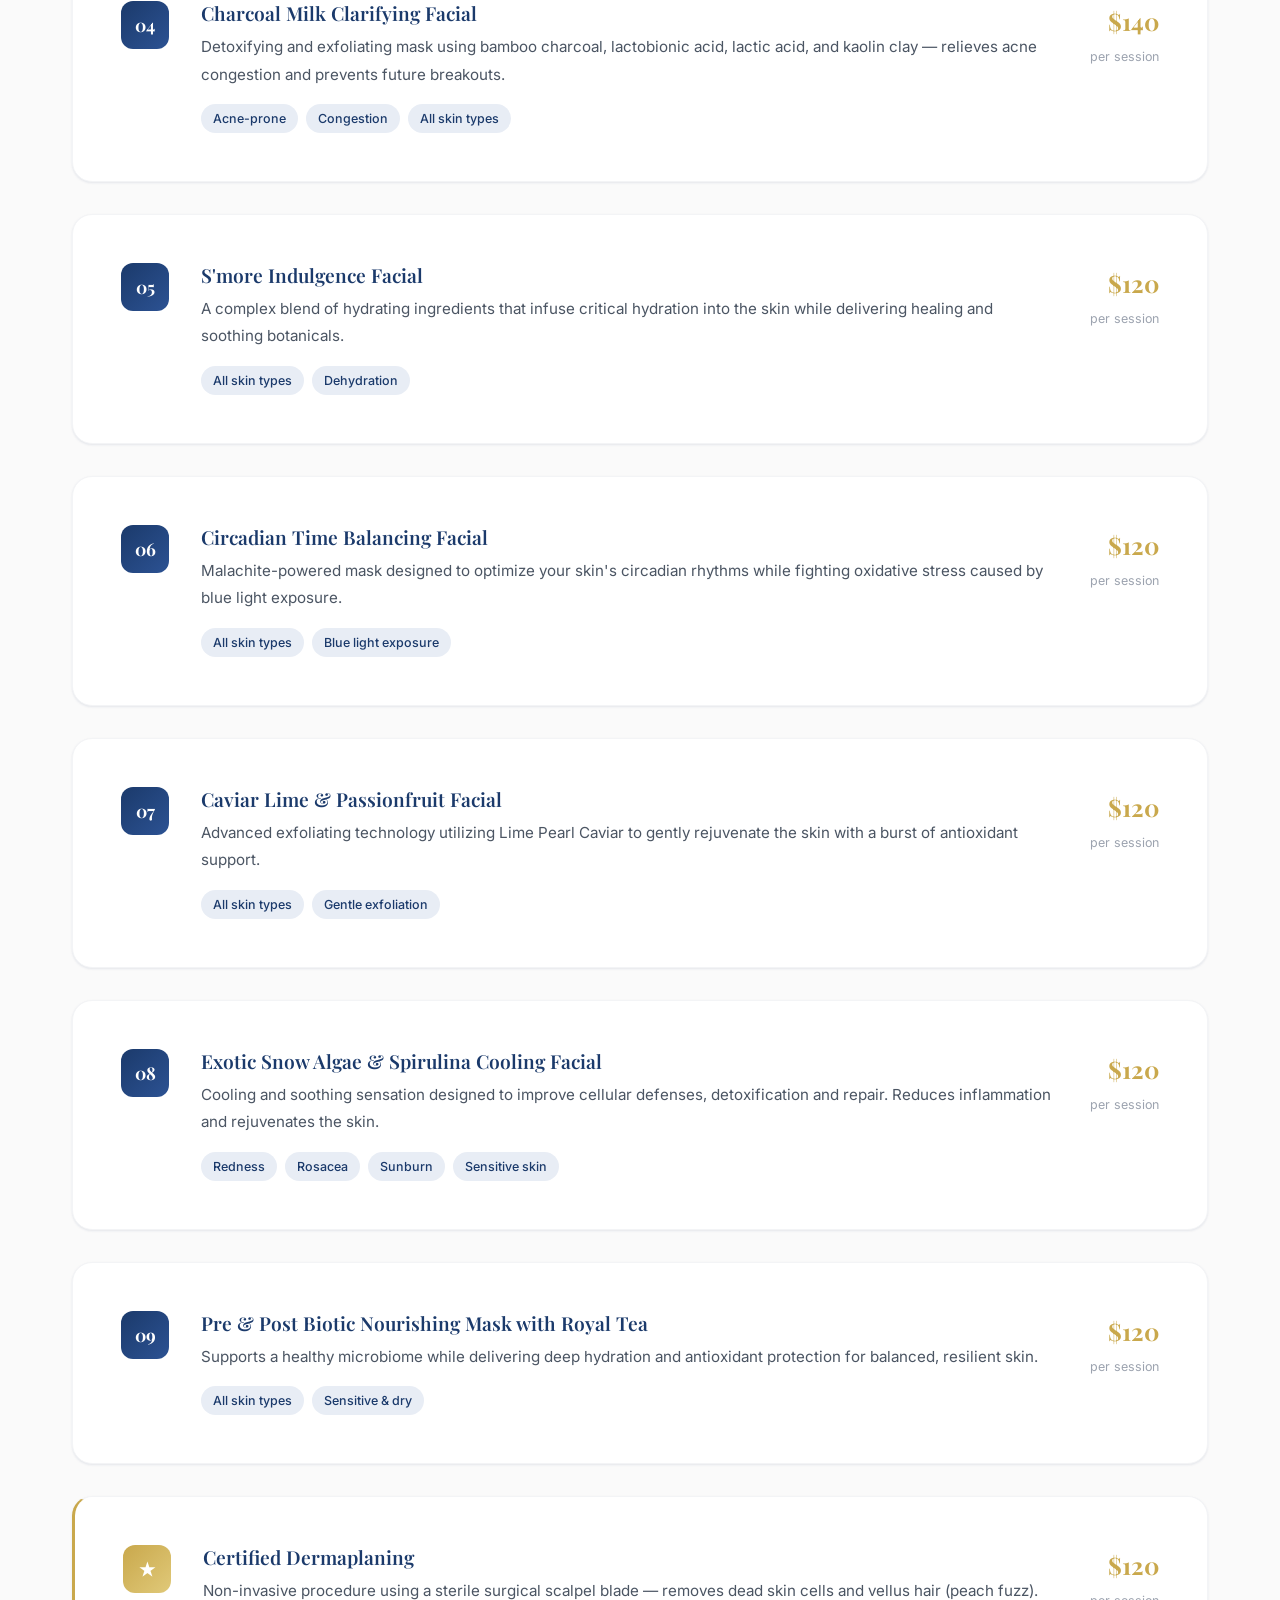
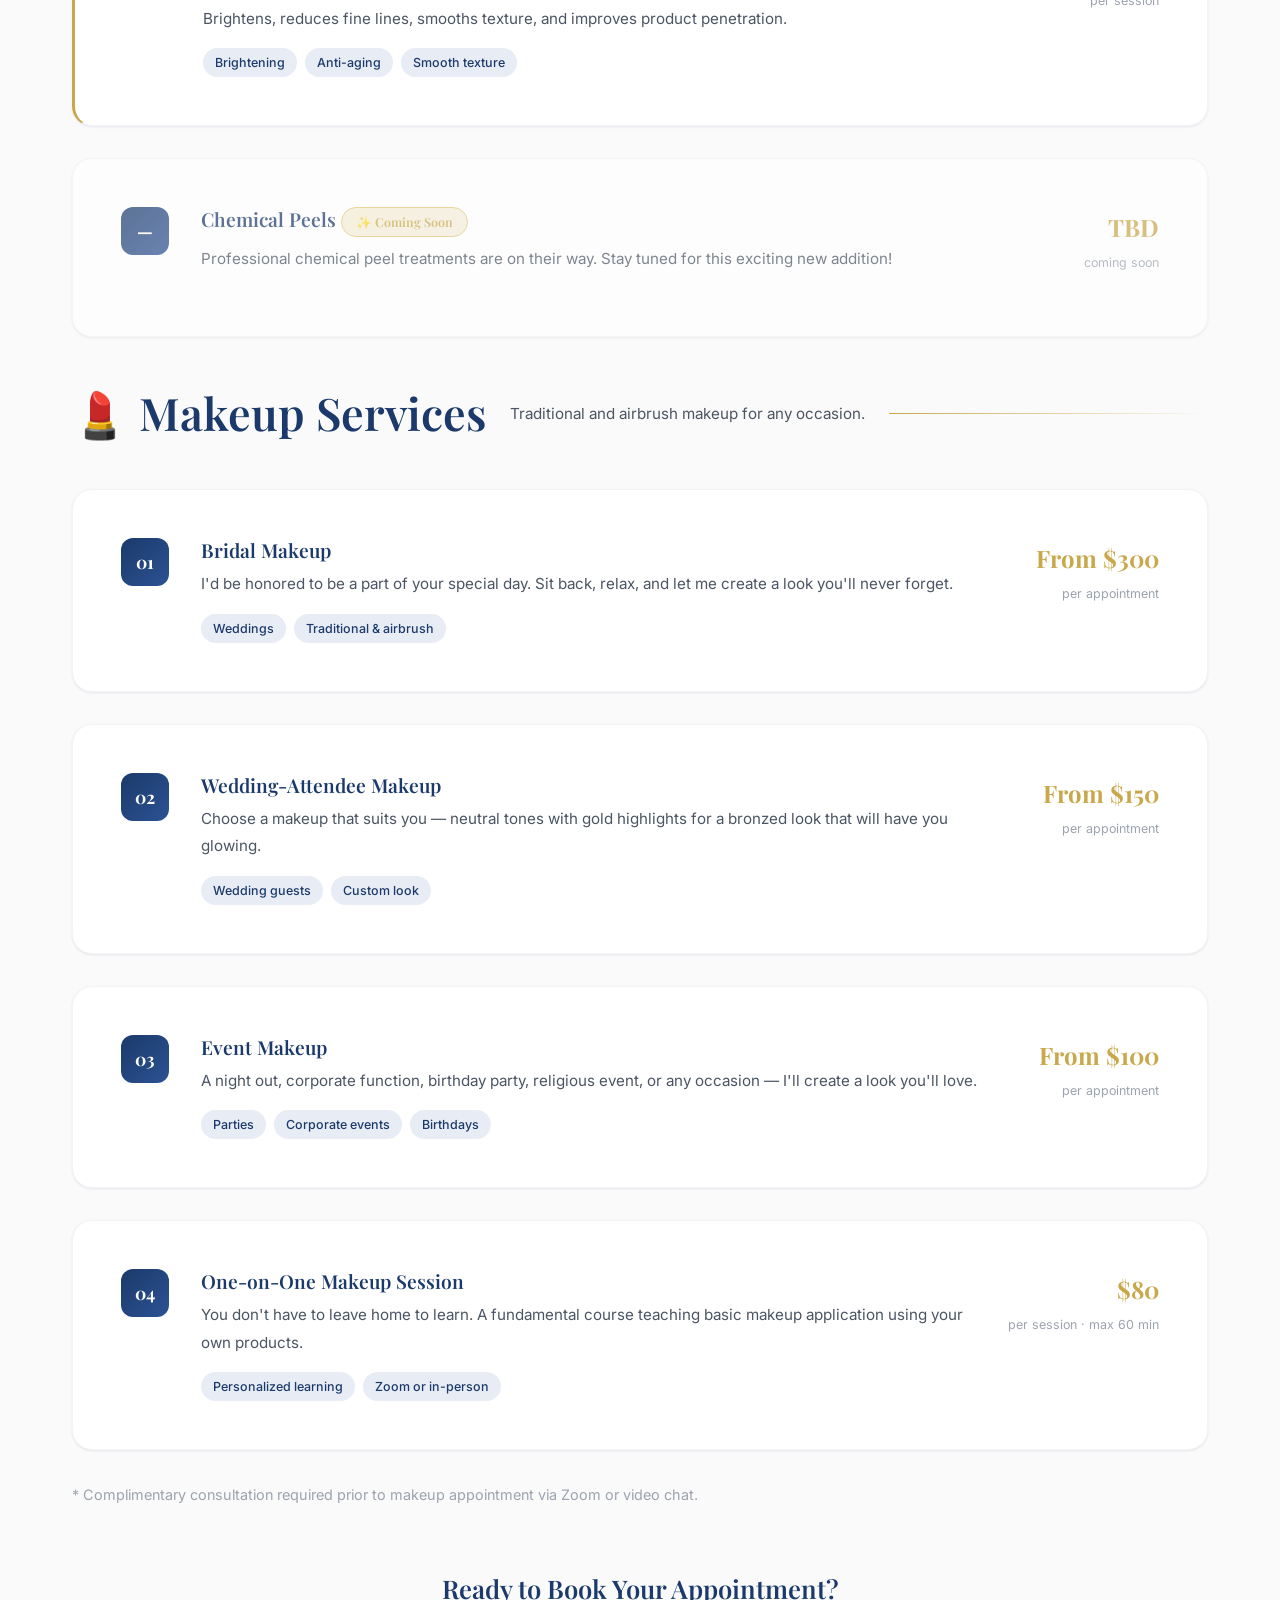
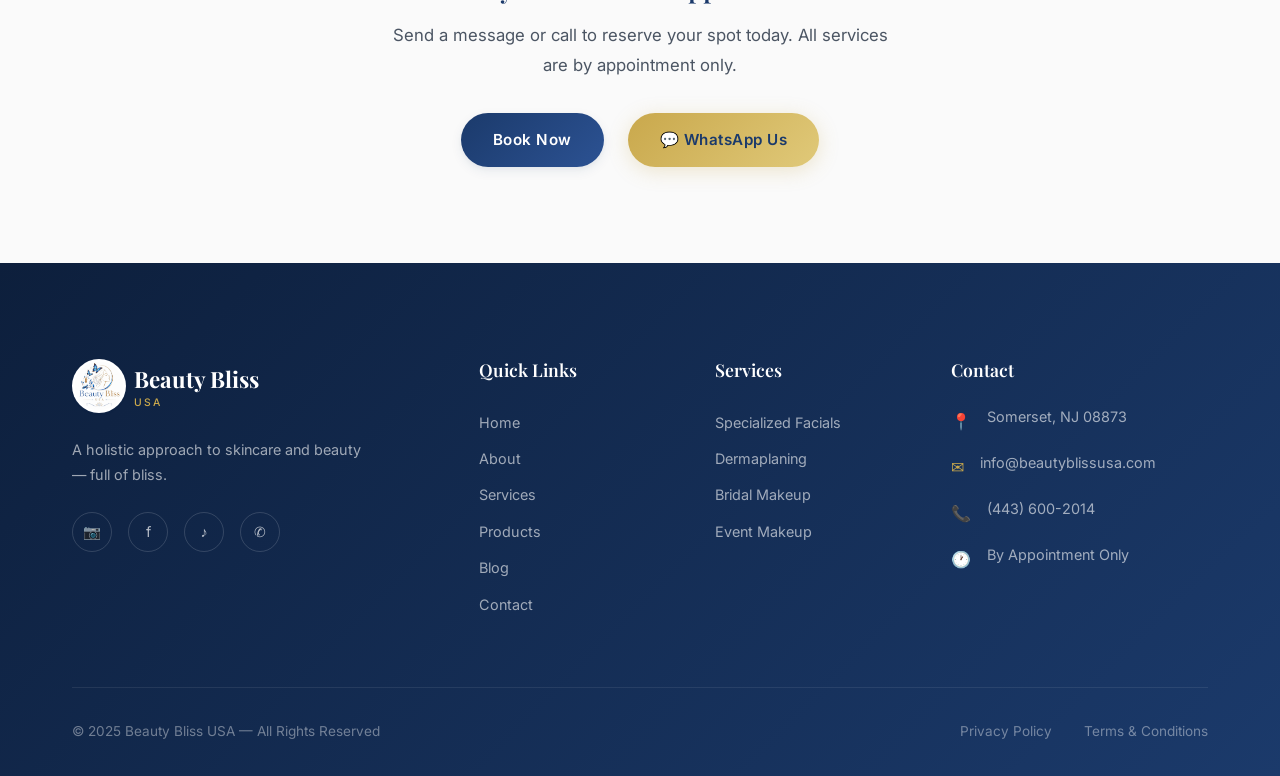
<file: services.html>
<!DOCTYPE html>
<html lang="en">
<head>
  <meta charset="UTF-8">
  <meta name="viewport" content="width=device-width, initial-scale=1.0">
  <title>Services & Pricing — Beauty Bliss USA</title>
  <meta name="description" content="Explore Beauty Bliss USA services: specialized facials from $120, dermaplaning, bridal and event makeup, and one-on-one makeup sessions in Somerset, NJ.">
  <link rel="stylesheet" href="css/style.css">
  <link rel="icon" href="images/logo.jpeg">
</head>
<body>

  <!-- ========== NAVIGATION ========== -->
  <nav class="nav">
    <div class="nav__container">
      <a href="index.html" class="nav__logo">
        <img src="images/logo.jpeg" alt="Beauty Bliss USA logo" class="nav__logo-img">
        <div>
          <span class="nav__logo-text">Beauty Bliss</span>
          <span class="nav__logo-sub">USA</span>
        </div>
      </a>
      <div class="nav__links">
        <a href="index.html" class="nav__link">Home</a>
        <a href="about.html" class="nav__link">About</a>
        <a href="services.html" class="nav__link active">Services</a>
        <a href="products.html" class="nav__link">Products</a>
        <a href="contact.html" class="nav__link">Contact</a>
        <a href="blog.html" class="nav__link">Blog</a>
      </div>
      <a href="contact.html" class="nav__cta">Book Now</a>
      <button class="nav__toggle" aria-label="Menu">
        <span></span><span></span><span></span>
      </button>
    </div>
  </nav>

  <div class="nav__mobile-menu">
    <a href="index.html" class="nav__mobile-link">Home</a>
    <a href="about.html" class="nav__mobile-link">About</a>
    <a href="services.html" class="nav__mobile-link">Services</a>
    <a href="products.html" class="nav__mobile-link">Products</a>
    <a href="contact.html" class="nav__mobile-link">Contact</a>
    <a href="blog.html" class="nav__mobile-link">Blog</a>
    <a href="contact.html" class="btn btn--primary">Book Now</a>
  </div>

  <!-- ========== PAGE HERO ========== -->
  <section class="page-hero">
    <div class="page-hero__bg"></div>
    <h1>Services & Pricing</h1>
    <p>Luxurious skincare treatments and makeup artistry — tailored to your unique beauty.</p>
    <div class="breadcrumb">
      <a href="index.html">Home</a>
      <span class="sep">→</span>
      <span class="current">Services</span>
    </div>
  </section>

  <!-- ========== SERVICES FILTER ========== -->
  <section class="section" id="services">
    <div class="container">
      <div class="services-filter reveal">
        <button class="services-filter__btn active" data-filter="all">All Services</button>
        <button class="services-filter__btn" data-filter="skincare">Skincare</button>
        <button class="services-filter__btn" data-filter="makeup">Makeup</button>
      </div>

      <!-- ========== SKINCARE TREATMENTS ========== -->
      <div class="service-category" data-category="skincare">
        <div class="service-category-header reveal">
          <h2>💆‍♀️ Skincare Treatments</h2>
          <p style="font-size: 0.95rem;">All treatments include a full-face analysis, double cleansing, exfoliation, extractions, facial massage, infusion, and mask(s) — 90 minutes.</p>
        </div>
        <div class="service-detail-grid">
          <div class="service-detail-card reveal">
            <div class="service-detail-card__number">01</div>
            <div class="service-detail-card__content">
              <h3>Oxygenated Rx Facial</h3>
              <p>A controlled amount of oxygen is generated at optional levels on the skin to provide maximum benefits and replace the ruddy look with brighter skin.</p>
              <div class="service-detail-card__tags">
                <span class="service-detail-card__tag">Acne-prone skin</span>
                <span class="service-detail-card__tag">Rosacea</span>
                <span class="service-detail-card__tag">Telangiectasia</span>
                <span class="service-detail-card__tag">All skin types</span>
              </div>
            </div>
            <div class="service-detail-card__price">
              <span class="service-detail-card__price-amount">$200</span>
              <span class="service-detail-card__price-label">per session</span>
            </div>
          </div>

          <div class="service-detail-card reveal">
            <div class="service-detail-card__number">02</div>
            <div class="service-detail-card__content">
              <h3>Firming Peptide Facial</h3>
              <p>Firming and tightening mask combining the latest peptide, antioxidant, and dermal regeneration science — results in micro circulation, detoxification, and anti-glycation.</p>
              <div class="service-detail-card__tags">
                <span class="service-detail-card__tag">Advanced aging</span>
                <span class="service-detail-card__tag">Dullness</span>
                <span class="service-detail-card__tag">Sagging</span>
              </div>
            </div>
            <div class="service-detail-card__price">
              <span class="service-detail-card__price-amount">$140</span>
              <span class="service-detail-card__price-label">per session</span>
            </div>
          </div>

          <div class="service-detail-card reveal">
            <div class="service-detail-card__number">03</div>
            <div class="service-detail-card__content">
              <h3>Triple Brightening Very Berry Facial</h3>
              <p>A unique combination of exotic berries from the Australian Outback with Lactic and Mandelic acids — designed to nourish, moisturize, reduce inflammation, and brighten skin.</p>
              <div class="service-detail-card__tags">
                <span class="service-detail-card__tag">All skin types</span>
                <span class="service-detail-card__tag">Dry & dehydrated</span>
                <span class="service-detail-card__tag">Lackluster skin</span>
              </div>
            </div>
            <div class="service-detail-card__price">
              <span class="service-detail-card__price-amount">$140</span>
              <span class="service-detail-card__price-label">per session</span>
            </div>
          </div>

          <div class="service-detail-card reveal">
            <div class="service-detail-card__number">04</div>
            <div class="service-detail-card__content">
              <h3>Charcoal Milk Clarifying Facial</h3>
              <p>Detoxifying and exfoliating mask using bamboo charcoal, lactobionic acid, lactic acid, and kaolin clay — relieves acne congestion and prevents future breakouts.</p>
              <div class="service-detail-card__tags">
                <span class="service-detail-card__tag">Acne-prone</span>
                <span class="service-detail-card__tag">Congestion</span>
                <span class="service-detail-card__tag">All skin types</span>
              </div>
            </div>
            <div class="service-detail-card__price">
              <span class="service-detail-card__price-amount">$140</span>
              <span class="service-detail-card__price-label">per session</span>
            </div>
          </div>

          <div class="service-detail-card reveal">
            <div class="service-detail-card__number">05</div>
            <div class="service-detail-card__content">
              <h3>S'more Indulgence Facial</h3>
              <p>A complex blend of hydrating ingredients that infuse critical hydration into the skin while delivering healing and soothing botanicals.</p>
              <div class="service-detail-card__tags">
                <span class="service-detail-card__tag">All skin types</span>
                <span class="service-detail-card__tag">Dehydration</span>
              </div>
            </div>
            <div class="service-detail-card__price">
              <span class="service-detail-card__price-amount">$120</span>
              <span class="service-detail-card__price-label">per session</span>
            </div>
          </div>

          <div class="service-detail-card reveal">
            <div class="service-detail-card__number">06</div>
            <div class="service-detail-card__content">
              <h3>Circadian Time Balancing Facial</h3>
              <p>Malachite-powered mask designed to optimize your skin's circadian rhythms while fighting oxidative stress caused by blue light exposure.</p>
              <div class="service-detail-card__tags">
                <span class="service-detail-card__tag">All skin types</span>
                <span class="service-detail-card__tag">Blue light exposure</span>
              </div>
            </div>
            <div class="service-detail-card__price">
              <span class="service-detail-card__price-amount">$120</span>
              <span class="service-detail-card__price-label">per session</span>
            </div>
          </div>

          <div class="service-detail-card reveal">
            <div class="service-detail-card__number">07</div>
            <div class="service-detail-card__content">
              <h3>Caviar Lime & Passionfruit Facial</h3>
              <p>Advanced exfoliating technology utilizing Lime Pearl Caviar to gently rejuvenate the skin with a burst of antioxidant support.</p>
              <div class="service-detail-card__tags">
                <span class="service-detail-card__tag">All skin types</span>
                <span class="service-detail-card__tag">Gentle exfoliation</span>
              </div>
            </div>
            <div class="service-detail-card__price">
              <span class="service-detail-card__price-amount">$120</span>
              <span class="service-detail-card__price-label">per session</span>
            </div>
          </div>

          <div class="service-detail-card reveal">
            <div class="service-detail-card__number">08</div>
            <div class="service-detail-card__content">
              <h3>Exotic Snow Algae & Spirulina Cooling Facial</h3>
              <p>Cooling and soothing sensation designed to improve cellular defenses, detoxification and repair. Reduces inflammation and rejuvenates the skin.</p>
              <div class="service-detail-card__tags">
                <span class="service-detail-card__tag">Redness</span>
                <span class="service-detail-card__tag">Rosacea</span>
                <span class="service-detail-card__tag">Sunburn</span>
                <span class="service-detail-card__tag">Sensitive skin</span>
              </div>
            </div>
            <div class="service-detail-card__price">
              <span class="service-detail-card__price-amount">$120</span>
              <span class="service-detail-card__price-label">per session</span>
            </div>
          </div>

          <div class="service-detail-card reveal">
            <div class="service-detail-card__number">09</div>
            <div class="service-detail-card__content">
              <h3>Pre & Post Biotic Nourishing Mask with Royal Tea</h3>
              <p>Supports a healthy microbiome while delivering deep hydration and antioxidant protection for balanced, resilient skin.</p>
              <div class="service-detail-card__tags">
                <span class="service-detail-card__tag">All skin types</span>
                <span class="service-detail-card__tag">Sensitive & dry</span>
              </div>
            </div>
            <div class="service-detail-card__price">
              <span class="service-detail-card__price-amount">$120</span>
              <span class="service-detail-card__price-label">per session</span>
            </div>
          </div>

          <div class="service-detail-card reveal" style="border-left: 3px solid var(--gold);">
            <div class="service-detail-card__number" style="background: linear-gradient(135deg, var(--gold), var(--gold-light));">★</div>
            <div class="service-detail-card__content">
              <h3>Certified Dermaplaning</h3>
              <p>Non-invasive procedure using a sterile surgical scalpel blade — removes dead skin cells and vellus hair (peach fuzz). Brightens, reduces fine lines, smooths texture, and improves product penetration.</p>
              <div class="service-detail-card__tags">
                <span class="service-detail-card__tag">Brightening</span>
                <span class="service-detail-card__tag">Anti-aging</span>
                <span class="service-detail-card__tag">Smooth texture</span>
              </div>
            </div>
            <div class="service-detail-card__price">
              <span class="service-detail-card__price-amount">$120</span>
              <span class="service-detail-card__price-label">per session</span>
            </div>
          </div>

          <div class="service-detail-card reveal" style="opacity: 0.7;">
            <div class="service-detail-card__number">—</div>
            <div class="service-detail-card__content">
              <h3>Chemical Peels <span class="badge-coming-soon">✨ Coming Soon</span></h3>
              <p>Professional chemical peel treatments are on their way. Stay tuned for this exciting new addition!</p>
            </div>
            <div class="service-detail-card__price">
              <span class="service-detail-card__price-amount">TBD</span>
              <span class="service-detail-card__price-label">coming soon</span>
            </div>
          </div>
        </div>
      </div>

      <!-- ========== MAKEUP SERVICES ========== -->
      <div class="service-category" data-category="makeup">
        <div class="service-category-header reveal">
          <h2>💄 Makeup Services</h2>
          <p style="font-size: 0.95rem;">Traditional and airbrush makeup for any occasion.</p>
        </div>
        <div class="service-detail-grid">
          <div class="service-detail-card reveal">
            <div class="service-detail-card__number">01</div>
            <div class="service-detail-card__content">
              <h3>Bridal Makeup</h3>
              <p>I'd be honored to be a part of your special day. Sit back, relax, and let me create a look you'll never forget.</p>
              <div class="service-detail-card__tags">
                <span class="service-detail-card__tag">Weddings</span>
                <span class="service-detail-card__tag">Traditional & airbrush</span>
              </div>
            </div>
            <div class="service-detail-card__price">
              <span class="service-detail-card__price-amount">From $300</span>
              <span class="service-detail-card__price-label">per appointment</span>
            </div>
          </div>

          <div class="service-detail-card reveal">
            <div class="service-detail-card__number">02</div>
            <div class="service-detail-card__content">
              <h3>Wedding-Attendee Makeup</h3>
              <p>Choose a makeup that suits you — neutral tones with gold highlights for a bronzed look that will have you glowing.</p>
              <div class="service-detail-card__tags">
                <span class="service-detail-card__tag">Wedding guests</span>
                <span class="service-detail-card__tag">Custom look</span>
              </div>
            </div>
            <div class="service-detail-card__price">
              <span class="service-detail-card__price-amount">From $150</span>
              <span class="service-detail-card__price-label">per appointment</span>
            </div>
          </div>

          <div class="service-detail-card reveal">
            <div class="service-detail-card__number">03</div>
            <div class="service-detail-card__content">
              <h3>Event Makeup</h3>
              <p>A night out, corporate function, birthday party, religious event, or any occasion — I'll create a look you'll love.</p>
              <div class="service-detail-card__tags">
                <span class="service-detail-card__tag">Parties</span>
                <span class="service-detail-card__tag">Corporate events</span>
                <span class="service-detail-card__tag">Birthdays</span>
              </div>
            </div>
            <div class="service-detail-card__price">
              <span class="service-detail-card__price-amount">From $100</span>
              <span class="service-detail-card__price-label">per appointment</span>
            </div>
          </div>

          <div class="service-detail-card reveal">
            <div class="service-detail-card__number">04</div>
            <div class="service-detail-card__content">
              <h3>One-on-One Makeup Session</h3>
              <p>You don't have to leave home to learn. A fundamental course teaching basic makeup application using your own products.</p>
              <div class="service-detail-card__tags">
                <span class="service-detail-card__tag">Personalized learning</span>
                <span class="service-detail-card__tag">Zoom or in-person</span>
              </div>
            </div>
            <div class="service-detail-card__price">
              <span class="service-detail-card__price-amount">$80</span>
              <span class="service-detail-card__price-label">per session · max 60 min</span>
            </div>
          </div>
        </div>
        <p style="margin-top: var(--space-xl); font-size: 0.9rem; color: var(--gray-400);">* Complimentary consultation required prior to makeup appointment via Zoom or video chat.</p>
      </div>

      <!-- ========== CTA ========== -->
      <div class="text-center" style="margin-top: var(--space-3xl);">
        <div class="reveal">
          <h3 style="margin-bottom: var(--space-md);">Ready to Book Your Appointment?</h3>
          <p style="max-width: 500px; margin: 0 auto var(--space-xl);">Send a message or call to reserve your spot today. All services are by appointment only.</p>
          <div style="display: flex; justify-content: center; gap: var(--space-lg); flex-wrap: wrap;">
            <a href="contact.html" class="btn btn--blue">Book Now</a>
            <a href="https://wa.me/14436002014" target="_blank" rel="noopener" class="btn btn--primary">💬 WhatsApp Us</a>
          </div>
        </div>
      </div>
    </div>
  </section>

  <!-- ========== FOOTER ========== -->
  <footer class="footer">
    <div class="container">
      <div class="footer__grid">
        <div>
          <a href="index.html" class="nav__logo">
            <img src="images/logo.jpeg" alt="Beauty Bliss USA logo" class="nav__logo-img">
            <div>
              <span class="nav__logo-text">Beauty Bliss</span>
              <span class="nav__logo-sub">USA</span>
            </div>
          </a>
          <p class="footer__brand-text">A holistic approach to skincare and beauty — full of bliss.</p>
          <div class="footer__social">
            <a href="https://www.instagram.com/beauty_bliss_usa/" target="_blank" rel="noopener" class="footer__social-link">📷</a>
            <a href="https://www.facebook.com/" target="_blank" rel="noopener" class="footer__social-link">f</a>
            <a href="https://www.tiktok.com/" target="_blank" rel="noopener" class="footer__social-link">♪</a>
            <a href="https://wa.me/14436002014" target="_blank" rel="noopener" class="footer__social-link">✆</a>
          </div>
        </div>
        <div>
          <h4 class="footer__heading">Quick Links</h4>
          <a href="index.html" class="footer__link">Home</a>
          <a href="about.html" class="footer__link">About</a>
          <a href="services.html" class="footer__link">Services</a>
          <a href="products.html" class="footer__link">Products</a>
          <a href="blog.html" class="footer__link">Blog</a>
          <a href="contact.html" class="footer__link">Contact</a>
        </div>
        <div>
          <h4 class="footer__heading">Services</h4>
          <a href="services.html" class="footer__link">Specialized Facials</a>
          <a href="services.html" class="footer__link">Dermaplaning</a>
          <a href="services.html" class="footer__link">Bridal Makeup</a>
          <a href="services.html" class="footer__link">Event Makeup</a>
        </div>
        <div>
          <h4 class="footer__heading">Contact</h4>
          <div class="footer__contact-item"><span class="icon">📍</span><span>Somerset, NJ 08873</span></div>
          <div class="footer__contact-item"><span class="icon">✉</span><span>info@beautyblissusa.com</span></div>
          <div class="footer__contact-item"><span class="icon">📞</span><span>(443) 600-2014</span></div>
          <div class="footer__contact-item"><span class="icon">🕐</span><span>By Appointment Only</span></div>
        </div>
      </div>
      <div class="footer__bottom">
        <span>© 2025 Beauty Bliss USA — All Rights Reserved</span>
        <div class="footer__bottom-links">
          <a href="#">Privacy Policy</a>
          <a href="#">Terms & Conditions</a>
        </div>
      </div>
    </div>
  </footer>

  <a href="https://wa.me/14436002014" target="_blank" rel="noopener" class="whatsapp-float" aria-label="Chat on WhatsApp">💬</a>
  <script src="js/main.js"></script>
</body>
</html>
</file>
<file: css/style.css>
/* ============================================
   Beauty Bliss USA — Design System & Styles
   ============================================ */

/* ---------- Google Fonts ---------- */
@import url('https://fonts.googleapis.com/css2?family=Playfair+Display:ital,wght@0,400;0,500;0,600;0,700;1,400;1,500&family=Inter:wght@300;400;500;600;700&display=swap');

/* ---------- CSS Custom Properties ---------- */
:root {
  --blue-deep: #1B3A6B;
  --blue-medium: #2C5293;
  --blue-light: #3D6DB5;
  --blue-pale: #E8EDF5;
  --gold: #C9A84C;
  --gold-light: #E0C979;
  --gold-pale: #F5EDD4;
  --lavender: #E8DFF5;
  --lavender-deep: #C4B0E0;
  --rose: #F2D7D9;
  --rose-deep: #D4A0A6;

  --white: #FFFFFF;
  --off-white: #FAFAFA;
  --gray-50: #F9FAFB;
  --gray-100: #F3F4F6;
  --gray-200: #E5E7EB;
  --gray-300: #D1D5DB;
  --gray-400: #9CA3AF;
  --gray-500: #6B7280;
  --gray-600: #4B5563;
  --gray-700: #374151;
  --gray-800: #1F2937;
  --near-black: #1A1A2E;

  --font-heading: 'Playfair Display', Georgia, 'Times New Roman', serif;
  --font-body: 'Inter', -apple-system, BlinkMacSystemFont, 'Segoe UI', sans-serif;

  --space-xs: 0.25rem;
  --space-sm: 0.5rem;
  --space-md: 1rem;
  --space-lg: 1.5rem;
  --space-xl: 2rem;
  --space-2xl: 3rem;
  --space-3xl: 4rem;
  --space-4xl: 6rem;

  --radius-sm: 6px;
  --radius-md: 12px;
  --radius-lg: 20px;
  --radius-xl: 30px;
  --radius-full: 50%;

  --shadow-sm: 0 1px 3px rgba(27,58,107,0.06), 0 1px 2px rgba(27,58,107,0.04);
  --shadow-md: 0 4px 12px rgba(27,58,107,0.08), 0 2px 4px rgba(27,58,107,0.04);
  --shadow-lg: 0 10px 30px rgba(27,58,107,0.10), 0 4px 8px rgba(27,58,107,0.04);
  --shadow-xl: 0 20px 50px rgba(27,58,107,0.12);
  --shadow-gold: 0 4px 20px rgba(201,168,76,0.25);

  --transition-fast: 0.2s ease;
  --transition-base: 0.3s ease;
  --transition-smooth: 0.4s cubic-bezier(0.25, 0.46, 0.45, 0.94);

  --container-max: 1200px;
  --nav-height: 80px;
}

/* ---------- Reset & Base ---------- */
*, *::before, *::after {
  margin: 0;
  padding: 0;
  box-sizing: border-box;
}

html {
  scroll-behavior: smooth;
  font-size: 16px;
  -webkit-font-smoothing: antialiased;
  -moz-osx-font-smoothing: grayscale;
}

body {
  font-family: var(--font-body);
  color: var(--near-black);
  background-color: var(--off-white);
  line-height: 1.7;
  overflow-x: hidden;
}

img { max-width: 100%; height: auto; display: block; }
a { text-decoration: none; color: inherit; transition: color var(--transition-fast); }
ul, ol { list-style: none; }
button { font-family: var(--font-body); cursor: pointer; border: none; background: none; }
input, textarea, select { font-family: var(--font-body); font-size: 1rem; }

/* ---------- Utility Classes ---------- */
.container { max-width: var(--container-max); margin: 0 auto; padding: 0 var(--space-xl); }
.section { padding: var(--space-4xl) 0; }
.section--alt { background-color: var(--white); }
.section--blue { background: linear-gradient(135deg, var(--blue-deep) 0%, var(--blue-medium) 100%); color: var(--white); }
.section--lavender { background: linear-gradient(135deg, var(--lavender) 0%, var(--blue-pale) 100%); }
.text-center { text-align: center; }

/* ---------- Typography ---------- */
h1, h2, h3, h4, h5, h6 {
  font-family: var(--font-heading);
  font-weight: 600;
  line-height: 1.25;
  color: var(--blue-deep);
}
h1 { font-size: clamp(2.2rem, 5vw, 3.8rem); font-weight: 700; }
h2 { font-size: clamp(1.8rem, 3.5vw, 2.8rem); }
h3 { font-size: clamp(1.3rem, 2vw, 1.6rem); }
h4 { font-size: 1.2rem; }
p { color: var(--gray-600); font-size: 1.05rem; line-height: 1.8; }
.lead { font-size: 1.2rem; color: var(--gray-500); }

/* ---------- Section Header ---------- */
.section-header { text-align: center; margin-bottom: var(--space-3xl); }
.section-header__label {
  display: inline-block;
  font-family: var(--font-body);
  font-size: 0.85rem;
  font-weight: 600;
  text-transform: uppercase;
  letter-spacing: 3px;
  color: var(--gold);
  margin-bottom: var(--space-md);
}
.section-header h2 { margin-bottom: var(--space-lg); }
.section-header p { max-width: 600px; margin: 0 auto; font-size: 1.1rem; }
.section--blue .section-header h2, .section--blue .section-header p { color: var(--white); }
.section--blue .section-header p { color: rgba(255,255,255,0.8); }

.accent-line {
  display: block;
  width: 60px;
  height: 3px;
  background: linear-gradient(90deg, var(--gold), var(--gold-light));
  border-radius: 2px;
  margin: var(--space-lg) auto;
}

/* ---------- Buttons ---------- */
.btn {
  display: inline-flex;
  align-items: center;
  justify-content: center;
  gap: var(--space-sm);
  padding: 14px 32px;
  font-size: 0.95rem;
  font-weight: 600;
  letter-spacing: 0.5px;
  border-radius: var(--radius-xl);
  transition: all var(--transition-smooth);
  position: relative;
  overflow: hidden;
}
.btn--primary {
  background: linear-gradient(135deg, var(--gold) 0%, var(--gold-light) 100%);
  color: var(--blue-deep);
  box-shadow: var(--shadow-gold);
}
.btn--primary:hover {
  transform: translateY(-2px);
  box-shadow: 0 8px 30px rgba(201,168,76,0.35);
}
.btn--blue {
  background: linear-gradient(135deg, var(--blue-deep) 0%, var(--blue-medium) 100%);
  color: var(--white);
  box-shadow: var(--shadow-md);
}
.btn--blue:hover {
  transform: translateY(-2px);
  box-shadow: var(--shadow-lg);
}
.btn--outline {
  border: 2px solid rgba(255,255,255,0.75);
  color: var(--white);
  background: transparent;
}
.btn--outline:hover {
  border-color: var(--gold);
  color: var(--gold);
  background: rgba(255,255,255,0.08);
}
.btn--sm {
  padding: 10px 22px;
  font-size: 0.85rem;
}
.btn--ghost {
  border: 2px solid var(--blue-medium);
  color: var(--blue-deep);
  background: transparent;
}
.btn--ghost:hover {
  border-color: var(--gold);
  color: var(--gold);
  background: var(--white);
}
/* ============================================
   NAVIGATION
   ============================================ */
.nav {
  position: fixed;
  top: 0; left: 0; right: 0;
  z-index: 1000;
  height: var(--nav-height);
  display: flex;
  align-items: center;
  transition: all var(--transition-base);
  background: transparent;
}
.nav.scrolled {
  background: rgba(255,255,255,0.95);
  backdrop-filter: blur(20px);
  -webkit-backdrop-filter: blur(20px);
  box-shadow: 0 2px 20px rgba(27,58,107,0.08);
  height: 70px;
}
.nav__container {
  display: flex;
  align-items: center;
  justify-content: space-between;
  max-width: var(--container-max);
  margin: 0 auto;
  padding: 0 var(--space-xl);
  width: 100%;
}
.nav__logo { display: flex; align-items: center; gap: var(--space-sm); z-index: 1001; }
.nav__logo-icon { font-size: 1.8rem; }
.nav__logo-img {
  width: 44px;
  height: 44px;
  object-fit: contain;
  border-radius: 50%;
  background: var(--white);
  padding: 3px;
  box-shadow: var(--shadow-sm);
  flex-shrink: 0;
}
.footer .nav__logo-img { width: 54px; height: 54px; }
.nav__logo-text {
  font-family: var(--font-heading);
  font-size: 1.4rem;
  font-weight: 700;
  color: var(--white);
  transition: color var(--transition-base);
}
.nav.scrolled .nav__logo-text { color: var(--blue-deep); }
.nav__logo-sub {
  font-family: var(--font-body);
  font-size: 0.65rem;
  font-weight: 500;
  text-transform: uppercase;
  letter-spacing: 2px;
  color: var(--gold);
  display: block;
  margin-top: -4px;
}
.nav__links { display: flex; align-items: center; gap: var(--space-2xl); }
.nav__link {
  font-size: 0.9rem;
  font-weight: 500;
  color: rgba(255,255,255,0.9);
  position: relative;
  padding: 4px 0;
  transition: color var(--transition-fast);
}
.nav.scrolled .nav__link { color: var(--gray-600); }
.nav__link::after {
  content: '';
  position: absolute;
  bottom: -2px; left: 0;
  width: 0; height: 2px;
  background: var(--gold);
  transition: width var(--transition-smooth);
  border-radius: 1px;
}
.nav__link:hover, .nav__link.active { color: var(--gold); }
.nav__link:hover::after, .nav__link.active::after { width: 100%; }
.nav__cta {
  padding: 10px 24px;
  font-size: 0.85rem;
  font-weight: 600;
  background: linear-gradient(135deg, var(--gold) 0%, var(--gold-light) 100%);
  color: var(--blue-deep);
  border-radius: var(--radius-xl);
  transition: all var(--transition-smooth);
}
.nav__cta:hover { transform: translateY(-2px); box-shadow: var(--shadow-gold); }

/* Mobile Menu Toggle */
.nav__toggle {
  display: none;
  flex-direction: column;
  gap: 5px;
  z-index: 1001;
  padding: 4px;
}
.nav__toggle span {
  width: 24px; height: 2px;
  background: var(--white);
  border-radius: 2px;
  transition: all var(--transition-base);
}
.nav.scrolled .nav__toggle span { background: var(--blue-deep); }
.nav__toggle.active span:nth-child(1) { transform: rotate(45deg) translate(5px, 5px); }
.nav__toggle.active span:nth-child(2) { opacity: 0; }
.nav__toggle.active span:nth-child(3) { transform: rotate(-45deg) translate(5px, -5px); }

/* Mobile Menu */
.nav__mobile-menu {
  display: none;
  position: fixed;
  top: 0; left: 0; right: 0; bottom: 0;
  background: linear-gradient(135deg, var(--blue-deep) 0%, #0D1F3C 100%);
  z-index: 999;
  flex-direction: column;
  align-items: center;
  justify-content: center;
  gap: var(--space-2xl);
}
.nav__mobile-menu.active { display: flex; }
.nav__mobile-link {
  font-family: var(--font-heading);
  font-size: 1.8rem;
  color: var(--white);
  opacity: 0.9;
  transition: all var(--transition-fast);
}

/* ============================================
   HERO SECTION
   ============================================ */
.hero {
  position: relative;
  min-height: 100vh;
  display: flex;
  align-items: center;
  justify-content: center;
  overflow: hidden;
  background: linear-gradient(135deg, #0D1F3C 0%, var(--blue-deep) 40%, var(--blue-medium) 100%);
}
.hero__bg-pattern {
  position: absolute; inset: 0;
  background:
    radial-gradient(circle at 20% 50%, rgba(201,168,76,0.08) 0%, transparent 50%),
    radial-gradient(circle at 80% 20%, rgba(232,223,245,0.06) 0%, transparent 50%),
    radial-gradient(circle at 60% 80%, rgba(201,168,76,0.05) 0%, transparent 40%);
}
.hero__particles { position: absolute; inset: 0; overflow: hidden; pointer-events: none; }
.hero__particle {
  position: absolute;
  font-size: 1.4rem;
  opacity: 0.12;
  animation: floatParticle 15s ease-in-out infinite;
  color: var(--gold);
}
.hero__particle:nth-child(1) { left: 10%; top: 20%; animation-delay: 0s; animation-duration: 18s; }
.hero__particle:nth-child(2) { left: 85%; top: 15%; animation-delay: 2s; animation-duration: 22s; font-size: 1rem; }
.hero__particle:nth-child(3) { left: 70%; top: 70%; animation-delay: 4s; animation-duration: 16s; }
.hero__particle:nth-child(4) { left: 20%; top: 80%; animation-delay: 6s; animation-duration: 20s; font-size: 1.8rem; }
.hero__particle:nth-child(5) { left: 50%; top: 10%; animation-delay: 1s; animation-duration: 24s; font-size: 0.9rem; }
.hero__particle:nth-child(6) { left: 35%; top: 60%; animation-delay: 3s; animation-duration: 17s; }
.hero__particle:nth-child(7) { left: 90%; top: 50%; animation-delay: 5s; animation-duration: 21s; font-size: 1.2rem; }
.hero__particle:nth-child(8) { left: 5%; top: 55%; animation-delay: 7s; animation-duration: 19s; font-size: 1rem; }

@keyframes floatParticle {
  0%, 100% { transform: translate(0, 0) rotate(0deg); opacity: 0.12; }
  25% { transform: translate(30px, -20px) rotate(5deg); opacity: 0.18; }
  50% { transform: translate(-15px, 15px) rotate(-3deg); opacity: 0.10; }
  75% { transform: translate(20px, 25px) rotate(4deg); opacity: 0.15; }
}

.hero__content { position: relative; z-index: 2; text-align: center; max-width: 800px; padding: 0 var(--space-xl); }
.hero__badge {
  display: inline-flex;
  align-items: center;
  gap: var(--space-sm);
  padding: 8px 20px;
  background: rgba(201,168,76,0.15);
  border: 1px solid rgba(201,168,76,0.3);
  border-radius: var(--radius-xl);
  font-size: 0.8rem;
  font-weight: 600;
  color: var(--gold-light);
  text-transform: uppercase;
  letter-spacing: 2px;
  margin-bottom: var(--space-2xl);
  animation: fadeInDown 0.8s ease forwards;
}
.hero__title {
  color: var(--white);
  font-size: clamp(2.5rem, 6vw, 4.5rem);
  font-weight: 700;
  line-height: 1.15;
  margin-bottom: var(--space-xl);
  animation: fadeInUp 0.8s ease 0.2s forwards;
  opacity: 0;
}
.hero__title em { font-style: italic; color: var(--gold); }
.hero__subtitle {
  font-size: clamp(1rem, 2vw, 1.25rem);
  color: rgba(255,255,255,0.75);
  max-width: 600px;
  margin: 0 auto var(--space-2xl);
  line-height: 1.8;
  animation: fadeInUp 0.8s ease 0.4s forwards;
  opacity: 0;
}
.hero__actions {
  display: flex;
  align-items: center;
  justify-content: center;
  gap: var(--space-lg);
  flex-wrap: wrap;
  animation: fadeInUp 0.8s ease 0.6s forwards;
  opacity: 0;
}
.hero__scroll-indicator {
  position: absolute;
  bottom: 40px;
  left: 50%;
  transform: translateX(-50%);
  z-index: 2;
  animation: bounce 2s ease infinite;
}
.hero__scroll-indicator span {
  display: block;
  width: 24px; height: 38px;
  border: 2px solid rgba(255,255,255,0.3);
  border-radius: 12px;
  position: relative;
}
.hero__scroll-indicator span::after {
  content: '';
  position: absolute;
  top: 6px; left: 50%;
  transform: translateX(-50%);
  width: 4px; height: 8px;
  background: var(--gold);
  border-radius: 2px;
  animation: scrollDot 2s ease infinite;
}
@keyframes bounce {
  0%, 100% { transform: translateX(-50%) translateY(0); }
  50% { transform: translateX(-50%) translateY(8px); }
}
@keyframes scrollDot {
  0% { opacity: 1; top: 6px; }
  50% { opacity: 0.4; top: 10px; }
  100% { opacity: 1; top: 6px; }
}

/* ============================================
   ABOUT PREVIEW (Home Section)
   ============================================ */
.about-preview {
  display: grid;
  grid-template-columns: 1fr 1fr;
  gap: var(--space-4xl);
  align-items: center;
}
.about-preview__image-wrapper { position: relative; }
.about-preview__image {
  width: 100%;
  aspect-ratio: 4/5;
  background: linear-gradient(135deg, var(--blue-pale) 0%, var(--lavender) 100%);
  border-radius: var(--radius-lg);
  overflow: hidden;
  position: relative;
  box-shadow: var(--shadow-lg);
}
.about-preview__image img {
  width: 100%;
  height: 100%;
  object-fit: cover;
  display: block;
}
.about-preview__image-badge {
  position: absolute;
  bottom: 16px; left: 16px;
  background: var(--gold);
  color: var(--blue-deep);
  font-family: var(--font-body);
  font-size: 0.8rem;
  font-weight: 700;
  letter-spacing: 0.5px;
  padding: 8px 16px;
  border-radius: var(--radius-xl);
  box-shadow: var(--shadow-md);
  z-index: 2;
}
.about-preview__image-accent {
  position: absolute;
  top: -15px; right: -15px;
  width: 100px; height: 100px;
  border: 3px solid var(--gold);
  border-radius: var(--radius-lg);
  z-index: -1;
}
.about-preview__content { padding: var(--space-xl) 0; }
.about-preview__label {
  font-size: 0.85rem;
  font-weight: 600;
  text-transform: uppercase;
  letter-spacing: 3px;
  color: var(--gold);
  margin-bottom: var(--space-md);
}
.about-preview h2 { margin-bottom: var(--space-lg); }
.about-preview p { margin-bottom: var(--space-lg); }
.about-preview__credentials {
  display: flex;
  flex-wrap: wrap;
  gap: var(--space-md);
  margin-bottom: var(--space-2xl);
}
.about-preview__tagline {
  font-size: 1.05rem;
  font-weight: 600;
  color: var(--gold);
  margin-bottom: var(--space-lg);
  font-style: italic;
  position: relative;
  padding-left: var(--space-xl);
}
.about-preview__tagline::before {
  content: '✦';
  position: absolute;
  left: 0;
  top: 0;
  color: var(--gold);
}
.about-preview__credential {
  display: inline-flex;
  align-items: center;
  gap: var(--space-sm);
  padding: 8px 16px;
  background: var(--blue-pale);
  border-radius: var(--radius-xl);
  font-size: 0.85rem;
  font-weight: 500;
  color: var(--blue-deep);
}
.about-preview__credential .icon { color: var(--gold); }

/* ============================================
   SERVICES PREVIEW (Home Section)
   ============================================ */
.services-grid {
  display: grid;
  grid-template-columns: repeat(3, 1fr);
  gap: var(--space-xl);
}
.service-card {
  background: var(--white);
  border-radius: var(--radius-lg);
  padding: var(--space-2xl);
  text-align: center;
  box-shadow: var(--shadow-sm);
  border: 1px solid var(--gray-100);
  transition: all var(--transition-smooth);
  position: relative;
  overflow: hidden;
}
.service-card::before {
  content: '';
  position: absolute;
  top: 0; left: 0; right: 0;
  height: 4px;
  background: linear-gradient(90deg, var(--blue-deep), var(--gold));
  transform: scaleX(0);
  transition: transform var(--transition-smooth);
}
.service-card:hover { transform: translateY(-8px); box-shadow: var(--shadow-xl); border-color: transparent; }
.service-card:hover::before { transform: scaleX(1); }
.service-card__icon {
  width: 72px; height: 72px;
  border-radius: var(--radius-md);
  display: flex;
  align-items: center;
  justify-content: center;
  font-size: 2rem;
  margin: 0 auto var(--space-lg);
  background: linear-gradient(135deg, var(--blue-pale) 0%, var(--lavender) 100%);
}
.service-card h3 { margin-bottom: var(--space-md); }
.service-card p { font-size: 0.95rem; margin-bottom: var(--space-lg); }
.service-card__price {
  font-family: var(--font-heading);
  font-size: 1.1rem;
  font-weight: 600;
  color: var(--gold);
  margin-bottom: var(--space-lg);
}

/* ============================================
   TESTIMONIALS
   ============================================ */
.testimonials__wrapper { position: relative; overflow: hidden; }
.testimonials__track {
  display: flex;
  gap: var(--space-xl);
  transition: transform 0.6s cubic-bezier(0.25, 0.46, 0.45, 0.94);
}
.testimonial-card {
  min-width: calc(33.333% - var(--space-xl) * 2 / 3);
  background: rgba(255,255,255,0.08);
  backdrop-filter: blur(10px);
  border: 1px solid rgba(255,255,255,0.12);
  border-radius: var(--radius-lg);
  padding: var(--space-2xl);
}
.testimonial-card__stars {
  display: flex;
  gap: 2px;
  margin-bottom: var(--space-lg);
  color: var(--gold);
  font-size: 1rem;
}
.testimonial-card__text {
  font-size: 1rem;
  line-height: 1.8;
  color: rgba(255,255,255,0.85);
  margin-bottom: var(--space-lg);
  font-style: italic;
}
.testimonial-card__author {
  display: flex;
  align-items: center;
  gap: var(--space-md);
}
.testimonial-card__avatar {
  width: 48px; height: 48px;
  border-radius: var(--radius-full);
  background: linear-gradient(135deg, var(--gold), var(--gold-light));
  display: flex;
  align-items: center;
  justify-content: center;
  font-weight: 700;
  font-size: 1rem;
  color: var(--blue-deep);
}
.testimonial-card__name {
  font-weight: 600;
  color: var(--white);
  font-size: 0.95rem;
}
.testimonial-card__role {
  font-size: 0.8rem;
  color: rgba(255,255,255,0.6);
}
.testimonials__nav {
  display: flex;
  align-items: center;
  justify-content: center;
  gap: var(--space-md);
  margin-top: var(--space-2xl);
}
.testimonials__nav-btn {
  width: 44px; height: 44px;
  border-radius: var(--radius-full);
  border: 2px solid rgba(255,255,255,0.2);
  display: flex;
  align-items: center;
  justify-content: center;
  color: var(--white);
  font-size: 1.1rem;
  transition: all var(--transition-fast);
}
.testimonials__nav-btn:hover {
  border-color: var(--gold);
  background: rgba(201,168,76,0.15);
}

/* ============================================
   INSTAGRAM FEED SECTION
   ============================================ */
.instagram-grid {
  display: grid;
  grid-template-columns: repeat(6, 1fr);
  gap: var(--space-md);
}
.instagram-item {
  aspect-ratio: 1;
  border-radius: var(--radius-md);
  overflow: hidden;
  position: relative;
  cursor: pointer;
  background: linear-gradient(135deg, var(--blue-pale), var(--lavender));
  display: flex;
  align-items: center;
  justify-content: center;
  font-size: 2rem;
}
.instagram-item::after {
  content: '↗';
  position: absolute; inset: 0;
  background: rgba(27,58,107,0.6);
  display: flex;
  align-items: center;
  justify-content: center;
  color: var(--white);
  font-size: 1.5rem;
  opacity: 0;
  transition: opacity var(--transition-base);
}
.instagram-item:hover::after { opacity: 1; }
.instagram-handle {
  display: flex;
  align-items: center;
  justify-content: center;
  gap: var(--space-sm);
  margin-top: var(--space-2xl);
  font-size: 1rem;
  font-weight: 500;
  color: var(--blue-deep);
}
.instagram-handle a { color: var(--gold); font-weight: 600; }

/* ============================================
   NEWSLETTER SECTION
   ============================================ */
.newsletter {
  background: linear-gradient(135deg, var(--blue-pale) 0%, var(--lavender) 100%);
  border-radius: var(--radius-lg);
  padding: var(--space-3xl);
  text-align: center;
  max-width: 700px;
  margin: 0 auto;
}
.newsletter h3 { margin-bottom: var(--space-md); }
.newsletter p { margin-bottom: var(--space-xl); }
.newsletter__form {
  display: flex;
  gap: var(--space-md);
  max-width: 450px;
  margin: 0 auto;
}
.newsletter__input {
  flex: 1;
  padding: 14px 20px;
  border: 2px solid var(--gray-200);
  border-radius: var(--radius-xl);
  font-size: 0.95rem;
  background: var(--white);
  transition: border-color var(--transition-fast);
  outline: none;
}
.newsletter__input:focus { border-color: var(--gold); }

/* ============================================
   FOOTER
   ============================================ */
.footer {
  background: linear-gradient(135deg, #0D1F3C 0%, var(--blue-deep) 100%);
  color: rgba(255,255,255,0.8);
  padding-top: var(--space-4xl);
}
.footer__grid {
  display: grid;
  grid-template-columns: 2fr 1fr 1fr 1.5fr;
  gap: var(--space-3xl);
  padding-bottom: var(--space-3xl);
  border-bottom: 1px solid rgba(255,255,255,0.08);
}
.footer__brand-text {
  font-size: 0.9rem;
  line-height: 1.8;
  color: rgba(255,255,255,0.6);
  margin-top: var(--space-lg);
  max-width: 300px;
}
.footer__heading {
  font-family: var(--font-heading);
  font-size: 1.1rem;
  font-weight: 600;
  color: var(--white);
  margin-bottom: var(--space-lg);
}
.footer__link {
  display: block;
  color: rgba(255,255,255,0.6);
  font-size: 0.9rem;
  padding: 6px 0;
  transition: all var(--transition-fast);
}
.footer__link:hover { color: var(--gold); transform: translateX(4px); }
.footer__contact-item {
  display: flex;
  align-items: flex-start;
  gap: var(--space-md);
  margin-bottom: var(--space-md);
  font-size: 0.9rem;
  color: rgba(255,255,255,0.6);
}
.footer__contact-item .icon { color: var(--gold); font-size: 1rem; margin-top: 3px; }
.footer__social {
  display: flex;
  gap: var(--space-md);
  margin-top: var(--space-lg);
}
.footer__social-link {
  width: 40px; height: 40px;
  border-radius: var(--radius-full);
  border: 1px solid rgba(255,255,255,0.15);
  display: flex;
  align-items: center;
  justify-content: center;
  color: rgba(255,255,255,0.7);
  font-size: 0.9rem;
  transition: all var(--transition-fast);
}
.footer__social-link:hover {
  border-color: var(--gold);
  color: var(--gold);
  background: rgba(201,168,76,0.1);
  transform: translateY(-3px);
}
.footer__bottom {
  display: flex;
  align-items: center;
  justify-content: space-between;
  padding: var(--space-xl) 0;
  font-size: 0.85rem;
  color: rgba(255,255,255,0.4);
}
.footer__bottom-links { display: flex; gap: var(--space-xl); }
.footer__bottom-links a { color: rgba(255,255,255,0.4); }
.footer__bottom-links a:hover { color: var(--gold); }

/* ============================================
   WHATSAPP FLOATING BUTTON
   ============================================ */
.whatsapp-float {
  position: fixed;
  bottom: 30px;
  right: 30px;
  z-index: 999;
  width: 60px; height: 60px;
  border-radius: var(--radius-full);
  background: #25D366;
  display: flex;
  align-items: center;
  justify-content: center;
  color: var(--white);
  font-size: 1.8rem;
  box-shadow: 0 4px 20px rgba(37,211,102,0.4);
  transition: all var(--transition-smooth);
  animation: pulse 2s ease infinite;
}
.whatsapp-float:hover {
  transform: scale(1.1);
  box-shadow: 0 6px 30px rgba(37,211,102,0.5);
}
@keyframes pulse {
  0% { transform: scale(1); box-shadow: 0 4px 20px rgba(37,211,102,0.3); }
  50% { transform: scale(1.06); box-shadow: 0 6px 30px rgba(37,211,102,0.5); }
  100% { transform: scale(1); box-shadow: 0 4px 20px rgba(37,211,102,0.3); }
}

/* ============================================
   PAGE HERO (Subpages)
   ============================================ */
.page-hero {
  padding: calc(var(--nav-height) + var(--space-4xl)) 0 var(--space-3xl);
  background: linear-gradient(135deg, #0D1F3C 0%, var(--blue-deep) 50%, var(--blue-medium) 100%);
  text-align: center;
  position: relative;
  overflow: hidden;
}
.page-hero__bg {
  position: absolute; inset: 0;
  background:
    radial-gradient(circle at 30% 50%, rgba(201,168,76,0.06) 0%, transparent 50%),
    radial-gradient(circle at 70% 30%, rgba(232,223,245,0.04) 0%, transparent 40%);
}
.page-hero h1 { color: var(--white); position: relative; z-index: 1; }
.page-hero p {
  color: rgba(255,255,255,0.7);
  font-size: 1.15rem;
  position: relative;
  z-index: 1;
  margin-top: var(--space-lg);
  max-width: 600px;
  margin-left: auto;
  margin-right: auto;
}
.breadcrumb {
  display: flex;
  align-items: center;
  justify-content: center;
  gap: var(--space-sm);
  margin-top: var(--space-xl);
  font-size: 0.85rem;
  color: rgba(255,255,255,0.5);
  position: relative;
  z-index: 1;
}
.breadcrumb a { color: rgba(255,255,255,0.6); }
.breadcrumb a:hover { color: var(--gold); }
.breadcrumb .sep { color: rgba(255,255,255,0.3); }
.breadcrumb .current { color: var(--gold); }

/* ============================================
   ABOUT PAGE
   ============================================ */
.about-story {
  display: grid;
  grid-template-columns: 1fr 1fr;
  gap: var(--space-4xl);
  align-items: center;
}
.about-story__content h2 { margin-bottom: var(--space-lg); }
.about-story__content p { margin-bottom: var(--space-lg); }
.about-story__media {
  position: relative;
  padding: var(--space-2xl);
}
.about-story__media::before {
  content: '';
  position: absolute;
  bottom: 0; left: 0;
  width: 140px; height: 140px;
  background: linear-gradient(135deg, var(--gold-pale) 0%, var(--gold-light) 100%);
  border-radius: var(--radius-lg);
  z-index: 0;
}
.about-story__image-main {
  position: relative;
  z-index: 1;
  aspect-ratio: 4/5;
  background: linear-gradient(135deg, var(--blue-pale) 0%, var(--lavender) 100%);
  border-radius: var(--radius-lg);
  overflow: hidden;
  box-shadow: var(--shadow-xl);
}
.about-story__image-main img {
  width: 100%;
  height: 100%;
  object-fit: cover;
  display: block;
}
.about-story__badge {
  position: absolute;
  bottom: 16px; left: 16px;
  display: inline-flex;
  align-items: center;
  gap: var(--space-sm);
  padding: 10px 18px;
  background: rgba(255,255,255,0.95);
  backdrop-filter: blur(8px);
  -webkit-backdrop-filter: blur(8px);
  border-radius: var(--radius-xl);
  font-family: var(--font-body);
  font-size: 0.8rem;
  font-weight: 600;
  color: var(--blue-deep);
  box-shadow: var(--shadow-lg);
  z-index: 2;
}
.about-story__image-second {
  position: absolute;
  top: -8px; right: -8px;
  width: 42%;
  aspect-ratio: 4/5;
  background: linear-gradient(135deg, var(--lavender-deep) 0%, var(--gold-pale) 100%);
  border-radius: var(--radius-md);
  overflow: hidden;
  border: 5px solid var(--white);
  box-shadow: var(--shadow-lg);
  z-index: 2;
  transform: rotate(2deg);
  transition: transform var(--transition-base);
}
.about-story__image-second:hover { transform: rotate(0deg) scale(1.02); }
.about-story__image-second img {
  width: 100%;
  height: 100%;
  object-fit: cover;
  display: block;
}
.credentials-grid {
  display: grid;
  grid-template-columns: repeat(3, 1fr);
  gap: var(--space-xl);
}
.credential-card {
  background: var(--white);
  border-radius: var(--radius-lg);
  padding: var(--space-2xl);
  text-align: center;
  box-shadow: var(--shadow-sm);
  border: 1px solid var(--gray-100);
  transition: all var(--transition-smooth);
}
.credential-card:hover { transform: translateY(-5px); box-shadow: var(--shadow-lg); }
.credential-card__icon { font-size: 2.5rem; margin-bottom: var(--space-lg); }
.credential-card h4 { margin-bottom: var(--space-sm); color: var(--blue-deep); }
.credential-card p { font-size: 0.9rem; }

/* Brand Story */
.brand-story {
  display: grid;
  grid-template-columns: 1fr 1fr;
  gap: var(--space-4xl);
  align-items: center;
}
.brand-story__visual {
  aspect-ratio: 1;
  background: linear-gradient(135deg, var(--blue-deep) 0%, var(--blue-medium) 100%);
  border-radius: var(--radius-lg);
  display: flex;
  flex-direction: column;
  align-items: center;
  justify-content: center;
  color: var(--white);
  position: relative;
  overflow: hidden;
}
.brand-story__visual::before {
  content: '';
  position: absolute; inset: 0;
  background: radial-gradient(circle at 50% 50%, rgba(201,168,76,0.08) 0%, transparent 60%);
}
.brand-story__logo {
  position: relative;
  z-index: 1;
  width: 72%;
  max-width: 340px;
  background: var(--white);
  border-radius: var(--radius-lg);
  padding: 24px;
  box-shadow: 0 0 0 5px var(--gold), 0 0 30px rgba(201,168,76,0.4), 0 16px 40px rgba(0,0,0,0.35);
  animation: floatLogo 6s ease-in-out infinite;
  margin-bottom: var(--space-xl);
}
.brand-story__logo img {
  width: 100%;
  height: auto;
  object-fit: contain;
  border-radius: var(--radius-md);
  display: block;
}
.brand-story__visual-text {
  font-family: var(--font-heading);
  font-size: 1.3rem;
  color: var(--gold);
  position: relative;
  z-index: 1;
}

/* ============================================
   SERVICES PAGE
   ============================================ */
.services-filter {
  display: flex;
  align-items: center;
  justify-content: center;
  gap: var(--space-md);
  margin-bottom: var(--space-3xl);
  flex-wrap: wrap;
}
.services-filter__btn {
  padding: 10px 24px;
  border: 2px solid var(--gray-200);
  border-radius: var(--radius-xl);
  font-size: 0.9rem;
  font-weight: 500;
  color: var(--gray-500);
  background: var(--white);
  transition: all var(--transition-fast);
  cursor: pointer;
}
.services-filter__btn:hover,
.services-filter__btn.active {
  border-color: var(--gold);
  color: var(--gold);
  background: var(--gold-pale);
}

/* Service Detail Cards */
.service-detail-grid {
  display: grid;
  gap: var(--space-xl);
}
.service-detail-card {
  display: grid;
  grid-template-columns: auto 1fr auto;
  gap: var(--space-xl);
  align-items: start;
  background: var(--white);
  border-radius: var(--radius-lg);
  padding: var(--space-2xl);
  box-shadow: var(--shadow-sm);
  border: 1px solid var(--gray-100);
  transition: all var(--transition-smooth);
}
.service-detail-card:hover {
  box-shadow: var(--shadow-lg);
  border-color: transparent;
  transform: translateY(-3px);
}
.service-detail-card__number {
  width: 48px; height: 48px;
  border-radius: var(--radius-md);
  background: linear-gradient(135deg, var(--blue-deep), var(--blue-medium));
  color: var(--white);
  display: flex;
  align-items: center;
  justify-content: center;
  font-family: var(--font-heading);
  font-weight: 700;
  font-size: 1.1rem;
  flex-shrink: 0;
}
.service-detail-card__content h3 { margin-bottom: var(--space-sm); font-size: 1.2rem; }
.service-detail-card__content p { font-size: 0.95rem; margin-bottom: var(--space-md); }
.service-detail-card__tags { display: flex; flex-wrap: wrap; gap: var(--space-sm); }
.service-detail-card__tag {
  padding: 4px 12px;
  background: var(--blue-pale);
  border-radius: var(--radius-xl);
  font-size: 0.78rem;
  font-weight: 500;
  color: var(--blue-deep);
}
.service-detail-card__price { text-align: right; flex-shrink: 0; }
.service-detail-card__price-amount {
  font-family: var(--font-heading);
  font-size: 1.5rem;
  font-weight: 700;
  color: var(--gold);
  display: block;
}
.service-detail-card__price-label {
  font-size: 0.78rem;
  color: var(--gray-400);
  margin-top: 4px;
}

/* Section divider */
.service-category-header {
  display: flex;
  align-items: center;
  gap: var(--space-lg);
  margin-bottom: var(--space-2xl);
  margin-top: var(--space-2xl);
}
.service-category-header h2 { white-space: nowrap; }
.service-category-header::after {
  content: '';
  flex: 1;
  height: 1px;
  background: linear-gradient(90deg, var(--gold), transparent);
}

/* Coming Soon Badge */
.badge-coming-soon {
  display: inline-flex;
  align-items: center;
  gap: 6px;
  padding: 6px 14px;
  background: linear-gradient(135deg, var(--gold-pale), rgba(201,168,76,0.2));
  border: 1px solid var(--gold-light);
  border-radius: var(--radius-xl);
  font-size: 0.78rem;
  font-weight: 600;
  color: var(--gold);
}

/* ============================================
   CONTACT PAGE
   ============================================ */
.contact-grid {
  display: grid;
  grid-template-columns: 1fr 1.2fr;
  gap: var(--space-3xl);
  align-items: start;
}
.contact-info {
  padding: var(--space-2xl);
  background: linear-gradient(135deg, var(--blue-deep) 0%, var(--blue-medium) 100%);
  border-radius: var(--radius-lg);
  color: var(--white);
}
.contact-info h3 { color: var(--white); margin-bottom: var(--space-xl); }
.contact-info__item {
  display: flex;
  align-items: flex-start;
  gap: var(--space-md);
  margin-bottom: var(--space-xl);
}
.contact-info__icon {
  width: 44px; height: 44px;
  border-radius: var(--radius-md);
  background: rgba(255,255,255,0.1);
  display: flex;
  align-items: center;
  justify-content: center;
  font-size: 1.1rem;
  color: var(--gold);
  flex-shrink: 0;
}
.contact-info__label {
  font-size: 0.8rem;
  text-transform: uppercase;
  letter-spacing: 1.5px;
  color: rgba(255,255,255,0.5);
  margin-bottom: 4px;
}
.contact-info__value { font-size: 0.95rem; color: rgba(255,255,255,0.9); }
.contact-info__social {
  display: flex;
  gap: var(--space-md);
  margin-top: var(--space-xl);
  padding-top: var(--space-xl);
  border-top: 1px solid rgba(255,255,255,0.1);
}
.contact-form-card {
  background: var(--white);
  border-radius: var(--radius-lg);
  padding: var(--space-2xl);
  box-shadow: var(--shadow-md);
}
.contact-form-card h3 { margin-bottom: var(--space-2xl); }
.form-group { margin-bottom: var(--space-lg); }
.form-group label {
  display: block;
  font-size: 0.85rem;
  font-weight: 600;
  color: var(--gray-700);
  margin-bottom: var(--space-sm);
}
.form-group input,
.form-group textarea,
.form-group select {
  width: 100%;
  padding: 14px 18px;
  border: 2px solid var(--gray-200);
  border-radius: var(--radius-md);
  font-size: 0.95rem;
  background: var(--gray-50);
  transition: all var(--transition-fast);
  outline: none;
  color: var(--near-black);
}
.form-group input:focus,
.form-group textarea:focus,
.form-group select:focus {
  border-color: var(--gold);
  background: var(--white);
  box-shadow: 0 0 0 4px rgba(201,168,76,0.1);
}
.form-group textarea { min-height: 140px; resize: vertical; }
.form-row { display: grid; grid-template-columns: 1fr 1fr; gap: var(--space-lg); }

/* ============================================
   BLOG PAGE
   ============================================ */
.blog-grid {
  display: grid;
  grid-template-columns: repeat(2, 1fr);
  gap: var(--space-xl);
}
.blog-card {
  background: var(--white);
  border-radius: var(--radius-lg);
  overflow: hidden;
  box-shadow: var(--shadow-sm);
  border: 1px solid var(--gray-100);
  transition: all var(--transition-smooth);
}
.blog-card:hover { transform: translateY(-5px); box-shadow: var(--shadow-lg); }
.blog-card__image {
  aspect-ratio: 16/10;
  background: linear-gradient(135deg, var(--blue-pale) 0%, var(--lavender) 100%);
  display: flex;
  align-items: center;
  justify-content: center;
  font-size: 3rem;
  position: relative;
}
.blog-card__category {
  position: absolute;
  top: 16px; left: 16px;
  padding: 6px 14px;
  background: var(--white);
  border-radius: var(--radius-xl);
  font-size: 0.75rem;
  font-weight: 600;
  color: var(--blue-deep);
}
.blog-card__category--gold {
  left: auto; right: 16px;
  background: var(--gold);
  color: var(--blue-deep);
  box-shadow: 0 3px 12px rgba(201,168,76,0.35);
}
.blog-card--soon { border: 1px dashed var(--gray-300); }
.blog-card--soon .blog-card__image { background: linear-gradient(135deg, var(--gray-100) 0%, var(--lavender) 100%); }
.blog-card--soon .blog-card__content { text-align: center; }
.blog-card--soon .blog-card__date { margin-bottom: var(--space-sm); }
/* The dashed card closes the two-column grid as a centered full-width band */
.blog-grid .blog-card--soon:last-child {
  grid-column: 1 / -1;
  justify-self: center;
  width: 100%;
  max-width: 560px;
}
.blog-card__content { padding: var(--space-xl); }
.blog-card__date { font-size: 0.8rem; color: var(--gray-400); margin-bottom: var(--space-sm); }
.blog-card__title {
  font-family: var(--font-heading);
  font-size: 1.1rem;
  color: var(--blue-deep);
  margin-bottom: var(--space-md);
  line-height: 1.4;
}
.blog-card__excerpt { font-size: 0.9rem; color: var(--gray-500); margin-bottom: var(--space-lg); }
.blog-card__link {
  font-size: 0.85rem;
  font-weight: 600;
  color: var(--gold);
  display: inline-flex;
  align-items: center;
  gap: 6px;
  transition: gap var(--transition-fast);
}
.blog-card__link:hover { gap: 10px; }
.blog-coming-soon { text-align: center; padding: var(--space-4xl) 0; }
.blog-coming-soon__icon { font-size: 4rem; margin-bottom: var(--space-xl); opacity: 0.4; }
.blog-disclaimer {
  margin-top: var(--space-3xl);
  padding: var(--space-xl) var(--space-2xl);
  background: var(--gray-50);
  border: 1px solid var(--gray-200);
  border-left: 4px solid var(--gold);
  border-radius: var(--radius-md);
}
.blog-disclaimer p {
  font-size: 0.82rem;
  color: var(--gray-500);
  line-height: 1.7;
}
.blog-disclaimer p + p { margin-top: var(--space-md); }
.blog-disclaimer strong { color: var(--gray-600); }

/* ---------- Blog: pills & featured card ---------- */
.blog-pill {
  display: inline-block;
  padding: 6px 14px;
  background: var(--blue-pale);
  border-radius: var(--radius-xl);
  font-size: 0.72rem;
  font-weight: 700;
  text-transform: uppercase;
  letter-spacing: 1.5px;
  color: var(--blue-deep);
}
.blog-pill--gold { background: var(--gold-pale); color: #8A6D1F; }
.blog-pill--featured { background: var(--blue-deep); color: var(--gold-light); }
.sidebar-tags .blog-pill:hover { background: var(--blue-deep); color: var(--gold-light); }

.blog-featured {
  display: grid;
  grid-template-columns: 5fr 6fr;
  background: var(--white);
  border-radius: var(--radius-lg);
  overflow: hidden;
  border: 1px solid var(--gray-100);
  box-shadow: var(--shadow-lg);
}
.blog-featured__media { position: relative; display: block; min-height: 360px; }
.blog-featured__thumb {
  position: absolute; inset: 0;
  background:
    radial-gradient(circle at 15% 85%, rgba(201,168,76,0.28) 0%, transparent 45%),
    linear-gradient(150deg, var(--blue-deep) 0%, var(--blue-medium) 60%, var(--blue-light) 100%);
  display: flex;
  align-items: center;
  justify-content: center;
  padding: var(--space-xl);
}
.blog-featured__thumb::after {
  content: 'Read the article →';
  position: absolute;
  bottom: 24px; left: 50%;
  transform: translateX(-50%);
  font-size: 0.75rem;
  font-weight: 600;
  letter-spacing: 2.5px;
  text-transform: uppercase;
  color: rgba(255,255,255,0.55);
  white-space: nowrap;
}
.blog-featured__media:hover .flyer--mini { transform: translateY(-6px) scale(1.02); }
.blog-featured__content { padding: var(--space-2xl); display: flex; flex-direction: column; justify-content: center; }
.blog-featured__tags { display: flex; gap: var(--space-sm); margin-bottom: var(--space-lg); }
.blog-featured__title { font-size: clamp(1.6rem, 2.6vw, 2.2rem); margin-bottom: var(--space-lg); }
.blog-featured__excerpt { margin-bottom: var(--space-xl); }
.blog-featured__actions { display: flex; gap: var(--space-md); flex-wrap: wrap; }
.blog-featured__actions .btn--ghost { border-color: var(--blue-pale); }

/* ---------- Blog: flyer graphic ---------- */
.flyer {
  background: var(--white);
  border: 3px solid var(--gold);
  border-radius: var(--radius-md);
  padding: var(--space-2xl);
  text-align: center;
  box-shadow: var(--shadow-xl);
  max-width: 480px;
  margin: 0 auto;
  transition: transform var(--transition-base);
}
.flyer--mini { padding: var(--space-xl); }
.flyer__kicker {
  display: block;
  font-family: var(--font-heading);
  font-size: 1.5rem;
  font-style: italic;
  color: var(--blue-deep);
  line-height: 1.3;
  margin-bottom: var(--space-md);
}
.flyer__title {
  display: block;
  font-family: var(--font-body);
  font-size: 1.05rem;
  font-weight: 700;
  letter-spacing: 1.5px;
  text-transform: uppercase;
  color: var(--blue-deep);
  line-height: 1.45;
  margin-bottom: var(--space-md);
}
.flyer__tagline {
  display: block;
  font-size: 0.9rem;
  font-weight: 600;
  text-transform: uppercase;
  letter-spacing: 2.5px;
  color: var(--gold);
}
.flyer__caption {
  max-width: 580px;
  margin: var(--space-lg) auto 0;
  text-align: center;
  font-size: 0.95rem;
  color: var(--gray-500);
}

/* ---------- Blog: article page ---------- */
.blog-article-grid {
  display: grid;
  grid-template-columns: 1fr 340px;
  gap: var(--space-3xl);
  align-items: start;
}
.blog-article {
  background: var(--white);
  border-radius: var(--radius-lg);
  padding: clamp(var(--space-xl), 4vw, var(--space-4xl));
  box-shadow: var(--shadow-md);
  border: 1px solid var(--gray-100);
}
.blog-article__meta { display: flex; align-items: center; gap: var(--space-sm); flex-wrap: wrap; margin-bottom: var(--space-lg); }
.blog-article__date { font-size: 0.85rem; color: var(--gray-500); margin-left: auto; }
.blog-article__title { font-size: clamp(1.8rem, 3.5vw, 2.6rem); margin-bottom: var(--space-lg); }
.blog-article__lead {
  font-family: var(--font-heading);
  font-size: 1.15rem;
  font-style: italic;
  color: var(--blue-medium);
  margin-bottom: var(--space-2xl);
}
.blog-article__body p { margin-bottom: var(--space-lg); }
.blog-article__body h2 {
  font-size: 1.45rem;
  margin: var(--space-2xl) 0 var(--space-lg);
  position: relative;
  padding-left: 18px;
}
.blog-article__body h2::before {
  content: '';
  position: absolute;
  left: 0; top: 8px; bottom: 8px;
  width: 4px;
  background: linear-gradient(180deg, var(--gold), var(--gold-light));
  border-radius: 2px;
}
.article-list {
  list-style: none;
  margin: 0 0 var(--space-lg);
  padding: var(--space-lg) var(--space-xl);
  background: var(--blue-pale);
  border-radius: var(--radius-md);
  display: grid;
  gap: var(--space-sm);
}
.article-list li {
  position: relative;
  padding-left: 26px;
  color: var(--blue-deep);
  font-weight: 500;
}
.article-list li::before {
  content: '✦';
  position: absolute;
  left: 0; top: 0;
  color: var(--gold);
}
.article-list--check li::before {
  content: '✔';
  font-weight: 700;
}
.article-list--cross { background: var(--rose); }
.article-list--cross li::before {
  content: '✕';
  font-weight: 700;
  color: #B06870;
}
/* Two/three-up info cards used inside blog article bodies (comparisons, ingredient families) */
.info-grid {
  display: grid;
  grid-template-columns: repeat(2, 1fr);
  gap: var(--space-lg);
  margin: 0 0 var(--space-lg);
}
.info-grid--3 { grid-template-columns: repeat(auto-fit, minmax(230px, 1fr)); }
.info-card {
  padding: var(--space-lg);
  background: var(--gray-50);
  border: 1px solid var(--gray-100);
  border-top: 3px solid var(--gold);
  border-radius: var(--radius-md);
}
.info-card h4 {
  font-size: 1rem;
  color: var(--blue-deep);
  margin: 0 0 var(--space-md);
}
.info-card p {
  font-size: 0.95rem;
  color: var(--gray-600);
  margin: 0 0 var(--space-sm);
}
.info-card .article-list {
  background: transparent;
  padding: 0;
  margin: 0 0 var(--space-sm);
}
.info-card .article-list li { font-size: 0.95rem; }

/* Article prev/next navigation */
.blog-post-nav {
  display: flex;
  justify-content: space-between;
  gap: var(--space-lg);
  margin-top: var(--space-2xl);
  padding-top: var(--space-lg);
  border-top: 1px solid var(--gray-200);
}
.blog-post-nav a {
  text-decoration: none;
  flex: 1;
  max-width: 48%;
}
.blog-post-nav a.blog-post-nav--next { text-align: right; }
.blog-post-nav__label {
  display: block;
  font-size: 0.75rem;
  font-weight: 700;
  letter-spacing: 1.5px;
  text-transform: uppercase;
  color: var(--gold);
  margin-bottom: var(--space-xs);
}
.blog-post-nav__title {
  display: block;
  font-size: 1rem;
  color: var(--blue-deep);
  font-weight: 600;
  line-height: 1.5;
  transition: color var(--transition-fast);
}
.blog-post-nav a:hover .blog-post-nav__title { color: var(--blue-medium); }
.blog-post-nav__spacer { flex: 1; }
.blog-article__body a {
  color: var(--gold);
  font-weight: 600;
  text-decoration: underline;
  text-underline-offset: 3px;
}
.blog-article__body h3 {
  font-size: 1.15rem;
  color: var(--blue-deep);
  margin: var(--space-2xl) 0 var(--space-md);
}
.sign-list {
  list-style: none;
  margin: 0 0 var(--space-lg);
  display: grid;
  gap: var(--space-lg);
  counter-reset: sign;
}
.sign-list li {
  display: flex;
  align-items: flex-start;
  gap: var(--space-md);
  padding: var(--space-lg);
  background: var(--gray-50);
  border: 1px solid var(--gray-100);
  border-left: 3px solid var(--gold);
  border-radius: var(--radius-md);
  counter-increment: sign;
}
.sign-list__num {
  flex-shrink: 0;
  width: 44px; height: 44px;
  border-radius: 50%;
  background: linear-gradient(135deg, var(--blue-deep), var(--blue-medium));
  color: var(--gold-light);
  display: flex;
  align-items: center;
  justify-content: center;
  font-family: var(--font-heading);
  font-size: 0.85rem;
  font-weight: 700;
}
.sign-list__num::after { content: counter(sign, decimal-leading-zero); }
.sign-list h3 {
  font-size: 1.05rem;
  color: var(--blue-deep);
  margin: 0 0 var(--space-sm);
}
.sign-list p { font-size: 0.95rem; color: var(--gray-600); margin: 0; }
.author-box {
  display: flex;
  gap: var(--space-lg);
  align-items: center;
  margin-top: var(--space-2xl);
  padding: var(--space-xl);
  background: linear-gradient(135deg, var(--lavender) 0%, var(--blue-pale) 100%);
  border-radius: var(--radius-md);
}
.author-box__avatar {
  width: 64px; height: 64px;
  border-radius: 50%;
  background: linear-gradient(135deg, var(--blue-deep), var(--blue-medium));
  color: var(--gold-light);
  display: flex;
  align-items: center;
  justify-content: center;
  font-family: var(--font-heading);
  font-size: 1.4rem;
  font-weight: 700;
  flex-shrink: 0;
}
.author-box__label { font-size: 0.75rem; text-transform: uppercase; letter-spacing: 2px; color: var(--gray-500); }
.author-box__name { font-family: var(--font-heading); font-size: 1.2rem; color: var(--blue-deep); }
.author-box__role { font-size: 0.9rem; color: var(--gray-600); }
.article-nav {
  display: flex;
  justify-content: space-between;
  gap: var(--space-md);
  flex-wrap: wrap;
  margin-top: var(--space-2xl);
}

/* ---------- Blog: sidebar ---------- */
.blog-sidebar { display: grid; gap: var(--space-xl); position: sticky; top: 110px; }
.sidebar-widget {
  background: var(--white);
  border: 1px solid var(--gray-100);
  border-radius: var(--radius-md);
  padding: var(--space-xl);
  box-shadow: var(--shadow-sm);
}
.sidebar-widget h4 { margin-bottom: var(--space-lg); color: var(--blue-deep); }
.author-mini { display: flex; gap: var(--space-md); align-items: flex-start; }
.author-mini__avatar {
  width: 52px; height: 52px;
  border-radius: 50%;
  background: linear-gradient(135deg, var(--blue-deep), var(--blue-medium));
  color: var(--gold-light);
  display: flex;
  align-items: center;
  justify-content: center;
  font-family: var(--font-heading);
  font-weight: 700;
  flex-shrink: 0;
}
.author-mini__name { font-family: var(--font-heading); font-weight: 600; color: var(--blue-deep); }
.author-mini__role { font-size: 0.82rem; color: var(--gray-500); margin-top: 4px; line-height: 1.5; }
.recent-post { display: block; padding: var(--space-md) 0; border-bottom: 1px solid var(--gray-100); }
.recent-post:last-child { border-bottom: none; }
.recent-post__title { display: block; font-size: 0.92rem; font-weight: 600; color: var(--gray-700); transition: color var(--transition-fast); }
.recent-post:hover .recent-post__title { color: var(--gold); }
.recent-post__date { display: block; font-size: 0.78rem; color: var(--gray-400); margin-top: 2px; }
.sidebar-tags { display: flex; flex-wrap: wrap; gap: var(--space-sm); }
.sidebar-cta {
  background: linear-gradient(135deg, var(--blue-deep) 0%, var(--blue-medium) 100%);
  color: var(--white);
  border-radius: var(--radius-md);
  padding: var(--space-xl);
  text-align: center;
}
.sidebar-cta h4 { color: var(--white); }
.sidebar-cta p { color: rgba(255,255,255,0.75); font-size: 0.9rem; margin-bottom: var(--space-lg); }
.blog-coming-soon h3 { margin-bottom: var(--space-md); color: var(--gray-400); }

/* ============================================
   PRODUCTS PAGE
   ============================================ */
.products-grid {
  display: grid;
  grid-template-columns: repeat(3, 1fr);
  gap: var(--space-2xl);
}
.product-card {
  background: var(--white);
  border-radius: var(--radius-lg);
  overflow: hidden;
  border: 1px solid var(--gray-100);
  box-shadow: var(--shadow-md);
  transition: transform var(--transition-base), box-shadow var(--transition-base);
  display: flex;
  flex-direction: column;
}
.product-card:hover {
  transform: translateY(-6px);
  box-shadow: var(--shadow-xl);
}
.product-card__image {
  position: relative;
  aspect-ratio: 1 / 1;
  overflow: hidden;
  background: linear-gradient(135deg, var(--gray-50) 0%, var(--lavender) 50%, var(--blue-pale) 100%);
}
.product-card__image img {
  width: 100%;
  height: 100%;
  object-fit: cover;
  transition: transform 0.5s cubic-bezier(0.25, 0.46, 0.45, 0.94);
}
.product-card:hover .product-card__image img {
  transform: scale(1.06);
}
.product-card__content {
  padding: var(--space-xl);
  flex: 1;
  display: flex;
  flex-direction: column;
}
.product-card__price {
  display: inline-flex;
  align-items: center;
  justify-content: center;
  padding: 6px 18px;
  background: linear-gradient(135deg, var(--gold), var(--gold-light));
  color: var(--white);
  font-family: var(--font-heading);
  font-size: 1.1rem;
  font-weight: 700;
  border-radius: var(--radius-xl);
  margin-bottom: var(--space-md);
  align-self: flex-start;
  box-shadow: var(--shadow-gold);
  letter-spacing: 0.5px;
}
.product-card__content h3 {
  font-family: var(--font-heading);
  font-size: 1.15rem;
  color: var(--blue-deep);
  margin-bottom: var(--space-md);
  line-height: 1.4;
}
.product-card__content > p {
  font-size: 0.9rem;
  color: var(--gray-600);
  line-height: 1.7;
  margin-bottom: var(--space-lg);
}
.product-card__tags {
  display: flex;
  flex-wrap: wrap;
  gap: var(--space-sm);
  margin-bottom: var(--space-lg);
}
.product-card__tag {
  display: inline-block;
  padding: 4px 12px;
  background: var(--blue-pale);
  border-radius: var(--radius-xl);
  font-size: 0.72rem;
  font-weight: 600;
  color: var(--blue-deep);
  letter-spacing: 0.5px;
  transition: background var(--transition-fast), color var(--transition-fast);
}
.product-card:hover .product-card__tag {
  background: var(--blue-deep);
  color: var(--gold-light);
}
.product-card__recommended {
  font-size: 0.82rem;
  color: var(--gray-500);
  line-height: 1.6;
  margin-top: auto;
  padding-top: var(--space-md);
  border-top: 1px solid var(--gray-100);
}
.product-card__recommended strong {
  color: var(--gold);
  font-weight: 700;
}

/* ============================================
   ANIMATIONS
   ============================================ */
@keyframes fadeInUp {
  from { opacity: 0; transform: translateY(30px); }
  to   { opacity: 1; transform: translateY(0); }
}
@keyframes fadeInDown {
  from { opacity: 0; transform: translateY(-20px); }
  to   { opacity: 1; transform: translateY(0); }
}
@keyframes fadeInLeft {
  from { opacity: 0; transform: translateX(-30px); }
  to   { opacity: 1; transform: translateX(0); }
}
@keyframes fadeInRight {
  from { opacity: 0; transform: translateX(30px); }
  to   { opacity: 1; transform: translateX(0); }
}
@keyframes floatLogo {
  0%, 100% { transform: translateY(0); }
  50% { transform: translateY(-10px); }
}

/* Scroll-reveal classes */
.reveal {
  opacity: 0;
  transform: translateY(30px);
  transition: all 0.7s cubic-bezier(0.25, 0.46, 0.45, 0.94);
}
.reveal.revealed { opacity: 1; transform: translateY(0); }
.reveal--left { transform: translateX(-40px); }
.reveal--left.revealed { transform: translateX(0); }
.reveal--right { transform: translateX(40px); }
.reveal--right.revealed { transform: translateX(0); }
.reveal--scale { transform: scale(0.95); }
.reveal--scale.revealed { transform: scale(1); }

/* Stagger delays */
.delay-1 { transition-delay: 0.1s; }
.delay-2 { transition-delay: 0.2s; }
.delay-3 { transition-delay: 0.3s; }
.delay-4 { transition-delay: 0.4s; }
.delay-5 { transition-delay: 0.5s; }
.delay-6 { transition-delay: 0.6s; }
/* ============================================
   RESPONSIVE DESIGN
   ============================================ */
@media (max-width: 1024px) {
  .products-grid {
    grid-template-columns: repeat(2, 1fr);
  }
}

@media (max-width: 768px) {
  .products-grid {
    grid-template-columns: 1fr;
  }
}

@media (max-width: 1024px) {
  .about-preview, .about-story, .brand-story {
    grid-template-columns: 1fr;
    gap: var(--space-2xl);
  }
  .services-grid { grid-template-columns: repeat(2, 1fr); }
  .footer__grid { grid-template-columns: 1fr 1fr; gap: var(--space-2xl); }
  .testimonial-card { min-width: calc(50% - var(--space-xl) / 2); }
  .contact-grid { grid-template-columns: 1fr; }
  .credentials-grid { grid-template-columns: repeat(2, 1fr); }
  .instagram-grid { grid-template-columns: repeat(3, 1fr); }
  .blog-featured { grid-template-columns: 1fr; }
  .blog-featured__media { min-height: 300px; }
  .blog-article-grid { grid-template-columns: 1fr; }
  .blog-sidebar { position: static; grid-template-columns: repeat(2, 1fr); }
}

@media (max-width: 768px) {
  .products-grid { grid-template-columns: 1fr; }
  :root { --nav-height: 70px; }
  .nav__links, .nav__cta { display: none; }
  .nav__toggle { display: flex; }
  .section { padding: var(--space-3xl) 0; }
  .hero { min-height: 90vh; }
  .hero__title { font-size: clamp(2rem, 7vw, 3rem); }
  .hero__actions { flex-direction: column; }
  .services-grid { grid-template-columns: 1fr; }
  .testimonial-card { min-width: 100%; }
  .footer__grid { grid-template-columns: 1fr; gap: var(--space-2xl); }
  .footer__bottom { flex-direction: column; gap: var(--space-md); text-align: center; }
  .blog-grid { grid-template-columns: 1fr; }
  .info-grid { grid-template-columns: 1fr; }
  .blog-post-nav { flex-direction: column; }
  .blog-post-nav a { width: 100%; max-width: 100%; }
  .blog-post-nav a.blog-post-nav--next { text-align: left; }
  .service-detail-card { grid-template-columns: 1fr; }
  .service-detail-card__price { text-align: left; }
  .form-row { grid-template-columns: 1fr; }
  .newsletter__form { flex-direction: column; }
  .credentials-grid { grid-template-columns: 1fr; }
  .instagram-grid { grid-template-columns: repeat(3, 1fr); }
  .service-category-header { flex-direction: column; align-items: flex-start; gap: var(--space-sm); }
  .service-category-header::after { width: 60px; height: 3px; background: var(--gold); }
  .blog-sidebar { grid-template-columns: 1fr; }
}

@media (max-width: 480px) {
  .container { padding: 0 var(--space-lg); }
  .hero__badge { font-size: 0.7rem; padding: 6px 14px; }
  .instagram-grid { grid-template-columns: repeat(2, 1fr); }
  .whatsapp-float { bottom: 20px; right: 20px; width: 54px; height: 54px; font-size: 1.5rem; }
  .about-story__media { padding: var(--space-lg); }
  .about-story__image-second { width: 40%; border-width: 4px; transform: rotate(0deg); }
}
</file>
